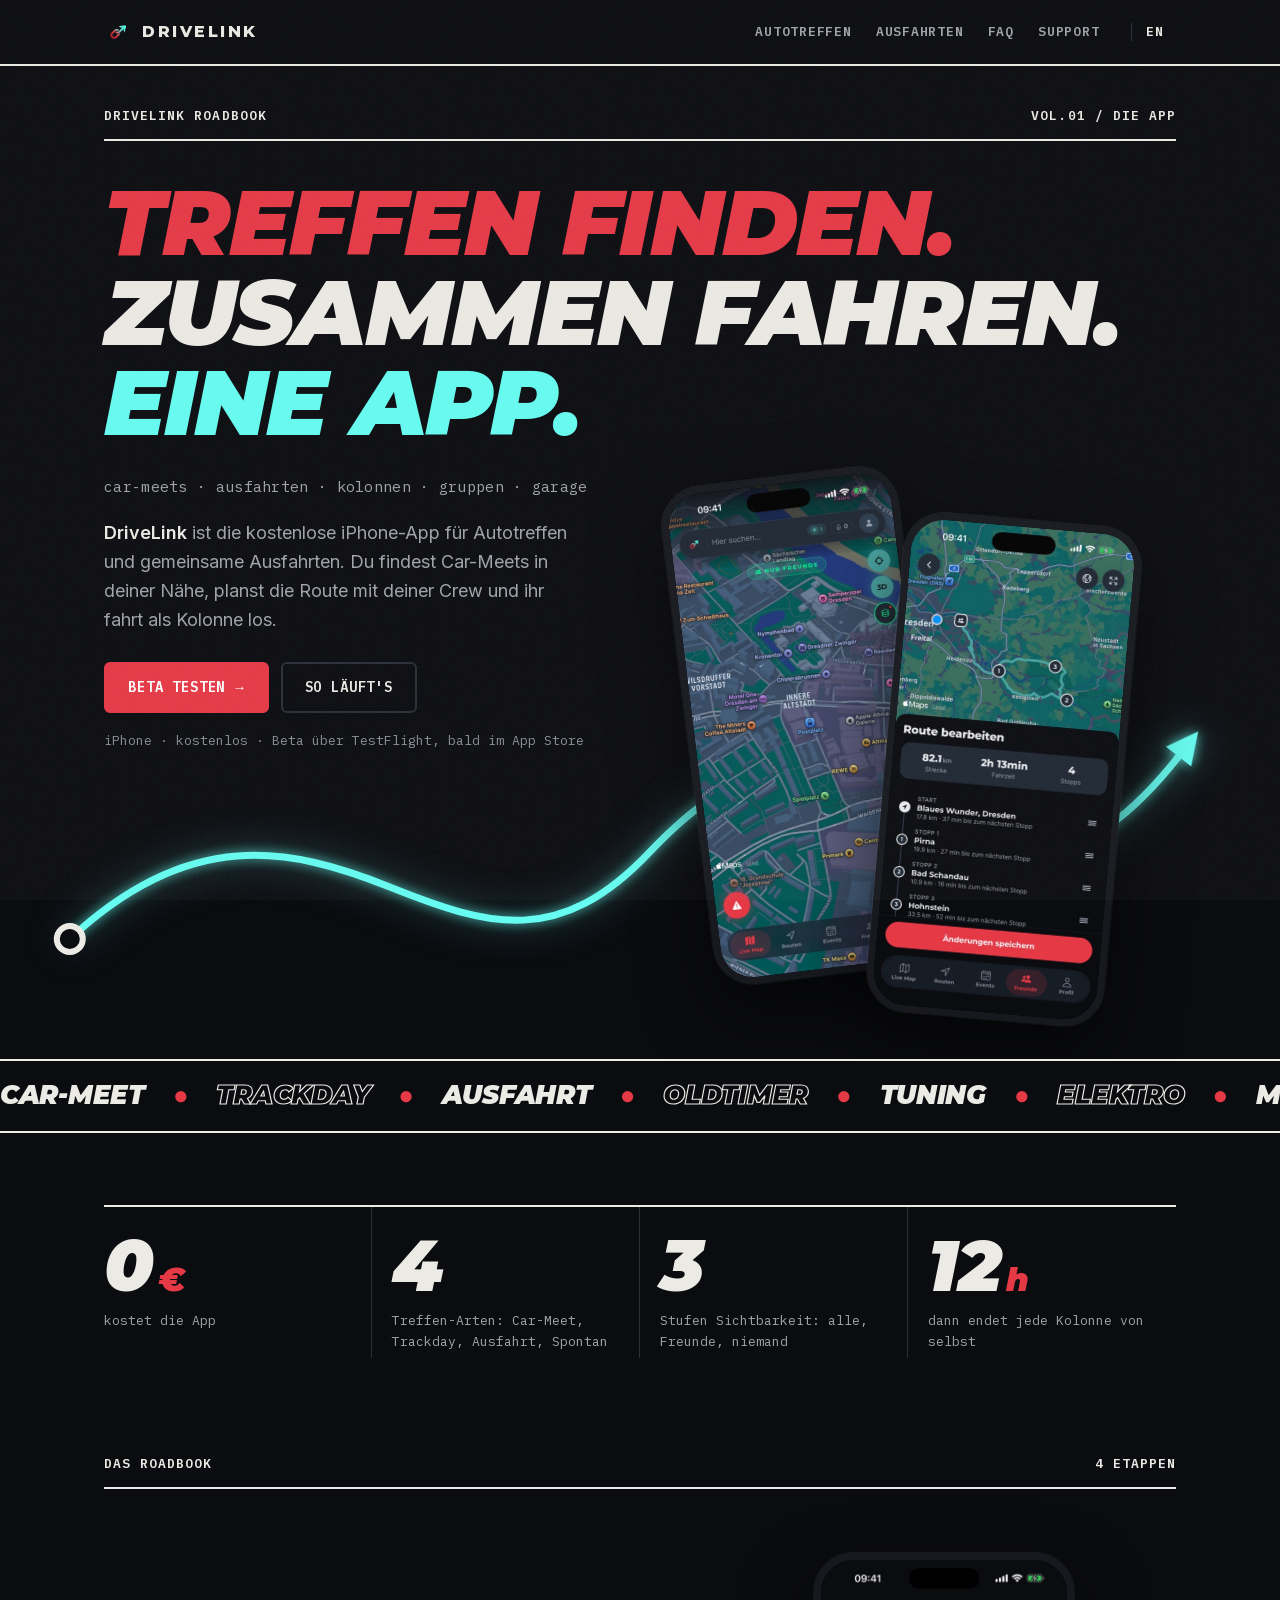
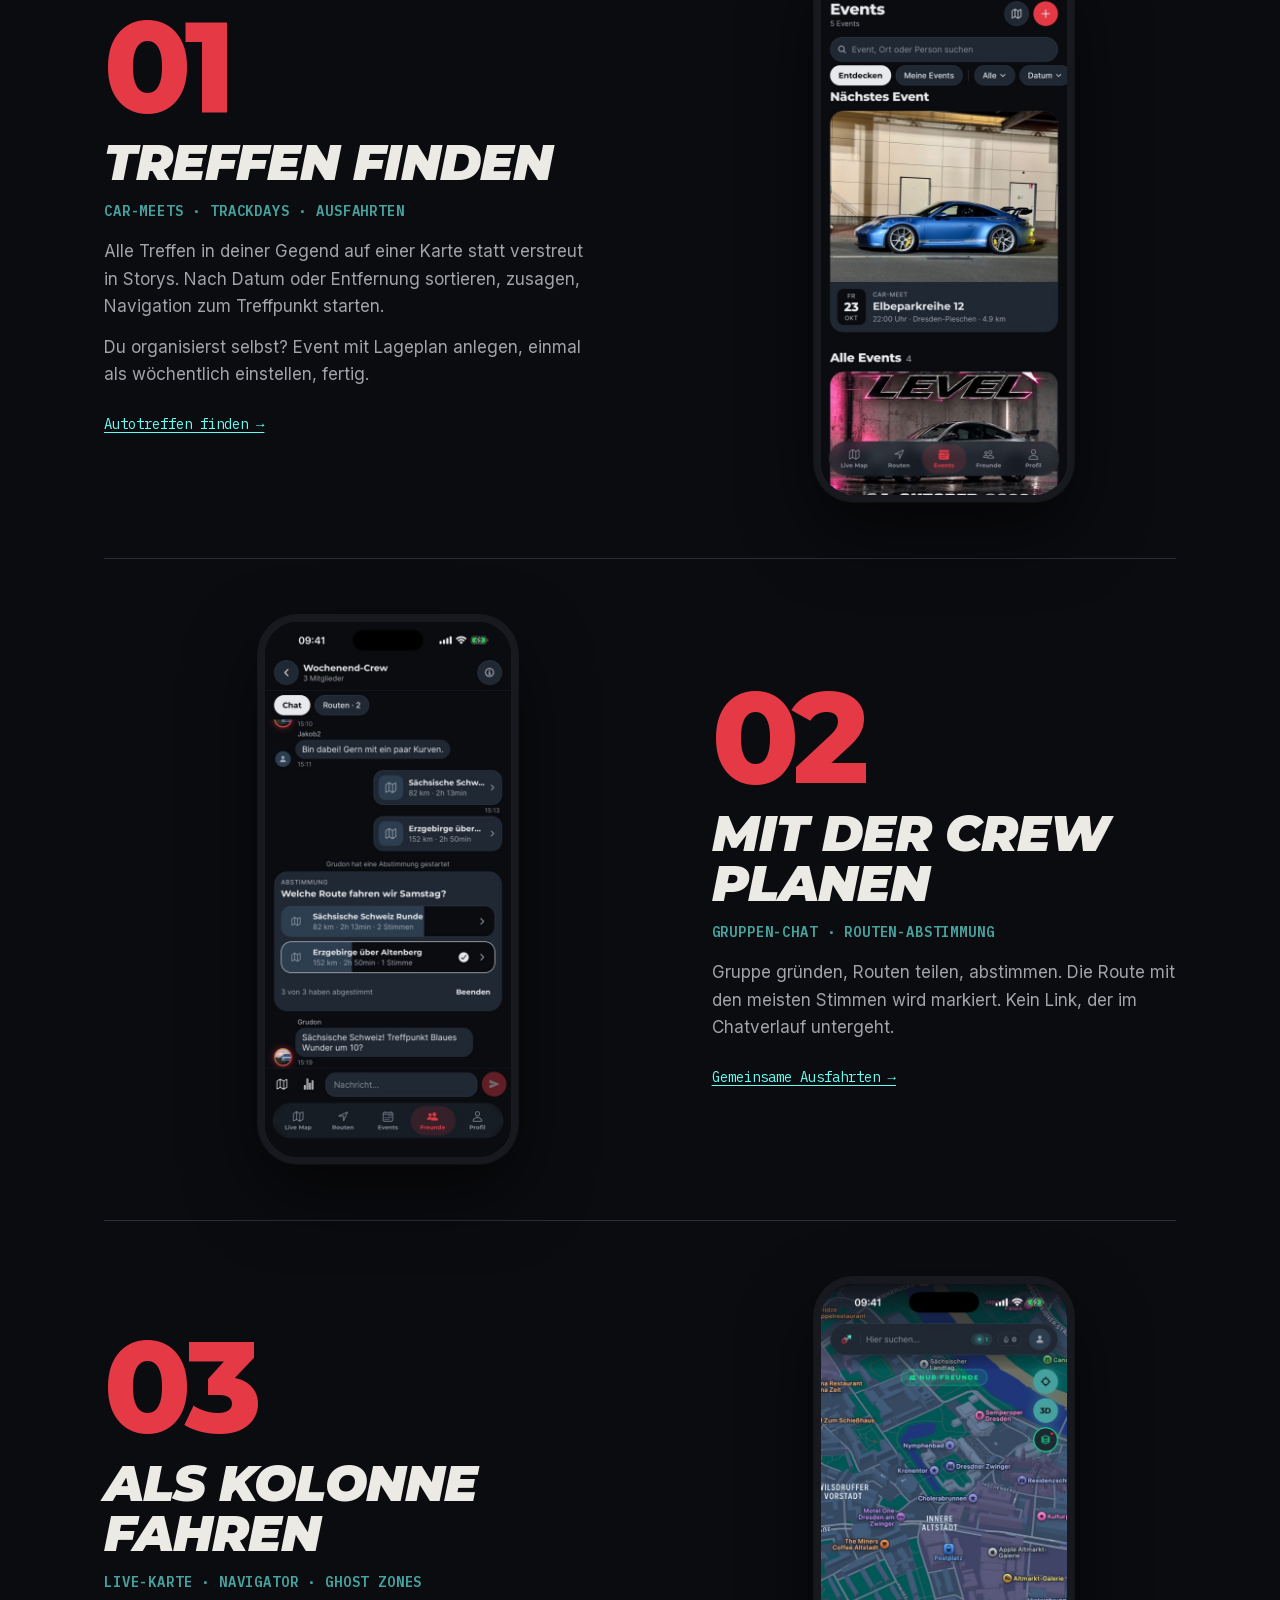
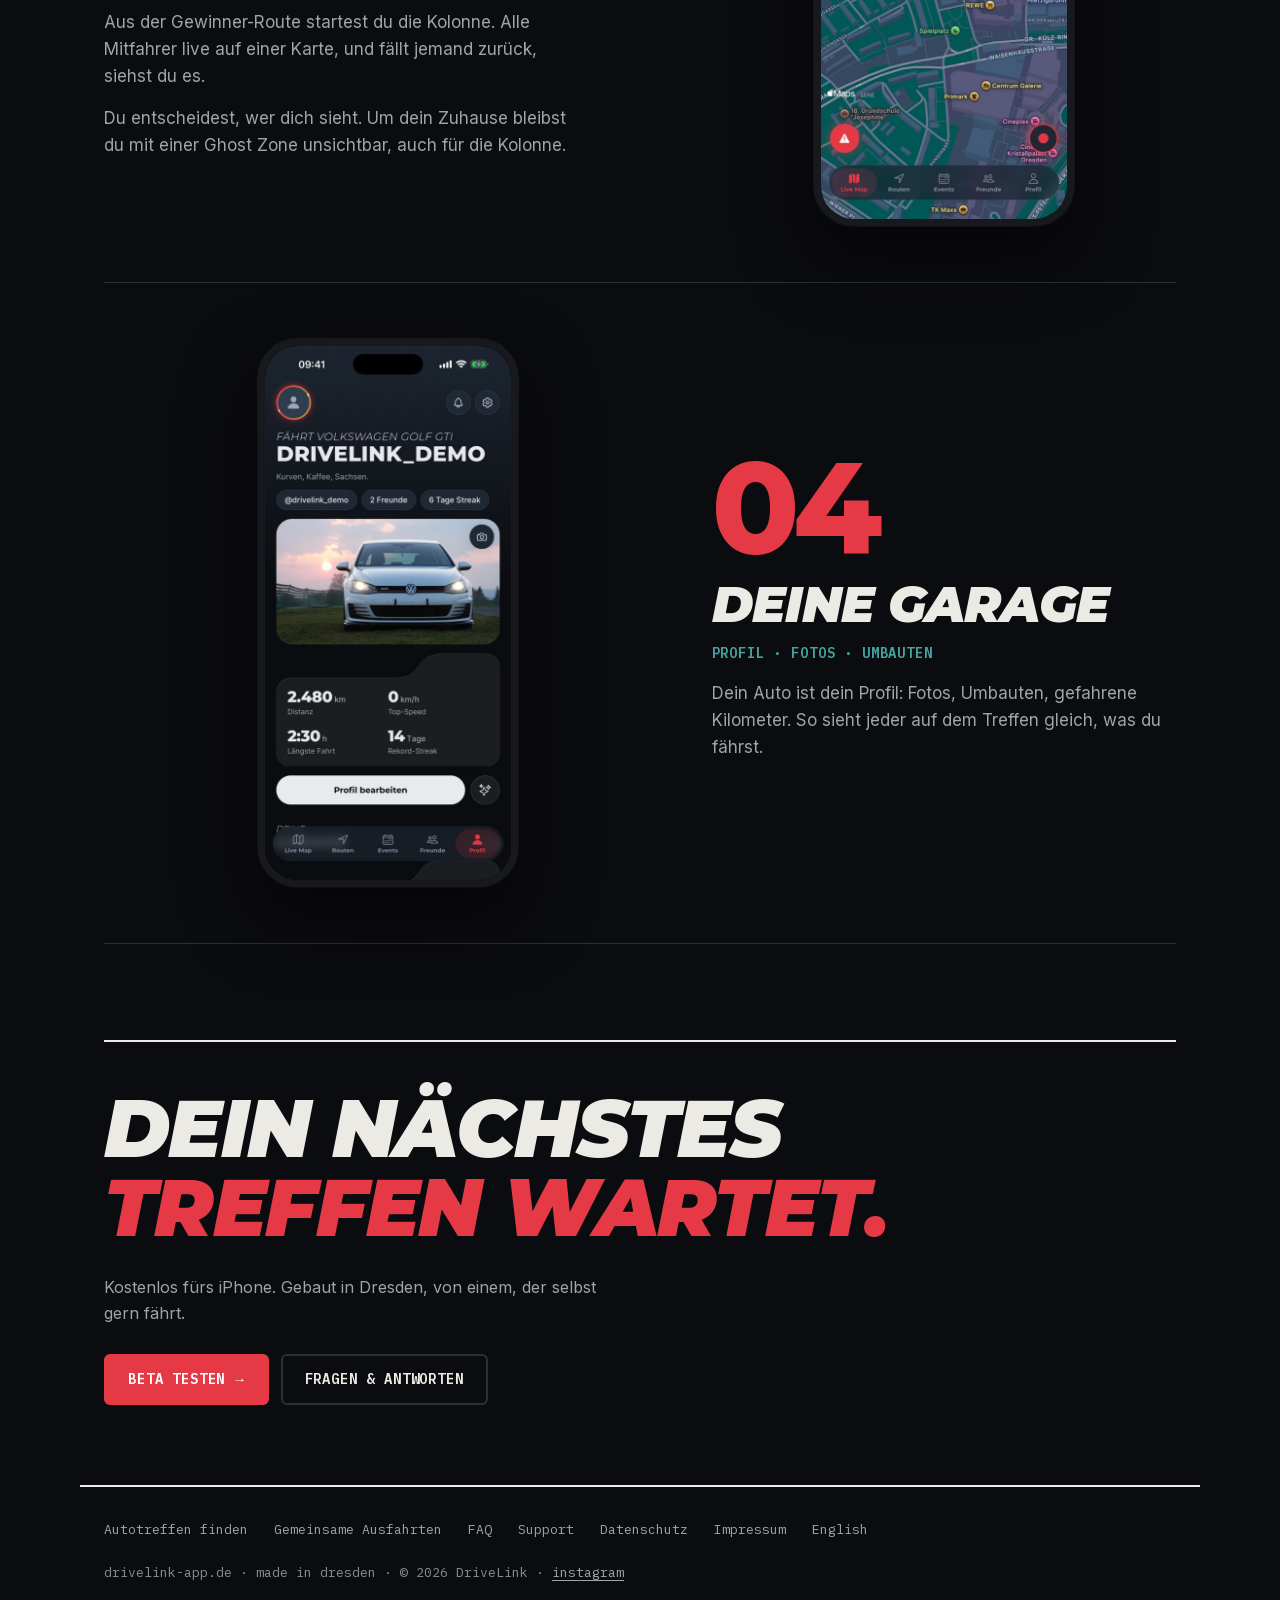
<file: index.html>
<!DOCTYPE html>
<html lang="de">
<head>
  <meta charset="UTF-8">
  <meta name="viewport" content="width=device-width, initial-scale=1.0">
  <title>DriveLink – App für Autotreffen &amp; gemeinsame Ausfahrten (iPhone)</title>
  <meta name="description" content="Kostenlose iPhone-App für Autotreffen und gemeinsame Ausfahrten: Car-Meets in deiner Nähe finden, Routen planen und als Kolonne fahren.">
  <link rel="canonical" href="https://drivelink-app.de/">
  <link rel="alternate" hreflang="de" href="https://drivelink-app.de/">
  <link rel="alternate" hreflang="en" href="https://drivelink-app.de/en/">
  <link rel="alternate" hreflang="x-default" href="https://drivelink-app.de/en/">
  <!-- Nach App-Store-Freigabe wieder rein: <meta name="apple-itunes-app" content="app-id=6761045574"> -->
  <meta name="theme-color" content="#0B0C10">
  <meta property="og:type" content="website">
  <meta property="og:site_name" content="DriveLink">
  <meta property="og:title" content="DriveLink – App für Autotreffen &amp; gemeinsame Ausfahrten">
  <meta property="og:description" content="Car-Meets finden, Routen planen, als Kolonne fahren. Kostenlos fürs iPhone.">
  <meta property="og:url" content="https://drivelink-app.de/">
  <meta property="og:image" content="https://drivelink-app.de/assets/screens/planer.jpg">
  <meta property="og:locale" content="de_DE">
  <link rel="icon" type="image/png" href="assets/drivelink-logo-180.png">
  <link rel="apple-touch-icon" href="assets/drivelink-logo-180.png">
  <link rel="preload" href="assets/fonts/montserrat-900i.woff2" as="font" type="font/woff2" crossorigin>
  <link rel="stylesheet" href="styles.css">
  <script>document.documentElement.classList.add('js');</script>
  <script type="application/ld+json">
  {
    "@context": "https://schema.org",
    "@graph": [
      {
        "@type": "MobileApplication",
        "@id": "https://drivelink-app.de/#app",
        "name": "DriveLink",
        "alternateName": "DriveLink – Auto-Community",
        "description": "Kostenlose iPhone-App für Autotreffen und gemeinsame Ausfahrten: Car-Meets, Tuning- und Oldtimer-Treffen in der Nähe finden, Events anlegen, Routen planen und aufzeichnen, in Gruppen abstimmen und als Kolonne mit Live-Karte fahren.",
        "url": "https://drivelink-app.de/",
        "downloadUrl": "https://testflight.apple.com/join/Xghwh1vr",
        "operatingSystem": "iOS",
        "applicationCategory": "SocialNetworkingApplication",
        "inLanguage": ["de", "en"],
        "image": "https://drivelink-app.de/assets/drivelink-logo.png",
        "screenshot": [
          "https://drivelink-app.de/assets/screens/planer.jpg",
          "https://drivelink-app.de/assets/screens/events.jpg",
          "https://drivelink-app.de/assets/screens/gruppe.jpg",
          "https://drivelink-app.de/assets/screens/karte-3d.jpg",
          "https://drivelink-app.de/assets/screens/garage.jpg"
        ],
        "featureList": [
          "Autotreffen und Car-Meets in der Nähe finden",
          "Events anlegen, auch wiederkehrend und mit Lageplan",
          "Routen planen und aufzeichnen",
          "Gruppen mit Chat und Routen-Abstimmung",
          "Kolonnen mit Live-Karte aller Mitfahrer",
          "Ghost Zones und einstellbare Sichtbarkeit"
        ],
        "offers": { "@type": "Offer", "price": "0", "priceCurrency": "EUR" },
        "publisher": { "@id": "https://drivelink-app.de/#org" }
      },
      {
        "@type": "Organization",
        "@id": "https://drivelink-app.de/#org",
        "name": "DriveLink",
        "url": "https://drivelink-app.de/",
        "logo": "https://drivelink-app.de/assets/drivelink-logo.png",
        "email": "support.drivelink.app@gmail.com",
        "sameAs": [
          "https://www.instagram.com/drivelink.app/"
        ]
      },
      {
        "@type": "WebSite",
        "@id": "https://drivelink-app.de/#website",
        "name": "DriveLink",
        "url": "https://drivelink-app.de/",
        "inLanguage": "de",
        "publisher": { "@id": "https://drivelink-app.de/#org" }
      }
    ]
  }
  </script>
</head>
<body>


  <header class="site">
    <div class="wrap">
      <a href="./" class="brand">
        <img src="assets/drivelink-logo-180.png" alt="" width="28" height="28">
        DriveLink
      </a>
      <nav class="site" aria-label="Hauptmenü">
        <a href="autotreffen-finden.html">Autotreffen</a>
        <a href="gemeinsame-ausfahrten.html">Ausfahrten</a>
        <a href="faq.html">FAQ</a>
        <a href="support.html">Support</a>
        <a class="lang" href="en/" hreflang="en" lang="en" title="English version">EN</a>
      </nav>
    </div>
  </header>

  <main>
    <section class="hero">
      <div class="wrap">
        <svg class="route-svg" data-draw viewBox="0 0 1200 300" preserveAspectRatio="xMidYMax meet" aria-hidden="true">
          <path class="glow draw" pathLength="1" d="M30 262 C 150 150, 250 170, 350 210 S 520 270, 610 175 S 770 70, 870 130 S 1040 205, 1140 78"
                fill="none" stroke="#66FCF1" stroke-width="7" stroke-linecap="round"/>
          <circle cx="30" cy="262" r="13" fill="#0B0C10" stroke="#ECEAE4" stroke-width="6"/>
          <g transform="translate(1140 78) rotate(-52)">
            <polygon class="glow draw-end" points="-2,-16 30,0 -2,16" fill="#66FCF1"/>
          </g>
        </svg>

        <div class="rb-bar"><span>DriveLink Roadbook</span><span>Vol.01 / Die App</span></div>

        <h1 class="mega anim">
          <span class="l c-red">Treffen finden.</span>
          <span class="l c-line">Zusammen fahren.</span>
          <span class="l c-teal">Eine App.</span>
        </h1>

        <div class="hero-grid">
          <div>
            <p class="kicker-line">car-meets · ausfahrten · kolonnen · gruppen · garage</p>
            <p class="lead"><strong>DriveLink</strong> ist die kostenlose iPhone-App für Autotreffen und gemeinsame Ausfahrten. Du findest Car-Meets in deiner Nähe, planst die Route mit deiner Crew und ihr fahrt als Kolonne los.</p>
            <div class="cta-row">
              <a class="btn btn-primary" href="https://testflight.apple.com/join/Xghwh1vr">Beta testen <span class="arr" aria-hidden="true">→</span></a>
              <a class="btn btn-secondary" href="#roadbook">So läuft's</a>
            </div>
            <p class="fine">iPhone · kostenlos · Beta über TestFlight, bald im App Store</p>
          </div>

          <div class="hero-visual">
            <div class="phone phone-a float-a">
              <img src="assets/screens/karte-3d.jpg" alt="DriveLink Live-Karte von Dresden mit Spots und Sichtbarkeit „Nur Freunde“" width="506" height="1100">
            </div>
            <div class="phone phone-b float-b">
              <img src="assets/screens/planer.jpg" alt="DriveLink Routenplaner: Tour von Dresden durch die Sächsische Schweiz, 82 km mit 4 Stopps" width="506" height="1100" fetchpriority="high">
            </div>
          </div>
        </div>
      </div>
    </section>

    <div class="ticker" role="img" aria-label="Car-Meet, Trackday, Ausfahrt, Oldtimer, Tuning, Elektro, Motorrad, Spontan, Kolonne">
      <div class="ticker-track" aria-hidden="true">
        <span>Car-Meet</span><span class="dot">●</span><span class="alt">Trackday</span><span class="dot">●</span><span>Ausfahrt</span><span class="dot">●</span><span class="alt">Oldtimer</span><span class="dot">●</span><span>Tuning</span><span class="dot">●</span><span class="alt">Elektro</span><span class="dot">●</span><span>Motorrad</span><span class="dot">●</span><span class="alt">Spontan</span><span class="dot">●</span><span>Kolonne</span><span class="dot">●</span>
        <span>Car-Meet</span><span class="dot">●</span><span class="alt">Trackday</span><span class="dot">●</span><span>Ausfahrt</span><span class="dot">●</span><span class="alt">Oldtimer</span><span class="dot">●</span><span>Tuning</span><span class="dot">●</span><span class="alt">Elektro</span><span class="dot">●</span><span>Motorrad</span><span class="dot">●</span><span class="alt">Spontan</span><span class="dot">●</span><span>Kolonne</span><span class="dot">●</span>
      </div>
    </div>

    <div class="wrap">
      <section class="specs reveal" aria-label="DriveLink in Zahlen">
        <div class="spec"><span class="num"><span data-count="0">0</span><small>€</small></span><span class="lbl">kostet die App</span></div>
        <div class="spec"><span class="num"><span data-count="4">4</span></span><span class="lbl">Treffen-Arten: Car-Meet, Trackday, Ausfahrt, Spontan</span></div>
        <div class="spec"><span class="num"><span data-count="3">3</span></span><span class="lbl">Stufen Sichtbarkeit: alle, Freunde, niemand</span></div>
        <div class="spec"><span class="num"><span data-count="12">12</span><small>h</small></span><span class="lbl">dann endet jede Kolonne von selbst</span></div>
      </section>

      <section class="stages" id="roadbook">
        <div class="rb-bar"><span>Das Roadbook</span><span>4 Etappen</span></div>

        <article class="stage">
          <div class="stage-copy reveal">
            <span class="stage-no">01</span>
            <h2>Treffen finden</h2>
            <p class="meta">Car-Meets · Trackdays · Ausfahrten</p>
            <p>Alle Treffen in deiner Gegend auf einer Karte statt verstreut in Storys. Nach Datum oder Entfernung sortieren, zusagen, Navigation zum Treffpunkt starten.</p>
            <p>Du organisierst selbst? Event mit Lageplan anlegen, einmal als wöchentlich einstellen, fertig.</p>
            <a class="more" href="autotreffen-finden.html">Autotreffen finden →</a>
          </div>
          <div class="stage-shot reveal d1">
            <div class="phone"><img src="assets/screens/events.jpg" alt="DriveLink Events: nächstes Car-Meet in Dresden mit Datum und Entfernung" width="506" height="1100" loading="lazy"></div>
          </div>
        </article>

        <article class="stage flip">
          <div class="stage-copy reveal">
            <span class="stage-no">02</span>
            <h2>Mit der Crew planen</h2>
            <p class="meta">Gruppen-Chat · Routen-Abstimmung</p>
            <p>Gruppe gründen, Routen teilen, abstimmen. Die Route mit den meisten Stimmen wird markiert. Kein Link, der im Chatverlauf untergeht.</p>
            <a class="more" href="gemeinsame-ausfahrten.html">Gemeinsame Ausfahrten →</a>
          </div>
          <div class="stage-shot reveal d1">
            <div class="phone"><img src="assets/screens/gruppe.jpg" alt="DriveLink Gruppen-Chat mit Abstimmung: Welche Route fahren wir Samstag?" width="506" height="1100" loading="lazy"></div>
          </div>
        </article>

        <article class="stage">
          <div class="stage-copy reveal">
            <span class="stage-no">03</span>
            <h2>Als Kolonne fahren</h2>
            <p class="meta">Live-Karte · Navigator · Ghost Zones</p>
            <p>Aus der Gewinner-Route startest du die Kolonne. Alle Mitfahrer live auf einer Karte, und fällt jemand zurück, siehst du es.</p>
            <p>Du entscheidest, wer dich sieht. Um dein Zuhause bleibst du mit einer Ghost Zone unsichtbar, auch für die Kolonne.</p>
          </div>
          <div class="stage-shot reveal d1">
            <div class="phone"><img src="assets/screens/karte-3d.jpg" alt="DriveLink Live-Karte in 3D mit Sichtbarkeit „Nur Freunde“" width="506" height="1100" loading="lazy"></div>
          </div>
        </article>

        <article class="stage flip">
          <div class="stage-copy reveal">
            <span class="stage-no">04</span>
            <h2>Deine Garage</h2>
            <p class="meta">Profil · Fotos · Umbauten</p>
            <p>Dein Auto ist dein Profil: Fotos, Umbauten, gefahrene Kilometer. So sieht jeder auf dem Treffen gleich, was du fährst.</p>
          </div>
          <div class="stage-shot reveal d1">
            <div class="phone"><img src="assets/screens/garage.jpg" alt="DriveLink Profil mit Garage: Volkswagen Golf GTI" width="506" height="1100" loading="lazy"></div>
          </div>
        </article>
      </section>

      <section class="finale reveal">
        <h2 class="mega"><span class="l c-line">Dein nächstes</span><span class="l c-red">Treffen wartet.</span></h2>
        <p>Kostenlos fürs iPhone. Gebaut in Dresden, von einem, der selbst gern fährt.</p>
        <div class="cta-row">
          <a class="btn btn-primary" href="https://testflight.apple.com/join/Xghwh1vr">Beta testen <span class="arr" aria-hidden="true">→</span></a>
          <a class="btn btn-secondary" href="faq.html">Fragen &amp; Antworten</a>
        </div>
      </section>
    </div>
  </main>

  <footer class="site">
    <div class="wrap">
      <div class="links">
        <a href="autotreffen-finden.html">Autotreffen finden</a>
        <a href="gemeinsame-ausfahrten.html">Gemeinsame Ausfahrten</a>
        <a href="faq.html">FAQ</a>
        <a href="support.html">Support</a>
        <a href="datenschutz.html">Datenschutz</a>
        <a href="impressum.html">Impressum</a>
        <a href="en/" hreflang="en" lang="en">English</a>
      </div>
      <p class="copy">drivelink-app.de · made in dresden · © 2026 DriveLink · <a href="https://www.instagram.com/drivelink.app/">instagram</a></p>
    </div>
  </footer>

  <script src="script.js"></script>
</body>
</html>
</file>
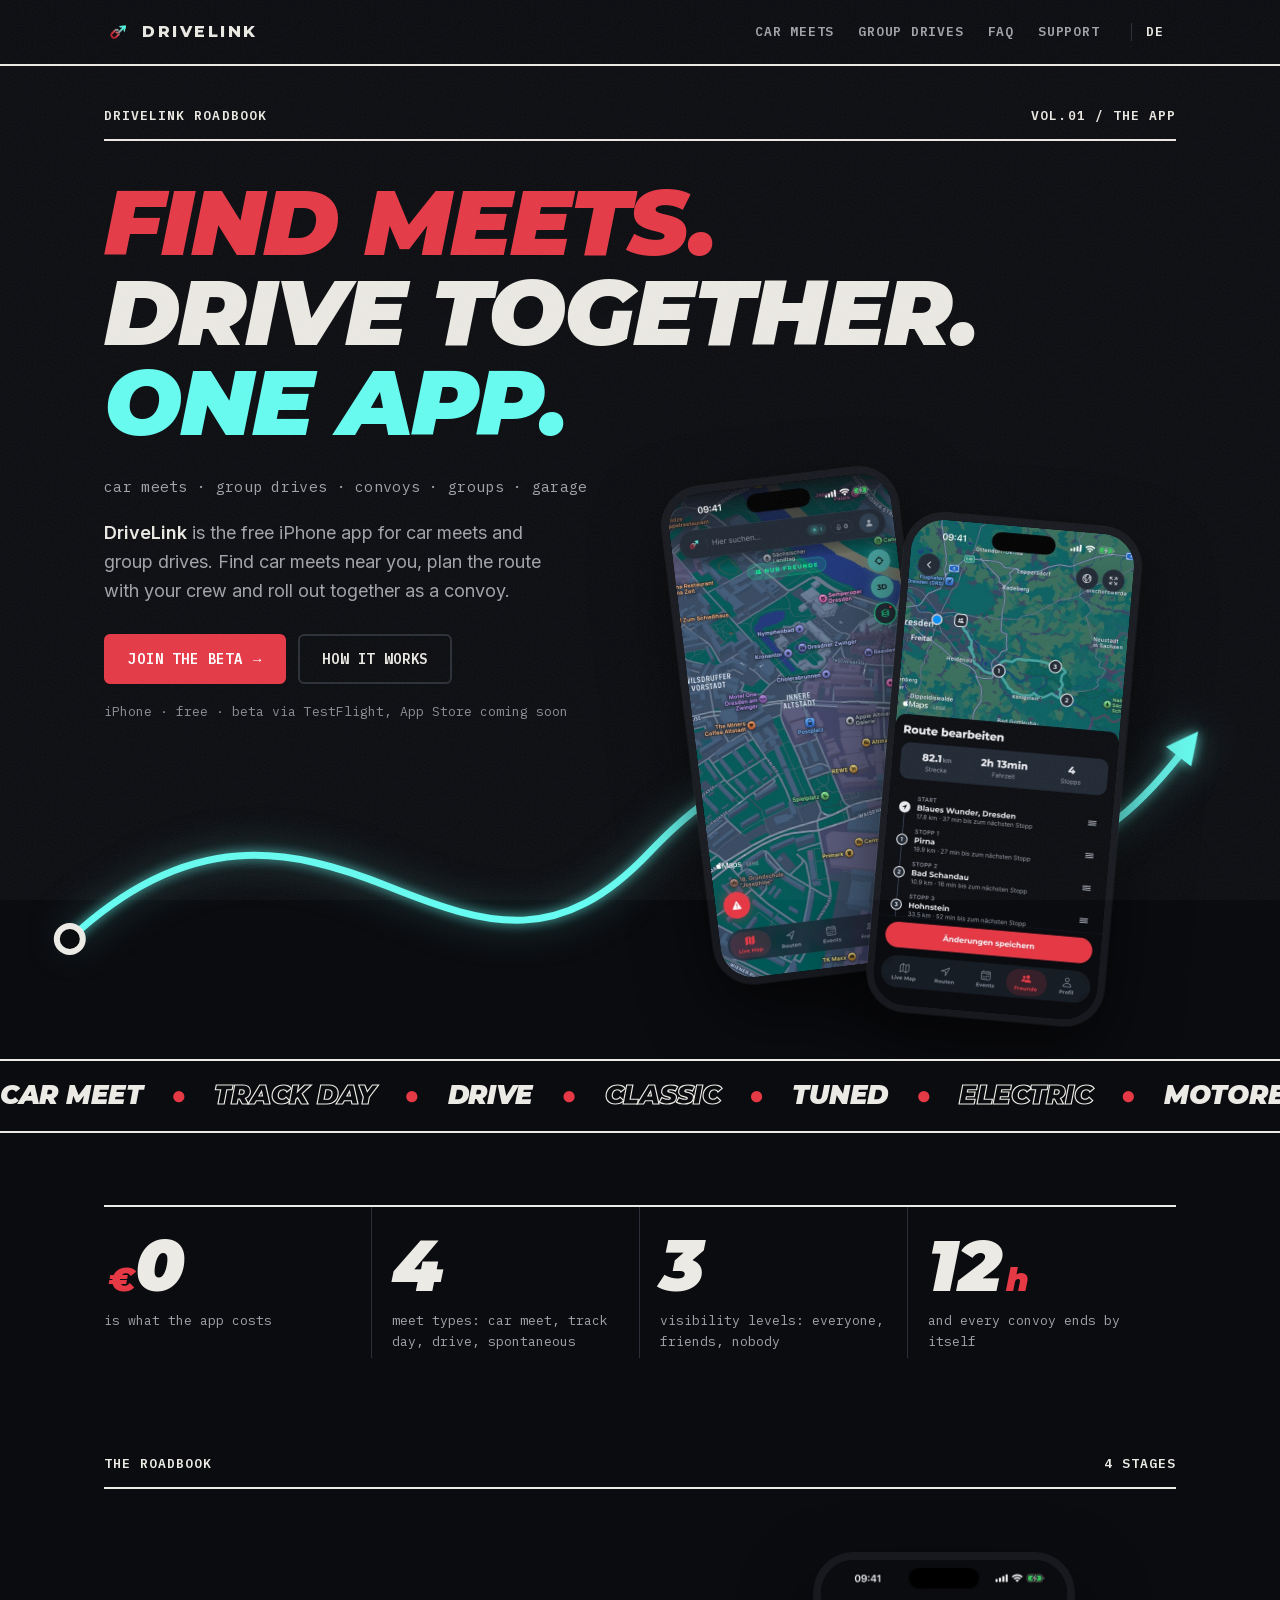
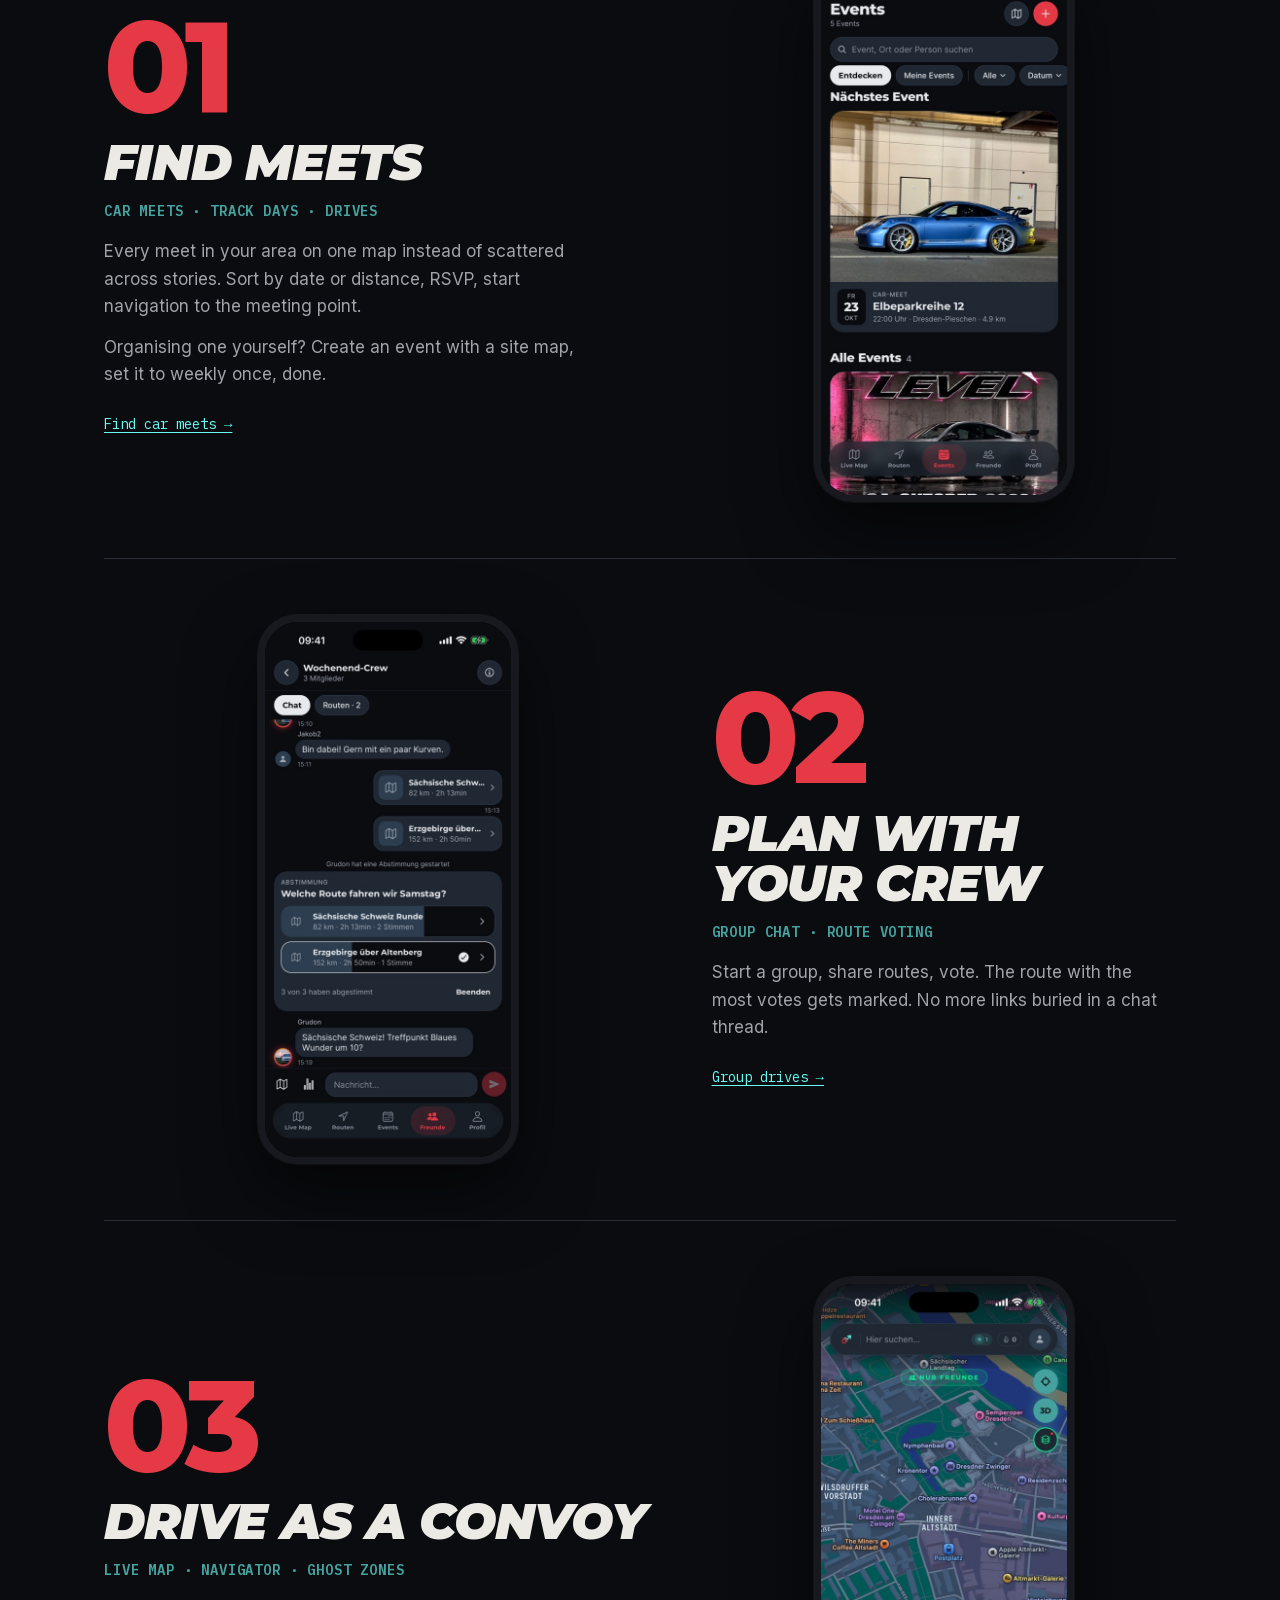
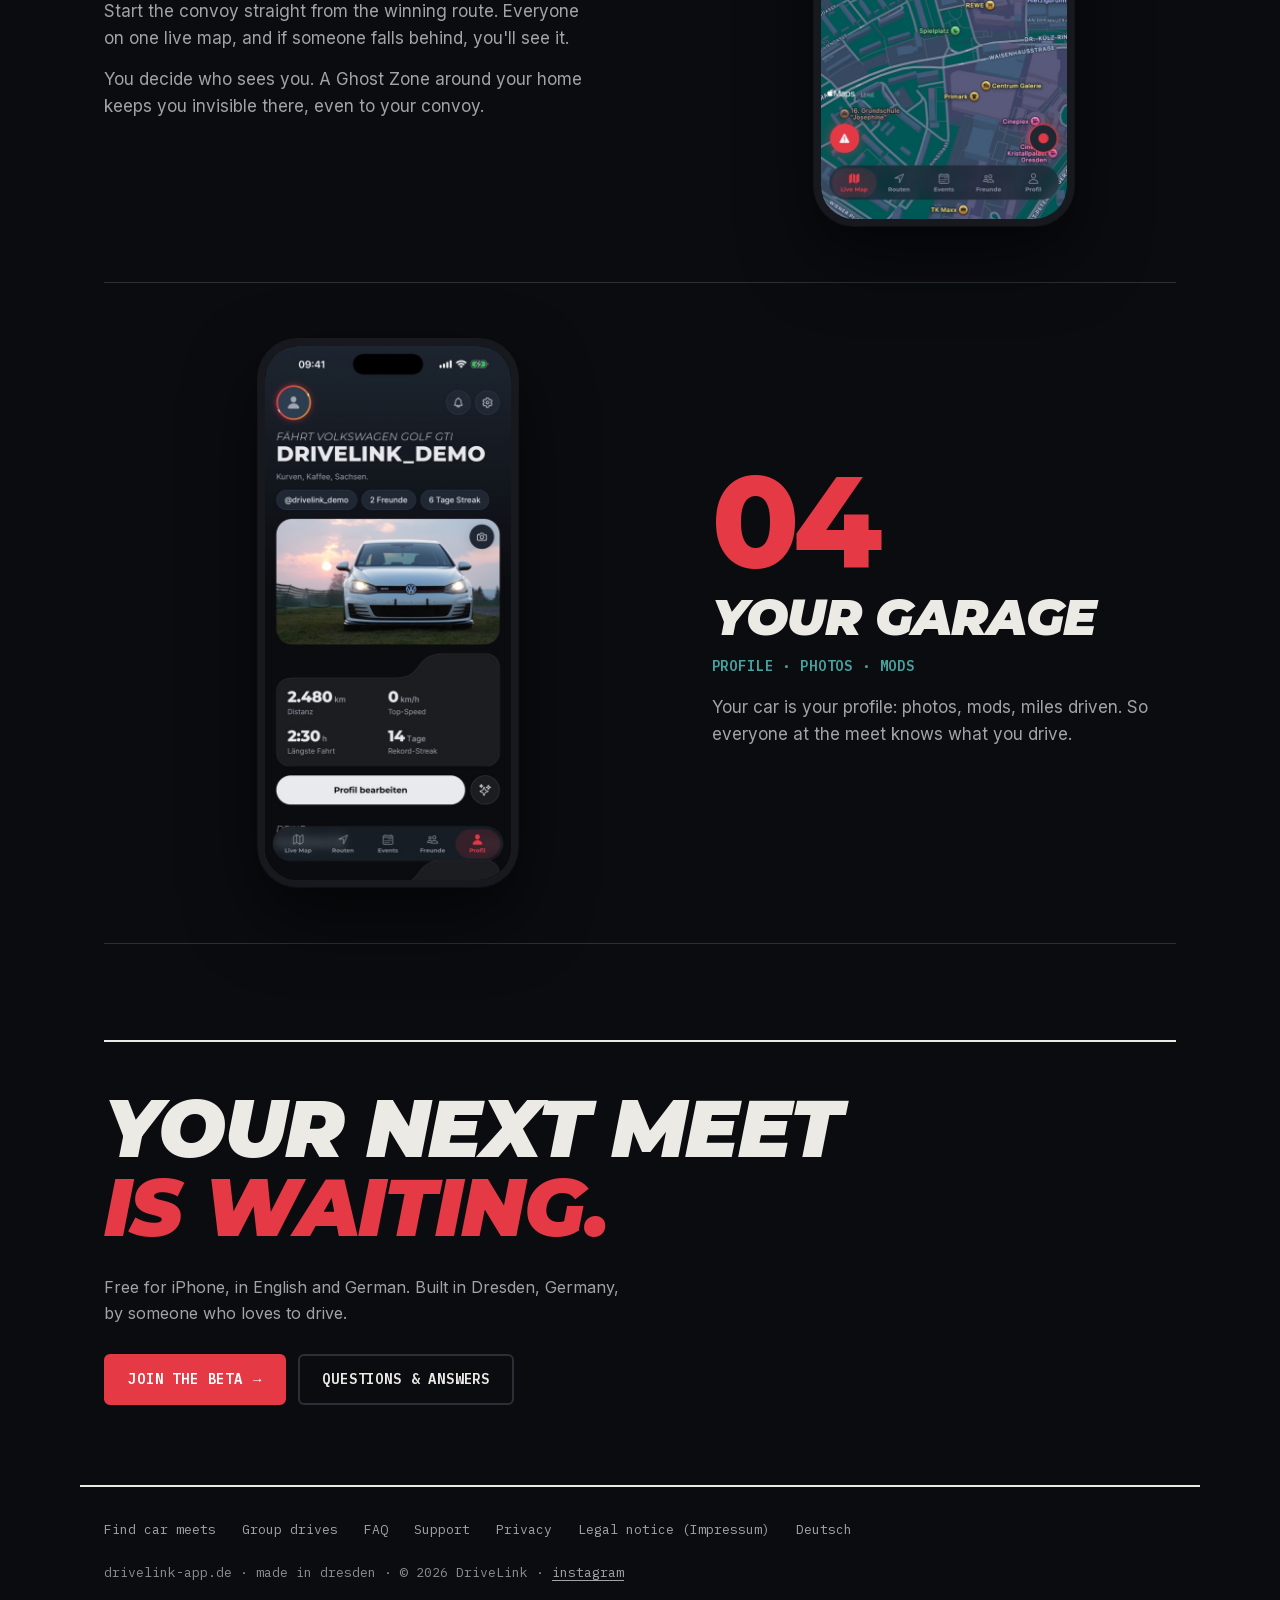
<file: en/index.html>
<!DOCTYPE html>
<html lang="en">
<head>
  <meta charset="UTF-8">
  <meta name="viewport" content="width=device-width, initial-scale=1.0">
  <title>DriveLink – App for Car Meets &amp; Group Drives (iPhone)</title>
  <meta name="description" content="Free iPhone app for car meets and group drives: find car meets near you, plan routes with your crew and drive together as a convoy.">
  <link rel="canonical" href="https://drivelink-app.de/en/">
  <link rel="alternate" hreflang="de" href="https://drivelink-app.de/">
  <link rel="alternate" hreflang="en" href="https://drivelink-app.de/en/">
  <link rel="alternate" hreflang="x-default" href="https://drivelink-app.de/en/">
  <meta name="theme-color" content="#0B0C10">
  <meta property="og:type" content="website">
  <meta property="og:site_name" content="DriveLink">
  <meta property="og:title" content="DriveLink – App for Car Meets &amp; Group Drives">
  <meta property="og:description" content="Find car meets, plan routes, drive as a convoy. Free for iPhone.">
  <meta property="og:url" content="https://drivelink-app.de/en/">
  <meta property="og:image" content="https://drivelink-app.de/assets/screens/planer.jpg">
  <meta property="og:locale" content="en_US">
  <meta property="og:locale:alternate" content="de_DE">
  <link rel="icon" type="image/png" href="../assets/drivelink-logo-180.png">
  <link rel="apple-touch-icon" href="../assets/drivelink-logo-180.png">
  <link rel="preload" href="../assets/fonts/montserrat-900i.woff2" as="font" type="font/woff2" crossorigin>
  <link rel="stylesheet" href="../styles.css">
  <script>document.documentElement.classList.add('js');</script>
  <script type="application/ld+json">
  {
    "@context": "https://schema.org",
    "@graph": [
      {
        "@type": "MobileApplication",
        "@id": "https://drivelink-app.de/#app",
        "name": "DriveLink",
        "alternateName": "DriveLink – Car Community",
        "description": "Free iPhone app for car meets and group drives: find car meets, tuner and classic car meets near you, create events, plan and record routes, vote on routes in groups and drive as a convoy on a live map.",
        "url": "https://drivelink-app.de/en/",
        "downloadUrl": "https://testflight.apple.com/join/Xghwh1vr",
        "operatingSystem": "iOS",
        "applicationCategory": "SocialNetworkingApplication",
        "inLanguage": ["en", "de"],
        "image": "https://drivelink-app.de/assets/drivelink-logo.png",
        "screenshot": [
          "https://drivelink-app.de/assets/screens/planer.jpg",
          "https://drivelink-app.de/assets/screens/events.jpg",
          "https://drivelink-app.de/assets/screens/gruppe.jpg",
          "https://drivelink-app.de/assets/screens/karte-3d.jpg",
          "https://drivelink-app.de/assets/screens/garage.jpg"
        ],
        "featureList": [
          "Find car meets near you",
          "Create events, including recurring ones with a site map",
          "Plan and record routes",
          "Groups with chat and route voting",
          "Convoys with all drivers on a live map",
          "Ghost Zones and adjustable map visibility"
        ],
        "offers": { "@type": "Offer", "price": "0", "priceCurrency": "EUR" },
        "publisher": { "@id": "https://drivelink-app.de/#org" }
      },
      {
        "@type": "Organization",
        "@id": "https://drivelink-app.de/#org",
        "name": "DriveLink",
        "url": "https://drivelink-app.de/",
        "logo": "https://drivelink-app.de/assets/drivelink-logo.png",
        "email": "support.drivelink.app@gmail.com",
        "sameAs": ["https://www.instagram.com/drivelink.app/"]
      }
    ]
  }
  </script>
</head>
<body>

  <header class="site">
    <div class="wrap">
      <a href="./" class="brand">
        <img src="../assets/drivelink-logo-180.png" alt="" width="28" height="28">
        DriveLink
      </a>
      <nav class="site" aria-label="Main menu">
        <a href="car-meets.html">Car meets</a>
        <a href="group-drives.html">Group drives</a>
        <a href="faq.html">FAQ</a>
        <a href="support.html">Support</a>
        <a class="lang" href="../" hreflang="de" lang="de" title="Deutsche Version">DE</a>
      </nav>
    </div>
  </header>

  <main>
    <section class="hero">
      <div class="wrap">
        <svg class="route-svg" data-draw viewBox="0 0 1200 300" preserveAspectRatio="xMidYMax meet" aria-hidden="true">
          <path class="glow draw" pathLength="1" d="M30 262 C 150 150, 250 170, 350 210 S 520 270, 610 175 S 770 70, 870 130 S 1040 205, 1140 78"
                fill="none" stroke="#66FCF1" stroke-width="7" stroke-linecap="round"/>
          <circle cx="30" cy="262" r="13" fill="#0B0C10" stroke="#ECEAE4" stroke-width="6"/>
          <g transform="translate(1140 78) rotate(-52)">
            <polygon class="glow draw-end" points="-2,-16 30,0 -2,16" fill="#66FCF1"/>
          </g>
        </svg>

        <div class="rb-bar"><span>DriveLink Roadbook</span><span>Vol.01 / The App</span></div>

        <h1 class="mega anim">
          <span class="l c-red">Find meets.</span>
          <span class="l c-line">Drive together.</span>
          <span class="l c-teal">One app.</span>
        </h1>

        <div class="hero-grid">
          <div>
            <p class="kicker-line">car meets · group drives · convoys · groups · garage</p>
            <p class="lead"><strong>DriveLink</strong> is the free iPhone app for car meets and group drives. Find car meets near you, plan the route with your crew and roll out together as a convoy.</p>
            <div class="cta-row">
              <a class="btn btn-primary" href="https://testflight.apple.com/join/Xghwh1vr">Join the beta <span class="arr" aria-hidden="true">→</span></a>
              <a class="btn btn-secondary" href="#roadbook">How it works</a>
            </div>
            <p class="fine">iPhone · free · beta via TestFlight, App Store coming soon</p>
          </div>

          <div class="hero-visual">
            <div class="phone phone-a float-a">
              <img src="../assets/screens/karte-3d.jpg" alt="DriveLink live map of Dresden with spots and visibility set to friends only" width="506" height="1100">
            </div>
            <div class="phone phone-b float-b">
              <img src="../assets/screens/planer.jpg" alt="DriveLink route planner: tour from Dresden through Saxon Switzerland, 82 km with 4 stops" width="506" height="1100" fetchpriority="high">
            </div>
          </div>
        </div>
      </div>
    </section>

    <div class="ticker" role="img" aria-label="Car meet, track day, drive, classic, tuned, electric, motorbike, spontaneous, convoy">
      <div class="ticker-track" aria-hidden="true">
        <span>Car meet</span><span class="dot">●</span><span class="alt">Track day</span><span class="dot">●</span><span>Drive</span><span class="dot">●</span><span class="alt">Classic</span><span class="dot">●</span><span>Tuned</span><span class="dot">●</span><span class="alt">Electric</span><span class="dot">●</span><span>Motorbike</span><span class="dot">●</span><span class="alt">Spontaneous</span><span class="dot">●</span><span>Convoy</span><span class="dot">●</span>
        <span>Car meet</span><span class="dot">●</span><span class="alt">Track day</span><span class="dot">●</span><span>Drive</span><span class="dot">●</span><span class="alt">Classic</span><span class="dot">●</span><span>Tuned</span><span class="dot">●</span><span class="alt">Electric</span><span class="dot">●</span><span>Motorbike</span><span class="dot">●</span><span class="alt">Spontaneous</span><span class="dot">●</span><span>Convoy</span><span class="dot">●</span>
      </div>
    </div>

    <div class="wrap">
      <section class="specs reveal" aria-label="DriveLink in numbers">
        <div class="spec"><span class="num"><small>€</small><span data-count="0">0</span></span><span class="lbl">is what the app costs</span></div>
        <div class="spec"><span class="num"><span data-count="4">4</span></span><span class="lbl">meet types: car meet, track day, drive, spontaneous</span></div>
        <div class="spec"><span class="num"><span data-count="3">3</span></span><span class="lbl">visibility levels: everyone, friends, nobody</span></div>
        <div class="spec"><span class="num"><span data-count="12">12</span><small>h</small></span><span class="lbl">and every convoy ends by itself</span></div>
      </section>

      <section class="stages" id="roadbook">
        <div class="rb-bar"><span>The Roadbook</span><span>4 stages</span></div>

        <article class="stage">
          <div class="stage-copy reveal">
            <span class="stage-no">01</span>
            <h2>Find meets</h2>
            <p class="meta">Car meets · Track days · Drives</p>
            <p>Every meet in your area on one map instead of scattered across stories. Sort by date or distance, RSVP, start navigation to the meeting point.</p>
            <p>Organising one yourself? Create an event with a site map, set it to weekly once, done.</p>
            <a class="more" href="car-meets.html">Find car meets →</a>
          </div>
          <div class="stage-shot reveal d1">
            <div class="phone"><img src="../assets/screens/events.jpg" alt="DriveLink events: next car meet in Dresden with date and distance" width="506" height="1100" loading="lazy"></div>
          </div>
        </article>

        <article class="stage flip">
          <div class="stage-copy reveal">
            <span class="stage-no">02</span>
            <h2>Plan with your crew</h2>
            <p class="meta">Group chat · Route voting</p>
            <p>Start a group, share routes, vote. The route with the most votes gets marked. No more links buried in a chat thread.</p>
            <a class="more" href="group-drives.html">Group drives →</a>
          </div>
          <div class="stage-shot reveal d1">
            <div class="phone"><img src="../assets/screens/gruppe.jpg" alt="DriveLink group chat with a vote: which route are we driving on Saturday?" width="506" height="1100" loading="lazy"></div>
          </div>
        </article>

        <article class="stage">
          <div class="stage-copy reveal">
            <span class="stage-no">03</span>
            <h2>Drive as a convoy</h2>
            <p class="meta">Live map · Navigator · Ghost Zones</p>
            <p>Start the convoy straight from the winning route. Everyone on one live map, and if someone falls behind, you'll see it.</p>
            <p>You decide who sees you. A Ghost Zone around your home keeps you invisible there, even to your convoy.</p>
          </div>
          <div class="stage-shot reveal d1">
            <div class="phone"><img src="../assets/screens/karte-3d.jpg" alt="DriveLink 3D live map with visibility set to friends only" width="506" height="1100" loading="lazy"></div>
          </div>
        </article>

        <article class="stage flip">
          <div class="stage-copy reveal">
            <span class="stage-no">04</span>
            <h2>Your garage</h2>
            <p class="meta">Profile · Photos · Mods</p>
            <p>Your car is your profile: photos, mods, miles driven. So everyone at the meet knows what you drive.</p>
          </div>
          <div class="stage-shot reveal d1">
            <div class="phone"><img src="../assets/screens/garage.jpg" alt="DriveLink profile with garage: Volkswagen Golf GTI" width="506" height="1100" loading="lazy"></div>
          </div>
        </article>
      </section>

      <section class="finale reveal">
        <h2 class="mega"><span class="l c-line">Your next meet</span><span class="l c-red">is waiting.</span></h2>
        <p>Free for iPhone, in English and German. Built in Dresden, Germany, by someone who loves to drive.</p>
        <div class="cta-row">
          <a class="btn btn-primary" href="https://testflight.apple.com/join/Xghwh1vr">Join the beta <span class="arr" aria-hidden="true">→</span></a>
          <a class="btn btn-secondary" href="faq.html">Questions &amp; answers</a>
        </div>
      </section>
    </div>
  </main>

  <footer class="site">
    <div class="wrap">
      <div class="links">
        <a href="car-meets.html">Find car meets</a>
        <a href="group-drives.html">Group drives</a>
        <a href="faq.html">FAQ</a>
        <a href="support.html">Support</a>
        <a href="privacy.html">Privacy</a>
        <a href="../impressum.html" hreflang="de">Legal notice (Impressum)</a>
        <a href="../" hreflang="de" lang="de">Deutsch</a>
      </div>
      <p class="copy">drivelink-app.de · made in dresden · © 2026 DriveLink · <a href="https://www.instagram.com/drivelink.app/">instagram</a></p>
    </div>
  </footer>

  <script src="../script.js"></script>
</body>
</html>
</file>
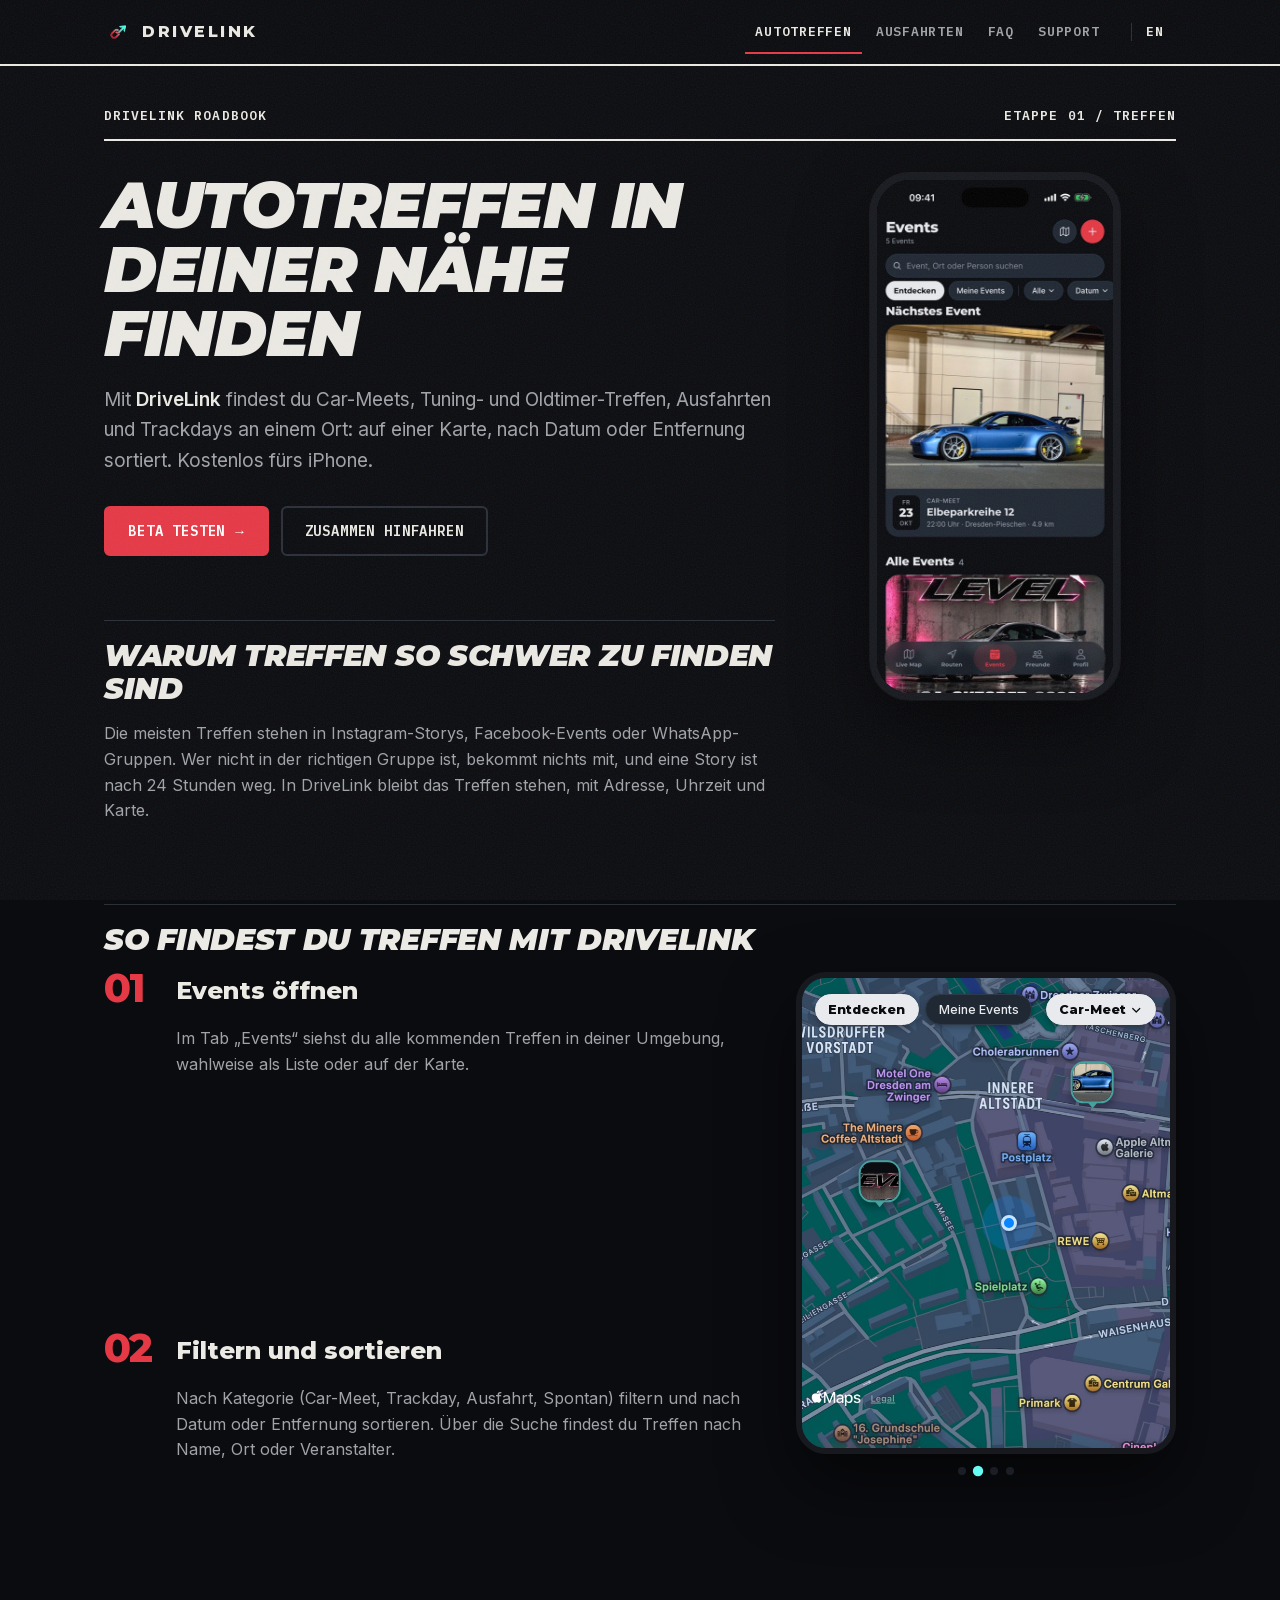
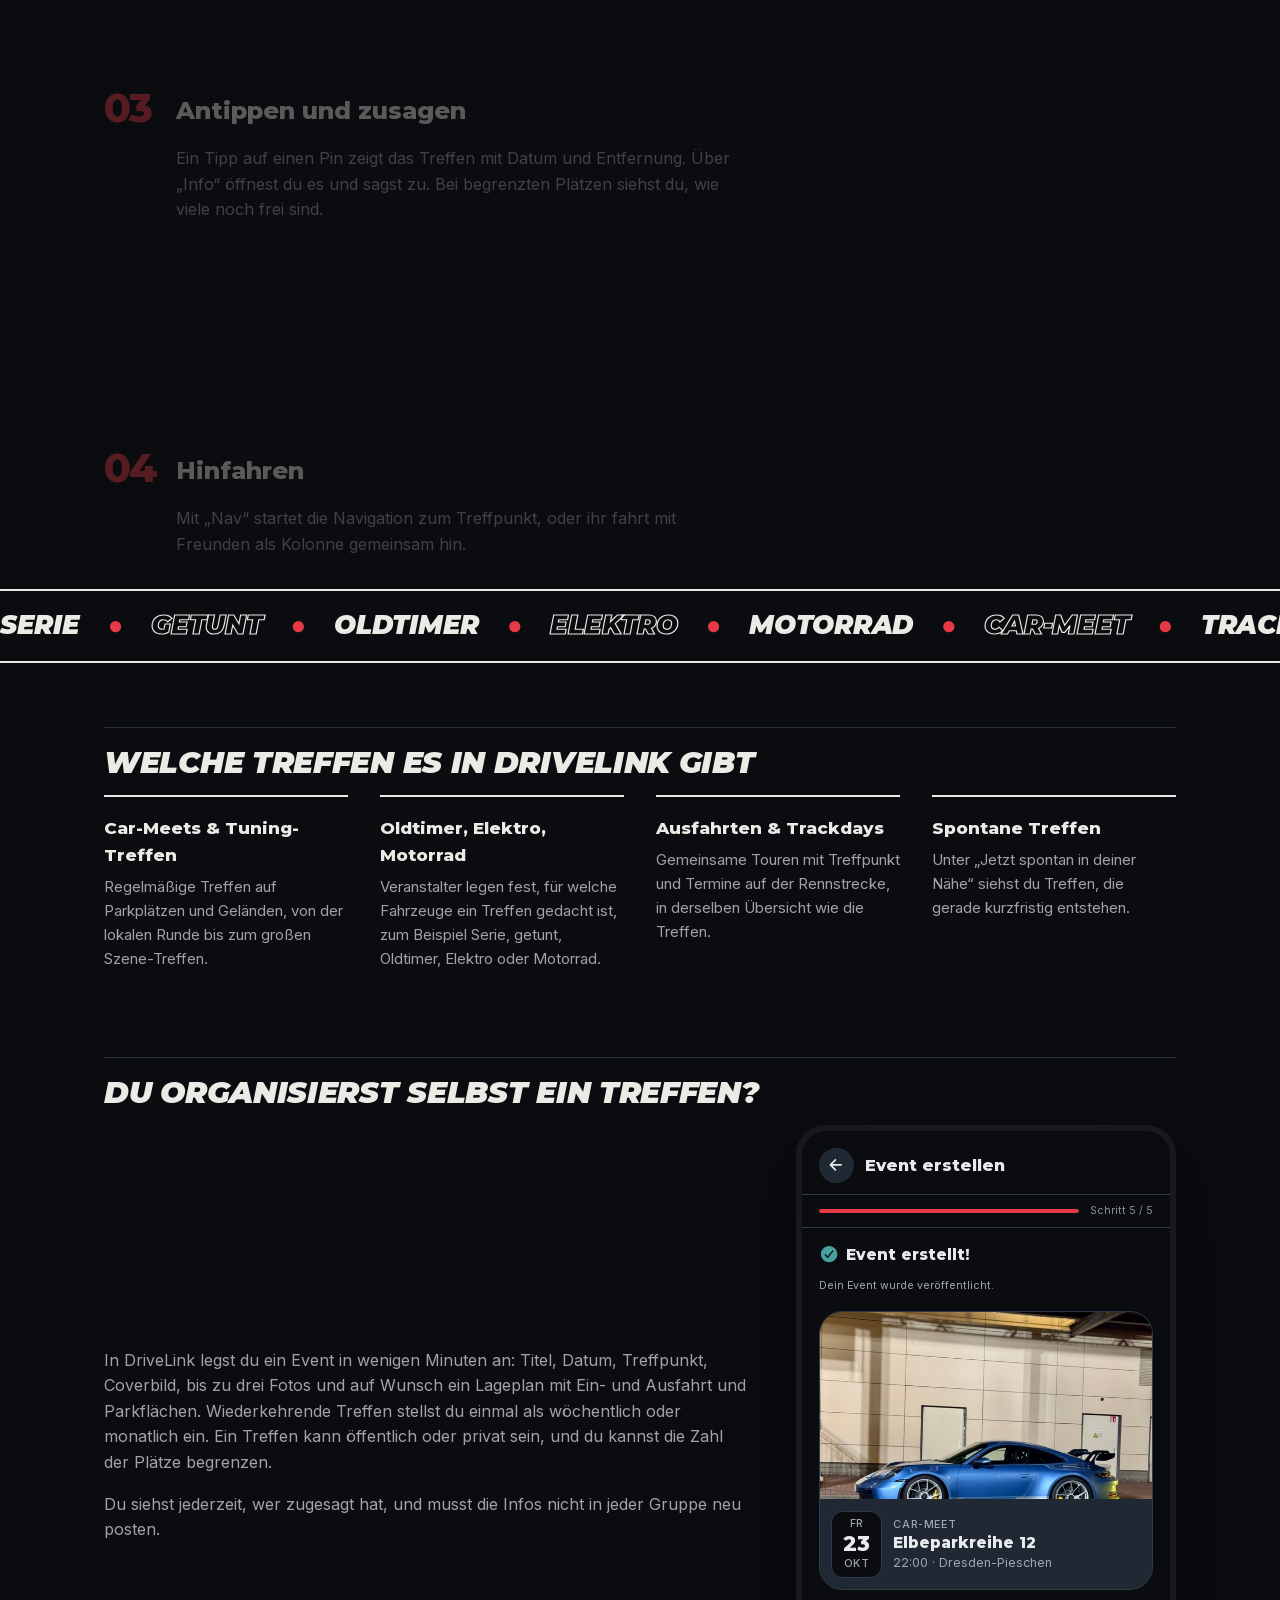
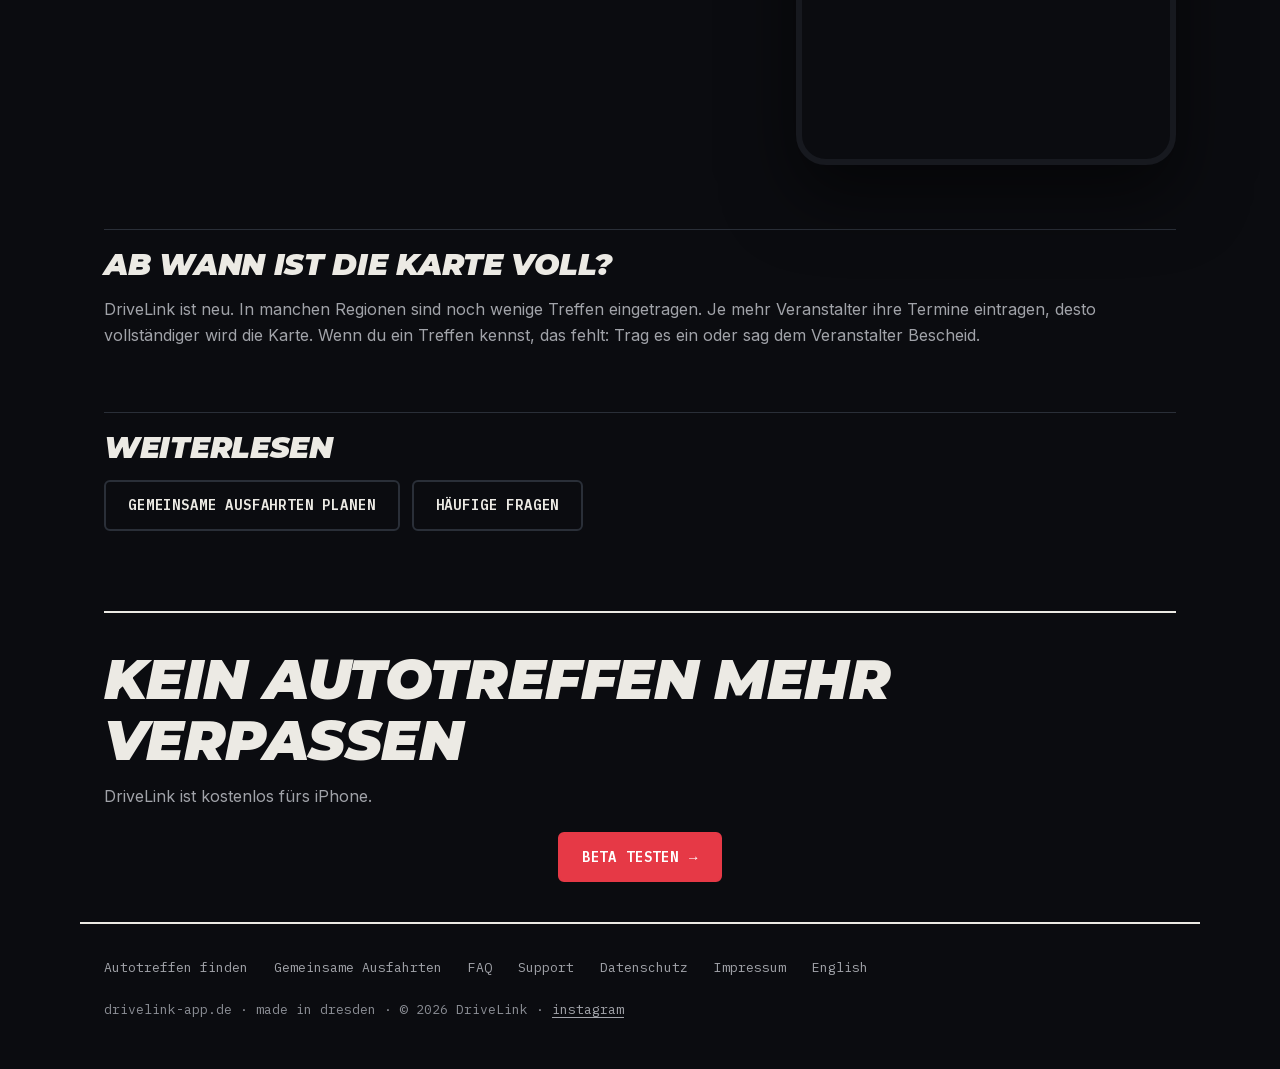
<file: autotreffen-finden.html>
<!DOCTYPE html>
<html lang="de">
<head>
  <meta charset="UTF-8">
  <meta name="viewport" content="width=device-width, initial-scale=1.0">
  <title>Autotreffen in deiner Nähe finden – mit der App DriveLink</title>
  <meta name="description" content="Car-Meets, Tuning- und Oldtimer-Treffen in deiner Nähe finden: Mit DriveLink siehst du alle Autotreffen auf einer Karte. Kostenlos fürs iPhone.">
  <link rel="canonical" href="https://drivelink-app.de/autotreffen-finden.html">
  <link rel="alternate" hreflang="de" href="https://drivelink-app.de/autotreffen-finden.html">
  <link rel="alternate" hreflang="en" href="https://drivelink-app.de/en/car-meets.html">
  <link rel="alternate" hreflang="x-default" href="https://drivelink-app.de/en/car-meets.html">
  <meta property="og:type" content="article">
  <meta property="og:site_name" content="DriveLink">
  <meta property="og:title" content="Autotreffen in deiner Nähe finden – mit DriveLink">
  <meta property="og:description" content="Alle Car-Meets und Treffen auf einer Karte, nach Datum oder Entfernung sortiert. Kostenlos fürs iPhone.">
  <meta property="og:url" content="https://drivelink-app.de/autotreffen-finden.html">
  <meta property="og:image" content="https://drivelink-app.de/assets/screenshot-events.jpg">
  <meta property="og:locale" content="de_DE">
  <link rel="icon" type="image/png" href="assets/drivelink-logo-180.png">
  <link rel="apple-touch-icon" href="assets/drivelink-logo-180.png">
  <link rel="stylesheet" href="styles.css">
  <script>document.documentElement.classList.add('js');</script>
</head>
<body>

  <header class="site">
    <div class="wrap">
      <a href="./" class="brand">
        <img src="assets/drivelink-logo-180.png" alt="" width="28" height="28">
        DriveLink
      </a>
      <nav class="site" aria-label="Hauptmenü">
        <a href="autotreffen-finden.html" aria-current="page">Autotreffen</a>
        <a href="gemeinsame-ausfahrten.html">Ausfahrten</a>
        <a href="faq.html">FAQ</a>
        <a href="support.html">Support</a>
        <a class="lang" href="en/car-meets.html" hreflang="en" lang="en" title="English version">EN</a>
      </nav>
    </div>
  </header>

  <main class="page wrap">
    <div class="page-eyebrow"><span>DriveLink Roadbook</span><span>Etappe 01 / Treffen</span></div>

    <div class="page-hero">
      <div>
        <h1>Autotreffen in deiner Nähe finden</h1>
        <p class="lead">Mit <strong>DriveLink</strong> findest du Car-Meets, Tuning- und Oldtimer-Treffen, Ausfahrten und Trackdays an einem Ort: auf einer Karte, nach Datum oder Entfernung sortiert. Kostenlos fürs iPhone.</p>
        <div class="cta-row">
          <a class="btn btn-primary" href="https://testflight.apple.com/join/Xghwh1vr">Beta testen <span class="arr" aria-hidden="true">→</span></a>
          <a class="btn btn-secondary" href="gemeinsame-ausfahrten.html">Zusammen hinfahren</a>
        </div>

        <h2>Warum Treffen so schwer zu finden sind</h2>
        <p>Die meisten Treffen stehen in Instagram-Storys, Facebook-Events oder WhatsApp-Gruppen. Wer nicht in der richtigen Gruppe ist, bekommt nichts mit, und eine Story ist nach 24 Stunden weg. In DriveLink bleibt das Treffen stehen, mit Adresse, Uhrzeit und Karte.</p>
      </div>
      <div class="phone reveal"><img src="assets/screens/events.jpg" alt="DriveLink Events: nächstes Car-Meet in Dresden mit Datum und Entfernung" width="506" height="1100"></div>
    </div>

    <h2>So findest du Treffen mit DriveLink</h2>
    <div class="meet-story">
      <ol class="ms-steps">
        <li data-step="1"><strong>Events öffnen</strong><p>Im Tab „Events“ siehst du alle kommenden Treffen in deiner Umgebung, wahlweise als Liste oder auf der Karte.</p></li>
        <li data-step="2"><strong>Filtern und sortieren</strong><p>Nach Kategorie (Car-Meet, Trackday, Ausfahrt, Spontan) filtern und nach Datum oder Entfernung sortieren. Über die Suche findest du Treffen nach Name, Ort oder Veranstalter.</p></li>
        <li data-step="3"><strong>Antippen und zusagen</strong><p>Ein Tipp auf einen Pin zeigt das Treffen mit Datum und Entfernung. Über „Info“ öffnest du es und sagst zu. Bei begrenzten Plätzen siehst du, wie viele noch frei sind.</p></li>
        <li data-step="4"><strong>Hinfahren</strong><p>Mit „Nav“ startet die Navigation zum Treffpunkt, oder ihr fahrt mit Freunden als Kolonne gemeinsam hin.</p></li>
      </ol>
      <div class="stick">
        <div class="mm" id="mm" role="img" aria-label="Animation nach der DriveLink-App: Events auf der Karte von Dresden, Filter Car-Meet, ein Treffen am Freitag, 23. Oktober wird angetippt, über Nav startet die Route dorthin.">
          <img class="mm-map" src="assets/screens/map-dresden.jpg" alt="" width="710" height="900" loading="lazy">
          <svg class="mm-route" viewBox="0 0 710 900" preserveAspectRatio="none" aria-hidden="true">
            <path pathLength="1" d="M400 470 L420 400 L470 330 L540 300 L560 262" fill="none" stroke="rgba(6,46,44,0.9)" stroke-width="16" stroke-linecap="round" stroke-linejoin="round"/>
            <path pathLength="1" d="M400 470 L420 400 L470 330 L540 300 L560 262" fill="none" stroke="#45A29E" stroke-width="10" stroke-linecap="round" stroke-linejoin="round"/>
          </svg>
          <div class="ev-pin hide" data-cat="meet" style="left:78.9%;top:27.8%"><div class="ev-bub" style="border-color:var(--cat-meet)"><img src="assets/screens/pin-meet.jpg" alt=""></div><div class="ev-tail" style="border-top-color:var(--cat-meet)"></div></div><div class="ev-pin hide" data-cat="meet" style="left:21.1%;top:48.9%"><div class="ev-bub" style="border-color:var(--cat-meet)"><img src="assets/screens/pin-level.jpg" alt=""></div><div class="ev-tail" style="border-top-color:var(--cat-meet)"></div></div><div class="ev-pin hide" data-cat="spontan" style="left:16.9%;top:72.2%"><div class="ev-bub" style="border-color:var(--cat-spontan);background:var(--cat-spontan)"><svg class="ic" aria-hidden="true"><use href="assets/icons.svg#i-flash"/></svg></div><div class="ev-tail" style="border-top-color:var(--cat-spontan)"></div></div><div class="ev-pin hide" data-cat="trackday" style="left:35.2%;top:82.2%"><div class="ev-bub" style="border-color:var(--cat-trackday);background:var(--cat-trackday)"><svg class="ic" aria-hidden="true"><use href="assets/icons.svg#i-speedometer"/></svg></div><div class="ev-tail" style="border-top-color:var(--cat-trackday)"></div></div><div class="ev-pin hide" data-cat="drive" style="left:84.5%;top:66.7%"><div class="ev-bub" style="border-color:var(--cat-drive);background:var(--cat-drive)"><svg class="ic" aria-hidden="true"><use href="assets/icons.svg#i-navigate"/></svg></div><div class="ev-tail" style="border-top-color:var(--cat-drive)"></div></div>
          <div class="me-dot" style="left:56.3%;top:52.2%" aria-hidden="true"></div>
          <div class="mm-chips" aria-hidden="true"><span class="app-chip on">Entdecken</span><span class="app-chip">Meine Events</span><span class="sep"></span><span class="app-chip" id="mmCat" data-all="Alle" data-meet="Car-Meet"><span>Alle</span><svg class="ic" aria-hidden="true"><use href="assets/icons.svg#i-chevron-down"/></svg></span><span class="app-chip">Datum<svg class="ic" aria-hidden="true"><use href="assets/icons.svg#i-chevron-down"/></svg></span></div>
          <div class="mm-panel" aria-hidden="true">
            <div class="pp-pin"><img src="assets/screens/pin-meet.jpg" alt=""></div>
            <div class="pp-txt"><b>Elbeparkreihe 12</b><span>Fr., 23. Okt. · 4,9 km</span></div>
            <div class="pp-btn red"><svg class="ic" aria-hidden="true"><use href="assets/icons.svg#i-information-circle"/></svg>Info</div>
            <div class="pp-btn teal" id="ppNav"><svg class="ic" aria-hidden="true"><use href="assets/icons.svg#i-navigate"/></svg>Nav</div>
            <span class="pp-x"><svg class="ic" aria-hidden="true"><use href="assets/icons.svg#i-close"/></svg></span>
          </div>
        </div>
        <div class="mm-dots" aria-hidden="true"><i class="on"></i><i></i><i></i><i></i></div>
      </div>
    </div>

    <div class="ticker bleed" aria-hidden="true" style="margin-top:8px;margin-bottom:8px"><div class="ticker-track"><span>Serie</span><span class="dot">●</span><span class="alt">Getunt</span><span class="dot">●</span><span>Oldtimer</span><span class="dot">●</span><span class="alt">Elektro</span><span class="dot">●</span><span>Motorrad</span><span class="dot">●</span><span class="alt">Car-Meet</span><span class="dot">●</span><span>Trackday</span><span class="dot">●</span><span>Serie</span><span class="dot">●</span><span class="alt">Getunt</span><span class="dot">●</span><span>Oldtimer</span><span class="dot">●</span><span class="alt">Elektro</span><span class="dot">●</span><span>Motorrad</span><span class="dot">●</span><span class="alt">Car-Meet</span><span class="dot">●</span><span>Trackday</span><span class="dot">●</span></div></div>

    <h2>Welche Treffen es in DriveLink gibt</h2>
    <div class="topic-grid">
      <div class="topic-card">
        <h3>Car-Meets &amp; Tuning-Treffen</h3>
        <p>Regelmäßige Treffen auf Parkplätzen und Geländen, von der lokalen Runde bis zum großen Szene-Treffen.</p>
      </div>
      <div class="topic-card">
        <h3>Oldtimer, Elektro, Motorrad</h3>
        <p>Veranstalter legen fest, für welche Fahrzeuge ein Treffen gedacht ist, zum Beispiel Serie, getunt, Oldtimer, Elektro oder Motorrad.</p>
      </div>
      <div class="topic-card">
        <h3>Ausfahrten &amp; Trackdays</h3>
        <p>Gemeinsame Touren mit Treffpunkt und Termine auf der Rennstrecke, in derselben Übersicht wie die Treffen.</p>
      </div>
      <div class="topic-card">
        <h3>Spontane Treffen</h3>
        <p>Unter „Jetzt spontan in deiner Nähe“ siehst du Treffen, die gerade kurzfristig entstehen.</p>
      </div>
    </div>

    <h2>Du organisierst selbst ein Treffen?</h2>
    <div class="maker">
      <div>
        <p>In DriveLink legst du ein Event in wenigen Minuten an: Titel, Datum, Treffpunkt, Coverbild, bis zu drei Fotos und auf Wunsch ein Lageplan mit Ein- und Ausfahrt und Parkflächen. Wiederkehrende Treffen stellst du einmal als wöchentlich oder monatlich ein. Ein Treffen kann öffentlich oder privat sein, und du kannst die Zahl der Plätze begrenzen.</p>
        <p>Du siehst jederzeit, wer zugesagt hat, und musst die Infos nicht in jeder Gruppe neu posten.</p>
      </div>
      <div class="ce" id="mk" aria-hidden="true" data-title="Elbeparkreihe 12" data-ph="z. B. Stuttgarter Oldtimer-Treffen" data-dph="Datum &amp; Uhrzeit wählen" data-date="Freitag, 23. Oktober, 22:00 Uhr" data-prog="Schritt {n} / 5" data-next="Weiter" data-pub="Event veröffentlichen">
        <div class="ce-head"><span class="ce-back"><svg class="ic" aria-hidden="true"><use href="assets/icons.svg#i-arrow-back"/></svg></span><b>Event erstellen</b></div>
        <div class="ce-prog"><div class="ce-track"><i></i></div><span>Schritt 1 / 5</span></div>
        <div class="ce-body">
          <div class="ce-step s1"><h4>Grundinfos</h4><p>Wie soll dein Event heißen?</p>
            <span class="ce-label">Titel<em> *</em></span><div class="ce-input" data-k="title"><span class="ph">z. B. Stuttgarter Oldtimer-Treffen</span></div>
            <span class="ce-label">Kategorie<em> *</em></span><div class="ce-cats"><div class="ce-cat" data-c="meet"><span class="ci" style="background:#45A29E26;color:#45A29E"><svg class="ic" aria-hidden="true"><use href="assets/icons.svg#i-people"/></svg></span><span>Car-Meet</span><span class="ck" style="color:#45A29E"><svg class="ic" aria-hidden="true"><use href="assets/icons.svg#i-checkmark-circle"/></svg></span></div><div class="ce-cat" data-c="trackday"><span class="ci" style="background:#E6394626;color:#E63946"><svg class="ic" aria-hidden="true"><use href="assets/icons.svg#i-speedometer"/></svg></span><span>Trackday</span><span class="ck" style="color:#E63946"><svg class="ic" aria-hidden="true"><use href="assets/icons.svg#i-checkmark-circle"/></svg></span></div><div class="ce-cat" data-c="drive"><span class="ci" style="background:#F4A26126;color:#F4A261"><svg class="ic" aria-hidden="true"><use href="assets/icons.svg#i-navigate"/></svg></span><span>Ausfahrt</span><span class="ck" style="color:#F4A261"><svg class="ic" aria-hidden="true"><use href="assets/icons.svg#i-checkmark-circle"/></svg></span></div><div class="ce-cat" data-c="spontan"><span class="ci" style="background:#FFD70026;color:#FFD700"><svg class="ic" aria-hidden="true"><use href="assets/icons.svg#i-flash"/></svg></span><span>Spontan</span><span class="ck" style="color:#FFD700"><svg class="ic" aria-hidden="true"><use href="assets/icons.svg#i-checkmark-circle"/></svg></span></div></div></div>
          <div class="ce-step s2 off-r"><h4>Datum &amp; Zeit</h4><p>Wann findet dein Event statt?</p>
            <span class="ce-label">Startdatum &amp; Uhrzeit<em> *</em></span><div class="ce-input"><svg class="ic" aria-hidden="true"><use href="assets/icons.svg#i-calendar-outline"/></svg><span data-k="date"><span class="ph">Datum &amp; Uhrzeit wählen</span></span><svg class="ic chev" aria-hidden="true"><use href="assets/icons.svg#i-chevron-forward"/></svg></div>
            <span class="ce-label">Wiederholung</span><div class="ce-rep"><div data-r="once" class="on"><svg class="ic" aria-hidden="true"><use href="assets/icons.svg#i-calendar"/></svg>Einmalig</div><div data-r="weekly"><svg class="ic" aria-hidden="true"><use href="assets/icons.svg#i-repeat"/></svg>Wöchentlich</div><div data-r="monthly"><svg class="ic" aria-hidden="true"><use href="assets/icons.svg#i-calendar-number"/></svg>Monatlich</div></div><div class="ce-hint">Das Event erscheint jede Woche am gleichen Wochentag zur gleichen Uhrzeit wieder.</div></div>
          <div class="ce-step s3 ce-done off-r"><div class="ok"><svg class="ic" aria-hidden="true"><use href="assets/icons.svg#i-checkmark-circle"/></svg>Event erstellt!</div><p class="ce-hint on" style="margin-top:0">Dein Event wurde veröffentlicht.</p>
            <div class="ev-card"><img src="assets/screens/event-cover.jpg" alt="" loading="lazy"><div class="bd"><div class="dtile">Fr<b>23</b>Okt</div><div><div class="cat">Car-Meet</div><div class="ti">Elbeparkreihe 12</div><div class="me">22:00 · Dresden-Pieschen</div></div></div></div></div>
        </div>
        <div class="ce-foot"><div class="ce-next"><span>Weiter</span><svg class="ic" aria-hidden="true"><use href="assets/icons.svg#i-arrow-forward"/></svg></div></div>
      </div>
    </div>

    <h2>Ab wann ist die Karte voll?</h2>
    <p>DriveLink ist neu. In manchen Regionen sind noch wenige Treffen eingetragen. Je mehr Veranstalter ihre Termine eintragen, desto vollständiger wird die Karte. Wenn du ein Treffen kennst, das fehlt: Trag es ein oder sag dem Veranstalter Bescheid.</p>

    <h2>Weiterlesen</h2>
    <div class="related">
      <a class="btn btn-secondary" href="gemeinsame-ausfahrten.html">Gemeinsame Ausfahrten planen</a>
      <a class="btn btn-secondary" href="faq.html">Häufige Fragen</a>
    </div>

    <div class="cta-band">
      <h2>Kein Autotreffen mehr verpassen</h2>
      <p>DriveLink ist kostenlos fürs iPhone.</p>
      <div class="cta-row" style="justify-content:center;">
        <a class="btn btn-primary" href="https://testflight.apple.com/join/Xghwh1vr">Beta testen <span class="arr" aria-hidden="true">→</span></a>
      </div>
    </div>
  </main>

  <footer class="site">
    <div class="wrap">
      <div class="links">
        <a href="autotreffen-finden.html">Autotreffen finden</a>
        <a href="gemeinsame-ausfahrten.html">Gemeinsame Ausfahrten</a>
        <a href="faq.html">FAQ</a>
        <a href="support.html">Support</a>
        <a href="datenschutz.html">Datenschutz</a>
        <a href="impressum.html">Impressum</a>
        <a href="en/car-meets.html" hreflang="en" lang="en">English</a>
      </div>
      <p class="copy">drivelink-app.de · made in dresden · © 2026 DriveLink · <a href="https://www.instagram.com/drivelink.app/">instagram</a></p>
    </div>
  </footer>

  <script src="script.js"></script>
</body>
</html>
</file>
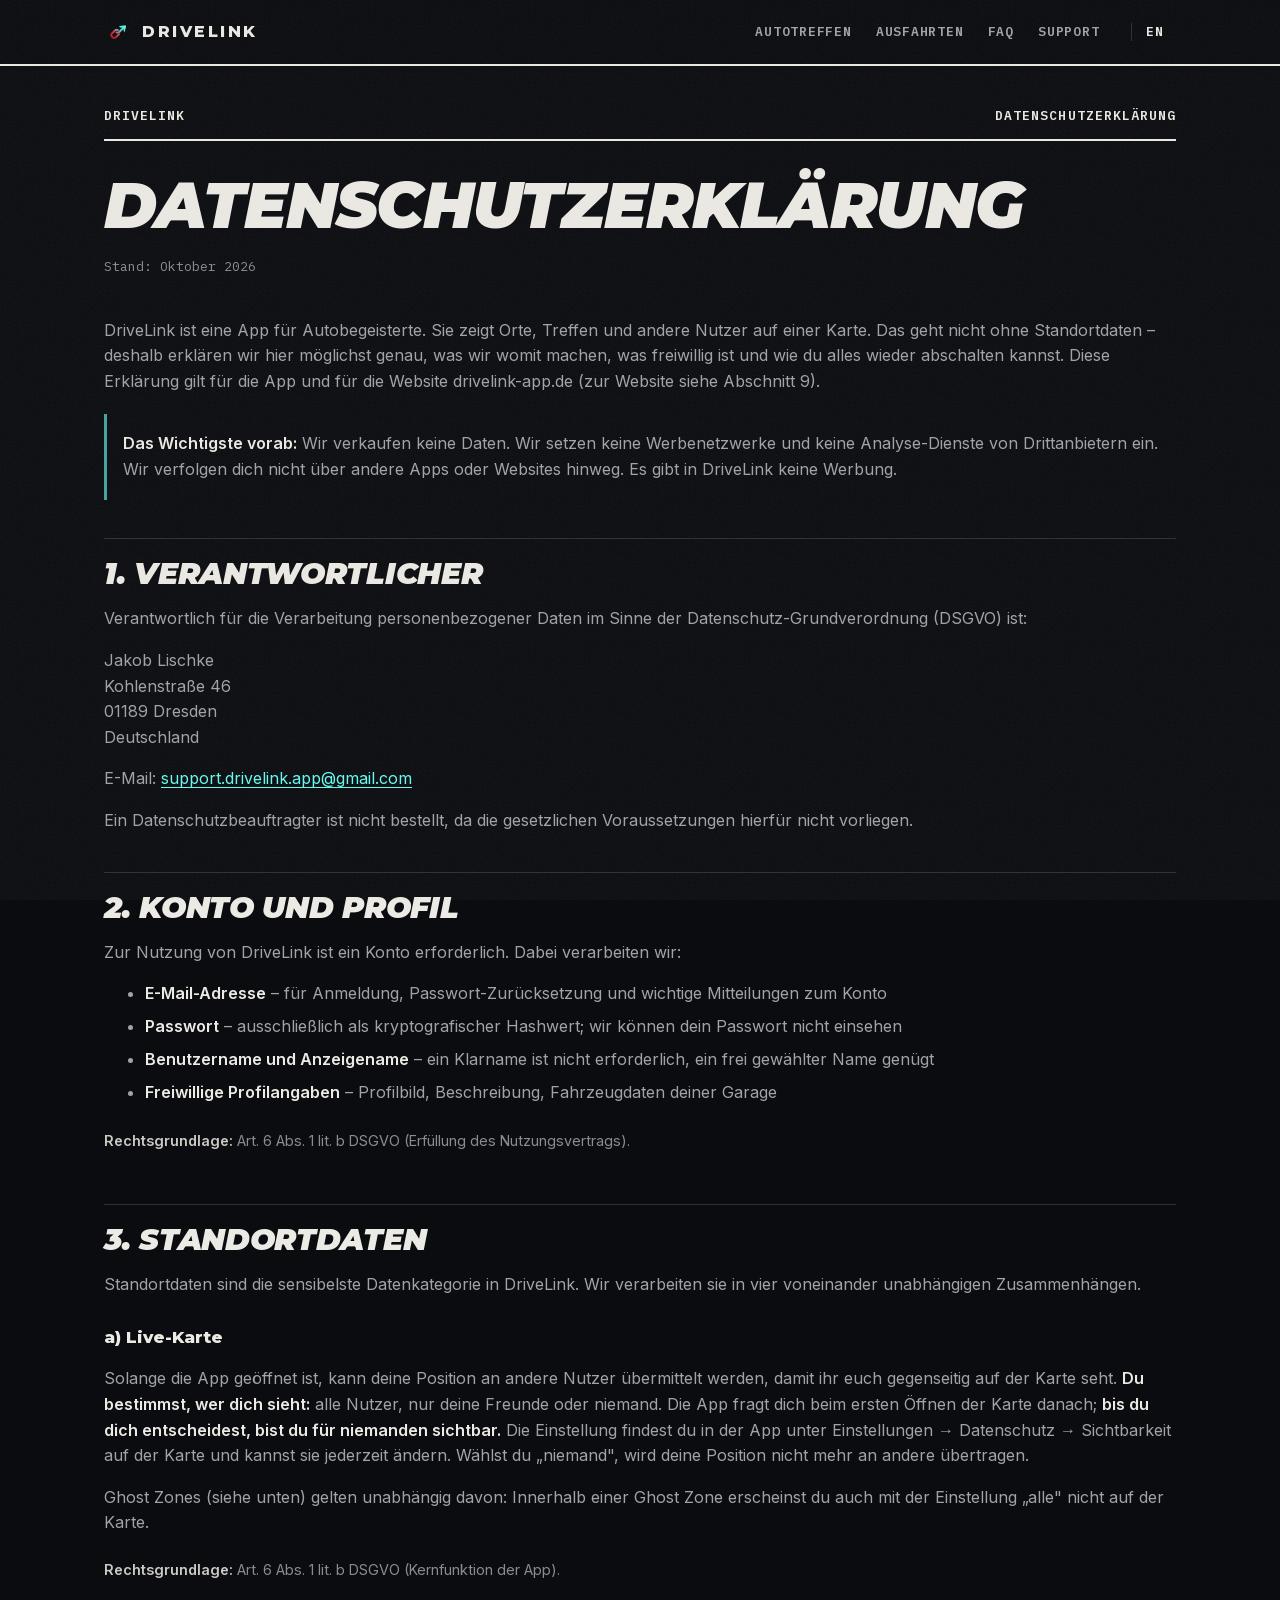
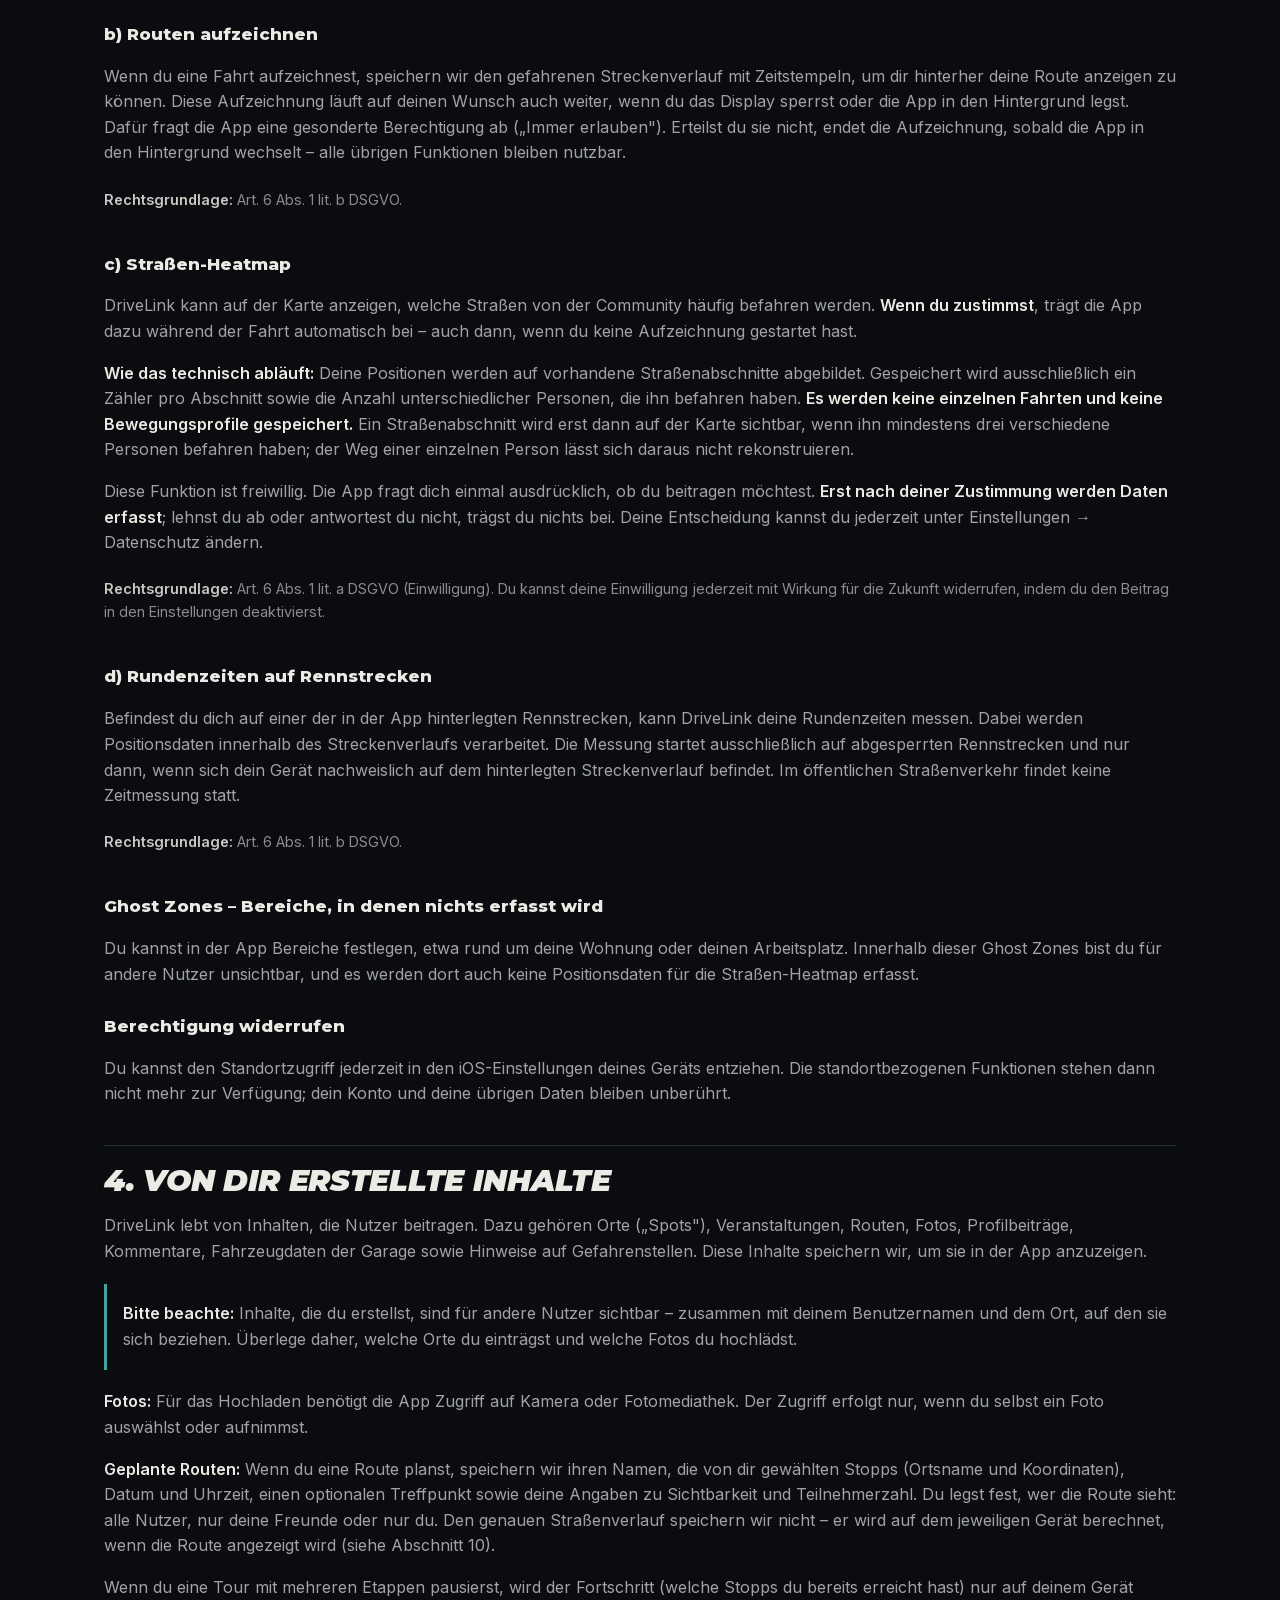
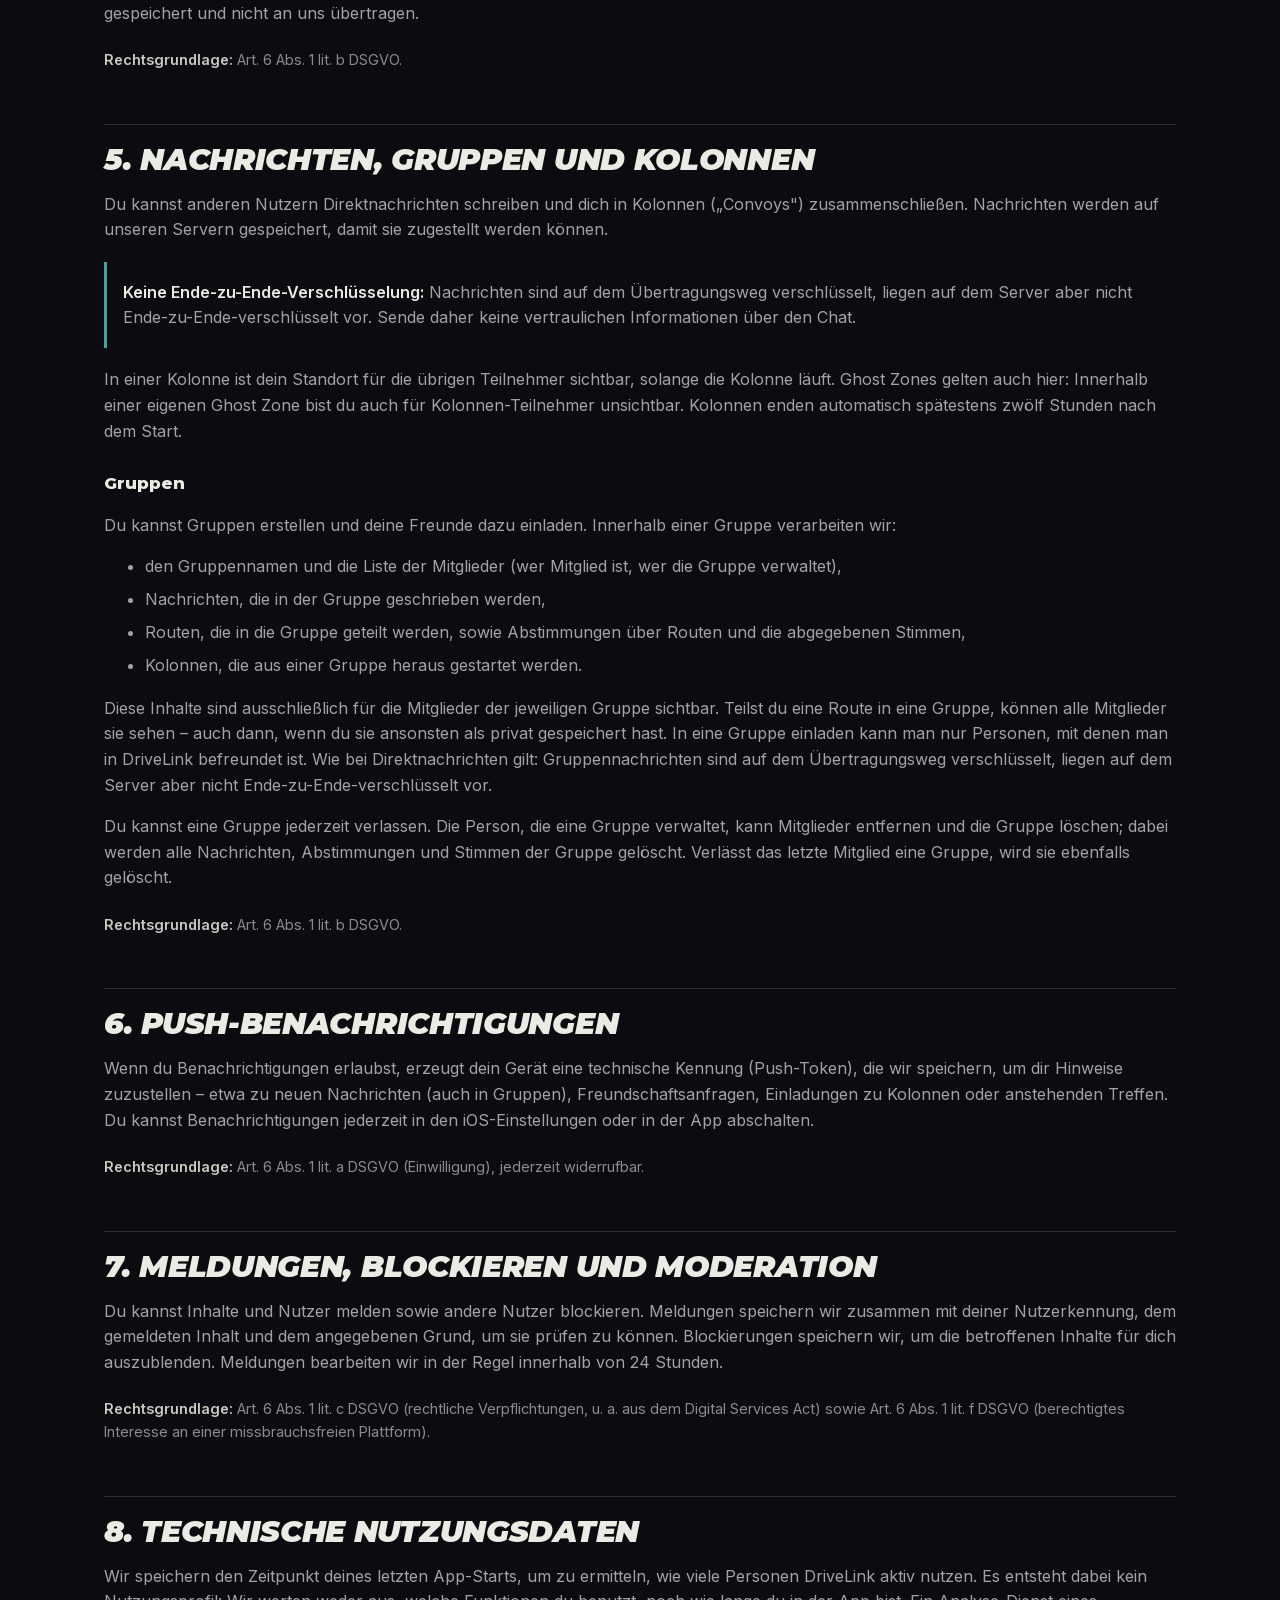
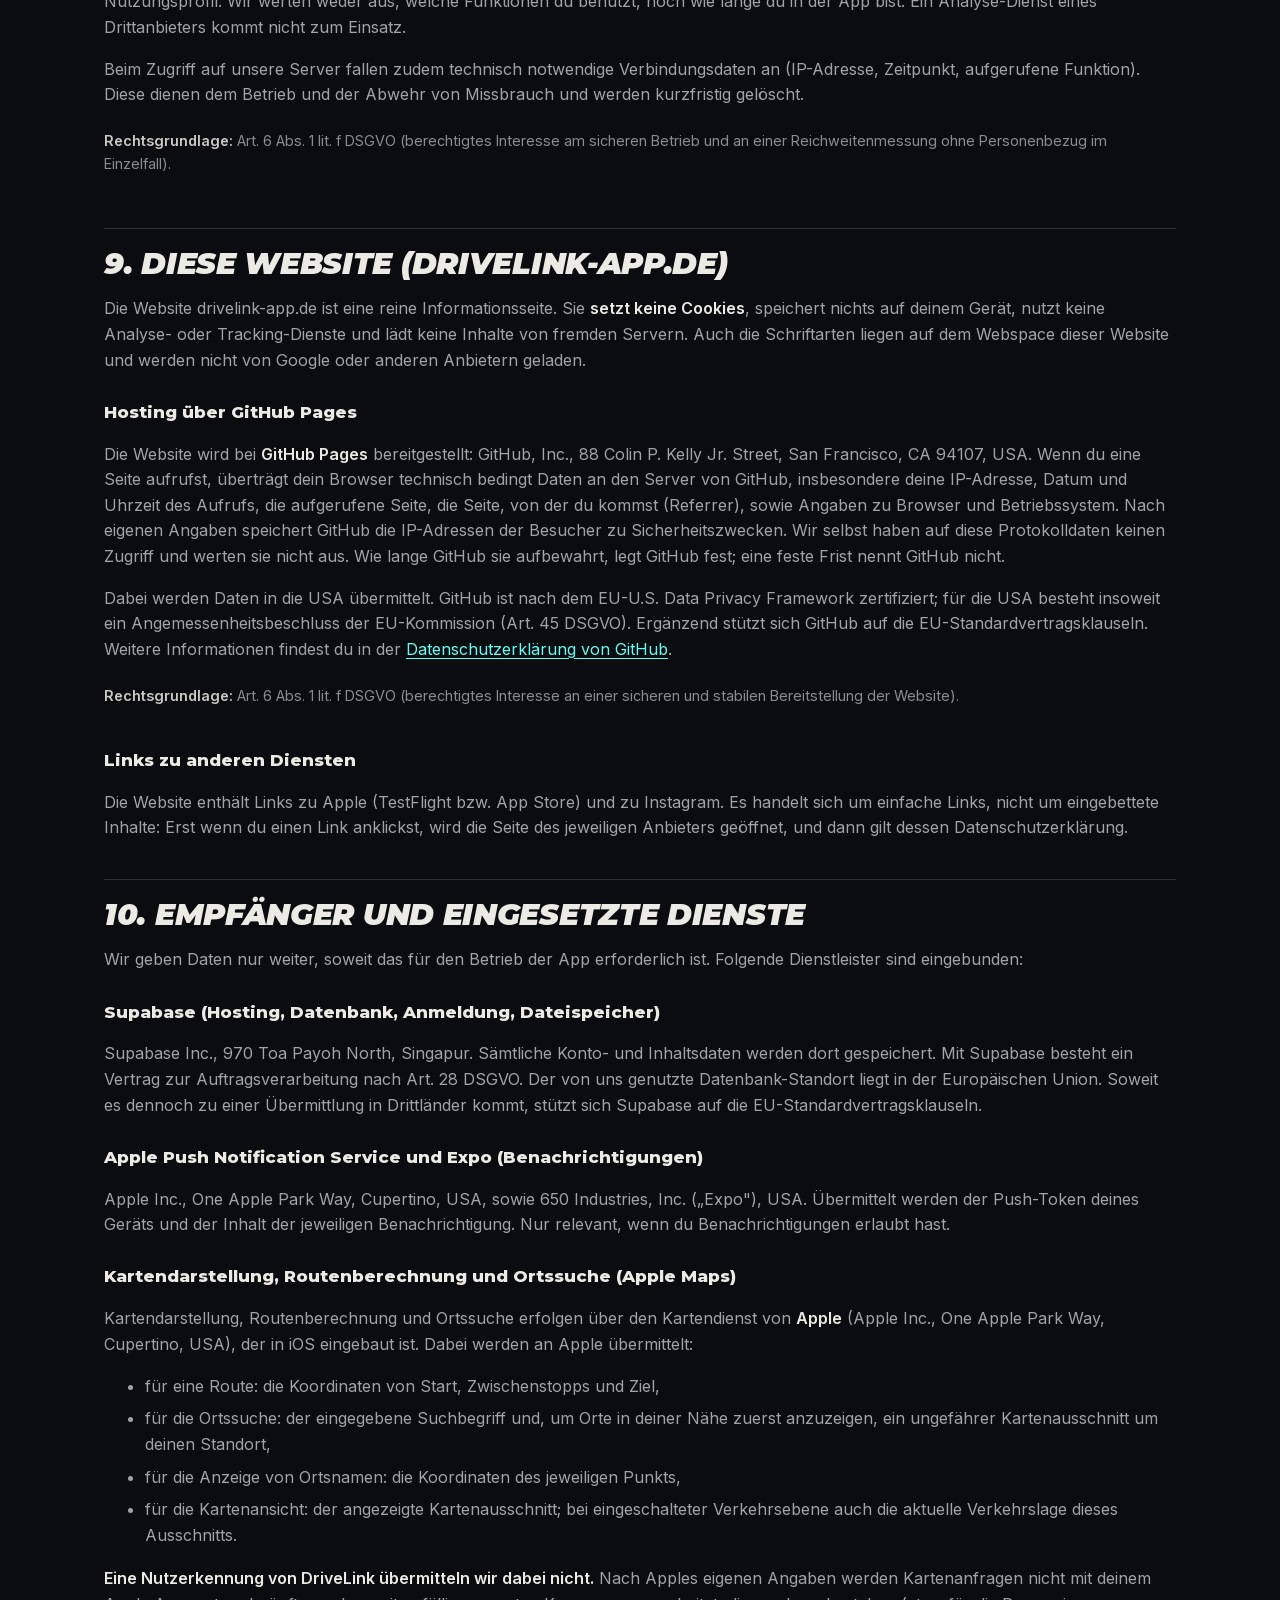
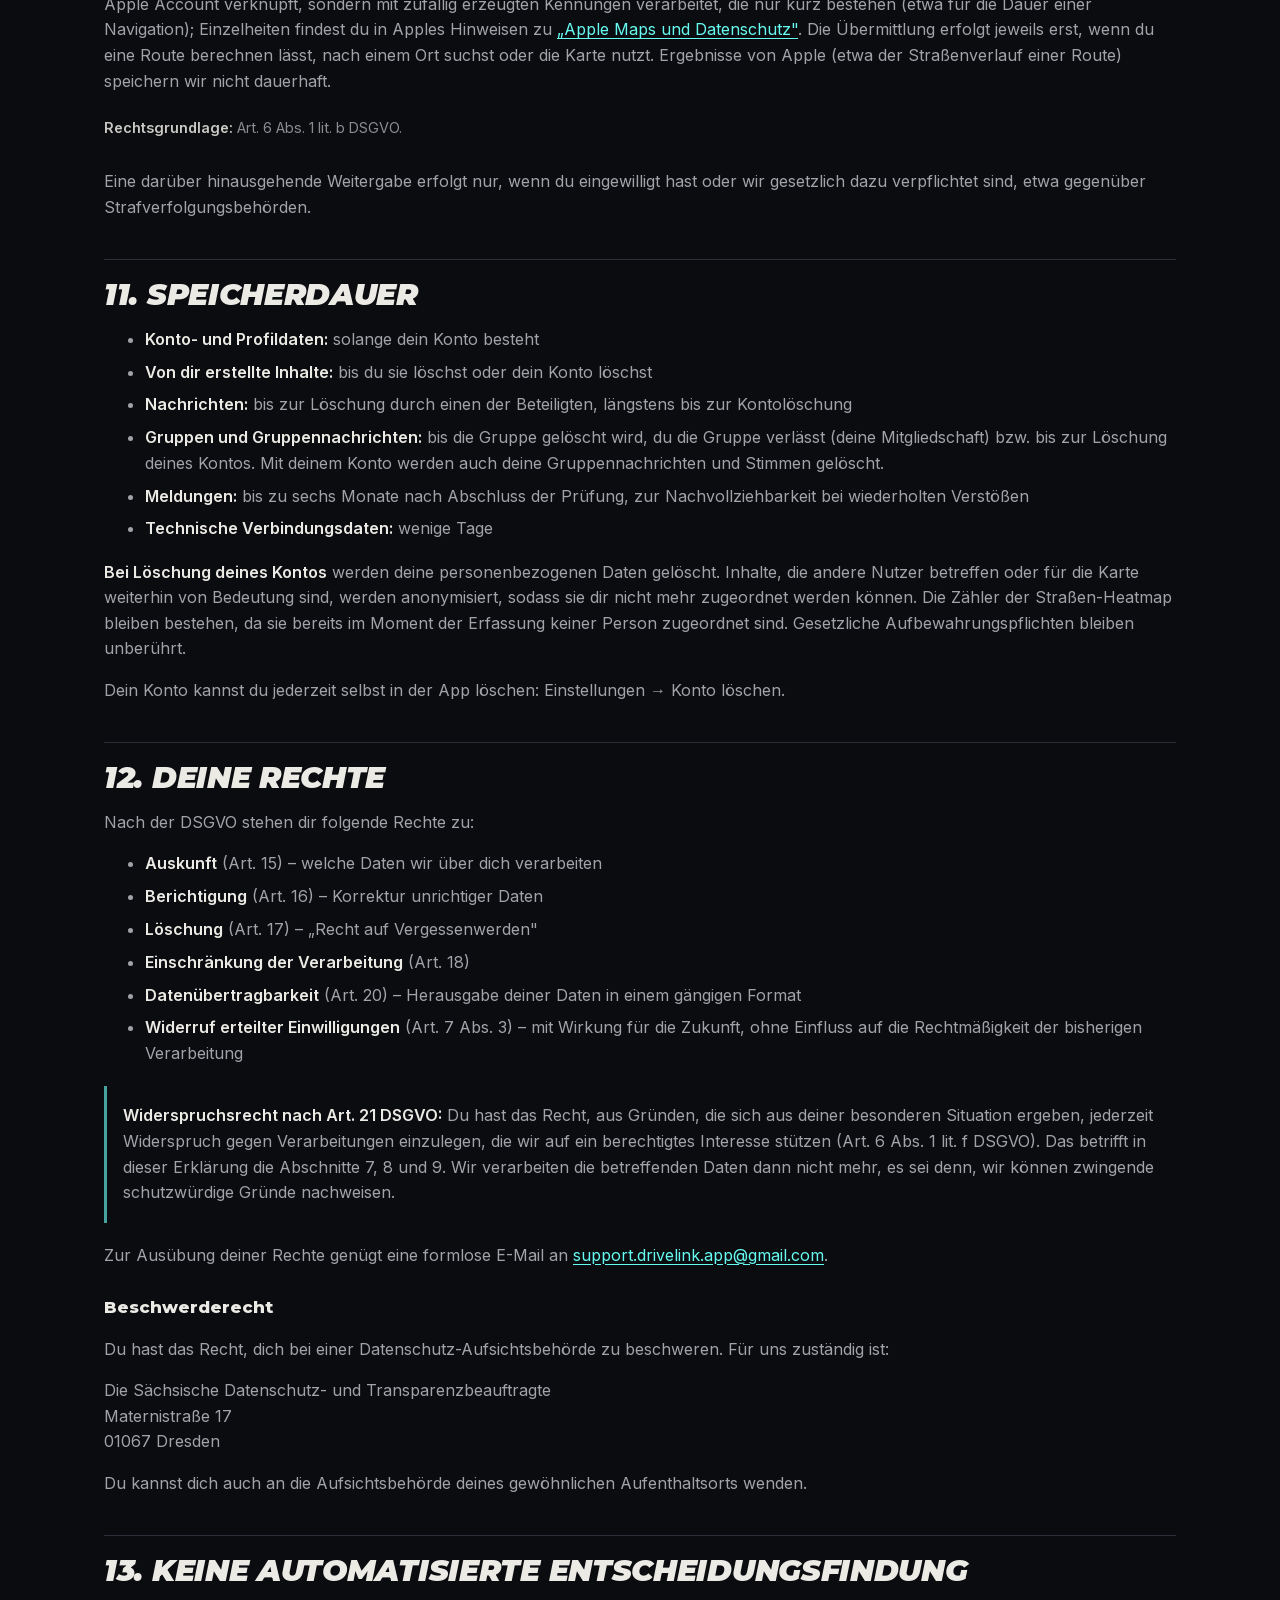
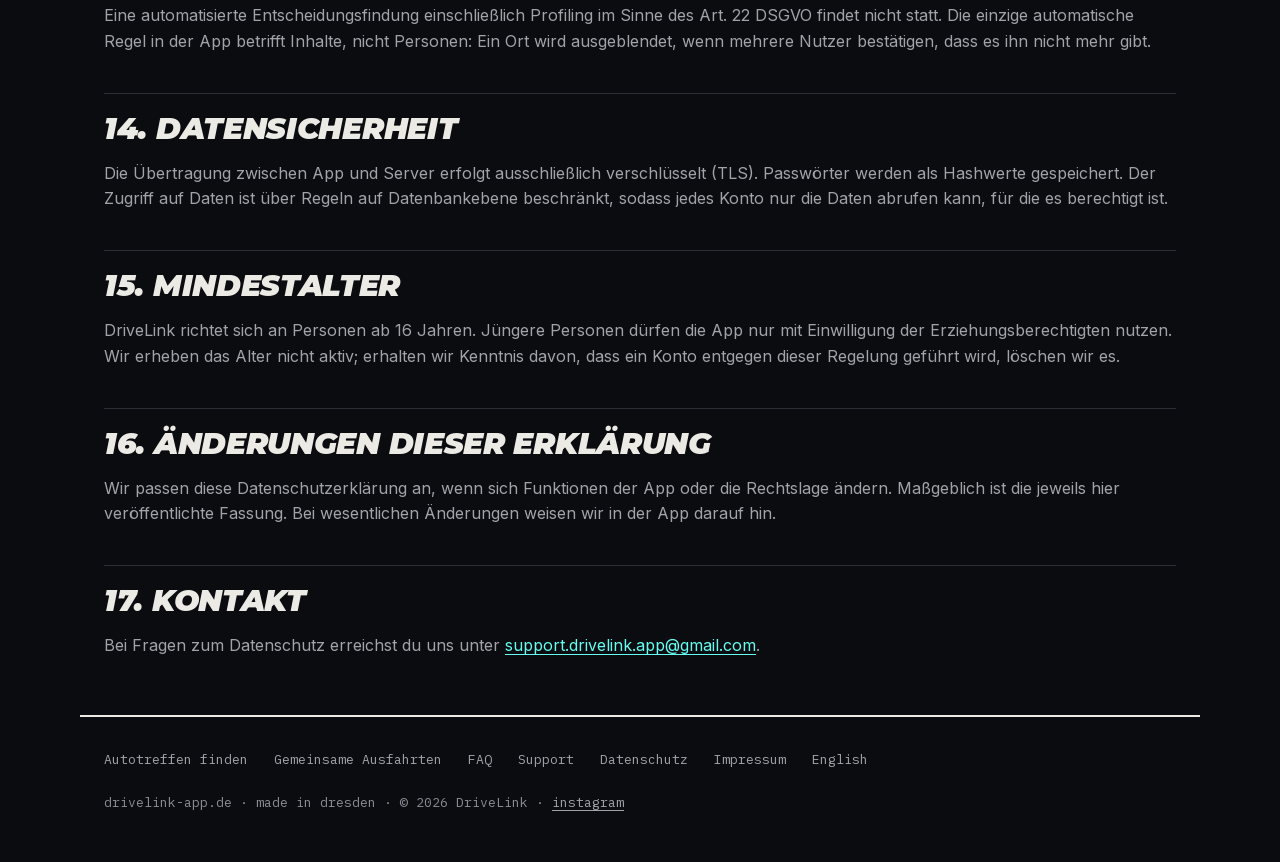
<file: datenschutz.html>
<!DOCTYPE html>
<html lang="de">
<head>
  <meta charset="UTF-8">
  <meta name="viewport" content="width=device-width, initial-scale=1.0">
  <title>Datenschutzerklärung – DriveLink</title>
  <meta name="description" content="Datenschutzerklärung der App DriveLink und der Website drivelink-app.de.">
  <link rel="canonical" href="https://drivelink-app.de/datenschutz.html">
  <link rel="alternate" hreflang="de" href="https://drivelink-app.de/datenschutz.html">
  <link rel="alternate" hreflang="en" href="https://drivelink-app.de/en/privacy.html">
  <link rel="alternate" hreflang="x-default" href="https://drivelink-app.de/en/privacy.html">
  <link rel="apple-touch-icon" href="assets/drivelink-logo-180.png">
  <link rel="icon" type="image/png" href="assets/drivelink-logo-180.png">
  <link rel="stylesheet" href="styles.css">
  <script>document.documentElement.classList.add('js');</script>
  <style>
    /* Nur für die Rechtstext-Seiten: Listen und Hervorhebungen lesbar machen. */
    main.page ul { margin: 0 0 1.1rem 1.3rem; }
    main.page li { margin-bottom: .45rem; }
    main.page h2 { margin-top: 2.4rem; }
    main.page h3 { margin-top: 1.6rem; font-size: 1.05rem; }
    main.page .legal-basis {
      display: inline-block;
      margin-top: .35rem;
      font-size: .9rem;
      opacity: .85;
    }
    main.page .callout {
      border-left: 3px solid var(--teal);
      padding: .1rem 0 .1rem 1rem;
      margin: 1.2rem 0;
    }
  </style>
</head>
<body>

  <header class="site">
    <div class="wrap">
      <a href="./" class="brand">
        <img src="assets/drivelink-logo-180.png" alt="" width="28" height="28">
        DriveLink
      </a>
      <nav class="site" aria-label="Hauptmenü">
        <a href="autotreffen-finden.html">Autotreffen</a>
        <a href="gemeinsame-ausfahrten.html">Ausfahrten</a>
        <a href="faq.html">FAQ</a>
        <a href="support.html">Support</a>
        <a class="lang" href="en/privacy.html" hreflang="en" lang="en" title="English version">EN</a>
      </nav>
    </div>
  </header>

  <main class="page wrap">
    <div class="page-eyebrow"><span>DriveLink</span><span>Datenschutzerklärung</span></div>
    <h1>Datenschutzerklärung</h1>
    <p class="updated">Stand: Oktober 2026</p>

    <p>DriveLink ist eine App für Autobegeisterte. Sie zeigt Orte, Treffen und andere Nutzer auf
    einer Karte. Das geht nicht ohne Standortdaten – deshalb erklären wir hier möglichst genau,
    was wir womit machen, was freiwillig ist und wie du alles wieder abschalten kannst. Diese
    Erklärung gilt für die App und für die Website drivelink-app.de (zur Website siehe Abschnitt 9).</p>

    <div class="callout">
      <p><strong>Das Wichtigste vorab:</strong> Wir verkaufen keine Daten. Wir setzen keine
      Werbenetzwerke und keine Analyse-Dienste von Drittanbietern ein. Wir verfolgen dich nicht
      über andere Apps oder Websites hinweg. Es gibt in DriveLink keine Werbung.</p>
    </div>

    <h2>1. Verantwortlicher</h2>
    <p>Verantwortlich für die Verarbeitung personenbezogener Daten im Sinne der
    Datenschutz-Grundverordnung (DSGVO) ist:</p>
    <p>
      Jakob Lischke<br>
      Kohlenstraße 46<br>
      01189 Dresden<br>
      Deutschland
    </p>
    <p>E-Mail: <a href="mailto:support.drivelink.app@gmail.com">support.drivelink.app@gmail.com</a></p>
    <p>Ein Datenschutzbeauftragter ist nicht bestellt, da die gesetzlichen Voraussetzungen
    hierfür nicht vorliegen.</p>

    <h2>2. Konto und Profil</h2>
    <p>Zur Nutzung von DriveLink ist ein Konto erforderlich. Dabei verarbeiten wir:</p>
    <ul>
      <li><strong>E-Mail-Adresse</strong> – für Anmeldung, Passwort-Zurücksetzung und wichtige
      Mitteilungen zum Konto</li>
      <li><strong>Passwort</strong> – ausschließlich als kryptografischer Hashwert; wir können
      dein Passwort nicht einsehen</li>
      <li><strong>Benutzername und Anzeigename</strong> – ein Klarname ist nicht erforderlich,
      ein frei gewählter Name genügt</li>
      <li><strong>Freiwillige Profilangaben</strong> – Profilbild, Beschreibung, Fahrzeugdaten
      deiner Garage</li>
    </ul>
    <p class="legal-basis"><strong>Rechtsgrundlage:</strong> Art. 6 Abs. 1 lit. b DSGVO
    (Erfüllung des Nutzungsvertrags).</p>

    <h2>3. Standortdaten</h2>
    <p>Standortdaten sind die sensibelste Datenkategorie in DriveLink. Wir verarbeiten sie in
    vier voneinander unabhängigen Zusammenhängen.</p>

    <h3>a) Live-Karte</h3>
    <p>Solange die App geöffnet ist, kann deine Position an andere Nutzer übermittelt werden,
    damit ihr euch gegenseitig auf der Karte seht. <strong>Du bestimmst, wer dich sieht:</strong>
    alle Nutzer, nur deine Freunde oder niemand. Die App fragt dich beim ersten Öffnen der Karte
    danach; <strong>bis du dich entscheidest, bist du für niemanden sichtbar.</strong> Die
    Einstellung findest du in der App unter Einstellungen → Datenschutz → Sichtbarkeit auf der
    Karte und kannst sie jederzeit ändern. Wählst du „niemand", wird deine Position nicht mehr an
    andere übertragen.</p>
    <p>Ghost Zones (siehe unten) gelten unabhängig davon: Innerhalb einer Ghost Zone erscheinst du
    auch mit der Einstellung „alle" nicht auf der Karte.</p>
    <p class="legal-basis"><strong>Rechtsgrundlage:</strong> Art. 6 Abs. 1 lit. b DSGVO
    (Kernfunktion der App).</p>

    <h3>b) Routen aufzeichnen</h3>
    <p>Wenn du eine Fahrt aufzeichnest, speichern wir den gefahrenen Streckenverlauf mit
    Zeitstempeln, um dir hinterher deine Route anzeigen zu können. Diese Aufzeichnung läuft auf
    deinen Wunsch auch weiter, wenn du das Display sperrst oder die App in den Hintergrund
    legst. Dafür fragt die App eine gesonderte Berechtigung ab („Immer erlauben"). Erteilst du
    sie nicht, endet die Aufzeichnung, sobald die App in den Hintergrund wechselt – alle übrigen
    Funktionen bleiben nutzbar.</p>
    <p class="legal-basis"><strong>Rechtsgrundlage:</strong> Art. 6 Abs. 1 lit. b DSGVO.</p>

    <h3>c) Straßen-Heatmap</h3>
    <p>DriveLink kann auf der Karte anzeigen, welche Straßen von der Community häufig befahren
    werden. <strong>Wenn du zustimmst</strong>, trägt die App dazu während der Fahrt automatisch
    bei – auch dann, wenn du keine Aufzeichnung gestartet hast.</p>
    <p><strong>Wie das technisch abläuft:</strong> Deine Positionen werden auf vorhandene
    Straßenabschnitte abgebildet. Gespeichert wird ausschließlich ein Zähler pro Abschnitt sowie
    die Anzahl unterschiedlicher Personen, die ihn befahren haben. <strong>Es werden keine
    einzelnen Fahrten und keine Bewegungsprofile gespeichert.</strong> Ein Straßenabschnitt wird
    erst dann auf der Karte sichtbar, wenn ihn mindestens drei verschiedene Personen befahren
    haben; der Weg einer einzelnen Person lässt sich daraus nicht rekonstruieren.</p>
    <p>Diese Funktion ist freiwillig. Die App fragt dich einmal ausdrücklich, ob du beitragen
    möchtest. <strong>Erst nach deiner Zustimmung werden Daten erfasst</strong>; lehnst du ab
    oder antwortest du nicht, trägst du nichts bei. Deine Entscheidung kannst du jederzeit unter
    Einstellungen → Datenschutz ändern.</p>
    <p class="legal-basis"><strong>Rechtsgrundlage:</strong> Art. 6 Abs. 1 lit. a DSGVO
    (Einwilligung). Du kannst deine Einwilligung jederzeit mit Wirkung für die Zukunft
    widerrufen, indem du den Beitrag in den Einstellungen deaktivierst.</p>

    <h3>d) Rundenzeiten auf Rennstrecken</h3>
    <p>Befindest du dich auf einer der in der App hinterlegten Rennstrecken, kann DriveLink deine
    Rundenzeiten messen. Dabei werden Positionsdaten innerhalb des Streckenverlaufs verarbeitet.
    Die Messung startet ausschließlich auf abgesperrten Rennstrecken und nur dann, wenn sich dein
    Gerät nachweislich auf dem hinterlegten Streckenverlauf befindet. Im öffentlichen
    Straßenverkehr findet keine Zeitmessung statt.</p>
    <p class="legal-basis"><strong>Rechtsgrundlage:</strong> Art. 6 Abs. 1 lit. b DSGVO.</p>

    <h3>Ghost Zones – Bereiche, in denen nichts erfasst wird</h3>
    <p>Du kannst in der App Bereiche festlegen, etwa rund um deine Wohnung oder deinen
    Arbeitsplatz. Innerhalb dieser Ghost Zones bist du für andere Nutzer unsichtbar, und es
    werden dort auch keine Positionsdaten für die Straßen-Heatmap erfasst.</p>

    <h3>Berechtigung widerrufen</h3>
    <p>Du kannst den Standortzugriff jederzeit in den iOS-Einstellungen deines Geräts entziehen.
    Die standortbezogenen Funktionen stehen dann nicht mehr zur Verfügung; dein Konto und deine
    übrigen Daten bleiben unberührt.</p>

    <h2>4. Von dir erstellte Inhalte</h2>
    <p>DriveLink lebt von Inhalten, die Nutzer beitragen. Dazu gehören Orte („Spots"),
    Veranstaltungen, Routen, Fotos, Profilbeiträge, Kommentare, Fahrzeugdaten der Garage sowie
    Hinweise auf Gefahrenstellen. Diese Inhalte speichern wir, um sie in der App anzuzeigen.</p>
    <div class="callout">
      <p><strong>Bitte beachte:</strong> Inhalte, die du erstellst, sind für andere Nutzer
      sichtbar – zusammen mit deinem Benutzernamen und dem Ort, auf den sie sich beziehen.
      Überlege daher, welche Orte du einträgst und welche Fotos du hochlädst.</p>
    </div>
    <p><strong>Fotos:</strong> Für das Hochladen benötigt die App Zugriff auf Kamera oder
    Fotomediathek. Der Zugriff erfolgt nur, wenn du selbst ein Foto auswählst oder aufnimmst.</p>
    <p><strong>Geplante Routen:</strong> Wenn du eine Route planst, speichern wir ihren Namen, die
    von dir gewählten Stopps (Ortsname und Koordinaten), Datum und Uhrzeit, einen optionalen
    Treffpunkt sowie deine Angaben zu Sichtbarkeit und Teilnehmerzahl. Du legst fest, wer die
    Route sieht: alle Nutzer, nur deine Freunde oder nur du. Den genauen Straßenverlauf speichern
    wir nicht – er wird auf dem jeweiligen Gerät berechnet, wenn die Route angezeigt wird (siehe
    Abschnitt 10).</p>
    <p>Wenn du eine Tour mit mehreren Etappen pausierst, wird der Fortschritt (welche Stopps du
    bereits erreicht hast) nur auf deinem Gerät gespeichert und nicht an uns übertragen.</p>
    <p class="legal-basis"><strong>Rechtsgrundlage:</strong> Art. 6 Abs. 1 lit. b DSGVO.</p>

    <h2>5. Nachrichten, Gruppen und Kolonnen</h2>
    <p>Du kannst anderen Nutzern Direktnachrichten schreiben und dich in Kolonnen („Convoys")
    zusammenschließen. Nachrichten werden auf unseren Servern gespeichert, damit sie zugestellt
    werden können.</p>
    <div class="callout">
      <p><strong>Keine Ende-zu-Ende-Verschlüsselung:</strong> Nachrichten sind auf dem
      Übertragungsweg verschlüsselt, liegen auf dem Server aber nicht Ende-zu-Ende-verschlüsselt
      vor. Sende daher keine vertraulichen Informationen über den Chat.</p>
    </div>
    <p>In einer Kolonne ist dein Standort für die übrigen Teilnehmer sichtbar, solange die
    Kolonne läuft. Ghost Zones gelten auch hier: Innerhalb einer eigenen Ghost Zone bist du auch
    für Kolonnen-Teilnehmer unsichtbar. Kolonnen enden automatisch spätestens zwölf Stunden nach
    dem Start.</p>

    <h3>Gruppen</h3>
    <p>Du kannst Gruppen erstellen und deine Freunde dazu einladen. Innerhalb einer Gruppe
    verarbeiten wir:</p>
    <ul>
      <li>den Gruppennamen und die Liste der Mitglieder (wer Mitglied ist, wer die Gruppe
      verwaltet),</li>
      <li>Nachrichten, die in der Gruppe geschrieben werden,</li>
      <li>Routen, die in die Gruppe geteilt werden, sowie Abstimmungen über Routen und die
      abgegebenen Stimmen,</li>
      <li>Kolonnen, die aus einer Gruppe heraus gestartet werden.</li>
    </ul>
    <p>Diese Inhalte sind ausschließlich für die Mitglieder der jeweiligen Gruppe sichtbar. Teilst
    du eine Route in eine Gruppe, können alle Mitglieder sie sehen – auch dann, wenn du sie
    ansonsten als privat gespeichert hast. In eine Gruppe einladen kann man nur Personen, mit
    denen man in DriveLink befreundet ist. Wie bei Direktnachrichten gilt: Gruppennachrichten
    sind auf dem Übertragungsweg verschlüsselt, liegen auf dem Server aber nicht
    Ende-zu-Ende-verschlüsselt vor.</p>
    <p>Du kannst eine Gruppe jederzeit verlassen. Die Person, die eine Gruppe verwaltet, kann
    Mitglieder entfernen und die Gruppe löschen; dabei werden alle Nachrichten, Abstimmungen und
    Stimmen der Gruppe gelöscht. Verlässt das letzte Mitglied eine Gruppe, wird sie ebenfalls
    gelöscht.</p>
    <p class="legal-basis"><strong>Rechtsgrundlage:</strong> Art. 6 Abs. 1 lit. b DSGVO.</p>

    <h2>6. Push-Benachrichtigungen</h2>
    <p>Wenn du Benachrichtigungen erlaubst, erzeugt dein Gerät eine technische Kennung
    (Push-Token), die wir speichern, um dir Hinweise zuzustellen – etwa zu neuen Nachrichten
    (auch in Gruppen), Freundschaftsanfragen, Einladungen zu Kolonnen oder anstehenden Treffen. Du kannst Benachrichtigungen jederzeit in den
    iOS-Einstellungen oder in der App abschalten.</p>
    <p class="legal-basis"><strong>Rechtsgrundlage:</strong> Art. 6 Abs. 1 lit. a DSGVO
    (Einwilligung), jederzeit widerrufbar.</p>

    <h2>7. Meldungen, Blockieren und Moderation</h2>
    <p>Du kannst Inhalte und Nutzer melden sowie andere Nutzer blockieren. Meldungen speichern
    wir zusammen mit deiner Nutzerkennung, dem gemeldeten Inhalt und dem angegebenen Grund, um
    sie prüfen zu können. Blockierungen speichern wir, um die betroffenen Inhalte für dich
    auszublenden. Meldungen bearbeiten wir in der Regel innerhalb von 24 Stunden.</p>
    <p class="legal-basis"><strong>Rechtsgrundlage:</strong> Art. 6 Abs. 1 lit. c DSGVO
    (rechtliche Verpflichtungen, u. a. aus dem Digital Services Act) sowie Art. 6 Abs. 1 lit. f
    DSGVO (berechtigtes Interesse an einer missbrauchsfreien Plattform).</p>

    <h2>8. Technische Nutzungsdaten</h2>
    <p>Wir speichern den Zeitpunkt deines letzten App-Starts, um zu ermitteln, wie viele Personen
    DriveLink aktiv nutzen. Es entsteht dabei kein Nutzungsprofil: Wir werten weder aus, welche
    Funktionen du benutzt, noch wie lange du in der App bist. Ein Analyse-Dienst eines
    Drittanbieters kommt nicht zum Einsatz.</p>
    <p>Beim Zugriff auf unsere Server fallen zudem technisch notwendige Verbindungsdaten an
    (IP-Adresse, Zeitpunkt, aufgerufene Funktion). Diese dienen dem Betrieb und der Abwehr von
    Missbrauch und werden kurzfristig gelöscht.</p>
    <p class="legal-basis"><strong>Rechtsgrundlage:</strong> Art. 6 Abs. 1 lit. f DSGVO
    (berechtigtes Interesse am sicheren Betrieb und an einer Reichweitenmessung ohne
    Personenbezug im Einzelfall).</p>

    <h2>9. Diese Website (drivelink-app.de)</h2>
    <p>Die Website drivelink-app.de ist eine reine Informationsseite. Sie <strong>setzt keine
    Cookies</strong>, speichert nichts auf deinem Gerät, nutzt keine Analyse- oder Tracking-Dienste
    und lädt keine Inhalte von fremden Servern. Auch die Schriftarten liegen auf dem Webspace
    dieser Website und werden nicht von Google oder anderen Anbietern geladen.</p>

    <h3>Hosting über GitHub Pages</h3>
    <p>Die Website wird bei <strong>GitHub Pages</strong> bereitgestellt: GitHub, Inc.,
    88 Colin P. Kelly Jr. Street, San Francisco, CA 94107, USA. Wenn du eine Seite aufrufst,
    überträgt dein Browser technisch bedingt Daten an den Server von GitHub, insbesondere deine
    IP-Adresse, Datum und Uhrzeit des Aufrufs, die aufgerufene Seite, die Seite, von der du kommst
    (Referrer), sowie Angaben zu Browser und Betriebssystem. Nach eigenen Angaben speichert GitHub
    die IP-Adressen der Besucher zu Sicherheitszwecken. Wir selbst haben auf diese
    Protokolldaten keinen Zugriff und werten sie nicht aus. Wie lange GitHub sie aufbewahrt,
    legt GitHub fest; eine feste Frist nennt GitHub nicht.</p>
    <p>Dabei werden Daten in die USA übermittelt. GitHub ist nach dem
    EU-U.S. Data Privacy Framework zertifiziert; für die USA besteht insoweit ein
    Angemessenheitsbeschluss der EU-Kommission (Art. 45 DSGVO). Ergänzend stützt sich GitHub auf
    die EU-Standardvertragsklauseln. Weitere Informationen findest du in der
    <a href="https://docs.github.com/de/site-policy/privacy-policies/github-general-privacy-statement">Datenschutzerklärung von GitHub</a>.</p>
    <p class="legal-basis"><strong>Rechtsgrundlage:</strong> Art. 6 Abs. 1 lit. f DSGVO
    (berechtigtes Interesse an einer sicheren und stabilen Bereitstellung der Website).</p>

    <h3>Links zu anderen Diensten</h3>
    <p>Die Website enthält Links zu Apple (TestFlight bzw. App Store) und zu Instagram. Es
    handelt sich um einfache Links, nicht um eingebettete Inhalte: Erst wenn du einen Link
    anklickst, wird die Seite des jeweiligen Anbieters geöffnet, und dann gilt dessen
    Datenschutzerklärung.</p>

    <h2>10. Empfänger und eingesetzte Dienste</h2>
    <p>Wir geben Daten nur weiter, soweit das für den Betrieb der App erforderlich ist. Folgende
    Dienstleister sind eingebunden:</p>

    <h3>Supabase (Hosting, Datenbank, Anmeldung, Dateispeicher)</h3>
    <p>Supabase Inc., 970 Toa Payoh North, Singapur. Sämtliche Konto- und Inhaltsdaten werden
    dort gespeichert. Mit Supabase besteht ein Vertrag zur Auftragsverarbeitung nach Art. 28
    DSGVO. Der von uns genutzte Datenbank-Standort liegt in der Europäischen Union. Soweit es
    dennoch zu einer Übermittlung in Drittländer kommt, stützt sich Supabase auf die
    EU-Standardvertragsklauseln.</p>

    <h3>Apple Push Notification Service und Expo (Benachrichtigungen)</h3>
    <p>Apple Inc., One Apple Park Way, Cupertino, USA, sowie 650 Industries, Inc. („Expo"), USA.
    Übermittelt werden der Push-Token deines Geräts und der Inhalt der jeweiligen
    Benachrichtigung. Nur relevant, wenn du Benachrichtigungen erlaubt hast.</p>

    <h3>Kartendarstellung, Routenberechnung und Ortssuche (Apple Maps)</h3>
    <p>Kartendarstellung, Routenberechnung und Ortssuche erfolgen über den Kartendienst von
    <strong>Apple</strong> (Apple Inc., One Apple Park Way, Cupertino, USA), der in iOS eingebaut
    ist. Dabei werden an Apple übermittelt:</p>
    <ul>
      <li>für eine Route: die Koordinaten von Start, Zwischenstopps und Ziel,</li>
      <li>für die Ortssuche: der eingegebene Suchbegriff und, um Orte in deiner Nähe zuerst
      anzuzeigen, ein ungefährer Kartenausschnitt um deinen Standort,</li>
      <li>für die Anzeige von Ortsnamen: die Koordinaten des jeweiligen Punkts,</li>
      <li>für die Kartenansicht: der angezeigte Kartenausschnitt; bei eingeschalteter
      Verkehrsebene auch die aktuelle Verkehrslage dieses Ausschnitts.</li>
    </ul>
    <p><strong>Eine Nutzerkennung von DriveLink übermitteln wir dabei nicht.</strong> Nach Apples
    eigenen Angaben werden Kartenanfragen nicht mit deinem Apple Account verknüpft, sondern mit
    zufällig erzeugten Kennungen verarbeitet, die nur kurz bestehen (etwa für die Dauer einer
    Navigation); Einzelheiten findest du in Apples Hinweisen zu
    <a href="https://www.apple.com/legal/privacy/data/de/apple-maps/" target="_blank" rel="noopener">„Apple Maps und Datenschutz"</a>.
    Die Übermittlung erfolgt jeweils erst, wenn du eine Route berechnen lässt, nach einem Ort
    suchst oder die Karte nutzt. Ergebnisse von Apple (etwa der Straßenverlauf einer Route)
    speichern wir nicht dauerhaft.</p>
    <p class="legal-basis"><strong>Rechtsgrundlage:</strong> Art. 6 Abs. 1 lit. b DSGVO.</p>

    <p>Eine darüber hinausgehende Weitergabe erfolgt nur, wenn du eingewilligt hast oder wir
    gesetzlich dazu verpflichtet sind, etwa gegenüber Strafverfolgungsbehörden.</p>

    <h2>11. Speicherdauer</h2>
    <ul>
      <li><strong>Konto- und Profildaten:</strong> solange dein Konto besteht</li>
      <li><strong>Von dir erstellte Inhalte:</strong> bis du sie löschst oder dein Konto löschst</li>
      <li><strong>Nachrichten:</strong> bis zur Löschung durch einen der Beteiligten, längstens
      bis zur Kontolöschung</li>
      <li><strong>Gruppen und Gruppennachrichten:</strong> bis die Gruppe gelöscht wird, du die
      Gruppe verlässt (deine Mitgliedschaft) bzw. bis zur Löschung deines Kontos. Mit deinem
      Konto werden auch deine Gruppennachrichten und Stimmen gelöscht.</li>
      <li><strong>Meldungen:</strong> bis zu sechs Monate nach Abschluss der Prüfung, zur
      Nachvollziehbarkeit bei wiederholten Verstößen</li>
      <li><strong>Technische Verbindungsdaten:</strong> wenige Tage</li>
    </ul>
    <p><strong>Bei Löschung deines Kontos</strong> werden deine personenbezogenen Daten gelöscht.
    Inhalte, die andere Nutzer betreffen oder für die Karte weiterhin von Bedeutung sind, werden
    anonymisiert, sodass sie dir nicht mehr zugeordnet werden können. Die Zähler der
    Straßen-Heatmap bleiben bestehen, da sie bereits im Moment der Erfassung keiner Person
    zugeordnet sind. Gesetzliche Aufbewahrungspflichten bleiben unberührt.</p>
    <p>Dein Konto kannst du jederzeit selbst in der App löschen: Einstellungen → Konto löschen.</p>

    <h2>12. Deine Rechte</h2>
    <p>Nach der DSGVO stehen dir folgende Rechte zu:</p>
    <ul>
      <li><strong>Auskunft</strong> (Art. 15) – welche Daten wir über dich verarbeiten</li>
      <li><strong>Berichtigung</strong> (Art. 16) – Korrektur unrichtiger Daten</li>
      <li><strong>Löschung</strong> (Art. 17) – „Recht auf Vergessenwerden"</li>
      <li><strong>Einschränkung der Verarbeitung</strong> (Art. 18)</li>
      <li><strong>Datenübertragbarkeit</strong> (Art. 20) – Herausgabe deiner Daten in einem
      gängigen Format</li>
      <li><strong>Widerruf erteilter Einwilligungen</strong> (Art. 7 Abs. 3) – mit Wirkung für
      die Zukunft, ohne Einfluss auf die Rechtmäßigkeit der bisherigen Verarbeitung</li>
    </ul>

    <div class="callout">
      <p><strong>Widerspruchsrecht nach Art. 21 DSGVO:</strong> Du hast das Recht, aus Gründen,
      die sich aus deiner besonderen Situation ergeben, jederzeit Widerspruch gegen Verarbeitungen
      einzulegen, die wir auf ein berechtigtes Interesse stützen (Art. 6 Abs. 1 lit. f DSGVO).
      Das betrifft in dieser Erklärung die Abschnitte 7, 8 und 9. Wir verarbeiten die betreffenden
      Daten dann nicht mehr, es sei denn, wir können zwingende schutzwürdige Gründe nachweisen.</p>
    </div>

    <p>Zur Ausübung deiner Rechte genügt eine formlose E-Mail an
    <a href="mailto:support.drivelink.app@gmail.com">support.drivelink.app@gmail.com</a>.</p>

    <h3>Beschwerderecht</h3>
    <p>Du hast das Recht, dich bei einer Datenschutz-Aufsichtsbehörde zu beschweren. Für uns
    zuständig ist:</p>
    <p>
      Die Sächsische Datenschutz- und Transparenzbeauftragte<br>
      Maternistraße 17<br>
      01067 Dresden
    </p>
    <p>Du kannst dich auch an die Aufsichtsbehörde deines gewöhnlichen Aufenthaltsorts wenden.</p>

    <h2>13. Keine automatisierte Entscheidungsfindung</h2>
    <p>Eine automatisierte Entscheidungsfindung einschließlich Profiling im Sinne des Art. 22
    DSGVO findet nicht statt. Die einzige automatische Regel in der App betrifft Inhalte, nicht
    Personen: Ein Ort wird ausgeblendet, wenn mehrere Nutzer bestätigen, dass es ihn nicht mehr
    gibt.</p>

    <h2>14. Datensicherheit</h2>
    <p>Die Übertragung zwischen App und Server erfolgt ausschließlich verschlüsselt (TLS).
    Passwörter werden als Hashwerte gespeichert. Der Zugriff auf Daten ist über Regeln auf
    Datenbankebene beschränkt, sodass jedes Konto nur die Daten abrufen kann, für die es
    berechtigt ist.</p>

    <h2>15. Mindestalter</h2>
    <p>DriveLink richtet sich an Personen ab 16 Jahren. Jüngere Personen dürfen die App nur mit
    Einwilligung der Erziehungsberechtigten nutzen. Wir erheben das Alter nicht aktiv; erhalten
    wir Kenntnis davon, dass ein Konto entgegen dieser Regelung geführt wird, löschen wir es.</p>

    <h2>16. Änderungen dieser Erklärung</h2>
    <p>Wir passen diese Datenschutzerklärung an, wenn sich Funktionen der App oder die
    Rechtslage ändern. Maßgeblich ist die jeweils hier veröffentlichte Fassung. Bei wesentlichen
    Änderungen weisen wir in der App darauf hin.</p>

    <h2>17. Kontakt</h2>
    <p>Bei Fragen zum Datenschutz erreichst du uns unter
    <a href="mailto:support.drivelink.app@gmail.com">support.drivelink.app@gmail.com</a>.</p>
  </main>

  <footer class="site">
    <div class="wrap">
      <div class="links">
        <a href="autotreffen-finden.html">Autotreffen finden</a>
        <a href="gemeinsame-ausfahrten.html">Gemeinsame Ausfahrten</a>
        <a href="faq.html">FAQ</a>
        <a href="support.html">Support</a>
        <a href="datenschutz.html">Datenschutz</a>
        <a href="impressum.html">Impressum</a>
        <a href="en/privacy.html" hreflang="en" lang="en">English</a>
      </div>
      <p class="copy">drivelink-app.de · made in dresden · © 2026 DriveLink · <a href="https://www.instagram.com/drivelink.app/">instagram</a></p>
    </div>
  </footer>

  <script src="script.js"></script>
</body>
</html>
</file>
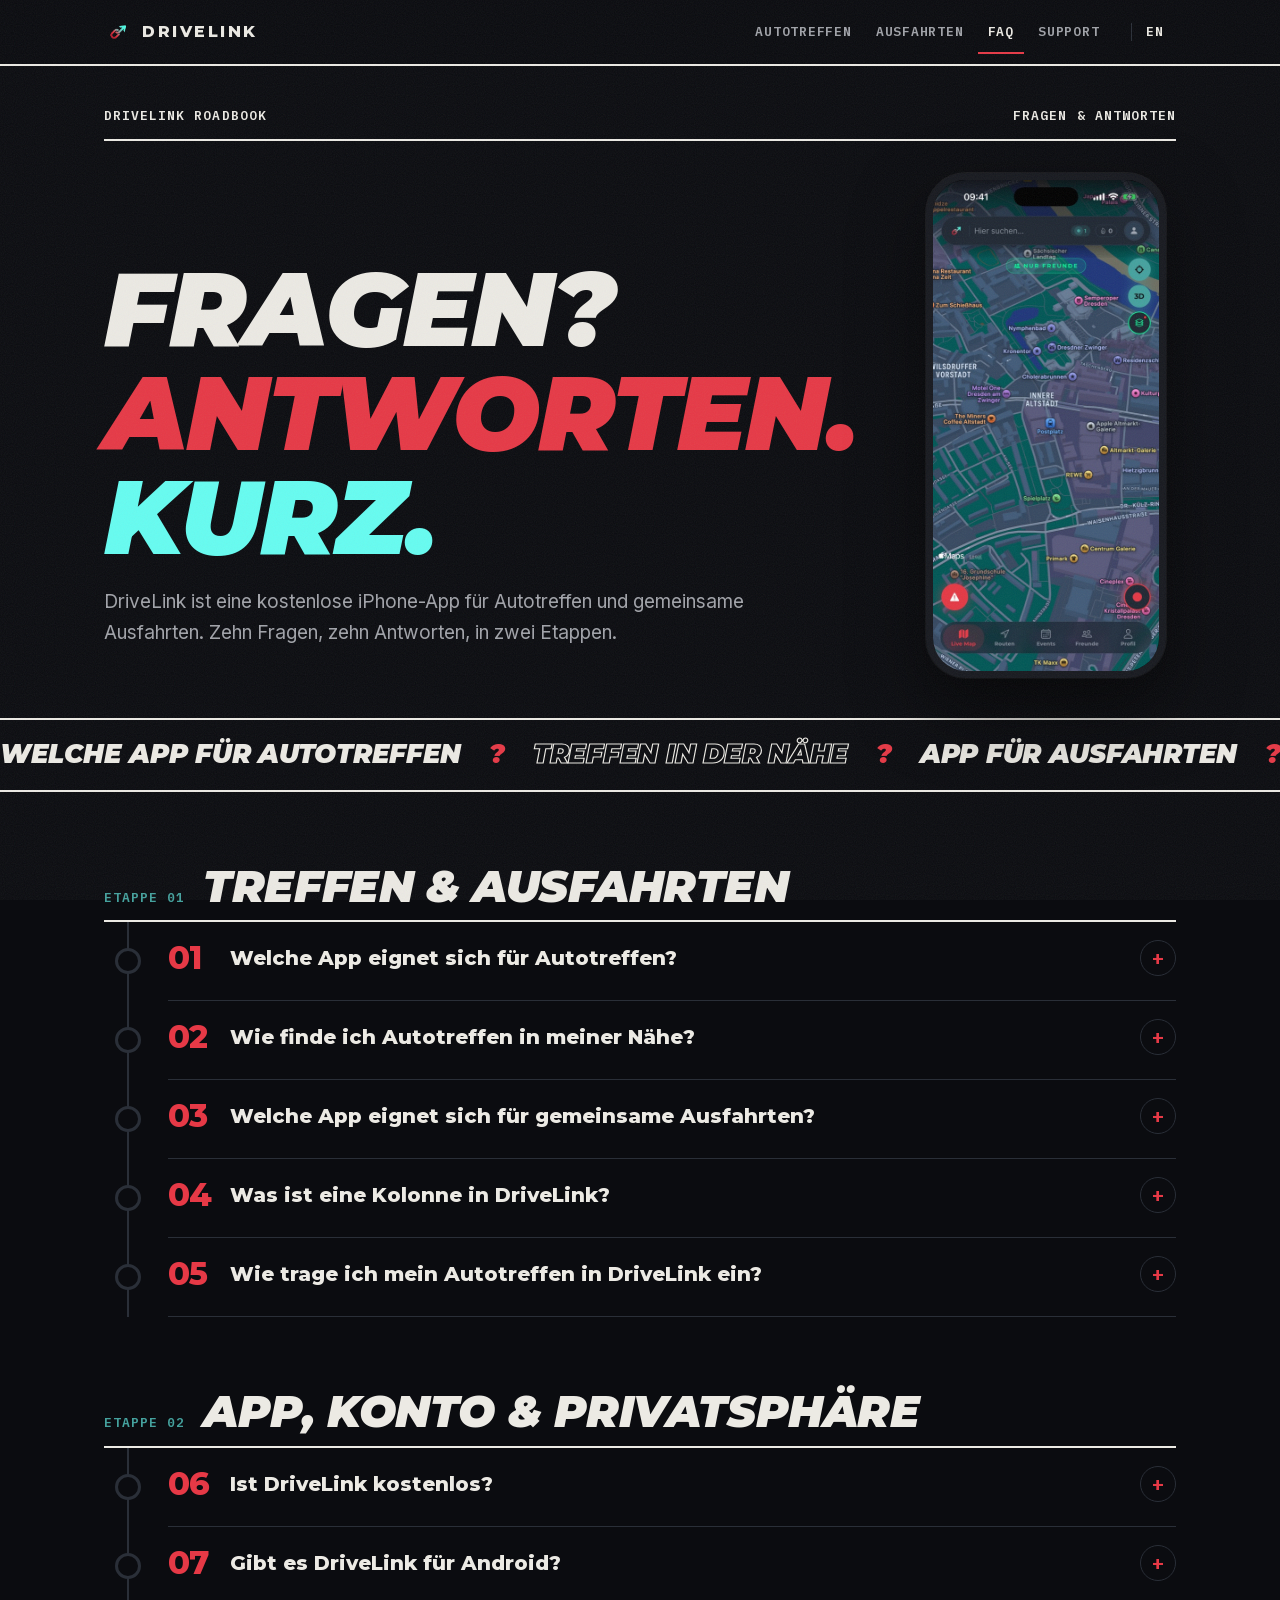
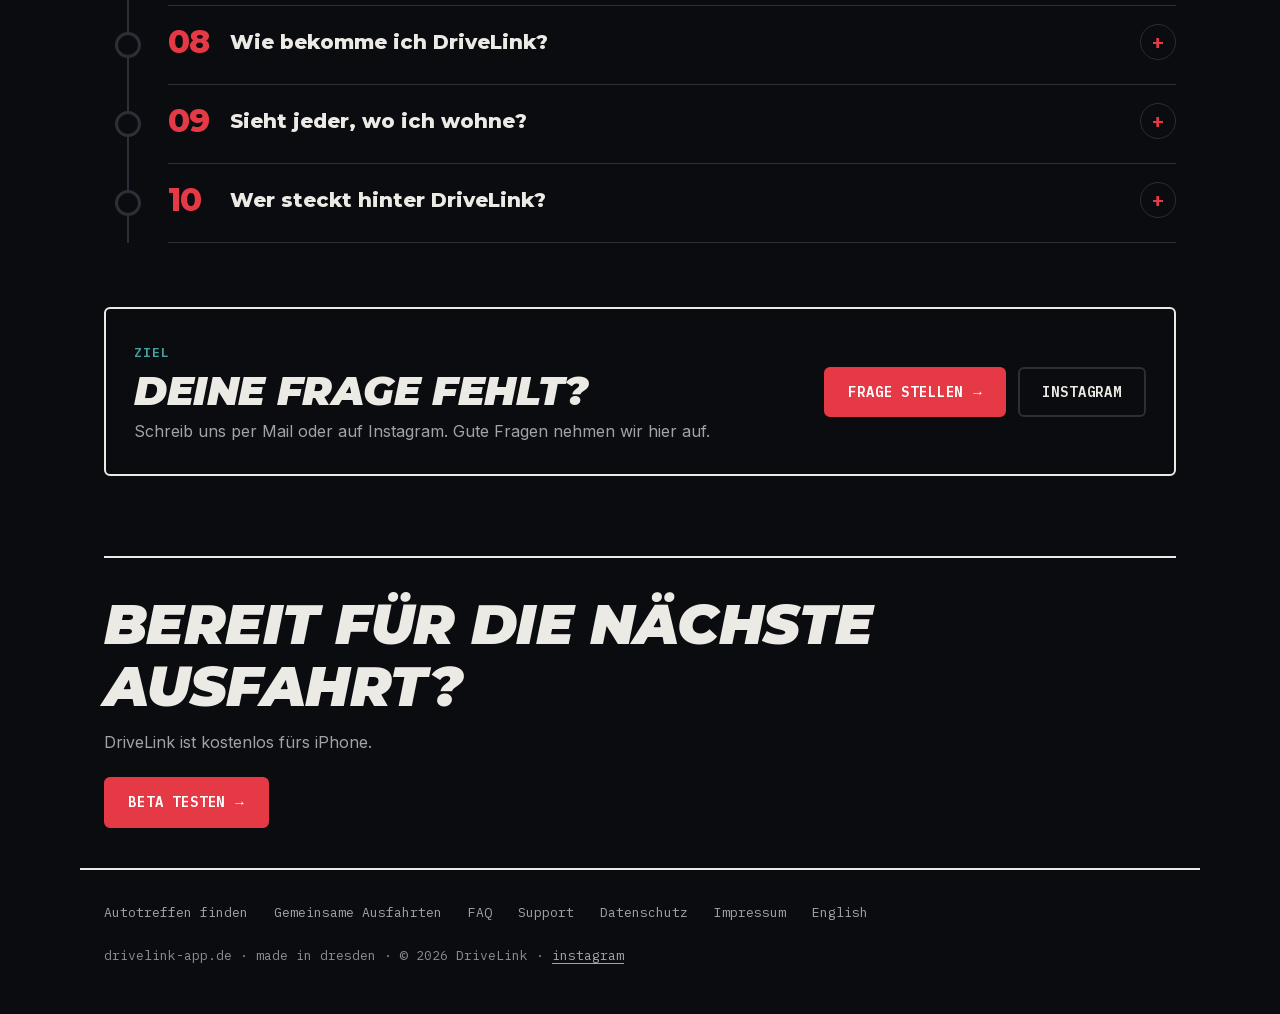
<file: faq.html>
<!DOCTYPE html>
<html lang="de">
<head>
  <meta charset="UTF-8">
  <meta name="viewport" content="width=device-width, initial-scale=1.0">
  <title>FAQ – Welche App für Autotreffen und Ausfahrten? | DriveLink</title>
  <meta name="description" content="Welche App eignet sich für Autotreffen und gemeinsame Ausfahrten? Antworten zu DriveLink: Funktionen, Kosten, Android und Privatsphäre.">
  <link rel="canonical" href="https://drivelink-app.de/faq.html">
  <link rel="alternate" hreflang="de" href="https://drivelink-app.de/faq.html">
  <link rel="alternate" hreflang="en" href="https://drivelink-app.de/en/faq.html">
  <link rel="alternate" hreflang="x-default" href="https://drivelink-app.de/en/faq.html">
  <meta property="og:type" content="website">
  <meta property="og:site_name" content="DriveLink">
  <meta property="og:title" content="Häufige Fragen zu DriveLink">
  <meta property="og:description" content="Welche App für Autotreffen und gemeinsame Ausfahrten? Die wichtigsten Fragen und Antworten.">
  <meta property="og:url" content="https://drivelink-app.de/faq.html">
  <meta property="og:image" content="https://drivelink-app.de/assets/screenshot-map.jpg">
  <meta property="og:locale" content="de_DE">
  <link rel="icon" type="image/png" href="assets/drivelink-logo-180.png">
  <link rel="apple-touch-icon" href="assets/drivelink-logo-180.png">
  <link rel="stylesheet" href="styles.css">
  <script>document.documentElement.classList.add('js');</script>
  <script type="application/ld+json">
  {
    "@context": "https://schema.org",
    "@type": "FAQPage",
    "mainEntity": [
      {
        "@type": "Question",
        "name": "Welche App eignet sich für Autotreffen?",
        "acceptedAnswer": { "@type": "Answer", "text": "DriveLink ist eine kostenlose iPhone-App speziell für Autotreffen und gemeinsame Ausfahrten. Du siehst Car-Meets, Tuning- und Oldtimer-Treffen, Ausfahrten und Trackdays auf einer Karte, kannst nach Datum oder Entfernung sortieren, zusagen und die Navigation zum Treffpunkt starten. Veranstalter legen ihre Treffen selbst an, auch wiederkehrend und mit Lageplan." }
      },
      {
        "@type": "Question",
        "name": "Wie finde ich Autotreffen in meiner Nähe?",
        "acceptedAnswer": { "@type": "Answer", "text": "Öffne in DriveLink den Tab „Events“ und sortiere nach Entfernung oder wechsle in die Kartenansicht. Du kannst nach Kategorie filtern (Car-Meet, Trackday, Ausfahrt, Spontan) und nach Ort oder Veranstalter suchen. Unter „Jetzt spontan in deiner Nähe“ erscheinen kurzfristige Treffen." }
      },
      {
        "@type": "Question",
        "name": "Welche App eignet sich für gemeinsame Ausfahrten?",
        "acceptedAnswer": { "@type": "Answer", "text": "Mit DriveLink planst du gemeinsame Ausfahrten in einer Gruppe: Route planen oder teilen, über mehrere Routen abstimmen und die Gewinner-Route direkt als Kolonne starten. Unterwegs sehen sich alle Mitfahrer live auf einer Karte, und die App zeigt an, wenn jemand zurückfällt." }
      },
      {
        "@type": "Question",
        "name": "Was ist eine Kolonne in DriveLink?",
        "acceptedAnswer": { "@type": "Answer", "text": "Eine Kolonne (Convoy) ist eine gemeinsame Fahrt mehrerer Autos. Alle Mitfahrer erscheinen live auf der Karte, eine Person führt als Navigator, es gibt einen Kolonnen-Chat und ein gemeinsames Ziel. Eine Kolonne endet automatisch spätestens nach 12 Stunden." }
      },
      {
        "@type": "Question",
        "name": "Ist DriveLink kostenlos?",
        "acceptedAnswer": { "@type": "Answer", "text": "Ja, DriveLink kannst du kostenlos laden und nutzen. Treffen finden, Events anlegen, Gruppen und Kolonnen kosten nichts." }
      },
      {
        "@type": "Question",
        "name": "Gibt es DriveLink für Android?",
        "acceptedAnswer": { "@type": "Answer", "text": "Nein, DriveLink gibt es aktuell nur für das iPhone." }
      },
      {
        "@type": "Question",
        "name": "Wie bekomme ich DriveLink?",
        "acceptedAnswer": { "@type": "Answer", "text": "DriveLink läuft gerade als offene Beta über Apples TestFlight. Öffne den Beta-Link auf drivelink-app.de, installiere die kostenlose TestFlight-App und lade darüber DriveLink. Bald gibt es DriveLink auch direkt im App Store." }
      },
      {
        "@type": "Question",
        "name": "Sieht jeder, wo ich wohne?",
        "acceptedAnswer": { "@type": "Answer", "text": "Nein. Du legst selbst fest, wer dich auf der Karte sieht: alle, nur Freunde oder niemand. Bis du dich entscheidest, bist du unsichtbar. Mit einer Ghost Zone um dein Zuhause bist du dort für alle unsichtbar, auch für Freunde und deine Kolonne." }
      },
      {
        "@type": "Question",
        "name": "Wie trage ich mein Autotreffen in DriveLink ein?",
        "acceptedAnswer": { "@type": "Answer", "text": "Lade die App, lege ein kostenloses Konto an und erstelle unter „Events“ ein neues Event mit Titel, Datum, Treffpunkt und Kategorie. Optional fügst du ein Coverbild, Fotos und einen Lageplan hinzu und stellst das Treffen als wöchentlich oder monatlich wiederkehrend ein." }
      },
      {
        "@type": "Question",
        "name": "Wer steckt hinter DriveLink?",
        "acceptedAnswer": { "@type": "Answer", "text": "DriveLink wird von Jakob Lischke in Dresden entwickelt, als unabhängige App von Autofans für Autofans." }
      }
    ]
  }
  </script>
</head>
<body>

  <header class="site">
    <div class="wrap">
      <a href="./" class="brand">
        <img src="assets/drivelink-logo-180.png" alt="" width="28" height="28">
        DriveLink
      </a>
      <nav class="site" aria-label="Hauptmenü">
        <a href="autotreffen-finden.html">Autotreffen</a>
        <a href="gemeinsame-ausfahrten.html">Ausfahrten</a>
        <a href="faq.html" aria-current="page">FAQ</a>
        <a href="support.html">Support</a>
        <a class="lang" href="en/faq.html" hreflang="en" lang="en" title="English version">EN</a>
      </nav>
    </div>
  </header>

  <main class="page wrap faq">
    <div class="page-eyebrow"><span>DriveLink Roadbook</span><span>Fragen &amp; Antworten</span></div>
    <div class="faq-hero">
      <div>
        <h1 class="mega anim"><span class="l c-line">Fragen?</span><span class="l c-red">Antworten.</span><span class="l c-teal">Kurz.</span></h1>
        <p class="lead">DriveLink ist eine kostenlose iPhone-App für Autotreffen und gemeinsame Ausfahrten. Zehn Fragen, zehn Antworten, in zwei Etappen.</p>
      </div>
      <div class="phone reveal"><img src="assets/screens/karte-3d.jpg" alt="DriveLink Live-Karte" width="506" height="1100"></div>
    </div>

    <div class="ticker bleed" aria-hidden="true"><div class="ticker-track"><span>Welche App für Autotreffen</span><span class="dot">?</span><span class="alt">Treffen in der Nähe</span><span class="dot">?</span><span>App für Ausfahrten</span><span class="dot">?</span><span class="alt">Kostenlos</span><span class="dot">?</span><span>Android</span><span class="dot">?</span><span class="alt">Wer sieht mich</span><span class="dot">?</span><span>Welche App für Autotreffen</span><span class="dot">?</span><span class="alt">Treffen in der Nähe</span><span class="dot">?</span><span>App für Ausfahrten</span><span class="dot">?</span><span class="alt">Kostenlos</span><span class="dot">?</span><span>Android</span><span class="dot">?</span><span class="alt">Wer sieht mich</span><span class="dot">?</span></div></div>

    <section class="leg">
      <div class="leg-head"><span class="n">Etappe 01</span><h2>Treffen &amp; Ausfahrten</h2></div>
      <div class="qroute">
        <div class="line" aria-hidden="true"><div class="base"></div><div class="fill"></div></div>
        <div class="qs"><h3><button aria-expanded="false"><span class="no">01</span><span class="q">Welche App eignet sich für Autotreffen?</span><span class="pl" aria-hidden="true">+</span></button></h3>
          <div class="body"><div class="inner"><div class="row"><div><p>DriveLink ist eine kostenlose iPhone-App speziell für Autotreffen und gemeinsame Ausfahrten. Du siehst Car-Meets, Tuning- und Oldtimer-Treffen, Ausfahrten und Trackdays auf einer Karte, kannst nach Datum oder Entfernung sortieren, zusagen und die Navigation zum Treffpunkt starten. Veranstalter legen ihre Treffen selbst an, auch wiederkehrend und mit Lageplan.</p><p><a href="autotreffen-finden.html">Mehr: Autotreffen finden →</a></p></div><div class="vis"><div class="phone"><img src="assets/screens/events.jpg" alt="DriveLink Events-Liste" width="506" height="1100" loading="lazy"></div></div></div></div></div></div>
        <div class="qs"><h3><button aria-expanded="false"><span class="no">02</span><span class="q">Wie finde ich Autotreffen in meiner Nähe?</span><span class="pl" aria-hidden="true">+</span></button></h3>
          <div class="body"><div class="inner"><div class="row solo"><div><p>Öffne in DriveLink den Tab „Events“ und sortiere nach Entfernung oder wechsle in die Kartenansicht. Du kannst nach Kategorie filtern (Car-Meet, Trackday, Ausfahrt, Spontan) und nach Ort oder Veranstalter suchen. Unter „Jetzt spontan in deiner Nähe“ erscheinen kurzfristige Treffen.</p></div></div></div></div></div>
        <div class="qs"><h3><button aria-expanded="false"><span class="no">03</span><span class="q">Welche App eignet sich für gemeinsame Ausfahrten?</span><span class="pl" aria-hidden="true">+</span></button></h3>
          <div class="body"><div class="inner"><div class="row"><div><p>Mit DriveLink planst du gemeinsame Ausfahrten in einer Gruppe: Route planen oder teilen, über mehrere Routen abstimmen und die Gewinner-Route direkt als Kolonne starten. Unterwegs sehen sich alle Mitfahrer live auf einer Karte, und die App zeigt an, wenn jemand zurückfällt.</p><p><a href="gemeinsame-ausfahrten.html">Mehr: Gemeinsame Ausfahrten →</a></p></div><div class="vis"><div class="phone"><img src="assets/screens/gruppe.jpg" alt="DriveLink Gruppen-Chat mit Abstimmung" width="506" height="1100" loading="lazy"></div></div></div></div></div></div>
        <div class="qs"><h3><button aria-expanded="false"><span class="no">04</span><span class="q">Was ist eine Kolonne in DriveLink?</span><span class="pl" aria-hidden="true">+</span></button></h3>
          <div class="body"><div class="inner"><div class="row"><div><p>Eine Kolonne (Convoy) ist eine gemeinsame Fahrt mehrerer Autos. Alle Mitfahrer erscheinen live auf der Karte, eine Person führt als Navigator, es gibt einen Kolonnen-Chat und ein gemeinsames Ziel. Eine Kolonne endet automatisch spätestens nach 12 Stunden.</p></div><div class="vis"><div class="gcc" data-cycle data-k-run="KOLONNE LÄUFT" data-k-end="KOLONNE BEENDET" data-m-run="gestartet von max_gti · 4 fahren mit" data-m-end="Diese Kolonne ist vorbei." aria-hidden="true"><div class="gcc-k"><i></i><span>KOLONNE LÄUFT</span></div><div class="gcc-n">Sonntagsrunde</div><div class="gcc-m">gestartet von max_gti · 4 fahren mit</div><div class="gcc-b"><svg class="ic" aria-hidden="true"><use href="assets/icons.svg#i-car-sport"/></svg>Mitfahren</div></div></div></div></div></div></div>
        <div class="qs"><h3><button aria-expanded="false"><span class="no">05</span><span class="q">Wie trage ich mein Autotreffen in DriveLink ein?</span><span class="pl" aria-hidden="true">+</span></button></h3>
          <div class="body"><div class="inner"><div class="row solo"><div><p>Lade die App, lege ein kostenloses Konto an und erstelle unter „Events“ ein neues Event mit Titel, Datum, Treffpunkt und Kategorie. Optional fügst du ein Coverbild, Fotos und einen Lageplan hinzu und stellst das Treffen als wöchentlich oder monatlich wiederkehrend ein.</p></div></div></div></div></div>
      </div>
    </section>
    <section class="leg">
      <div class="leg-head"><span class="n">Etappe 02</span><h2>App, Konto &amp; Privatsphäre</h2></div>
      <div class="qroute">
        <div class="line" aria-hidden="true"><div class="base"></div><div class="fill"></div></div>
        <div class="qs"><h3><button aria-expanded="false"><span class="no">06</span><span class="q">Ist DriveLink kostenlos?</span><span class="pl" aria-hidden="true">+</span></button></h3>
          <div class="body"><div class="inner"><div class="row"><div><p>Ja, DriveLink kannst du kostenlos laden und nutzen. Treffen finden, Events anlegen, Gruppen und Kolonnen kosten nichts.</p></div><div class="vis" aria-hidden="true"><div class="big-num"><span class="cnt">0</span><small>€</small></div></div></div></div></div></div>
        <div class="qs"><h3><button aria-expanded="false"><span class="no">07</span><span class="q">Gibt es DriveLink für Android?</span><span class="pl" aria-hidden="true">+</span></button></h3>
          <div class="body"><div class="inner"><div class="row solo"><div><p>Nein, DriveLink gibt es aktuell nur für das iPhone.</p></div></div></div></div></div>
        <div class="qs"><h3><button aria-expanded="false"><span class="no">08</span><span class="q">Wie bekomme ich DriveLink?</span><span class="pl" aria-hidden="true">+</span></button></h3>
          <div class="body"><div class="inner"><div class="row solo"><div><p>DriveLink läuft gerade als offene Beta über Apples TestFlight. Öffne den <a href="https://testflight.apple.com/join/Xghwh1vr">Beta-Link</a>, installiere die kostenlose TestFlight-App und lade darüber DriveLink. Bald gibt es DriveLink auch direkt im App Store.</p><div class="cta-row" style="margin-top:14px"><a class="btn btn-primary" href="https://testflight.apple.com/join/Xghwh1vr">Beta testen <span class="arr" aria-hidden="true">→</span></a></div></div></div></div></div></div>
        <div class="qs"><h3><button aria-expanded="false"><span class="no">09</span><span class="q">Sieht jeder, wo ich wohne?</span><span class="pl" aria-hidden="true">+</span></button></h3>
          <div class="body"><div class="inner"><div class="row"><div><p>Nein. Du legst selbst fest, wer dich auf der Karte sieht: alle, nur Freunde oder niemand. Bis du dich entscheidest, bist du unsichtbar. Mit einer Ghost Zone um dein Zuhause bist du dort für alle unsichtbar, auch für Freunde und deine Kolonne.</p></div><div class="vis"><div class="app-stage gz-stage" role="img" aria-label="Animation nach der DriveLink-App: Dein Standort fährt in deine Ghost Zone, oben erscheint GHOST MODE, danach verlässt du die Zone wieder." style="max-width:210px;margin:0">
      <img class="mm-map" src="assets/screens/map-dresden.jpg" alt="" width="710" height="900" loading="lazy">
      <svg class="lay" viewBox="0 0 710 900" preserveAspectRatio="none" aria-hidden="true"><path class="gz-path" d="M60 820 C 200 700, 260 560, 330 500 S 520 300, 660 180" fill="none" stroke="none"/></svg>
      <div class="gz-zone" data-x="330" data-y="500" data-r="120" style="left:46.5%;top:55.6%;width:33.8%;height:26.7%"></div>
      <div class="me-dot" aria-hidden="true"></div>
      <div class="gz-badge" aria-hidden="true"><svg class="ic" aria-hidden="true"><use href="assets/icons.svg#i-eye-off"/></svg>GHOST MODE</div>
    </div></div></div></div></div></div>
        <div class="qs"><h3><button aria-expanded="false"><span class="no">10</span><span class="q">Wer steckt hinter DriveLink?</span><span class="pl" aria-hidden="true">+</span></button></h3>
          <div class="body"><div class="inner"><div class="row solo"><div><p>DriveLink wird von Jakob Lischke in Dresden entwickelt, als unabhängige App von Autofans für Autofans. Kontakt: <a href="support.html">Support</a>.</p></div></div></div></div></div>
      </div>
    </section>

    <div class="finish reveal">
      <div><span class="tag">ZIEL</span><h2>Deine Frage fehlt?</h2><p>Schreib uns per Mail oder auf Instagram. Gute Fragen nehmen wir hier auf.</p></div>
      <div class="cta-row"><a class="btn btn-primary" href="mailto:support.drivelink.app@gmail.com">Frage stellen <span class="arr" aria-hidden="true">→</span></a><a class="btn btn-secondary" href="https://www.instagram.com/drivelink.app/">Instagram</a></div>
    </div>

    <div class="cta-band">
      <h2>Bereit für die nächste Ausfahrt?</h2>
      <p>DriveLink ist kostenlos fürs iPhone.</p>
      <div class="cta-row">
        <a class="btn btn-primary" href="https://testflight.apple.com/join/Xghwh1vr">Beta testen <span class="arr" aria-hidden="true">→</span></a>
      </div>
    </div>
  </main>

  <footer class="site">
    <div class="wrap">
      <div class="links">
        <a href="autotreffen-finden.html">Autotreffen finden</a>
        <a href="gemeinsame-ausfahrten.html">Gemeinsame Ausfahrten</a>
        <a href="faq.html">FAQ</a>
        <a href="support.html">Support</a>
        <a href="datenschutz.html">Datenschutz</a>
        <a href="impressum.html">Impressum</a>
        <a href="en/faq.html" hreflang="en" lang="en">English</a>
      </div>
      <p class="copy">drivelink-app.de · made in dresden · © 2026 DriveLink · <a href="https://www.instagram.com/drivelink.app/">instagram</a></p>
    </div>
  </footer>

  <script src="script.js"></script>
</body>
</html>
</file>
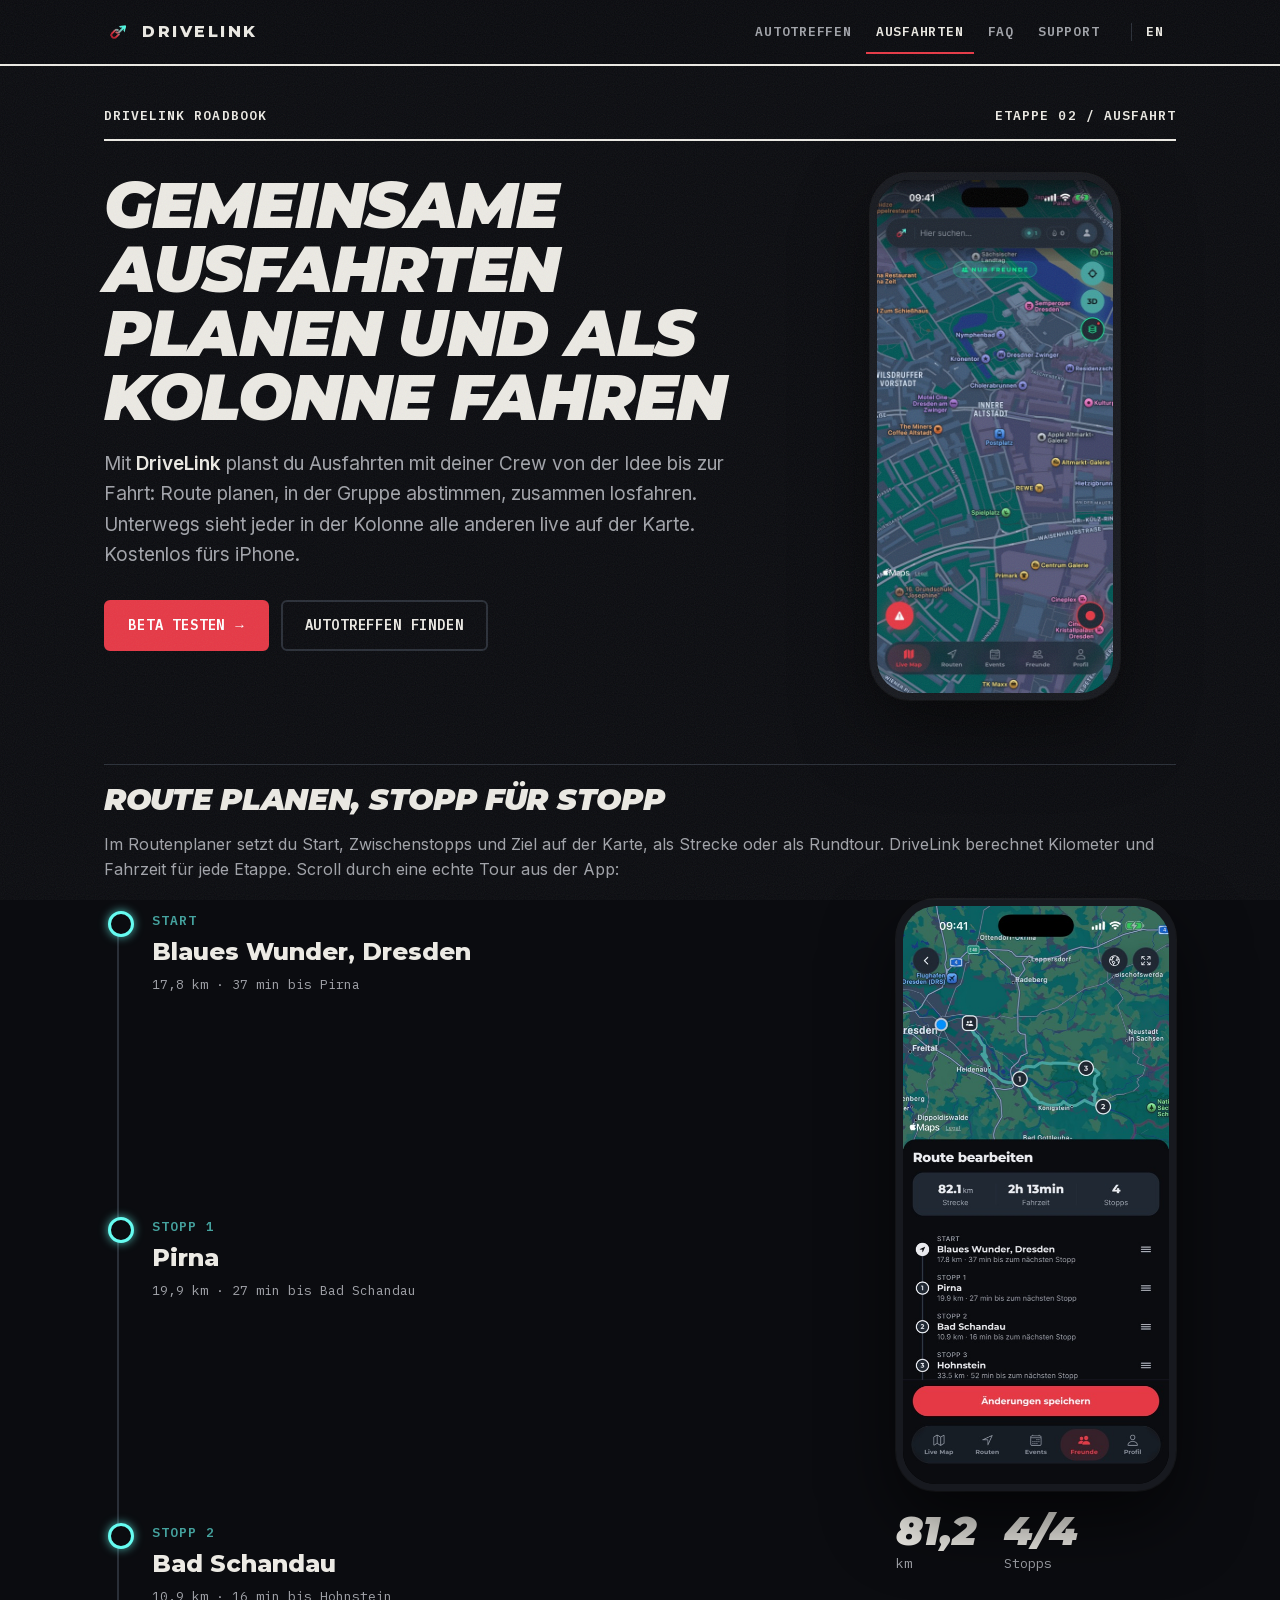
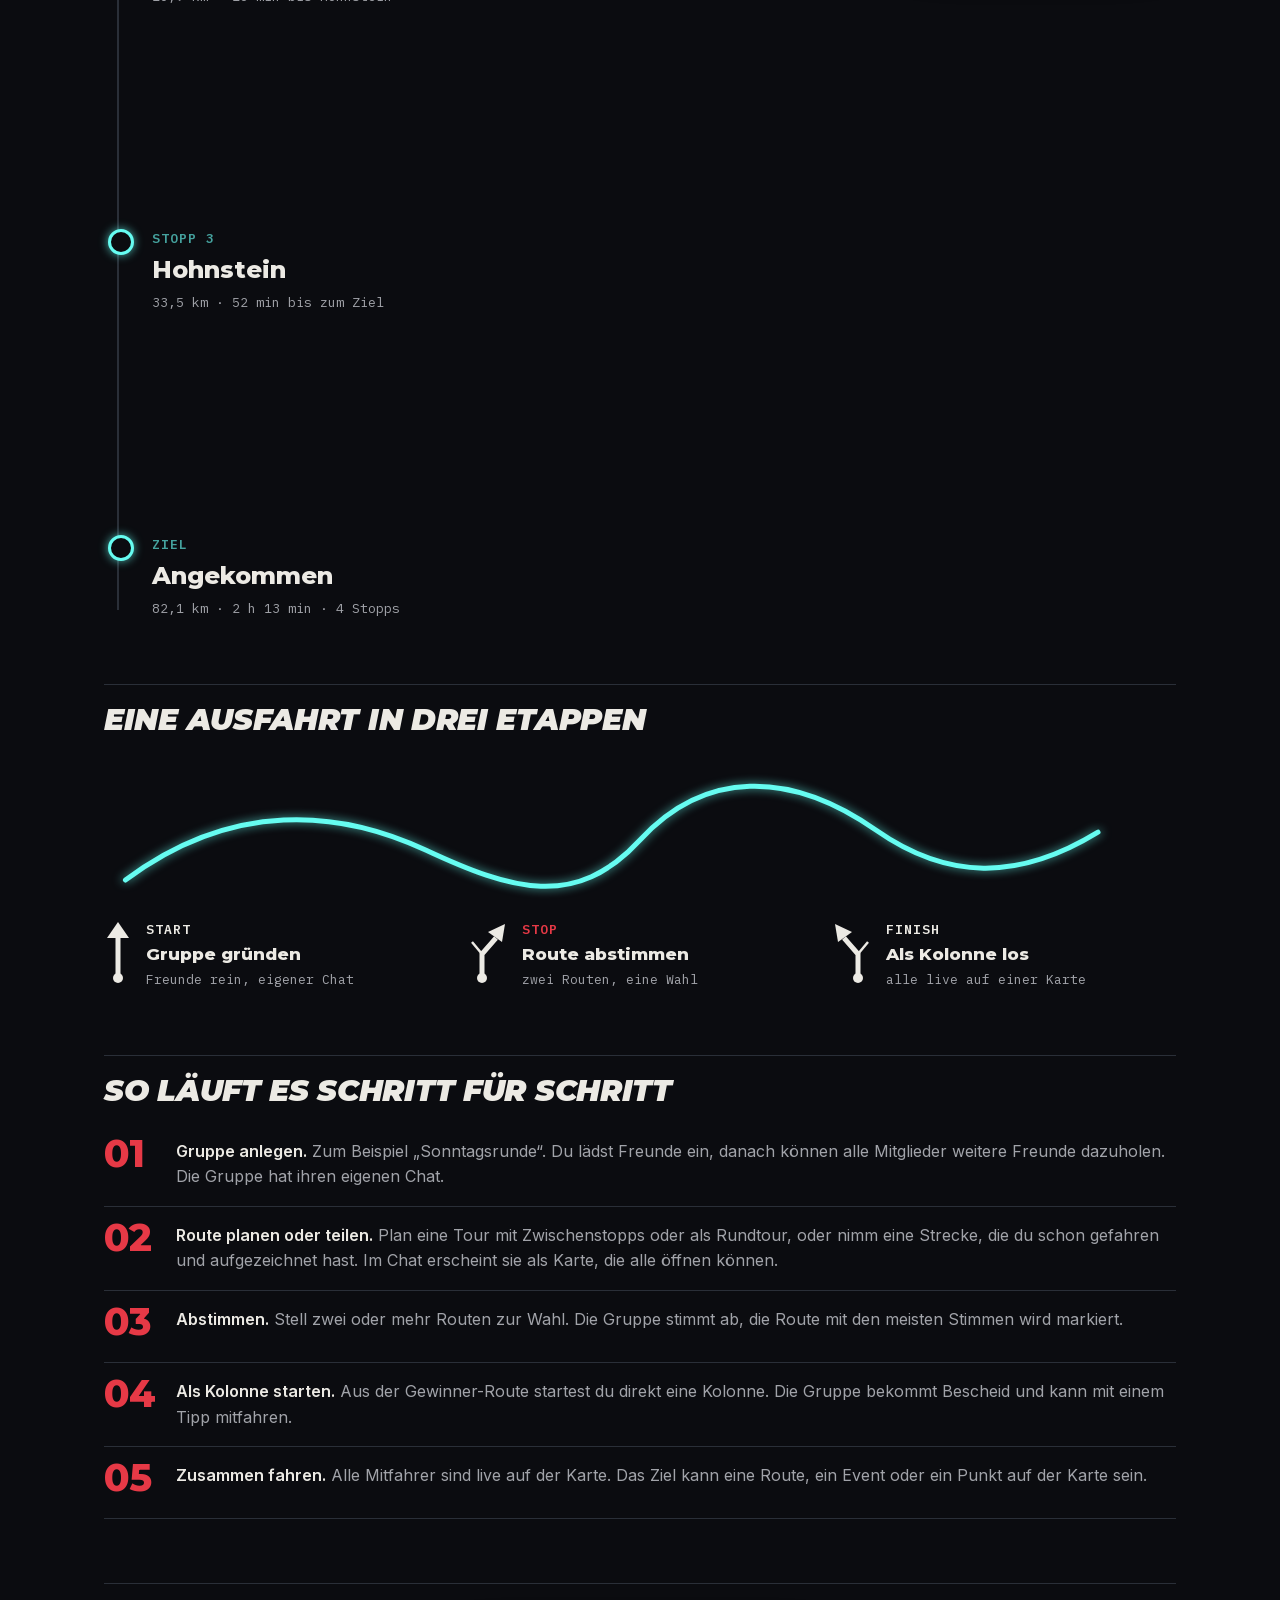
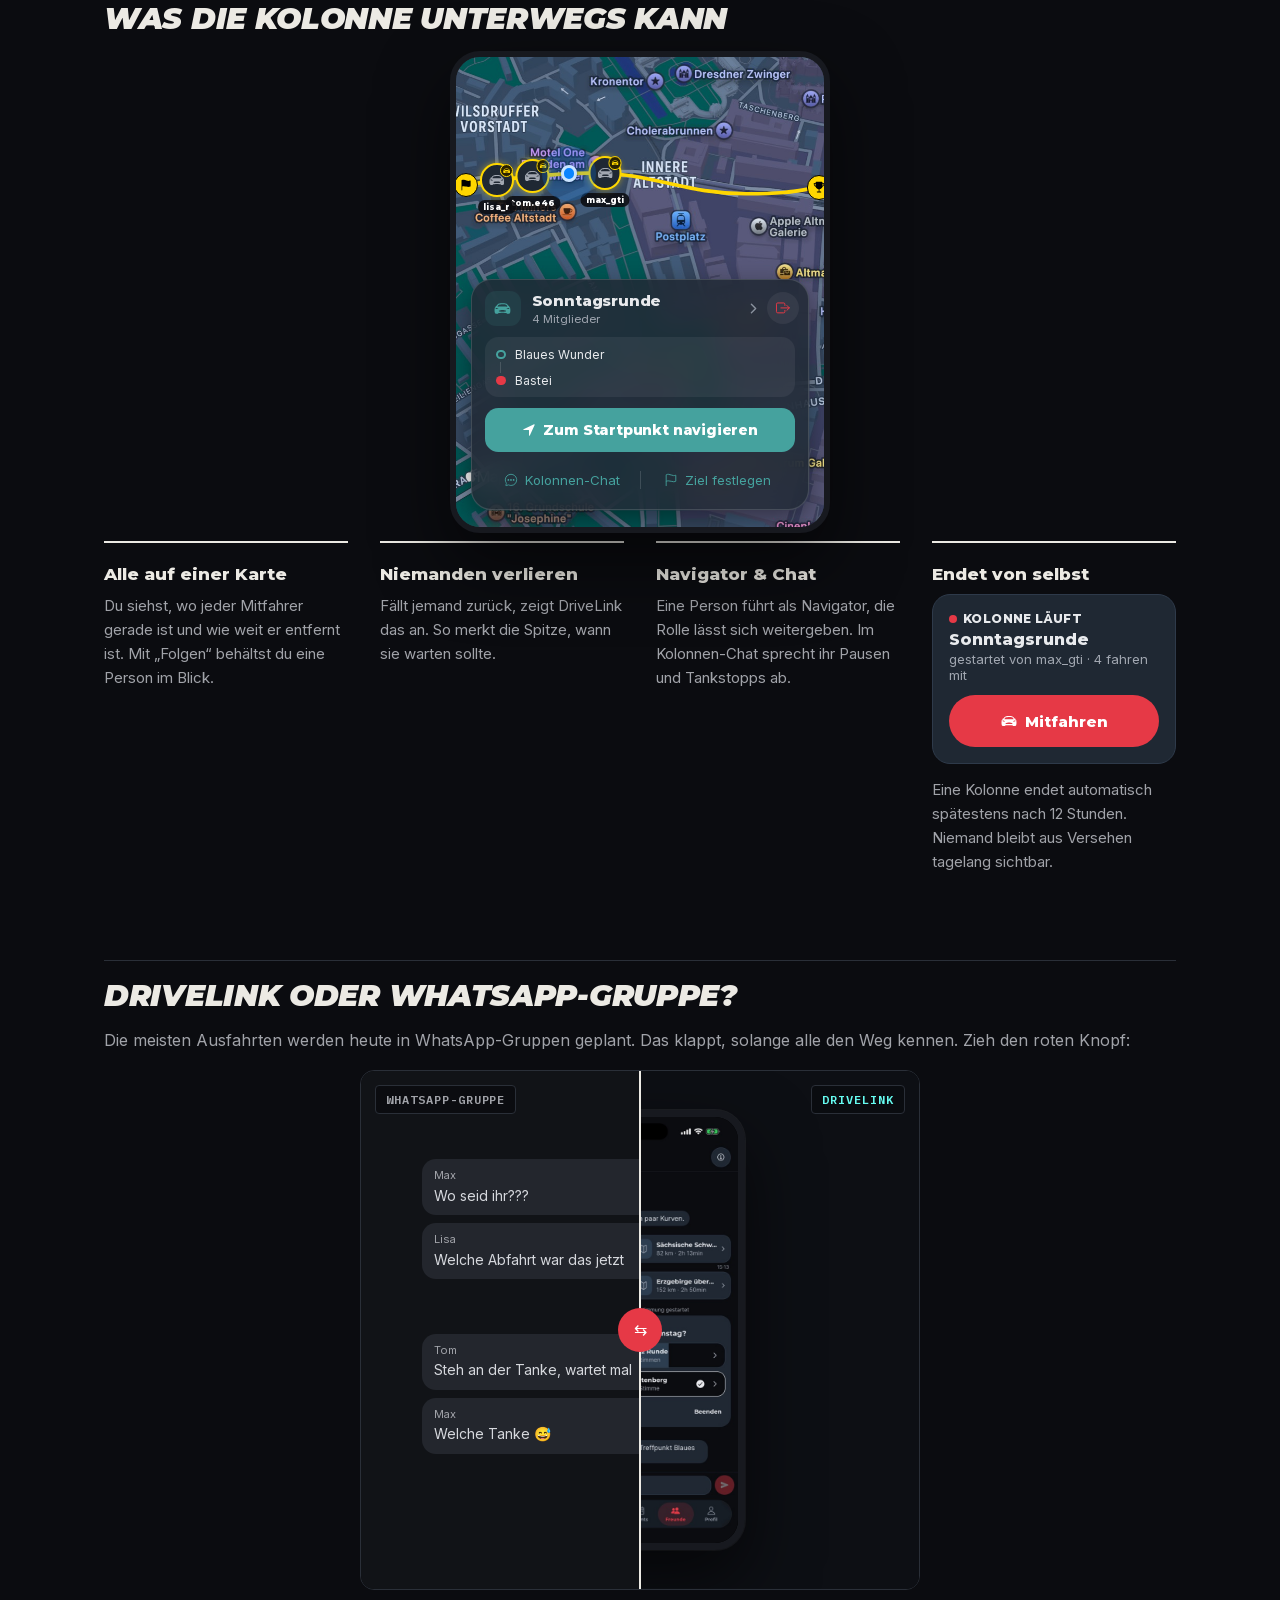
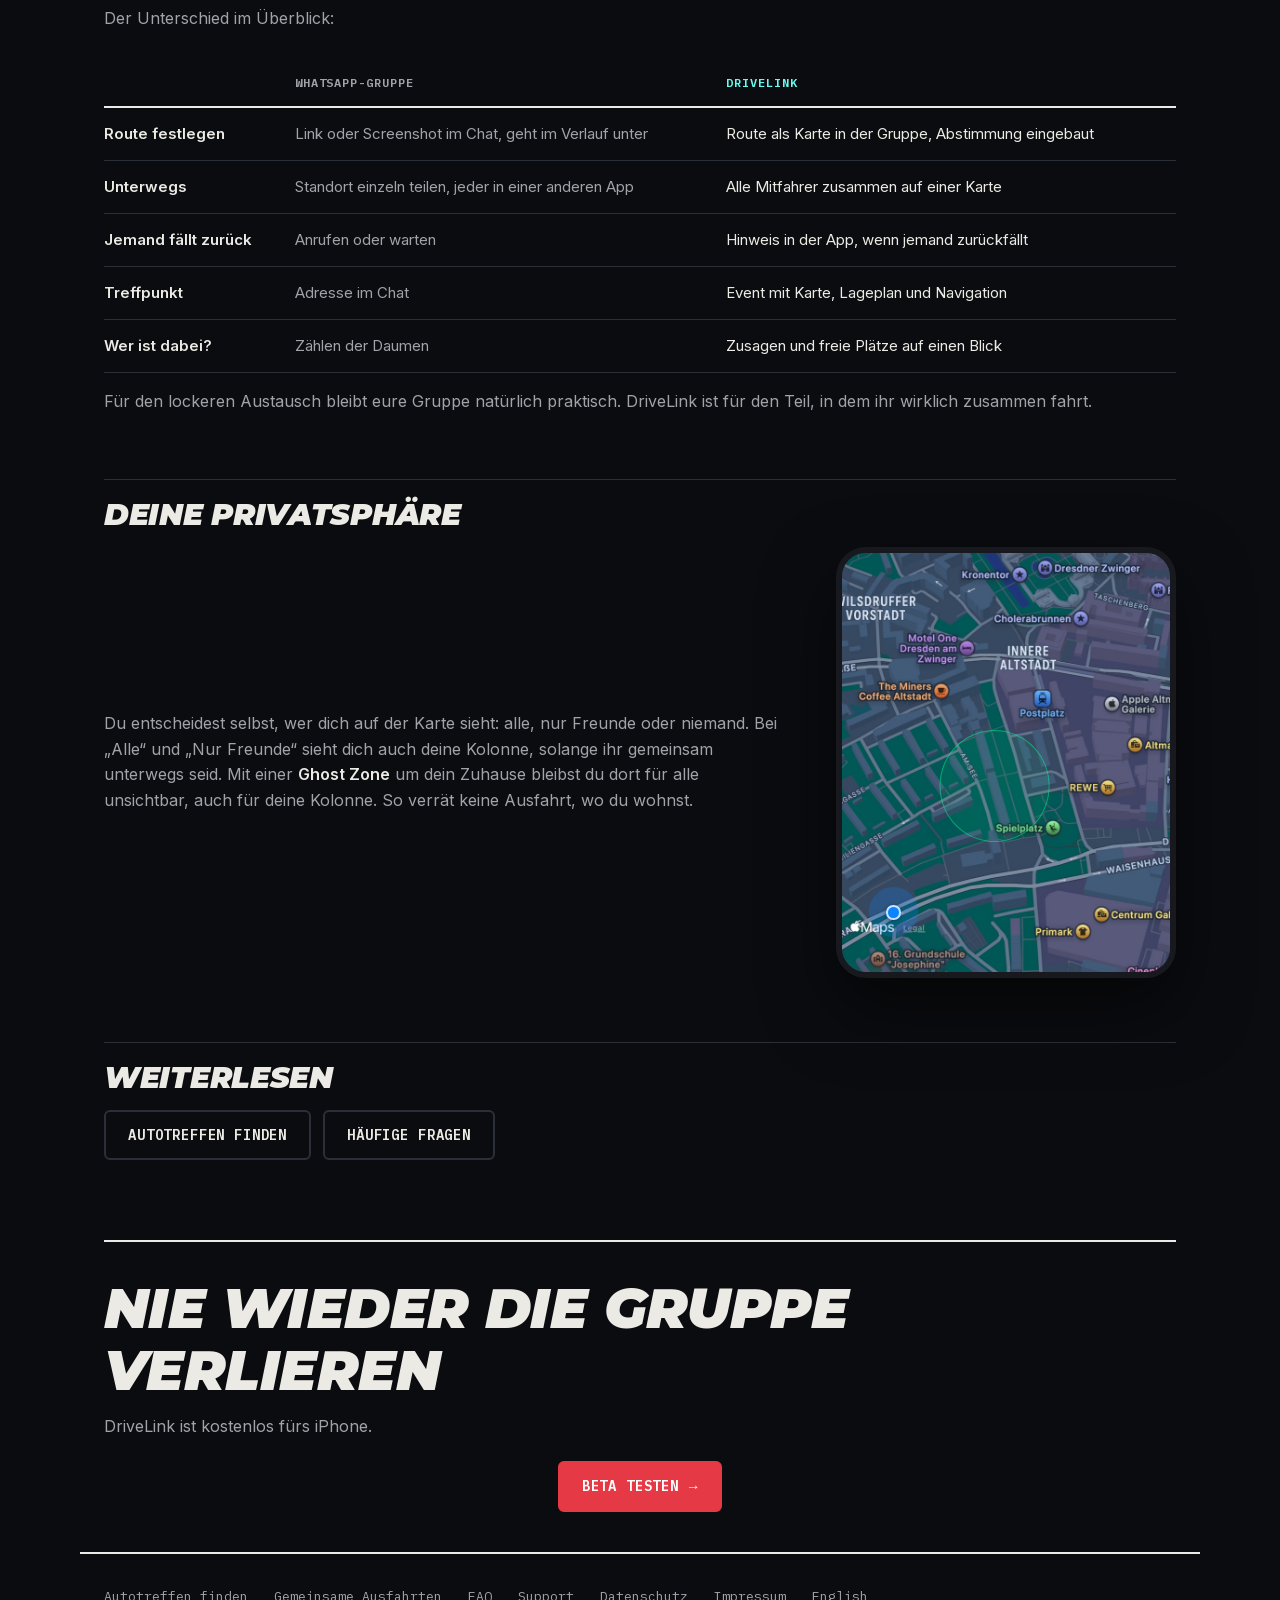
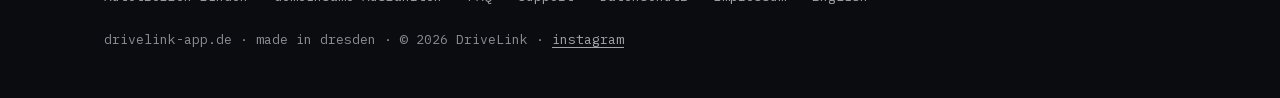
<file: gemeinsame-ausfahrten.html>
<!DOCTYPE html>
<html lang="de">
<head>
  <meta charset="UTF-8">
  <meta name="viewport" content="width=device-width, initial-scale=1.0">
  <title>Gemeinsame Ausfahrten planen &amp; als Kolonne fahren – App DriveLink</title>
  <meta name="description" content="Ausfahrt planen, in der Gruppe über die Route abstimmen und als Kolonne fahren – alle Mitfahrer live auf der Karte. Kostenlos fürs iPhone.">
  <link rel="canonical" href="https://drivelink-app.de/gemeinsame-ausfahrten.html">
  <link rel="alternate" hreflang="de" href="https://drivelink-app.de/gemeinsame-ausfahrten.html">
  <link rel="alternate" hreflang="en" href="https://drivelink-app.de/en/group-drives.html">
  <link rel="alternate" hreflang="x-default" href="https://drivelink-app.de/en/group-drives.html">
  <meta property="og:type" content="article">
  <meta property="og:site_name" content="DriveLink">
  <meta property="og:title" content="Gemeinsame Ausfahrten planen &amp; als Kolonne fahren – DriveLink">
  <meta property="og:description" content="Route planen, in der Gruppe abstimmen, zusammen losfahren. Alle Mitfahrer live auf einer Karte.">
  <meta property="og:url" content="https://drivelink-app.de/gemeinsame-ausfahrten.html">
  <meta property="og:image" content="https://drivelink-app.de/assets/screenshot-map.jpg">
  <meta property="og:locale" content="de_DE">
  <link rel="icon" type="image/png" href="assets/drivelink-logo-180.png">
  <link rel="apple-touch-icon" href="assets/drivelink-logo-180.png">
  <link rel="stylesheet" href="styles.css">
  <script>document.documentElement.classList.add('js');</script>
</head>
<body>

  <header class="site">
    <div class="wrap">
      <a href="./" class="brand">
        <img src="assets/drivelink-logo-180.png" alt="" width="28" height="28">
        DriveLink
      </a>
      <nav class="site" aria-label="Hauptmenü">
        <a href="autotreffen-finden.html">Autotreffen</a>
        <a href="gemeinsame-ausfahrten.html" aria-current="page">Ausfahrten</a>
        <a href="faq.html">FAQ</a>
        <a href="support.html">Support</a>
        <a class="lang" href="en/group-drives.html" hreflang="en" lang="en" title="English version">EN</a>
      </nav>
    </div>
  </header>

  <main class="page wrap">
    <div class="page-eyebrow"><span>DriveLink Roadbook</span><span>Etappe 02 / Ausfahrt</span></div>

    <div class="page-hero">
      <div>
        <h1>Gemeinsame Ausfahrten planen und als Kolonne fahren</h1>
        <p class="lead">Mit <strong>DriveLink</strong> planst du Ausfahrten mit deiner Crew von der Idee bis zur Fahrt: Route planen, in der Gruppe abstimmen, zusammen losfahren. Unterwegs sieht jeder in der Kolonne alle anderen live auf der Karte. Kostenlos fürs iPhone.</p>
        <div class="cta-row">
          <a class="btn btn-primary" href="https://testflight.apple.com/join/Xghwh1vr">Beta testen <span class="arr" aria-hidden="true">→</span></a>
          <a class="btn btn-secondary" href="autotreffen-finden.html">Autotreffen finden</a>
        </div>
      </div>
      <div class="phone reveal"><img src="assets/screens/karte-3d.jpg" alt="DriveLink Live-Karte in 3D mit Sichtbarkeit „Nur Freunde“" width="506" height="1100"></div>
    </div>

    <h2>Route planen, Stopp für Stopp</h2>
    <p>Im Routenplaner setzt du Start, Zwischenstopps und Ziel auf der Karte, als Strecke oder als Rundtour. DriveLink berechnet Kilometer und Fahrzeit für jede Etappe. Scroll durch eine echte Tour aus der App:</p>
    <div class="route-tour">
      <ol class="stops" id="stops">
        <li data-km="0" data-x="14.2" data-y="20.5"><span class="tg">START</span><strong>Blaues Wunder, Dresden</strong><p>17,8 km · 37 min bis Pirna</p></li>
        <li data-km="17.8" data-x="43.9" data-y="29.9"><span class="tg">STOPP 1</span><strong>Pirna</strong><p>19,9 km · 27 min bis Bad Schandau</p></li>
        <li data-km="37.7" data-x="75.1" data-y="34.5"><span class="tg">STOPP 2</span><strong>Bad Schandau</strong><p>10,9 km · 16 min bis Hohnstein</p></li>
        <li data-km="48.6" data-x="68.6" data-y="28"><span class="tg">STOPP 3</span><strong>Hohnstein</strong><p>33,5 km · 52 min bis zum Ziel</p></li>
        <li data-km="82.1"><span class="tg">ZIEL</span><strong>Angekommen</strong><p>82,1 km · 2 h 13 min · 4 Stopps</p></li>
      </ol>
      <div class="stick">
        <div class="phone"><img src="assets/screens/planer.jpg" alt="DriveLink Routenplaner: Tour von Dresden durch die Sächsische Schweiz, 82,1 km, 2 h 13 min, 4 Stopps" width="506" height="1100" loading="lazy"><div class="ping" id="ping" aria-hidden="true" style="left:14.2%;top:20.5%"></div></div>
        <div class="odo" aria-hidden="true"><div><span id="km">0,0</span><small>km</small></div><div><span id="stp">0</span>/4<small>Stopps</small></div></div>
      </div>
    </div>

    <h2>Eine Ausfahrt in drei Etappen</h2>
    <div class="roadbook" aria-hidden="true">
      <svg class="rb-line" data-draw viewBox="0 0 1000 150" preserveAspectRatio="none">
        <path class="glow draw" pathLength="1" d="M20 120 C 120 40, 220 50, 300 90 S 440 150, 500 80 S 640 10, 720 70 S 880 120, 975 35"
              fill="none" stroke="#66FCF1" stroke-width="5" stroke-linecap="round" vector-effect="non-scaling-stroke"/>
      </svg>
    </div>
    <div class="rb-points">
      <div class="rb-point reveal">
        <svg width="28" height="64" viewBox="0 0 28 64" aria-hidden="true"><path d="M14 58V14" stroke="currentColor" stroke-width="5"/><path d="M3 18L14 2l11 16z" fill="currentColor"/><circle cx="14" cy="58" r="5" fill="currentColor"/></svg>
        <div><span class="tag">START</span><strong>Gruppe gründen</strong><small>Freunde rein, eigener Chat</small></div>
      </div>
      <div class="rb-point reveal d1">
        <svg width="40" height="64" viewBox="0 0 40 64" aria-hidden="true"><path d="M14 58V34l14-16" stroke="currentColor" stroke-width="5" fill="none"/><path d="M14 34L4 22" stroke="currentColor" stroke-width="2.5"/><path d="M20 12l17-8-3 18z" fill="currentColor"/><circle cx="14" cy="58" r="5" fill="currentColor"/></svg>
        <div><span class="tag stop">STOP</span><strong>Route abstimmen</strong><small>zwei Routen, eine Wahl</small></div>
      </div>
      <div class="rb-point reveal d2">
        <svg width="40" height="64" viewBox="0 0 40 64" aria-hidden="true"><path d="M26 58V34L12 18" stroke="currentColor" stroke-width="5" fill="none"/><path d="M26 34l10-12" stroke="currentColor" stroke-width="2.5"/><path d="M20 12L3 4l3 18z" fill="currentColor"/><circle cx="26" cy="58" r="5" fill="currentColor"/></svg>
        <div><span class="tag">FINISH</span><strong>Als Kolonne los</strong><small>alle live auf einer Karte</small></div>
      </div>
    </div>

    <h2>So läuft es Schritt für Schritt</h2>
    <ol class="steps">
      <li><strong>Gruppe anlegen.</strong> Zum Beispiel „Sonntagsrunde“. Du lädst Freunde ein, danach können alle Mitglieder weitere Freunde dazuholen. Die Gruppe hat ihren eigenen Chat.</li>
      <li><strong>Route planen oder teilen.</strong> Plan eine Tour mit Zwischenstopps oder als Rundtour, oder nimm eine Strecke, die du schon gefahren und aufgezeichnet hast. Im Chat erscheint sie als Karte, die alle öffnen können.</li>
      <li><strong>Abstimmen.</strong> Stell zwei oder mehr Routen zur Wahl. Die Gruppe stimmt ab, die Route mit den meisten Stimmen wird markiert.</li>
      <li><strong>Als Kolonne starten.</strong> Aus der Gewinner-Route startest du direkt eine Kolonne. Die Gruppe bekommt Bescheid und kann mit einem Tipp mitfahren.</li>
      <li><strong>Zusammen fahren.</strong> Alle Mitfahrer sind live auf der Karte. Das Ziel kann eine Route, ein Event oder ein Punkt auf der Karte sein.</li>
    </ol>

    <h2>Was die Kolonne unterwegs kann</h2>
    <div class="app-stage cv-stage" role="img" aria-label="Animation nach der DriveLink-App: eine Kolonne fährt auf der goldenen Route durch Dresden, ein Mitglied fällt zurück, in der Kolonnen-Leiste erscheint der Hinweis.">
      <img class="mm-map" src="assets/screens/map-dresden.jpg" alt="" width="710" height="900" loading="lazy">
      <svg class="lay" viewBox="0 0 710 900" preserveAspectRatio="none" aria-hidden="true"><path class="cv-path" d="M20 245 C 150 225, 260 215, 340 228 S 470 262, 560 262 S 660 255, 700 250" fill="none" stroke="#FFD700" stroke-width="7" stroke-linecap="round"/></svg>
      <div class="cv-wp" style="left:2.8%;top:27.2%"><svg class="ic" aria-hidden="true"><use href="assets/icons.svg#i-flag"/></svg></div><div class="cv-wp" style="left:98.6%;top:27.8%"><svg class="ic" aria-hidden="true"><use href="assets/icons.svg#i-trophy"/></svg></div>
      <div class="cv-user"><div class="cv-bub"><svg class="ic" aria-hidden="true"><use href="assets/icons.svg#i-car-sport"/></svg><span class="cv-badge"><svg class="ic" aria-hidden="true"><use href="assets/icons.svg#i-car-sport"/></svg></span></div><div class="cv-lbl">max_gti</div></div><div class="cv-user"><div class="cv-bub"><svg class="ic" aria-hidden="true"><use href="assets/icons.svg#i-car-sport"/></svg><span class="cv-badge"><svg class="ic" aria-hidden="true"><use href="assets/icons.svg#i-car-sport"/></svg></span></div><div class="cv-lbl">tom.e46</div></div><div class="cv-user"><div class="cv-bub"><svg class="ic" aria-hidden="true"><use href="assets/icons.svg#i-car-sport"/></svg><span class="cv-badge"><svg class="ic" aria-hidden="true"><use href="assets/icons.svg#i-car-sport"/></svg></span></div><div class="cv-lbl">lisa_r</div></div><div class="me-dot" aria-hidden="true"></div>
      <div class="cv-hud" aria-hidden="true">
        <div class="cv-head"><span class="cv-ico"><svg class="ic" aria-hidden="true"><use href="assets/icons.svg#i-car-sport"/></svg></span><span class="cv-name"><b>Sonntagsrunde</b><span>4 Mitglieder</span></span><span class="cv-chev"><svg class="ic" aria-hidden="true"><use href="assets/icons.svg#i-chevron-forward"/></svg></span><span class="cv-leave"><svg class="ic" aria-hidden="true"><use href="assets/icons.svg#i-exit-outline"/></svg></span></div>
        <div class="cv-route"><div><i></i>Blaues Wunder</div><div class="con"></div><div><i class="end"></i>Bastei</div></div>
        <div class="cv-strag"><div><p><svg class="ic" aria-hidden="true"><use href="assets/icons.svg#i-warning"/></svg><span>lisa_r ist <span class="cv-dist">1,2 km</span> zurückgefallen</span></p></div></div>
        <div class="cv-nav"><svg class="ic" aria-hidden="true"><use href="assets/icons.svg#i-navigate"/></svg>Zum Startpunkt navigieren</div>
        <div class="cv-acts"><span><svg class="ic" aria-hidden="true"><use href="assets/icons.svg#i-chatbubble-ellipses-outline"/></svg>Kolonnen-Chat</span><i></i><span><svg class="ic" aria-hidden="true"><use href="assets/icons.svg#i-flag-outline"/></svg>Ziel festlegen</span></div>
      </div>
    </div>
    <div class="topic-grid">
      <div class="topic-card">
        <h3>Alle auf einer Karte</h3>
        <p>Du siehst, wo jeder Mitfahrer gerade ist und wie weit er entfernt ist. Mit „Folgen“ behältst du eine Person im Blick.</p>
      </div>
      <div class="topic-card">
        <h3>Niemanden verlieren</h3>
        <p>Fällt jemand zurück, zeigt DriveLink das an. So merkt die Spitze, wann sie warten sollte.</p>
      </div>
      <div class="topic-card">
        <h3>Navigator &amp; Chat</h3>
        <p>Eine Person führt als Navigator, die Rolle lässt sich weitergeben. Im Kolonnen-Chat sprecht ihr Pausen und Tankstopps ab.</p>
      </div>
      <div class="topic-card">
        <h3>Endet von selbst</h3>
        <div class="gcc" data-cycle data-k-run="KOLONNE LÄUFT" data-k-end="KOLONNE BEENDET" data-m-run="gestartet von max_gti · 4 fahren mit" data-m-end="Diese Kolonne ist vorbei." aria-hidden="true"><div class="gcc-k"><i></i><span>KOLONNE LÄUFT</span></div><div class="gcc-n">Sonntagsrunde</div><div class="gcc-m">gestartet von max_gti · 4 fahren mit</div><div class="gcc-b"><svg class="ic" aria-hidden="true"><use href="assets/icons.svg#i-car-sport"/></svg>Mitfahren</div></div>
        <p>Eine Kolonne endet automatisch spätestens nach 12 Stunden. Niemand bleibt aus Versehen tagelang sichtbar.</p>
      </div>
    </div>

    <h2>DriveLink oder WhatsApp-Gruppe?</h2>
    <p>Die meisten Ausfahrten werden heute in WhatsApp-Gruppen geplant. Das klappt, solange alle den Weg kennen. Zieh den roten Knopf:</p>
    <div class="ba" id="ba">
      <div class="pane left">
        <span class="lbl">WhatsApp-Gruppe</span>
        <div class="chat" aria-hidden="true">
          <div class="bub"><small>Max</small>Wo seid ihr???</div>
          <div class="bub"><small>Lisa</small>Welche Abfahrt war das jetzt</div>
          <div class="bub me">Schick nochmal den Link</div>
          <div class="bub"><small>Tom</small>Steh an der Tanke, wartet mal</div>
          <div class="bub"><small>Max</small>Welche Tanke 😅</div>
          <div class="bub me">Hab euch verloren</div>
        </div>
      </div>
      <div class="pane right" id="baRight">
        <span class="lbl">DriveLink</span>
        <div class="phone"><img src="assets/screens/gruppe.jpg" alt="DriveLink Gruppen-Chat mit Abstimmung: Welche Route fahren wir Samstag?" width="506" height="1100" loading="lazy"></div>
      </div>
      <div class="ba-handle" id="baHandle" role="slider" tabindex="0" aria-label="Vergleich WhatsApp-Gruppe und DriveLink verschieben" aria-valuemin="0" aria-valuemax="100" aria-valuenow="50"><span aria-hidden="true">⇆</span></div>
    </div>
    <p>Der Unterschied im Überblick:</p>
    <div class="compare-scroll">
      <table class="compare">
        <thead>
          <tr><th></th><th>WhatsApp-Gruppe</th><th>DriveLink</th></tr>
        </thead>
        <tbody>
          <tr><td>Route festlegen</td><td>Link oder Screenshot im Chat, geht im Verlauf unter</td><td>Route als Karte in der Gruppe, Abstimmung eingebaut</td></tr>
          <tr><td>Unterwegs</td><td>Standort einzeln teilen, jeder in einer anderen App</td><td>Alle Mitfahrer zusammen auf einer Karte</td></tr>
          <tr><td>Jemand fällt zurück</td><td>Anrufen oder warten</td><td>Hinweis in der App, wenn jemand zurückfällt</td></tr>
          <tr><td>Treffpunkt</td><td>Adresse im Chat</td><td>Event mit Karte, Lageplan und Navigation</td></tr>
          <tr><td>Wer ist dabei?</td><td>Zählen der Daumen</td><td>Zusagen und freie Plätze auf einen Blick</td></tr>
        </tbody>
      </table>
    </div>
    <p>Für den lockeren Austausch bleibt eure Gruppe natürlich praktisch. DriveLink ist für den Teil, in dem ihr wirklich zusammen fahrt.</p>

    <h2>Deine Privatsphäre</h2>
    <div class="privacy-row">
      <p>Du entscheidest selbst, wer dich auf der Karte sieht: alle, nur Freunde oder niemand. Bei „Alle“ und „Nur Freunde“ sieht dich auch deine Kolonne, solange ihr gemeinsam unterwegs seid. Mit einer <strong>Ghost Zone</strong> um dein Zuhause bleibst du dort für alle unsichtbar, auch für deine Kolonne. So verrät keine Ausfahrt, wo du wohnst.</p>
    <div class="app-stage gz-stage" role="img" aria-label="Animation nach der DriveLink-App: Dein Standort fährt in deine Ghost Zone, oben erscheint GHOST MODE, danach verlässt du die Zone wieder.">
      <img class="mm-map" src="assets/screens/map-dresden.jpg" alt="" width="710" height="900" loading="lazy">
      <svg class="lay" viewBox="0 0 710 900" preserveAspectRatio="none" aria-hidden="true"><path class="gz-path" d="M60 820 C 200 700, 260 560, 330 500 S 520 300, 660 180" fill="none" stroke="none"/></svg>
      <div class="gz-zone" data-x="330" data-y="500" data-r="120" style="left:46.5%;top:55.6%;width:33.8%;height:26.7%"></div>
      <div class="me-dot" aria-hidden="true"></div>
      <div class="gz-badge" aria-hidden="true"><svg class="ic" aria-hidden="true"><use href="assets/icons.svg#i-eye-off"/></svg>GHOST MODE</div>
    </div>
    </div>

    <h2>Weiterlesen</h2>
    <div class="related">
      <a class="btn btn-secondary" href="autotreffen-finden.html">Autotreffen finden</a>
      <a class="btn btn-secondary" href="faq.html">Häufige Fragen</a>
    </div>

    <div class="cta-band">
      <h2>Nie wieder die Gruppe verlieren</h2>
      <p>DriveLink ist kostenlos fürs iPhone.</p>
      <div class="cta-row" style="justify-content:center;">
        <a class="btn btn-primary" href="https://testflight.apple.com/join/Xghwh1vr">Beta testen <span class="arr" aria-hidden="true">→</span></a>
      </div>
    </div>
  </main>

  <footer class="site">
    <div class="wrap">
      <div class="links">
        <a href="autotreffen-finden.html">Autotreffen finden</a>
        <a href="gemeinsame-ausfahrten.html">Gemeinsame Ausfahrten</a>
        <a href="faq.html">FAQ</a>
        <a href="support.html">Support</a>
        <a href="datenschutz.html">Datenschutz</a>
        <a href="impressum.html">Impressum</a>
        <a href="en/group-drives.html" hreflang="en" lang="en">English</a>
      </div>
      <p class="copy">drivelink-app.de · made in dresden · © 2026 DriveLink · <a href="https://www.instagram.com/drivelink.app/">instagram</a></p>
    </div>
  </footer>

  <script src="script.js"></script>
</body>
</html>
</file>
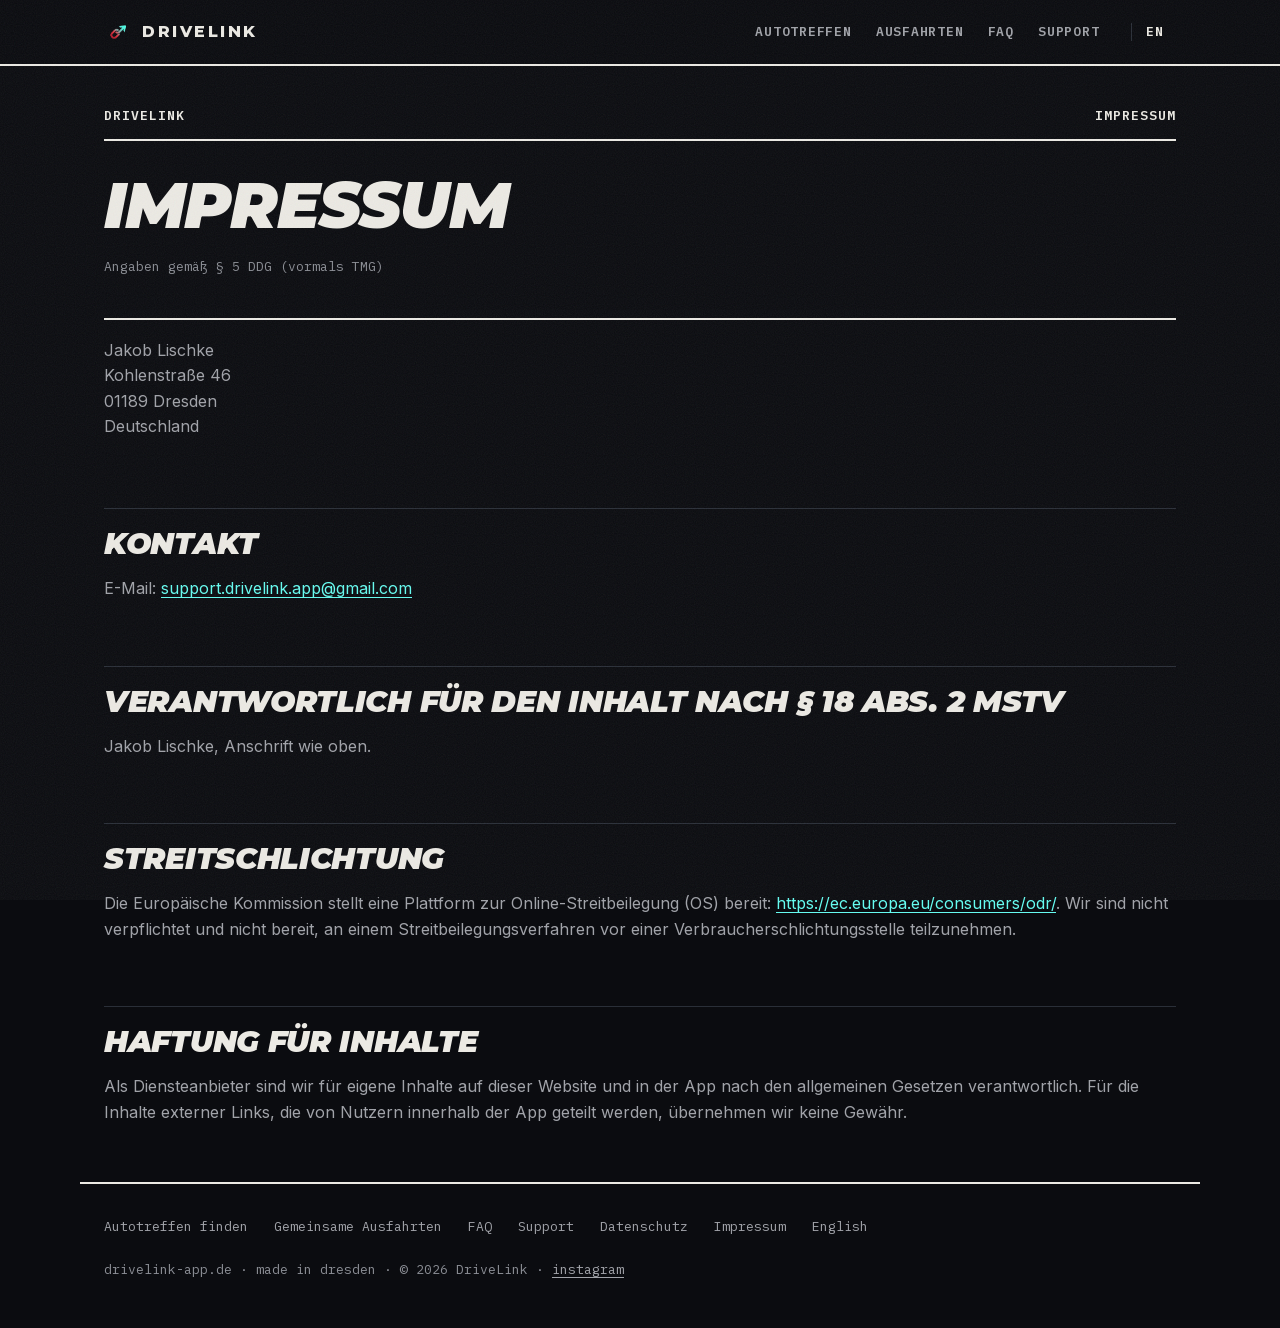
<file: impressum.html>
<!DOCTYPE html>
<html lang="de">
<head>
  <meta charset="UTF-8">
  <meta name="viewport" content="width=device-width, initial-scale=1.0">
  <title>Impressum – DriveLink</title>
  <meta name="description" content="Impressum von DriveLink, der App für Autotreffen und gemeinsame Ausfahrten.">
  <link rel="canonical" href="https://drivelink-app.de/impressum.html">
  <link rel="apple-touch-icon" href="assets/drivelink-logo-180.png">
  <link rel="icon" type="image/png" href="assets/drivelink-logo-180.png">
  <link rel="stylesheet" href="styles.css">
  <script>document.documentElement.classList.add('js');</script>
</head>
<body>

  <header class="site">
    <div class="wrap">
      <a href="./" class="brand">
        <img src="assets/drivelink-logo-180.png" alt="" width="28" height="28">
        DriveLink
      </a>
      <nav class="site" aria-label="Hauptmenü">
        <a href="autotreffen-finden.html">Autotreffen</a>
        <a href="gemeinsame-ausfahrten.html">Ausfahrten</a>
        <a href="faq.html">FAQ</a>
        <a href="support.html">Support</a>
        <a class="lang" href="en/" hreflang="en" lang="en" title="English version">EN</a>
      </nav>
    </div>
  </header>

  <main class="page wrap">
    <div class="page-eyebrow"><span>DriveLink</span><span>Impressum</span></div>
    <h1>Impressum</h1>
    <p class="updated">Angaben gemäß § 5 DDG (vormals TMG)</p>

    <div class="contact-box">
      <p style="margin:0;">
        Jakob Lischke<br>
        Kohlenstraße 46<br>
        01189 Dresden<br>
        Deutschland
      </p>
    </div>

    <h2>Kontakt</h2>
    <p>
      E-Mail: <a href="mailto:support.drivelink.app@gmail.com">support.drivelink.app@gmail.com</a>
    </p>

    <h2>Verantwortlich für den Inhalt nach § 18 Abs. 2 MStV</h2>
    <p>Jakob Lischke, Anschrift wie oben.</p>

    <h2>Streitschlichtung</h2>
    <p>Die Europäische Kommission stellt eine Plattform zur Online-Streitbeilegung (OS) bereit: <a href="https://ec.europa.eu/consumers/odr/" target="_blank" rel="noopener">https://ec.europa.eu/consumers/odr/</a>. Wir sind nicht verpflichtet und nicht bereit, an einem Streitbeilegungsverfahren vor einer Verbraucherschlichtungsstelle teilzunehmen.</p>

    <h2>Haftung für Inhalte</h2>
    <p>Als Diensteanbieter sind wir für eigene Inhalte auf dieser Website und in der App nach den allgemeinen Gesetzen verantwortlich. Für die Inhalte externer Links, die von Nutzern innerhalb der App geteilt werden, übernehmen wir keine Gewähr.</p>
  </main>

  <footer class="site">
    <div class="wrap">
      <div class="links">
        <a href="autotreffen-finden.html">Autotreffen finden</a>
        <a href="gemeinsame-ausfahrten.html">Gemeinsame Ausfahrten</a>
        <a href="faq.html">FAQ</a>
        <a href="support.html">Support</a>
        <a href="datenschutz.html">Datenschutz</a>
        <a href="impressum.html">Impressum</a>
        <a href="en/" hreflang="en" lang="en">English</a>
      </div>
      <p class="copy">drivelink-app.de · made in dresden · © 2026 DriveLink · <a href="https://www.instagram.com/drivelink.app/">instagram</a></p>
    </div>
  </footer>

  <script src="script.js"></script>
</body>
</html>
</file>
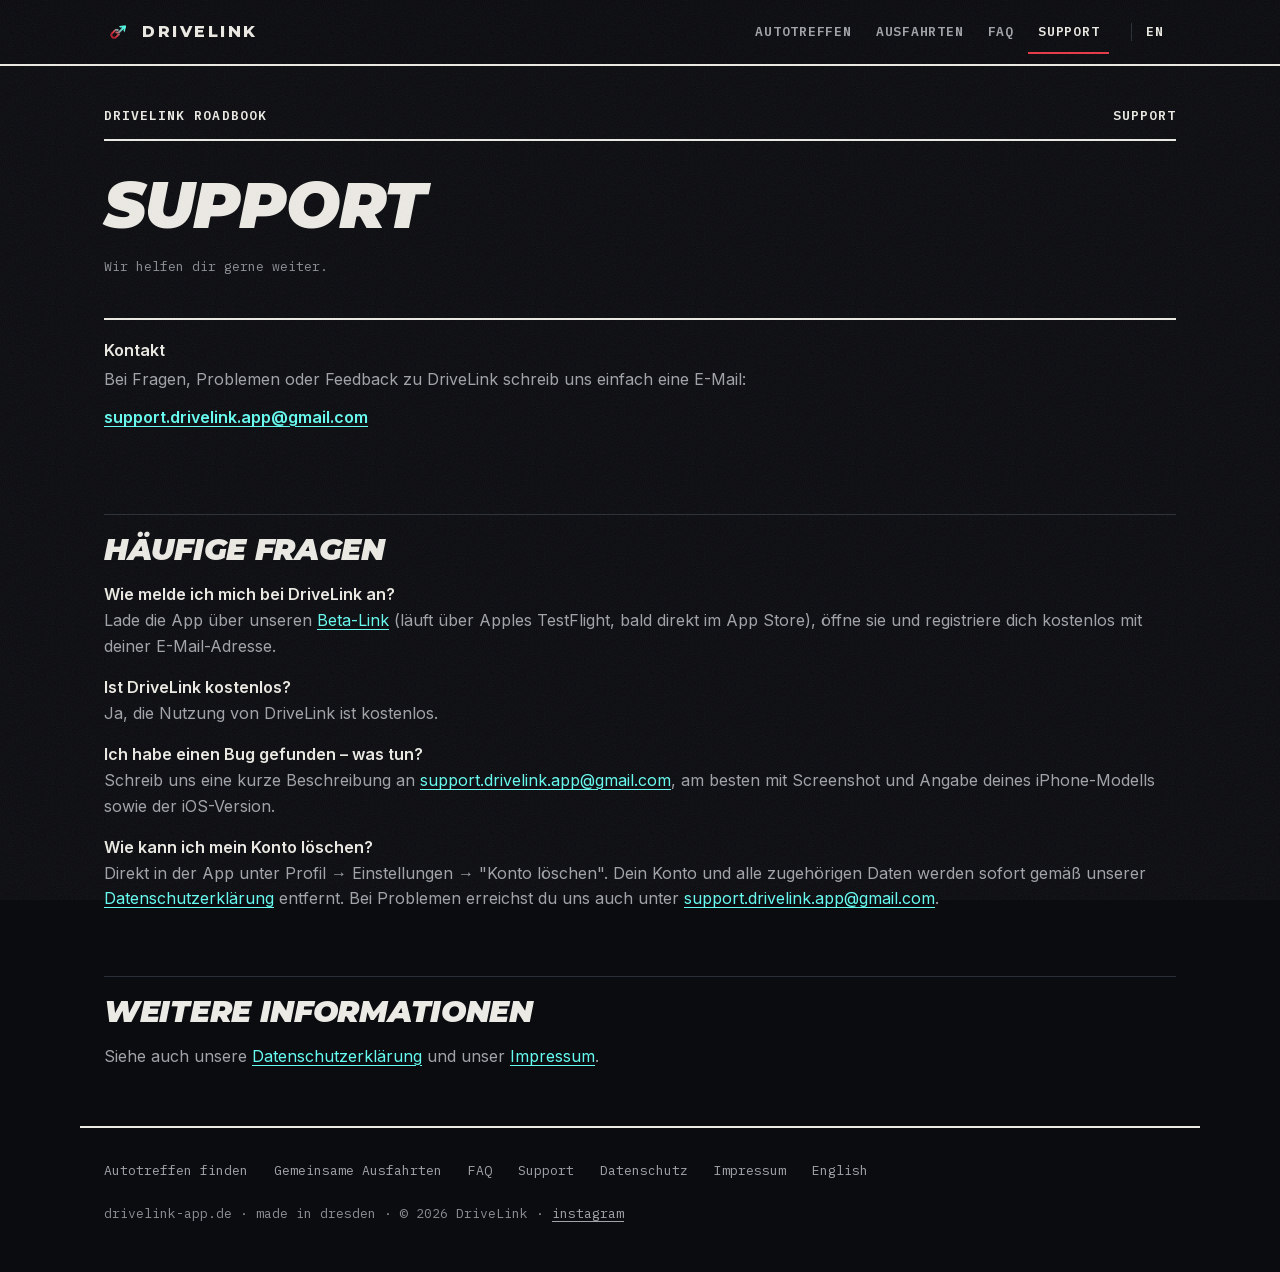
<file: support.html>
<!DOCTYPE html>
<html lang="de">
<head>
  <meta charset="UTF-8">
  <meta name="viewport" content="width=device-width, initial-scale=1.0">
  <title>Support – DriveLink</title>
  <meta name="description" content="Hilfe und Kontakt zu DriveLink, der App für Autotreffen und gemeinsame Ausfahrten: Anmeldung, Kosten, Fehler melden, Konto löschen.">
  <link rel="canonical" href="https://drivelink-app.de/support.html">
  <link rel="alternate" hreflang="de" href="https://drivelink-app.de/support.html">
  <link rel="alternate" hreflang="en" href="https://drivelink-app.de/en/support.html">
  <link rel="alternate" hreflang="x-default" href="https://drivelink-app.de/en/support.html">
  <link rel="apple-touch-icon" href="assets/drivelink-logo-180.png">
  <link rel="icon" type="image/png" href="assets/drivelink-logo-180.png">
  <link rel="stylesheet" href="styles.css">
  <script>document.documentElement.classList.add('js');</script>
</head>
<body>

  <header class="site">
    <div class="wrap">
      <a href="./" class="brand">
        <img src="assets/drivelink-logo-180.png" alt="" width="28" height="28">
        DriveLink
      </a>
      <nav class="site" aria-label="Hauptmenü">
        <a href="autotreffen-finden.html">Autotreffen</a>
        <a href="gemeinsame-ausfahrten.html">Ausfahrten</a>
        <a href="faq.html">FAQ</a>
        <a href="support.html" aria-current="page">Support</a>
        <a class="lang" href="en/support.html" hreflang="en" lang="en" title="English version">EN</a>
      </nav>
    </div>
  </header>

  <main class="page wrap">
    <div class="page-eyebrow"><span>DriveLink Roadbook</span><span>Support</span></div>
    <h1>Support</h1>
    <p class="updated">Wir helfen dir gerne weiter.</p>

    <div class="contact-box">
      <p style="margin:0 0 4px; color: var(--line); font-weight:600;">Kontakt</p>
      <p style="margin:0;">Bei Fragen, Problemen oder Feedback zu DriveLink schreib uns einfach eine E-Mail:</p>
      <p style="margin-top:12px;"><a href="mailto:support.drivelink.app@gmail.com">support.drivelink.app@gmail.com</a></p>
    </div>

    <h2>Häufige Fragen</h2>

    <p><strong>Wie melde ich mich bei DriveLink an?</strong><br>
    Lade die App über unseren <a href="https://testflight.apple.com/join/Xghwh1vr">Beta-Link</a> (läuft über Apples TestFlight, bald direkt im App Store), öffne sie und registriere dich kostenlos mit deiner E-Mail-Adresse.</p>

    <p><strong>Ist DriveLink kostenlos?</strong><br>
    Ja, die Nutzung von DriveLink ist kostenlos.</p>

    <p><strong>Ich habe einen Bug gefunden – was tun?</strong><br>
    Schreib uns eine kurze Beschreibung an <a href="mailto:support.drivelink.app@gmail.com">support.drivelink.app@gmail.com</a>, am besten mit Screenshot und Angabe deines iPhone-Modells sowie der iOS-Version.</p>

    <p><strong>Wie kann ich mein Konto löschen?</strong><br>
    Direkt in der App unter Profil → Einstellungen → "Konto löschen". Dein Konto und alle zugehörigen Daten werden sofort gemäß unserer <a href="datenschutz.html">Datenschutzerklärung</a> entfernt. Bei Problemen erreichst du uns auch unter <a href="mailto:support.drivelink.app@gmail.com">support.drivelink.app@gmail.com</a>.</p>

    <h2>Weitere Informationen</h2>
    <p>Siehe auch unsere <a href="datenschutz.html">Datenschutzerklärung</a> und unser <a href="impressum.html">Impressum</a>.</p>
  </main>

  <footer class="site">
    <div class="wrap">
      <div class="links">
        <a href="autotreffen-finden.html">Autotreffen finden</a>
        <a href="gemeinsame-ausfahrten.html">Gemeinsame Ausfahrten</a>
        <a href="faq.html">FAQ</a>
        <a href="support.html">Support</a>
        <a href="datenschutz.html">Datenschutz</a>
        <a href="impressum.html">Impressum</a>
        <a href="en/support.html" hreflang="en" lang="en">English</a>
      </div>
      <p class="copy">drivelink-app.de · made in dresden · © 2026 DriveLink · <a href="https://www.instagram.com/drivelink.app/">instagram</a></p>
    </div>
  </footer>

  <script src="script.js"></script>
</body>
</html>
</file>
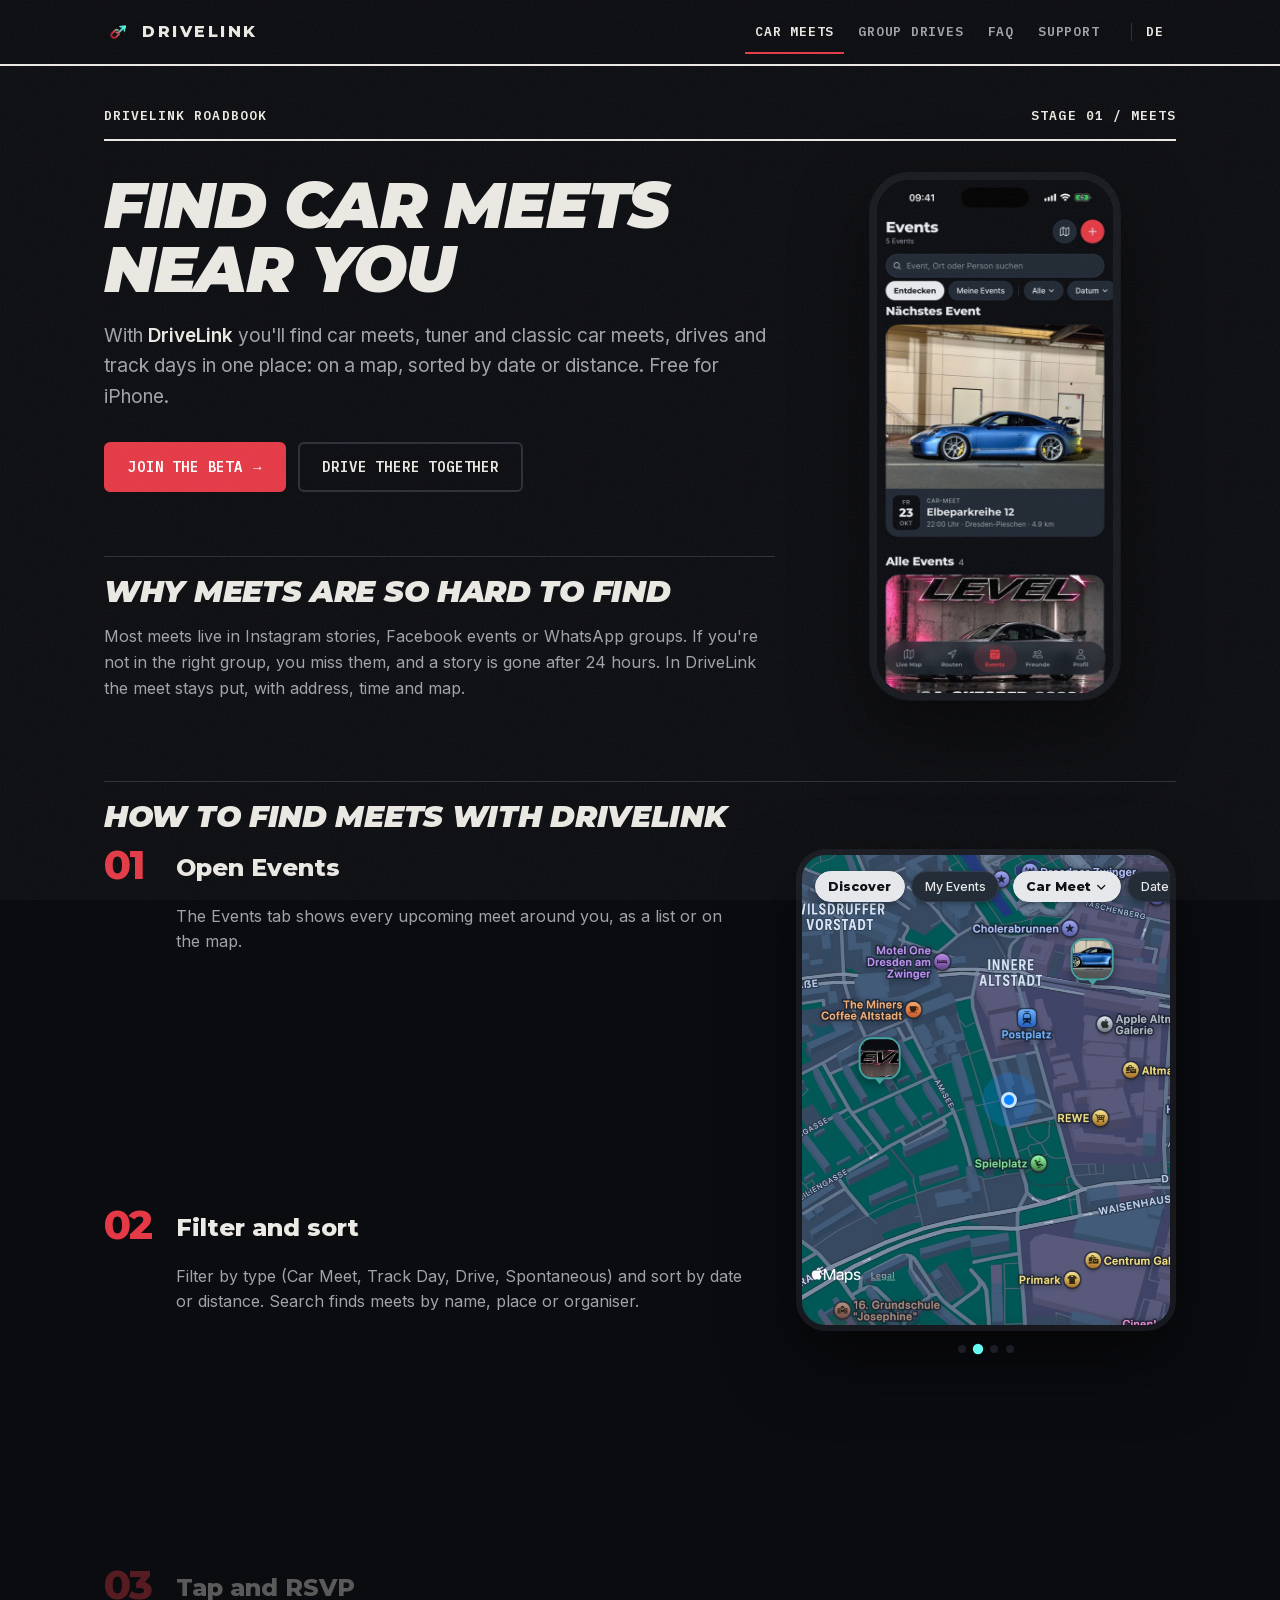
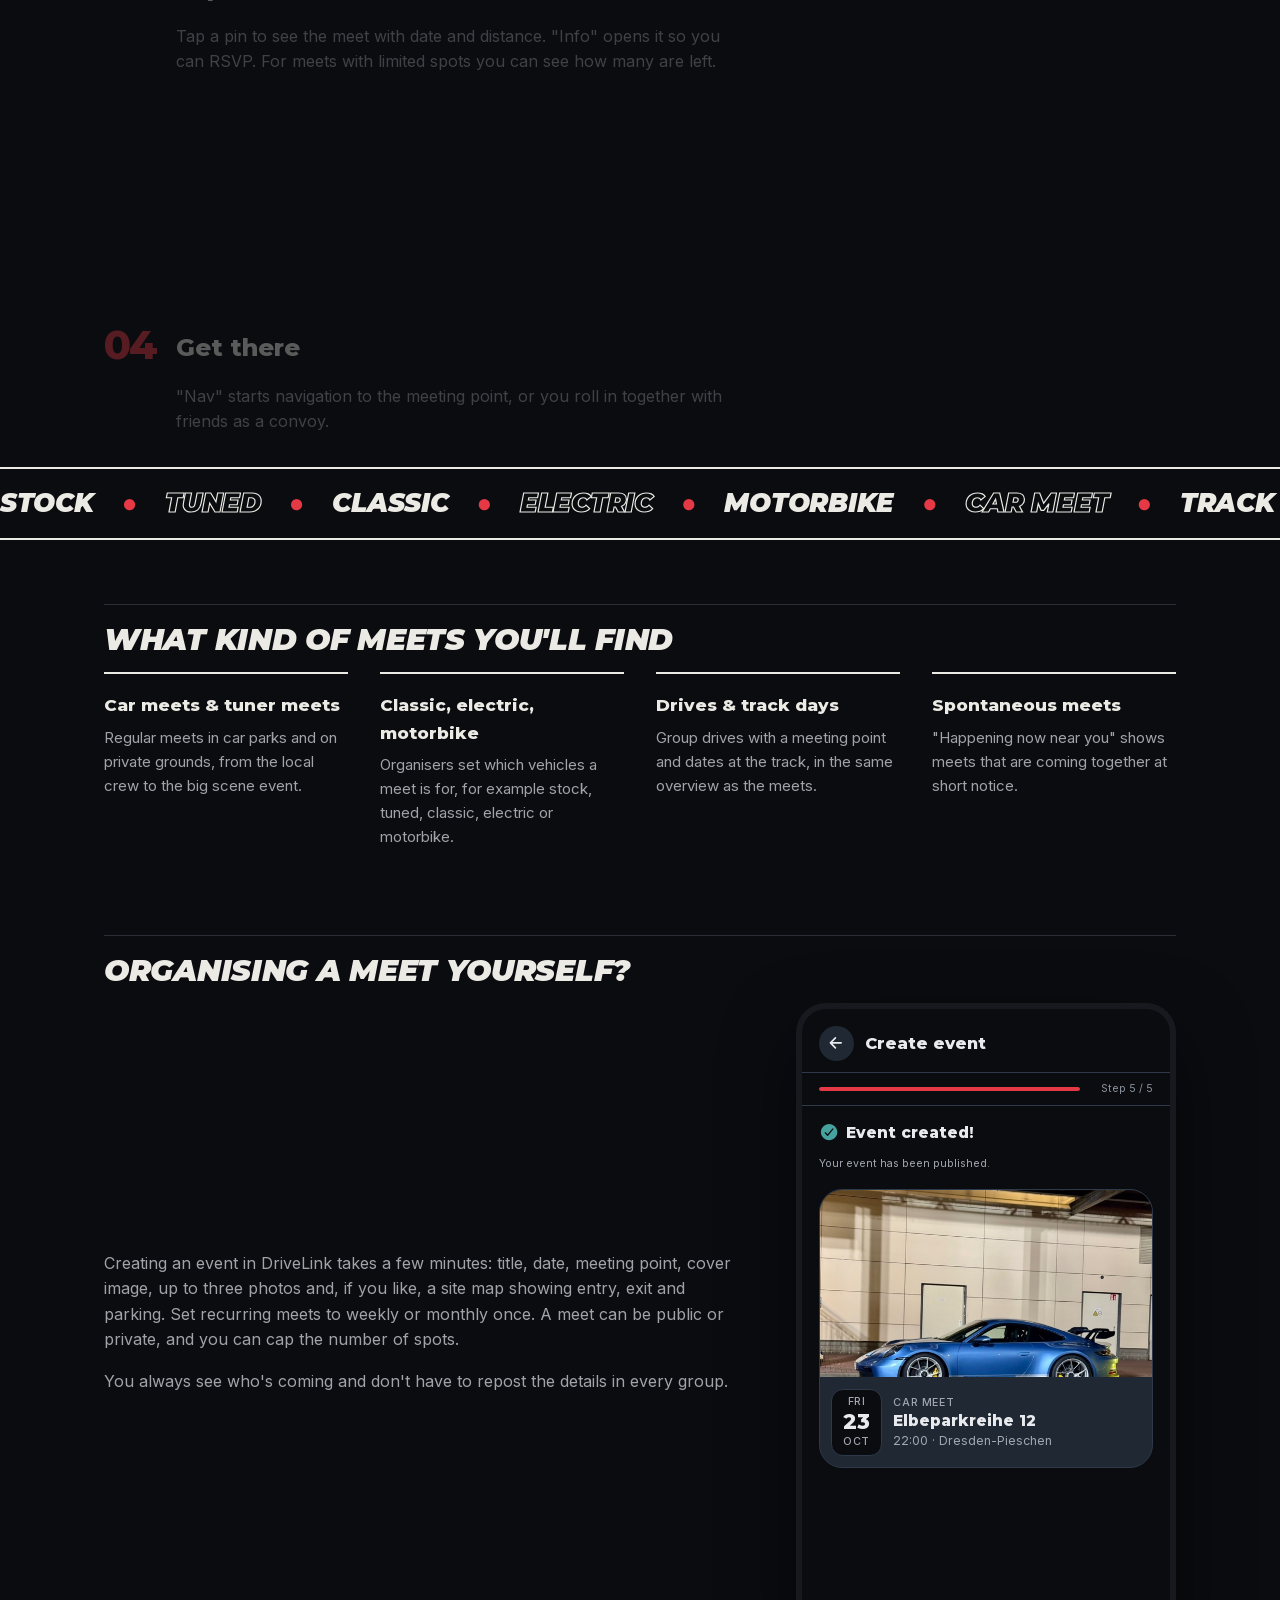
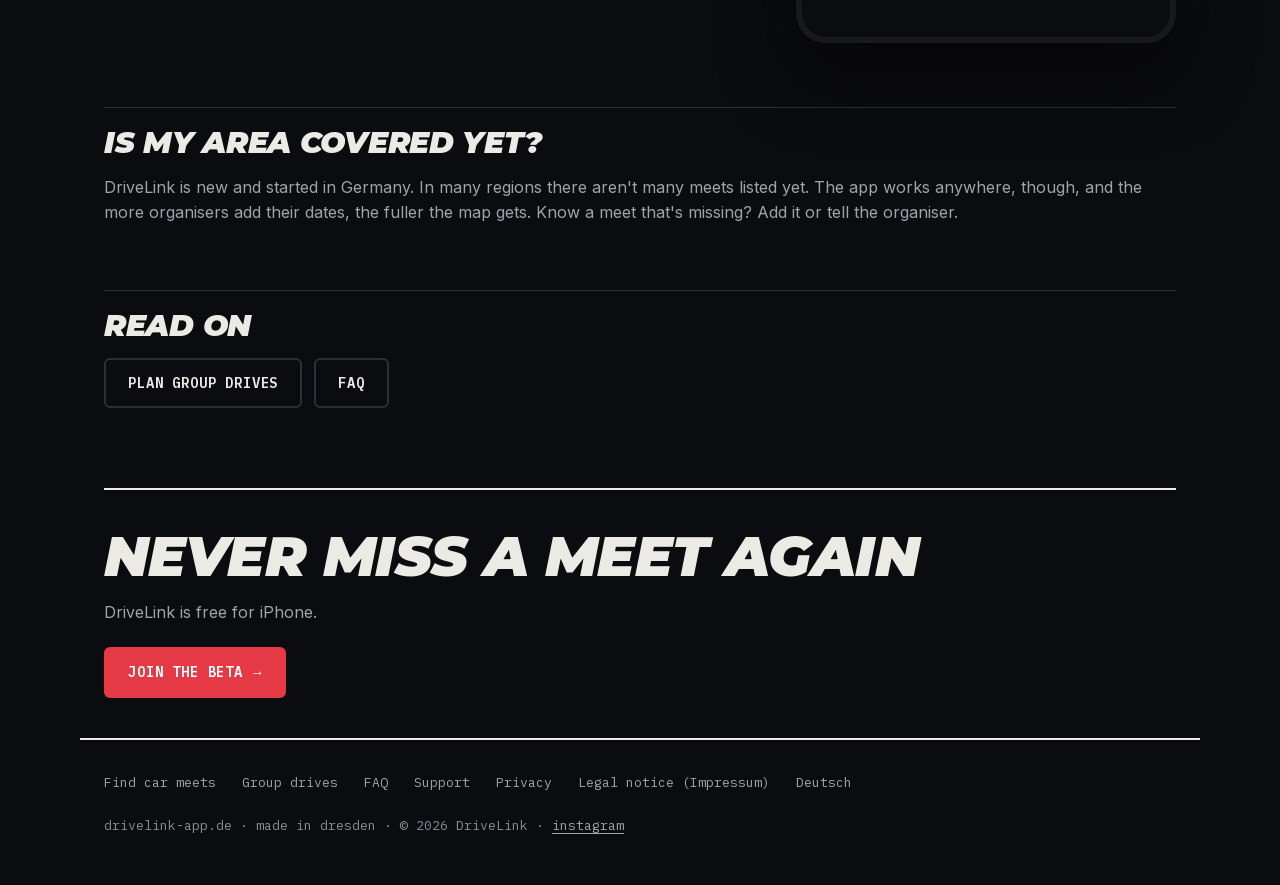
<file: en/car-meets.html>
<!DOCTYPE html>
<html lang="en">
<head>
  <meta charset="UTF-8">
  <meta name="viewport" content="width=device-width, initial-scale=1.0">
  <title>Find Car Meets Near You – with the DriveLink App</title>
  <meta name="description" content="Find car meets, tuner meets, classic car meets and track days near you: DriveLink shows every meet on one map. Free for iPhone.">
  <link rel="canonical" href="https://drivelink-app.de/en/car-meets.html">
  <link rel="alternate" hreflang="de" href="https://drivelink-app.de/autotreffen-finden.html">
  <link rel="alternate" hreflang="en" href="https://drivelink-app.de/en/car-meets.html">
  <link rel="alternate" hreflang="x-default" href="https://drivelink-app.de/en/car-meets.html">
  <meta property="og:type" content="article">
  <meta property="og:site_name" content="DriveLink">
  <meta property="og:title" content="Find car meets near you – with DriveLink">
  <meta property="og:description" content="Every car meet on one map, sorted by date or distance. Free for iPhone.">
  <meta property="og:url" content="https://drivelink-app.de/en/car-meets.html">
  <meta property="og:image" content="https://drivelink-app.de/assets/screens/events.jpg">
  <meta property="og:locale" content="en_US">
  <link rel="icon" type="image/png" href="../assets/drivelink-logo-180.png">
  <link rel="apple-touch-icon" href="../assets/drivelink-logo-180.png">
  <link rel="stylesheet" href="../styles.css">
  <script>document.documentElement.classList.add('js');</script>
</head>
<body>

  <header class="site">
    <div class="wrap">
      <a href="./" class="brand">
        <img src="../assets/drivelink-logo-180.png" alt="" width="28" height="28">
        DriveLink
      </a>
      <nav class="site" aria-label="Main menu">
        <a href="car-meets.html" aria-current="page">Car meets</a>
        <a href="group-drives.html">Group drives</a>
        <a href="faq.html">FAQ</a>
        <a href="support.html">Support</a>
        <a class="lang" href="../autotreffen-finden.html" hreflang="de" lang="de" title="Deutsche Version">DE</a>
      </nav>
    </div>
  </header>

  <main class="page wrap">
    <div class="page-eyebrow"><span>DriveLink Roadbook</span><span>Stage 01 / Meets</span></div>

    <div class="page-hero">
      <div>
        <h1>Find car meets near you</h1>
        <p class="lead">With <strong>DriveLink</strong> you'll find car meets, tuner and classic car meets, drives and track days in one place: on a map, sorted by date or distance. Free for iPhone.</p>
        <div class="cta-row">
          <a class="btn btn-primary" href="https://testflight.apple.com/join/Xghwh1vr">Join the beta <span class="arr" aria-hidden="true">→</span></a>
          <a class="btn btn-secondary" href="group-drives.html">Drive there together</a>
        </div>

        <h2>Why meets are so hard to find</h2>
        <p>Most meets live in Instagram stories, Facebook events or WhatsApp groups. If you're not in the right group, you miss them, and a story is gone after 24 hours. In DriveLink the meet stays put, with address, time and map.</p>
      </div>
      <div class="phone reveal"><img src="../assets/screens/events.jpg" alt="DriveLink events: next car meet in Dresden with date and distance" width="506" height="1100"></div>
    </div>

    <h2>How to find meets with DriveLink</h2>
    <div class="meet-story">
      <ol class="ms-steps">
        <li data-step="1"><strong>Open Events</strong><p>The Events tab shows every upcoming meet around you, as a list or on the map.</p></li>
        <li data-step="2"><strong>Filter and sort</strong><p>Filter by type (Car Meet, Track Day, Drive, Spontaneous) and sort by date or distance. Search finds meets by name, place or organiser.</p></li>
        <li data-step="3"><strong>Tap and RSVP</strong><p>Tap a pin to see the meet with date and distance. "Info" opens it so you can RSVP. For meets with limited spots you can see how many are left.</p></li>
        <li data-step="4"><strong>Get there</strong><p>"Nav" starts navigation to the meeting point, or you roll in together with friends as a convoy.</p></li>
      </ol>
      <div class="stick">
        <div class="mm" id="mm" role="img" aria-label="Animation based on the DriveLink app: events on the map of Dresden, Car Meet filter, a meet on Friday 23 October is tapped and Nav starts the route there.">
          <img class="mm-map" src="../assets/screens/map-dresden.jpg" alt="" width="710" height="900" loading="lazy">
          <svg class="mm-route" viewBox="0 0 710 900" preserveAspectRatio="none" aria-hidden="true">
            <path pathLength="1" d="M400 470 L420 400 L470 330 L540 300 L560 262" fill="none" stroke="rgba(6,46,44,0.9)" stroke-width="16" stroke-linecap="round" stroke-linejoin="round"/>
            <path pathLength="1" d="M400 470 L420 400 L470 330 L540 300 L560 262" fill="none" stroke="#45A29E" stroke-width="10" stroke-linecap="round" stroke-linejoin="round"/>
          </svg>
          <div class="ev-pin hide" data-cat="meet" style="left:78.9%;top:27.8%"><div class="ev-bub" style="border-color:var(--cat-meet)"><img src="../assets/screens/pin-meet.jpg" alt=""></div><div class="ev-tail" style="border-top-color:var(--cat-meet)"></div></div><div class="ev-pin hide" data-cat="meet" style="left:21.1%;top:48.9%"><div class="ev-bub" style="border-color:var(--cat-meet)"><img src="../assets/screens/pin-level.jpg" alt=""></div><div class="ev-tail" style="border-top-color:var(--cat-meet)"></div></div><div class="ev-pin hide" data-cat="spontan" style="left:16.9%;top:72.2%"><div class="ev-bub" style="border-color:var(--cat-spontan);background:var(--cat-spontan)"><svg class="ic" aria-hidden="true"><use href="../assets/icons.svg#i-flash"/></svg></div><div class="ev-tail" style="border-top-color:var(--cat-spontan)"></div></div><div class="ev-pin hide" data-cat="trackday" style="left:35.2%;top:82.2%"><div class="ev-bub" style="border-color:var(--cat-trackday);background:var(--cat-trackday)"><svg class="ic" aria-hidden="true"><use href="../assets/icons.svg#i-speedometer"/></svg></div><div class="ev-tail" style="border-top-color:var(--cat-trackday)"></div></div><div class="ev-pin hide" data-cat="drive" style="left:84.5%;top:66.7%"><div class="ev-bub" style="border-color:var(--cat-drive);background:var(--cat-drive)"><svg class="ic" aria-hidden="true"><use href="../assets/icons.svg#i-navigate"/></svg></div><div class="ev-tail" style="border-top-color:var(--cat-drive)"></div></div>
          <div class="me-dot" style="left:56.3%;top:52.2%" aria-hidden="true"></div>
          <div class="mm-chips" aria-hidden="true"><span class="app-chip on">Discover</span><span class="app-chip">My Events</span><span class="sep"></span><span class="app-chip" id="mmCat" data-all="All" data-meet="Car Meet"><span>All</span><svg class="ic" aria-hidden="true"><use href="../assets/icons.svg#i-chevron-down"/></svg></span><span class="app-chip">Date<svg class="ic" aria-hidden="true"><use href="../assets/icons.svg#i-chevron-down"/></svg></span></div>
          <div class="mm-panel" aria-hidden="true">
            <div class="pp-pin"><img src="../assets/screens/pin-meet.jpg" alt=""></div>
            <div class="pp-txt"><b>Elbeparkreihe 12</b><span>Fri 23 Oct · 4.9 km</span></div>
            <div class="pp-btn red"><svg class="ic" aria-hidden="true"><use href="../assets/icons.svg#i-information-circle"/></svg>Info</div>
            <div class="pp-btn teal" id="ppNav"><svg class="ic" aria-hidden="true"><use href="../assets/icons.svg#i-navigate"/></svg>Nav</div>
            <span class="pp-x"><svg class="ic" aria-hidden="true"><use href="../assets/icons.svg#i-close"/></svg></span>
          </div>
        </div>
        <div class="mm-dots" aria-hidden="true"><i class="on"></i><i></i><i></i><i></i></div>
      </div>
    </div>

    <div class="ticker bleed" aria-hidden="true" style="margin-top:8px;margin-bottom:8px"><div class="ticker-track"><span>Stock</span><span class="dot">●</span><span class="alt">Tuned</span><span class="dot">●</span><span>Classic</span><span class="dot">●</span><span class="alt">Electric</span><span class="dot">●</span><span>Motorbike</span><span class="dot">●</span><span class="alt">Car meet</span><span class="dot">●</span><span>Track day</span><span class="dot">●</span><span>Stock</span><span class="dot">●</span><span class="alt">Tuned</span><span class="dot">●</span><span>Classic</span><span class="dot">●</span><span class="alt">Electric</span><span class="dot">●</span><span>Motorbike</span><span class="dot">●</span><span class="alt">Car meet</span><span class="dot">●</span><span>Track day</span><span class="dot">●</span></div></div>

    <h2>What kind of meets you'll find</h2>
    <div class="topic-grid">
      <div class="topic-card">
        <h3>Car meets &amp; tuner meets</h3>
        <p>Regular meets in car parks and on private grounds, from the local crew to the big scene event.</p>
      </div>
      <div class="topic-card">
        <h3>Classic, electric, motorbike</h3>
        <p>Organisers set which vehicles a meet is for, for example stock, tuned, classic, electric or motorbike.</p>
      </div>
      <div class="topic-card">
        <h3>Drives &amp; track days</h3>
        <p>Group drives with a meeting point and dates at the track, in the same overview as the meets.</p>
      </div>
      <div class="topic-card">
        <h3>Spontaneous meets</h3>
        <p>"Happening now near you" shows meets that are coming together at short notice.</p>
      </div>
    </div>

    <h2>Organising a meet yourself?</h2>
    <div class="maker">
      <div>
        <p>Creating an event in DriveLink takes a few minutes: title, date, meeting point, cover image, up to three photos and, if you like, a site map showing entry, exit and parking. Set recurring meets to weekly or monthly once. A meet can be public or private, and you can cap the number of spots.</p>
        <p>You always see who's coming and don't have to repost the details in every group.</p>
      </div>
      <div class="ce" id="mk" aria-hidden="true" data-title="Elbeparkreihe 12" data-ph="e.g. Stuttgart Classic Car Meet" data-dph="Choose date &amp; time" data-date="Friday 23 October, 22:00" data-prog="Step {n} / 5" data-next="Next" data-pub="Publish event">
        <div class="ce-head"><span class="ce-back"><svg class="ic" aria-hidden="true"><use href="../assets/icons.svg#i-arrow-back"/></svg></span><b>Create event</b></div>
        <div class="ce-prog"><div class="ce-track"><i></i></div><span>Step 1 / 5</span></div>
        <div class="ce-body">
          <div class="ce-step s1"><h4>Basics</h4><p>What should your event be called?</p>
            <span class="ce-label">Title<em> *</em></span><div class="ce-input" data-k="title"><span class="ph">e.g. Stuttgart Classic Car Meet</span></div>
            <span class="ce-label">Category<em> *</em></span><div class="ce-cats"><div class="ce-cat" data-c="meet"><span class="ci" style="background:#45A29E26;color:#45A29E"><svg class="ic" aria-hidden="true"><use href="../assets/icons.svg#i-people"/></svg></span><span>Car meet</span><span class="ck" style="color:#45A29E"><svg class="ic" aria-hidden="true"><use href="../assets/icons.svg#i-checkmark-circle"/></svg></span></div><div class="ce-cat" data-c="trackday"><span class="ci" style="background:#E6394626;color:#E63946"><svg class="ic" aria-hidden="true"><use href="../assets/icons.svg#i-speedometer"/></svg></span><span>Track day</span><span class="ck" style="color:#E63946"><svg class="ic" aria-hidden="true"><use href="../assets/icons.svg#i-checkmark-circle"/></svg></span></div><div class="ce-cat" data-c="drive"><span class="ci" style="background:#F4A26126;color:#F4A261"><svg class="ic" aria-hidden="true"><use href="../assets/icons.svg#i-navigate"/></svg></span><span>Group drive</span><span class="ck" style="color:#F4A261"><svg class="ic" aria-hidden="true"><use href="../assets/icons.svg#i-checkmark-circle"/></svg></span></div><div class="ce-cat" data-c="spontan"><span class="ci" style="background:#FFD70026;color:#FFD700"><svg class="ic" aria-hidden="true"><use href="../assets/icons.svg#i-flash"/></svg></span><span>Spontaneous</span><span class="ck" style="color:#FFD700"><svg class="ic" aria-hidden="true"><use href="../assets/icons.svg#i-checkmark-circle"/></svg></span></div></div></div>
          <div class="ce-step s2 off-r"><h4>Date &amp; time</h4><p>When does your event take place?</p>
            <span class="ce-label">Start date &amp; time<em> *</em></span><div class="ce-input"><svg class="ic" aria-hidden="true"><use href="../assets/icons.svg#i-calendar-outline"/></svg><span data-k="date"><span class="ph">Choose date &amp; time</span></span><svg class="ic chev" aria-hidden="true"><use href="../assets/icons.svg#i-chevron-forward"/></svg></div>
            <span class="ce-label">Repeat</span><div class="ce-rep"><div data-r="once" class="on"><svg class="ic" aria-hidden="true"><use href="../assets/icons.svg#i-calendar"/></svg>One-off</div><div data-r="weekly"><svg class="ic" aria-hidden="true"><use href="../assets/icons.svg#i-repeat"/></svg>Weekly</div><div data-r="monthly"><svg class="ic" aria-hidden="true"><use href="../assets/icons.svg#i-calendar-number"/></svg>Monthly</div></div><div class="ce-hint">The event comes back every week on the same weekday at the same time.</div></div>
          <div class="ce-step s3 ce-done off-r"><div class="ok"><svg class="ic" aria-hidden="true"><use href="../assets/icons.svg#i-checkmark-circle"/></svg>Event created!</div><p class="ce-hint on" style="margin-top:0">Your event has been published.</p>
            <div class="ev-card"><img src="../assets/screens/event-cover.jpg" alt="" loading="lazy"><div class="bd"><div class="dtile">Fri<b>23</b>Oct</div><div><div class="cat">Car meet</div><div class="ti">Elbeparkreihe 12</div><div class="me">22:00 · Dresden-Pieschen</div></div></div></div></div>
        </div>
        <div class="ce-foot"><div class="ce-next"><span>Next</span><svg class="ic" aria-hidden="true"><use href="../assets/icons.svg#i-arrow-forward"/></svg></div></div>
      </div>
    </div>

    <h2>Is my area covered yet?</h2>
    <p>DriveLink is new and started in Germany. In many regions there aren't many meets listed yet. The app works anywhere, though, and the more organisers add their dates, the fuller the map gets. Know a meet that's missing? Add it or tell the organiser.</p>

    <h2>Read on</h2>
    <div class="related">
      <a class="btn btn-secondary" href="group-drives.html">Plan group drives</a>
      <a class="btn btn-secondary" href="faq.html">FAQ</a>
    </div>

    <div class="cta-band">
      <h2>Never miss a meet again</h2>
      <p>DriveLink is free for iPhone.</p>
      <div class="cta-row">
        <a class="btn btn-primary" href="https://testflight.apple.com/join/Xghwh1vr">Join the beta <span class="arr" aria-hidden="true">→</span></a>
      </div>
    </div>
  </main>

  <footer class="site">
    <div class="wrap">
      <div class="links">
        <a href="car-meets.html">Find car meets</a>
        <a href="group-drives.html">Group drives</a>
        <a href="faq.html">FAQ</a>
        <a href="support.html">Support</a>
        <a href="privacy.html">Privacy</a>
        <a href="../impressum.html" hreflang="de">Legal notice (Impressum)</a>
        <a href="../autotreffen-finden.html" hreflang="de" lang="de">Deutsch</a>
      </div>
      <p class="copy">drivelink-app.de · made in dresden · © 2026 DriveLink · <a href="https://www.instagram.com/drivelink.app/">instagram</a></p>
    </div>
  </footer>

  <script src="../script.js"></script>
</body>
</html>
</file>
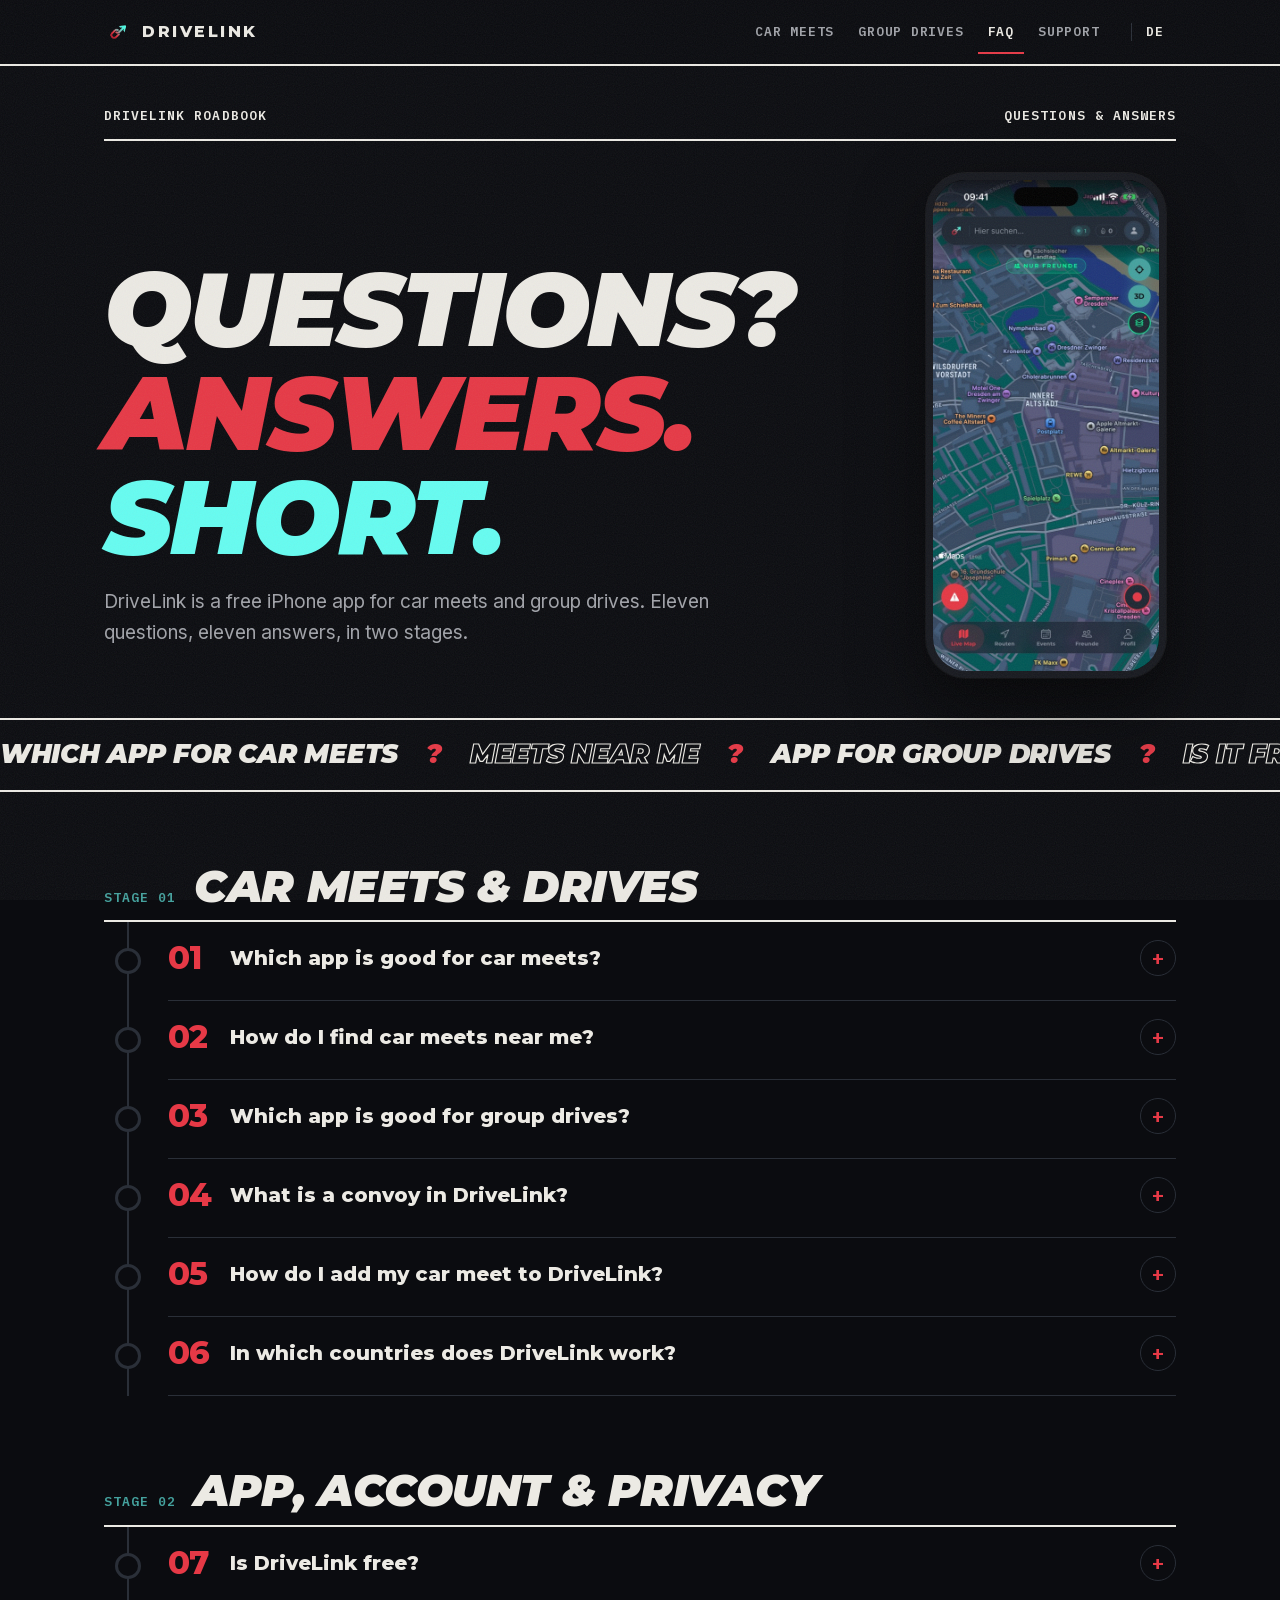
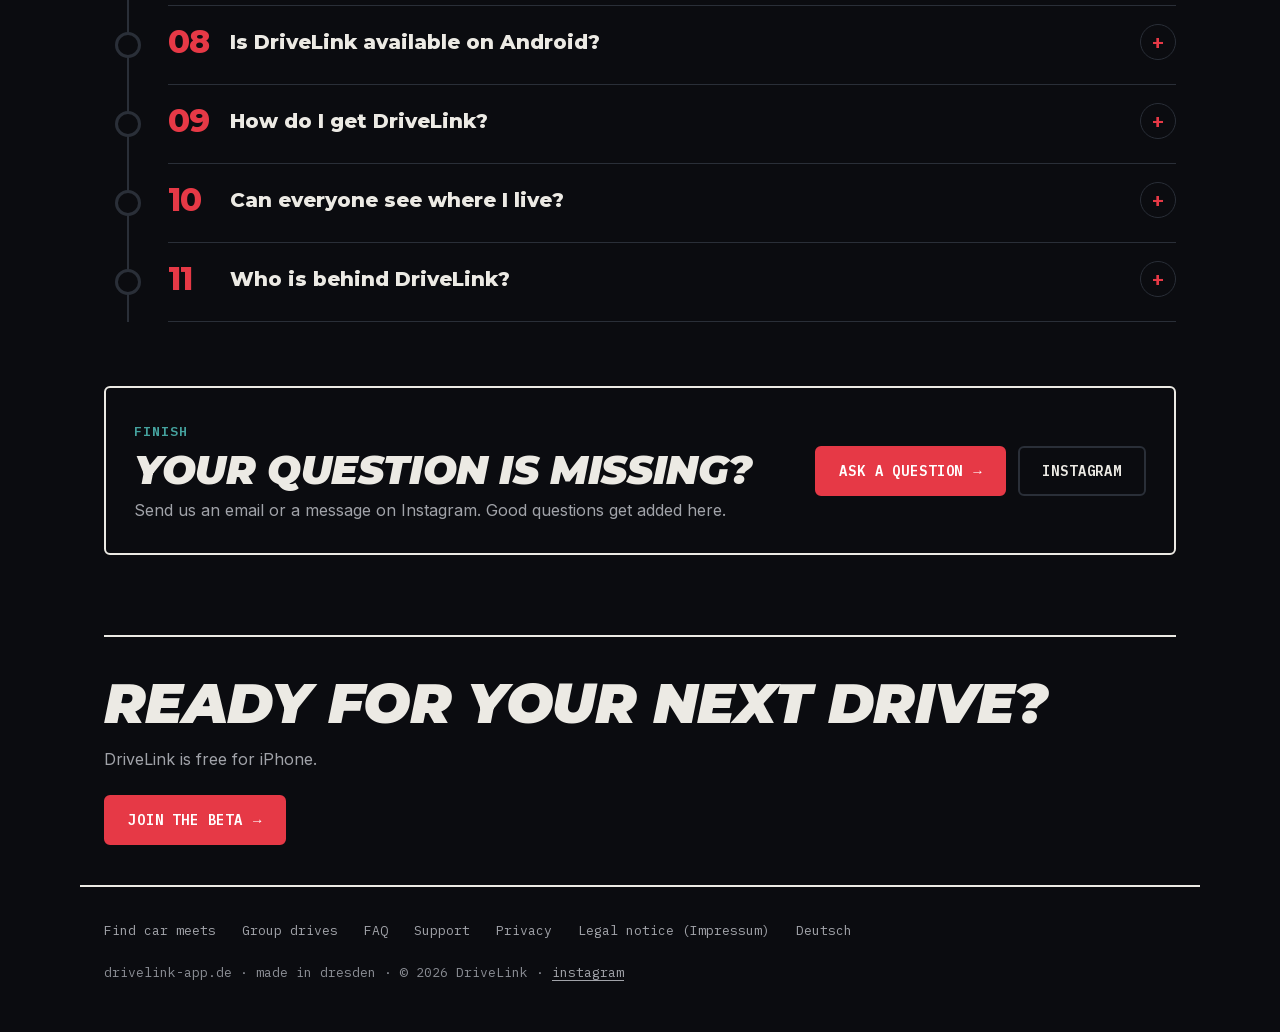
<file: en/faq.html>
<!DOCTYPE html>
<html lang="en">
<head>
  <meta charset="UTF-8">
  <meta name="viewport" content="width=device-width, initial-scale=1.0">
  <title>FAQ – Which App for Car Meets and Group Drives? | DriveLink</title>
  <meta name="description" content="Which app is good for car meets and group drives? Answers about DriveLink: features, cost, Android, countries and privacy.">
  <link rel="canonical" href="https://drivelink-app.de/en/faq.html">
  <link rel="alternate" hreflang="de" href="https://drivelink-app.de/faq.html">
  <link rel="alternate" hreflang="en" href="https://drivelink-app.de/en/faq.html">
  <link rel="alternate" hreflang="x-default" href="https://drivelink-app.de/en/faq.html">
  <meta property="og:type" content="website">
  <meta property="og:site_name" content="DriveLink">
  <meta property="og:title" content="DriveLink FAQ">
  <meta property="og:description" content="Which app for car meets and group drives? The key questions and answers.">
  <meta property="og:url" content="https://drivelink-app.de/en/faq.html">
  <meta property="og:image" content="https://drivelink-app.de/assets/screens/karte-3d.jpg">
  <meta property="og:locale" content="en_US">
  <link rel="icon" type="image/png" href="../assets/drivelink-logo-180.png">
  <link rel="apple-touch-icon" href="../assets/drivelink-logo-180.png">
  <link rel="stylesheet" href="../styles.css">
  <script>document.documentElement.classList.add('js');</script>
  <script type="application/ld+json">
  {
    "@context": "https://schema.org",
    "@type": "FAQPage",
    "inLanguage": "en",
    "mainEntity": [
      {
        "@type": "Question",
        "name": "Which app is good for car meets?",
        "acceptedAnswer": { "@type": "Answer", "text": "DriveLink is a free iPhone app made for car meets and group drives. You see car meets, tuner and classic car meets, drives and track days on a map, can sort by date or distance, RSVP and start navigation to the meeting point. Organisers add their meets themselves, including recurring ones with a site map." }
      },
      {
        "@type": "Question",
        "name": "How do I find car meets near me?",
        "acceptedAnswer": { "@type": "Answer", "text": "Open the Events tab in DriveLink and sort by distance or switch to the map view. You can filter by type (Car Meet, Track Day, Drive, Spontaneous) and search by place or organiser. Short-notice meets show up under \"Happening now near you\"." }
      },
      {
        "@type": "Question",
        "name": "Which app is good for group drives?",
        "acceptedAnswer": { "@type": "Answer", "text": "DriveLink lets you plan group drives in a group: plan or share a route, vote between several routes and start the winning route straight away as a convoy. On the road, all drivers see each other live on one map, and the app shows when someone falls behind." }
      },
      {
        "@type": "Question",
        "name": "What is a convoy in DriveLink?",
        "acceptedAnswer": { "@type": "Answer", "text": "A convoy is a drive with several cars together. All drivers appear live on the map, one person leads as navigator, there is a convoy chat and a shared destination. A convoy ends automatically after 12 hours at the latest." }
      },
      {
        "@type": "Question",
        "name": "How do I add my car meet to DriveLink?",
        "acceptedAnswer": { "@type": "Answer", "text": "Get the app, create a free account and add a new event under Events with title, date, meeting point and type. Optionally add a cover image, photos and a site map, and set the meet to repeat weekly or monthly." }
      },
      {
        "@type": "Question",
        "name": "In which countries does DriveLink work?",
        "acceptedAnswer": { "@type": "Answer", "text": "DriveLink works anywhere and is available in English and German. It started in Germany, so that is where most meets are listed so far. Elsewhere the map fills up as drivers and organisers add their meets." }
      },
      {
        "@type": "Question",
        "name": "Is DriveLink free?",
        "acceptedAnswer": { "@type": "Answer", "text": "Yes, DriveLink is free to download and use. Finding meets, creating events, groups and convoys cost nothing." }
      },
      {
        "@type": "Question",
        "name": "Is DriveLink available on Android?",
        "acceptedAnswer": { "@type": "Answer", "text": "No, DriveLink is currently available for iPhone only." }
      },
      {
        "@type": "Question",
        "name": "How do I get DriveLink?",
        "acceptedAnswer": { "@type": "Answer", "text": "DriveLink is currently in open beta via Apple's TestFlight. Open the beta link on drivelink-app.de, install the free TestFlight app and download DriveLink through it. DriveLink will be available directly on the App Store soon." }
      },
      {
        "@type": "Question",
        "name": "Can everyone see where I live?",
        "acceptedAnswer": { "@type": "Answer", "text": "No. You decide who sees you on the map: everyone, friends only or nobody. Until you choose, you are invisible. With a Ghost Zone around your home you are invisible there to everyone, including friends and your convoy." }
      },
      {
        "@type": "Question",
        "name": "Who is behind DriveLink?",
        "acceptedAnswer": { "@type": "Answer", "text": "DriveLink is developed by Jakob Lischke in Dresden, Germany, as an independent app made by car people for car people." }
      }
    ]
  }
  </script>
</head>
<body>

  <header class="site">
    <div class="wrap">
      <a href="./" class="brand">
        <img src="../assets/drivelink-logo-180.png" alt="" width="28" height="28">
        DriveLink
      </a>
      <nav class="site" aria-label="Main menu">
        <a href="car-meets.html">Car meets</a>
        <a href="group-drives.html">Group drives</a>
        <a href="faq.html" aria-current="page">FAQ</a>
        <a href="support.html">Support</a>
        <a class="lang" href="../faq.html" hreflang="de" lang="de" title="Deutsche Version">DE</a>
      </nav>
    </div>
  </header>

  <main class="page wrap faq">
    <div class="page-eyebrow"><span>DriveLink Roadbook</span><span>Questions &amp; answers</span></div>
    <div class="faq-hero">
      <div>
        <h1 class="mega anim"><span class="l c-line">Questions?</span><span class="l c-red">Answers.</span><span class="l c-teal">Short.</span></h1>
        <p class="lead">DriveLink is a free iPhone app for car meets and group drives. Eleven questions, eleven answers, in two stages.</p>
      </div>
      <div class="phone reveal"><img src="../assets/screens/karte-3d.jpg" alt="DriveLink live map" width="506" height="1100"></div>
    </div>

    <div class="ticker bleed" aria-hidden="true"><div class="ticker-track"><span>Which app for car meets</span><span class="dot">?</span><span class="alt">Meets near me</span><span class="dot">?</span><span>App for group drives</span><span class="dot">?</span><span class="alt">Is it free</span><span class="dot">?</span><span>Android</span><span class="dot">?</span><span class="alt">Who can see me</span><span class="dot">?</span><span>Which app for car meets</span><span class="dot">?</span><span class="alt">Meets near me</span><span class="dot">?</span><span>App for group drives</span><span class="dot">?</span><span class="alt">Is it free</span><span class="dot">?</span><span>Android</span><span class="dot">?</span><span class="alt">Who can see me</span><span class="dot">?</span></div></div>

    <section class="leg">
      <div class="leg-head"><span class="n">Stage 01</span><h2>Car meets &amp; drives</h2></div>
      <div class="qroute">
        <div class="line" aria-hidden="true"><div class="base"></div><div class="fill"></div></div>
        <div class="qs"><h3><button aria-expanded="false"><span class="no">01</span><span class="q">Which app is good for car meets?</span><span class="pl" aria-hidden="true">+</span></button></h3>
          <div class="body"><div class="inner"><div class="row"><div><p>DriveLink is a free iPhone app made for car meets and group drives. You see car meets, tuner and classic car meets, drives and track days on a map, can sort by date or distance, RSVP and start navigation to the meeting point. Organisers add their meets themselves, including recurring ones with a site map.</p><p><a href="car-meets.html">More: finding car meets →</a></p></div><div class="vis"><div class="phone"><img src="../assets/screens/events.jpg" alt="DriveLink events list" width="506" height="1100" loading="lazy"></div></div></div></div></div></div>
        <div class="qs"><h3><button aria-expanded="false"><span class="no">02</span><span class="q">How do I find car meets near me?</span><span class="pl" aria-hidden="true">+</span></button></h3>
          <div class="body"><div class="inner"><div class="row solo"><div><p>Open the Events tab in DriveLink and sort by distance or switch to the map view. You can filter by type (Car Meet, Track Day, Drive, Spontaneous) and search by place or organiser. Short-notice meets show up under "Happening now near you".</p></div></div></div></div></div>
        <div class="qs"><h3><button aria-expanded="false"><span class="no">03</span><span class="q">Which app is good for group drives?</span><span class="pl" aria-hidden="true">+</span></button></h3>
          <div class="body"><div class="inner"><div class="row"><div><p>DriveLink lets you plan group drives in a group: plan or share a route, vote between several routes and start the winning route straight away as a convoy. On the road, all drivers see each other live on one map, and the app shows when someone falls behind.</p><p><a href="group-drives.html">More: group drives →</a></p></div><div class="vis"><div class="phone"><img src="../assets/screens/gruppe.jpg" alt="DriveLink group chat with a vote" width="506" height="1100" loading="lazy"></div></div></div></div></div></div>
        <div class="qs"><h3><button aria-expanded="false"><span class="no">04</span><span class="q">What is a convoy in DriveLink?</span><span class="pl" aria-hidden="true">+</span></button></h3>
          <div class="body"><div class="inner"><div class="row"><div><p>A convoy is a drive with several cars together. All drivers appear live on the map, one person leads as navigator, there is a convoy chat and a shared destination. A convoy ends automatically after 12 hours at the latest.</p></div><div class="vis"><div class="gcc" data-cycle data-k-run="CONVOY LIVE" data-k-end="CONVOY ENDED" data-m-run="started by max_gti · 4 riding along" data-m-end="This convoy is over." aria-hidden="true"><div class="gcc-k"><i></i><span>CONVOY LIVE</span></div><div class="gcc-n">Sunday Run</div><div class="gcc-m">started by max_gti · 4 riding along</div><div class="gcc-b"><svg class="ic" aria-hidden="true"><use href="../assets/icons.svg#i-car-sport"/></svg>Ride along</div></div></div></div></div></div></div>
        <div class="qs"><h3><button aria-expanded="false"><span class="no">05</span><span class="q">How do I add my car meet to DriveLink?</span><span class="pl" aria-hidden="true">+</span></button></h3>
          <div class="body"><div class="inner"><div class="row solo"><div><p>Get the app, create a free account and add a new event under Events with title, date, meeting point and type. Optionally add a cover image, photos and a site map, and set the meet to repeat weekly or monthly.</p></div></div></div></div></div>
        <div class="qs"><h3><button aria-expanded="false"><span class="no">06</span><span class="q">In which countries does DriveLink work?</span><span class="pl" aria-hidden="true">+</span></button></h3>
          <div class="body"><div class="inner"><div class="row solo"><div><p>DriveLink works anywhere and is available in English and German. It started in Germany, so that is where most meets are listed so far. Elsewhere the map fills up as drivers and organisers add their meets.</p></div></div></div></div></div>
      </div>
    </section>
    <section class="leg">
      <div class="leg-head"><span class="n">Stage 02</span><h2>App, account &amp; privacy</h2></div>
      <div class="qroute">
        <div class="line" aria-hidden="true"><div class="base"></div><div class="fill"></div></div>
        <div class="qs"><h3><button aria-expanded="false"><span class="no">07</span><span class="q">Is DriveLink free?</span><span class="pl" aria-hidden="true">+</span></button></h3>
          <div class="body"><div class="inner"><div class="row"><div><p>Yes, DriveLink is free to download and use. Finding meets, creating events, groups and convoys cost nothing.</p></div><div class="vis" aria-hidden="true"><div class="big-num"><span class="cnt">0</span><small>€</small></div></div></div></div></div></div>
        <div class="qs"><h3><button aria-expanded="false"><span class="no">08</span><span class="q">Is DriveLink available on Android?</span><span class="pl" aria-hidden="true">+</span></button></h3>
          <div class="body"><div class="inner"><div class="row solo"><div><p>No, DriveLink is currently available for iPhone only.</p></div></div></div></div></div>
        <div class="qs"><h3><button aria-expanded="false"><span class="no">09</span><span class="q">How do I get DriveLink?</span><span class="pl" aria-hidden="true">+</span></button></h3>
          <div class="body"><div class="inner"><div class="row solo"><div><p>DriveLink is currently in open beta via Apple's TestFlight. Open the <a href="https://testflight.apple.com/join/Xghwh1vr">beta link</a>, install the free TestFlight app and download DriveLink through it. DriveLink will be available directly on the App Store soon.</p><div class="cta-row" style="margin-top:14px"><a class="btn btn-primary" href="https://testflight.apple.com/join/Xghwh1vr">Join the beta <span class="arr" aria-hidden="true">→</span></a></div></div></div></div></div></div>
        <div class="qs"><h3><button aria-expanded="false"><span class="no">10</span><span class="q">Can everyone see where I live?</span><span class="pl" aria-hidden="true">+</span></button></h3>
          <div class="body"><div class="inner"><div class="row"><div><p>No. You decide who sees you on the map: everyone, friends only or nobody. Until you choose, you are invisible. With a Ghost Zone around your home you are invisible there to everyone, including friends and your convoy.</p></div><div class="vis"><div class="app-stage gz-stage" role="img" aria-label="Animation based on the DriveLink app: your location drives into your Ghost Zone, GHOST MODE appears at the top, then you leave the zone again." style="max-width:210px;margin:0">
      <img class="mm-map" src="../assets/screens/map-dresden.jpg" alt="" width="710" height="900" loading="lazy">
      <svg class="lay" viewBox="0 0 710 900" preserveAspectRatio="none" aria-hidden="true"><path class="gz-path" d="M60 820 C 200 700, 260 560, 330 500 S 520 300, 660 180" fill="none" stroke="none"/></svg>
      <div class="gz-zone" data-x="330" data-y="500" data-r="120" style="left:46.5%;top:55.6%;width:33.8%;height:26.7%"></div>
      <div class="me-dot" aria-hidden="true"></div>
      <div class="gz-badge" aria-hidden="true"><svg class="ic" aria-hidden="true"><use href="../assets/icons.svg#i-eye-off"/></svg>GHOST MODE</div>
    </div></div></div></div></div></div>
        <div class="qs"><h3><button aria-expanded="false"><span class="no">11</span><span class="q">Who is behind DriveLink?</span><span class="pl" aria-hidden="true">+</span></button></h3>
          <div class="body"><div class="inner"><div class="row solo"><div><p>DriveLink is developed by Jakob Lischke in Dresden, Germany, as an independent app made by car people for car people. Contact: <a href="support.html">Support</a>.</p></div></div></div></div></div>
      </div>
    </section>

    <div class="finish reveal">
      <div><span class="tag">FINISH</span><h2>Your question is missing?</h2><p>Send us an email or a message on Instagram. Good questions get added here.</p></div>
      <div class="cta-row"><a class="btn btn-primary" href="mailto:support.drivelink.app@gmail.com">Ask a question <span class="arr" aria-hidden="true">→</span></a><a class="btn btn-secondary" href="https://www.instagram.com/drivelink.app/">Instagram</a></div>
    </div>

    <div class="cta-band">
      <h2>Ready for your next drive?</h2>
      <p>DriveLink is free for iPhone.</p>
      <div class="cta-row">
        <a class="btn btn-primary" href="https://testflight.apple.com/join/Xghwh1vr">Join the beta <span class="arr" aria-hidden="true">→</span></a>
      </div>
    </div>
  </main>

  <footer class="site">
    <div class="wrap">
      <div class="links">
        <a href="car-meets.html">Find car meets</a>
        <a href="group-drives.html">Group drives</a>
        <a href="faq.html">FAQ</a>
        <a href="support.html">Support</a>
        <a href="privacy.html">Privacy</a>
        <a href="../impressum.html" hreflang="de">Legal notice (Impressum)</a>
        <a href="../faq.html" hreflang="de" lang="de">Deutsch</a>
      </div>
      <p class="copy">drivelink-app.de · made in dresden · © 2026 DriveLink · <a href="https://www.instagram.com/drivelink.app/">instagram</a></p>
    </div>
  </footer>

  <script src="../script.js"></script>
</body>
</html>
</file>
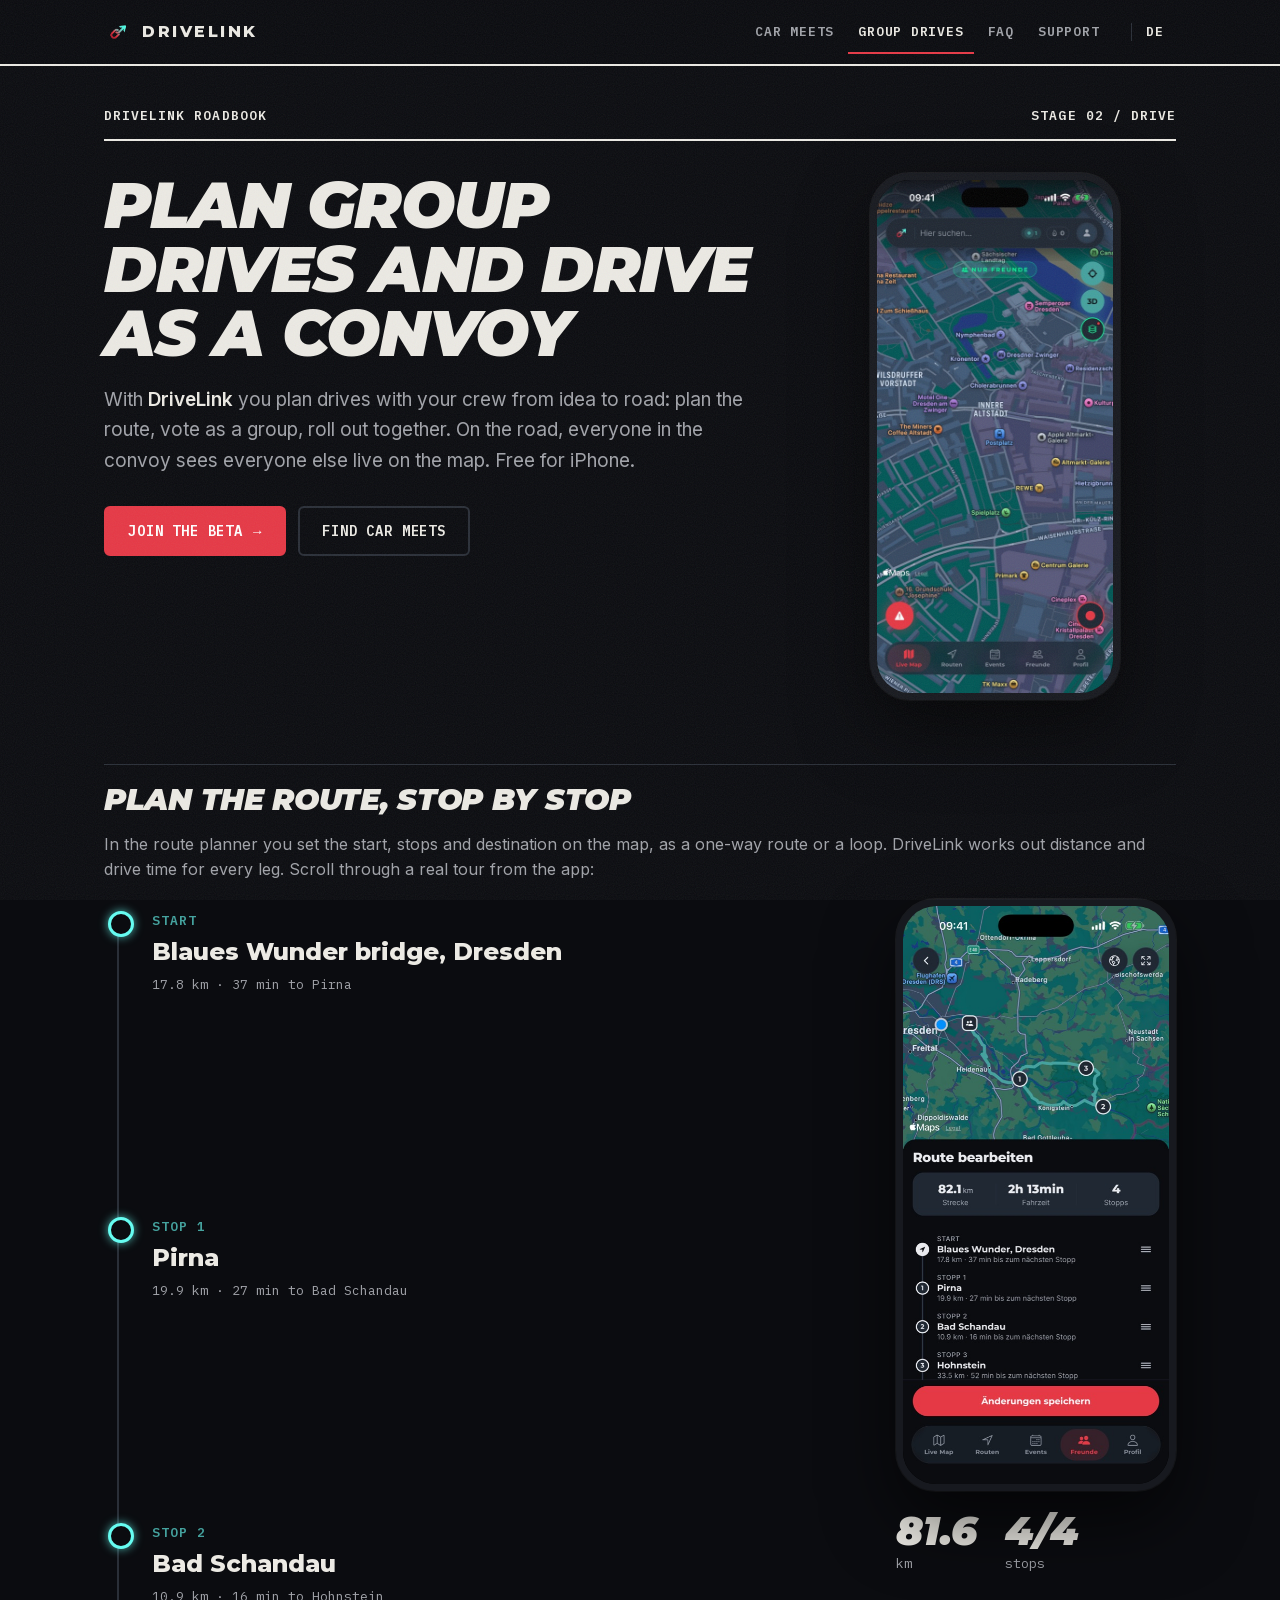
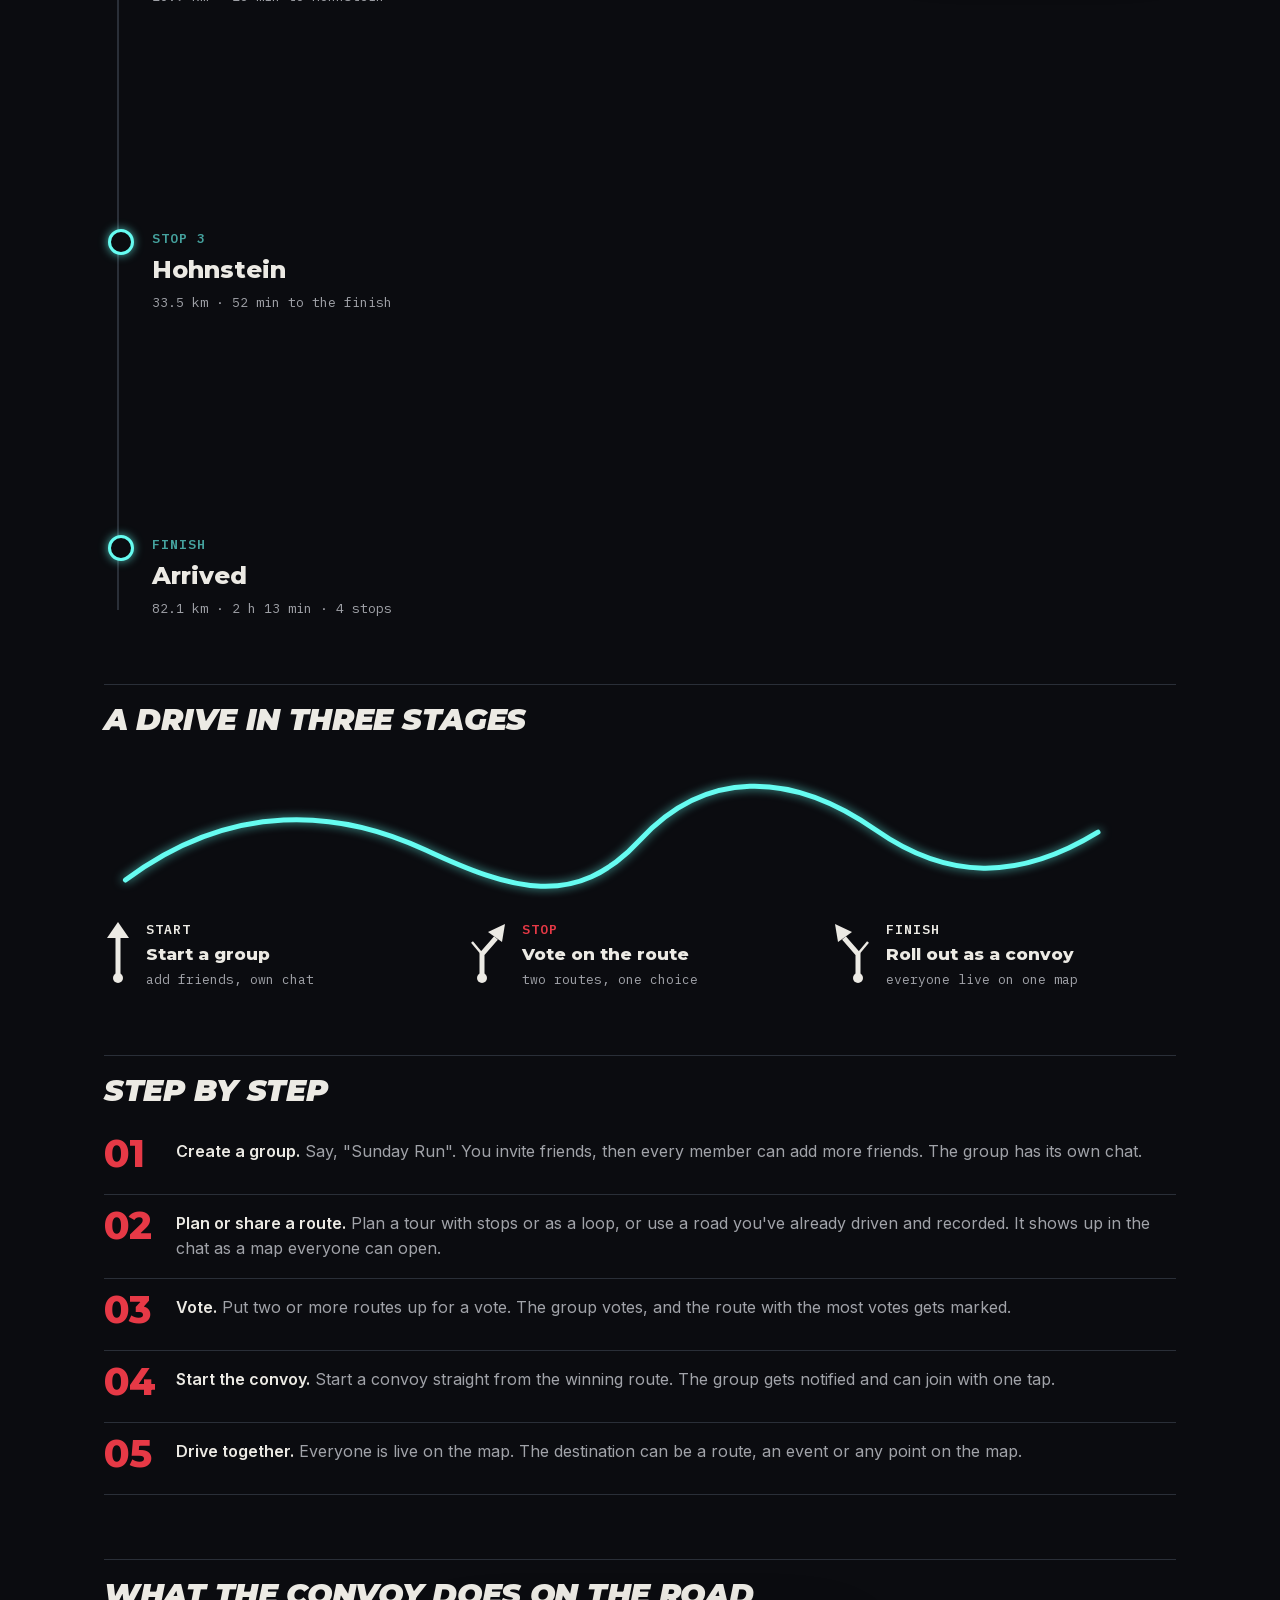
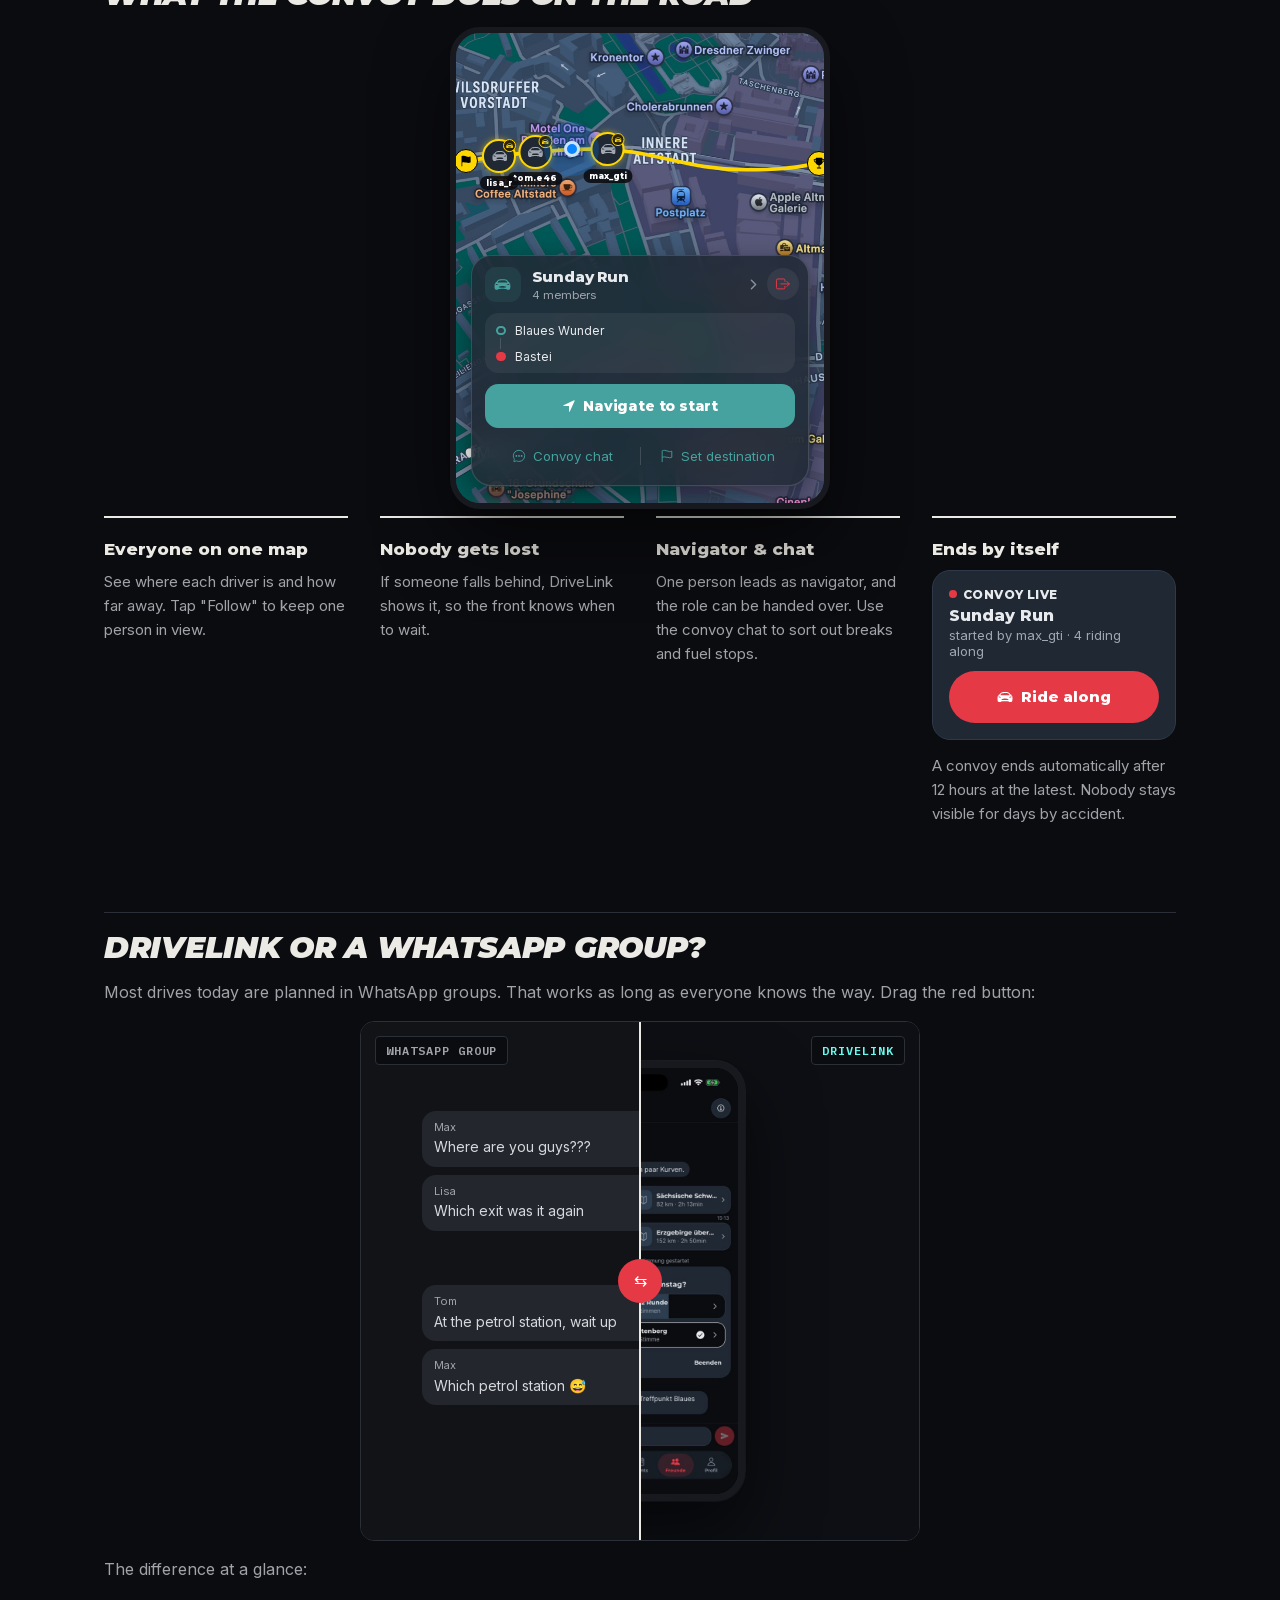
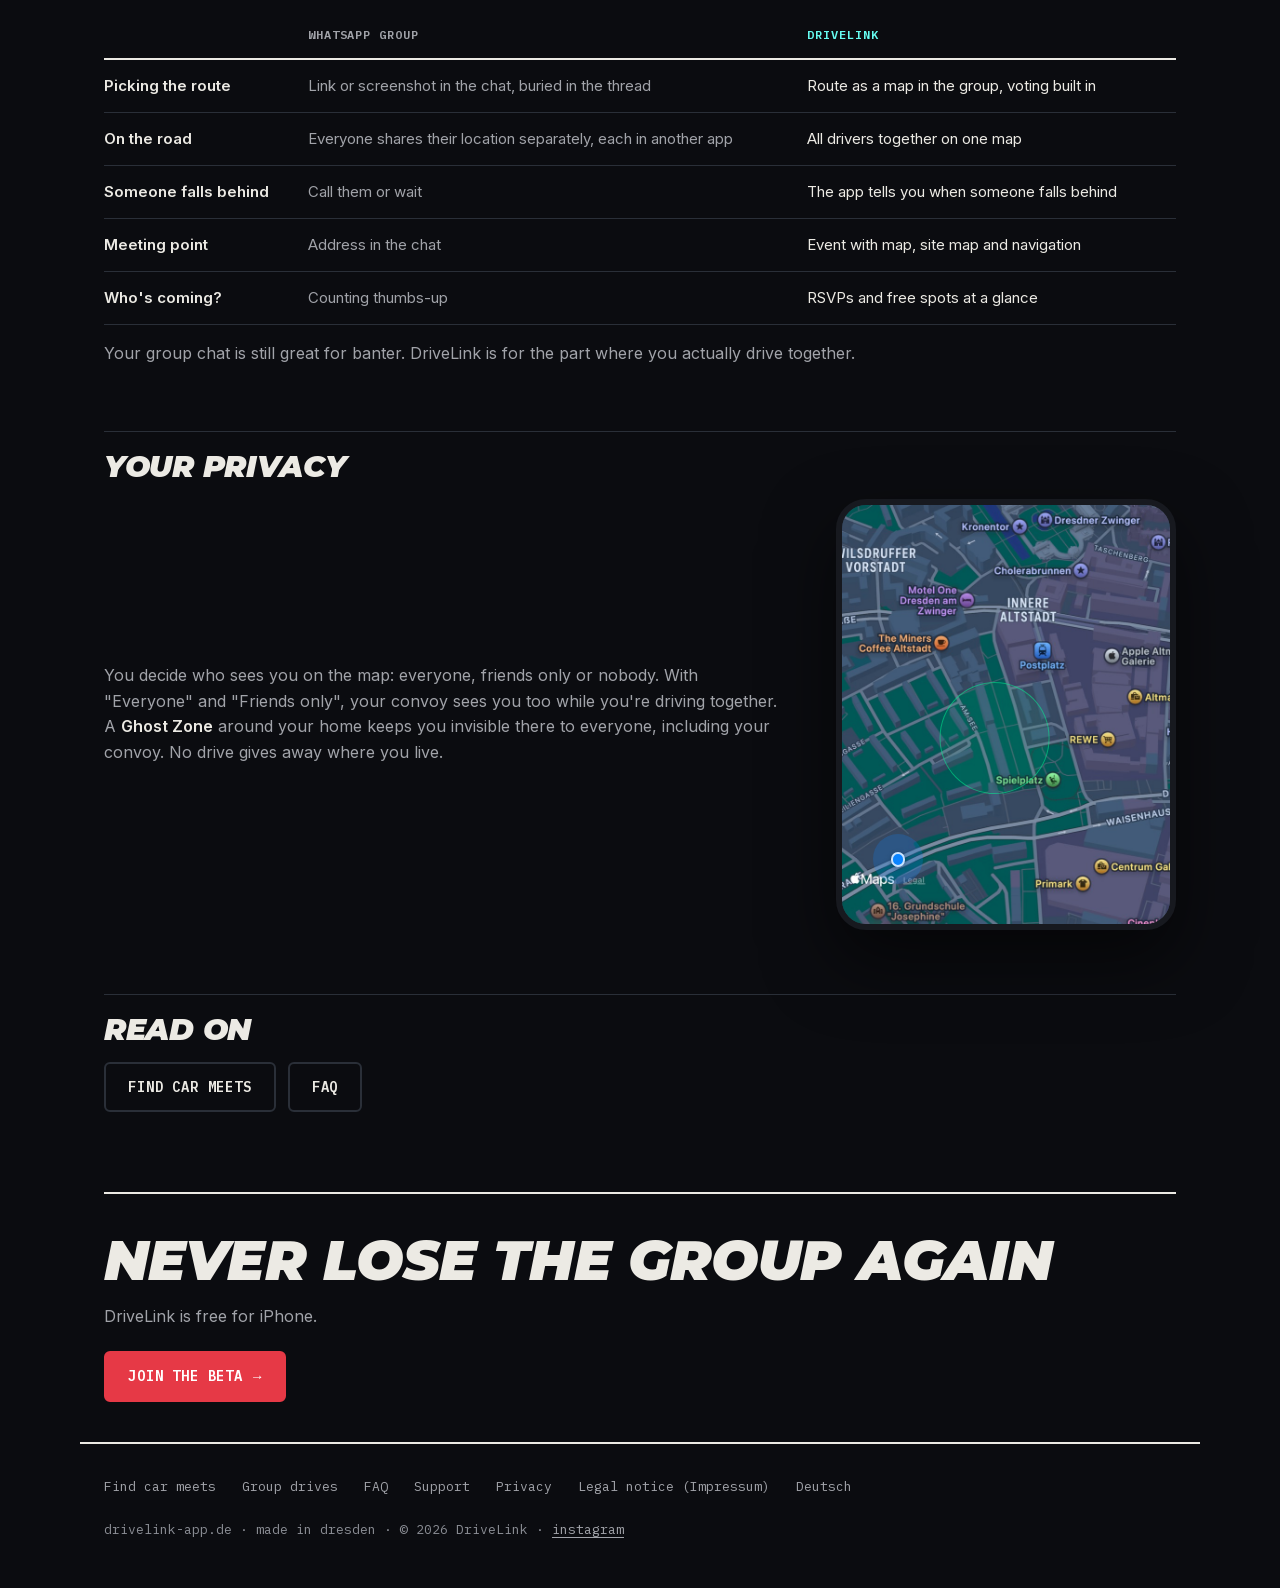
<file: en/group-drives.html>
<!DOCTYPE html>
<html lang="en">
<head>
  <meta charset="UTF-8">
  <meta name="viewport" content="width=device-width, initial-scale=1.0">
  <title>Plan Group Drives &amp; Drive as a Convoy – DriveLink App</title>
  <meta name="description" content="Plan a drive, vote on the route as a group and drive as a convoy – everyone live on one map. Free for iPhone.">
  <link rel="canonical" href="https://drivelink-app.de/en/group-drives.html">
  <link rel="alternate" hreflang="de" href="https://drivelink-app.de/gemeinsame-ausfahrten.html">
  <link rel="alternate" hreflang="en" href="https://drivelink-app.de/en/group-drives.html">
  <link rel="alternate" hreflang="x-default" href="https://drivelink-app.de/en/group-drives.html">
  <meta property="og:type" content="article">
  <meta property="og:site_name" content="DriveLink">
  <meta property="og:title" content="Plan group drives &amp; drive as a convoy – DriveLink">
  <meta property="og:description" content="Plan the route, vote as a group, roll out together. Everyone live on one map.">
  <meta property="og:url" content="https://drivelink-app.de/en/group-drives.html">
  <meta property="og:image" content="https://drivelink-app.de/assets/screens/gruppe.jpg">
  <meta property="og:locale" content="en_US">
  <link rel="icon" type="image/png" href="../assets/drivelink-logo-180.png">
  <link rel="apple-touch-icon" href="../assets/drivelink-logo-180.png">
  <link rel="stylesheet" href="../styles.css">
  <script>document.documentElement.classList.add('js');</script>
</head>
<body>

  <header class="site">
    <div class="wrap">
      <a href="./" class="brand">
        <img src="../assets/drivelink-logo-180.png" alt="" width="28" height="28">
        DriveLink
      </a>
      <nav class="site" aria-label="Main menu">
        <a href="car-meets.html">Car meets</a>
        <a href="group-drives.html" aria-current="page">Group drives</a>
        <a href="faq.html">FAQ</a>
        <a href="support.html">Support</a>
        <a class="lang" href="../gemeinsame-ausfahrten.html" hreflang="de" lang="de" title="Deutsche Version">DE</a>
      </nav>
    </div>
  </header>

  <main class="page wrap">
    <div class="page-eyebrow"><span>DriveLink Roadbook</span><span>Stage 02 / Drive</span></div>

    <div class="page-hero">
      <div>
        <h1>Plan group drives and drive as a convoy</h1>
        <p class="lead">With <strong>DriveLink</strong> you plan drives with your crew from idea to road: plan the route, vote as a group, roll out together. On the road, everyone in the convoy sees everyone else live on the map. Free for iPhone.</p>
        <div class="cta-row">
          <a class="btn btn-primary" href="https://testflight.apple.com/join/Xghwh1vr">Join the beta <span class="arr" aria-hidden="true">→</span></a>
          <a class="btn btn-secondary" href="car-meets.html">Find car meets</a>
        </div>
      </div>
      <div class="phone reveal"><img src="../assets/screens/karte-3d.jpg" alt="DriveLink 3D live map with visibility set to friends only" width="506" height="1100"></div>
    </div>

    <h2>Plan the route, stop by stop</h2>
    <p>In the route planner you set the start, stops and destination on the map, as a one-way route or a loop. DriveLink works out distance and drive time for every leg. Scroll through a real tour from the app:</p>
    <div class="route-tour">
      <ol class="stops" id="stops">
        <li data-km="0" data-x="14.2" data-y="20.5"><span class="tg">START</span><strong>Blaues Wunder bridge, Dresden</strong><p>17.8 km · 37 min to Pirna</p></li>
        <li data-km="17.8" data-x="43.9" data-y="29.9"><span class="tg">STOP 1</span><strong>Pirna</strong><p>19.9 km · 27 min to Bad Schandau</p></li>
        <li data-km="37.7" data-x="75.1" data-y="34.5"><span class="tg">STOP 2</span><strong>Bad Schandau</strong><p>10.9 km · 16 min to Hohnstein</p></li>
        <li data-km="48.6" data-x="68.6" data-y="28"><span class="tg">STOP 3</span><strong>Hohnstein</strong><p>33.5 km · 52 min to the finish</p></li>
        <li data-km="82.1"><span class="tg">FINISH</span><strong>Arrived</strong><p>82.1 km · 2 h 13 min · 4 stops</p></li>
      </ol>
      <div class="stick">
        <div class="phone"><img src="../assets/screens/planer.jpg" alt="DriveLink route planner: tour from Dresden through Saxon Switzerland, 82.1 km, 2 h 13 min, 4 stops" width="506" height="1100" loading="lazy"><div class="ping" id="ping" aria-hidden="true" style="left:14.2%;top:20.5%"></div></div>
        <div class="odo" aria-hidden="true"><div><span id="km">0.0</span><small>km</small></div><div><span id="stp">0</span>/4<small>stops</small></div></div>
      </div>
    </div>

    <h2>A drive in three stages</h2>
    <div class="roadbook" aria-hidden="true">
      <svg class="rb-line" data-draw viewBox="0 0 1000 150" preserveAspectRatio="none">
        <path class="glow draw" pathLength="1" d="M20 120 C 120 40, 220 50, 300 90 S 440 150, 500 80 S 640 10, 720 70 S 880 120, 975 35"
              fill="none" stroke="#66FCF1" stroke-width="5" stroke-linecap="round" vector-effect="non-scaling-stroke"/>
      </svg>
    </div>
    <div class="rb-points">
      <div class="rb-point reveal">
        <svg width="28" height="64" viewBox="0 0 28 64" aria-hidden="true"><path d="M14 58V14" stroke="currentColor" stroke-width="5"/><path d="M3 18L14 2l11 16z" fill="currentColor"/><circle cx="14" cy="58" r="5" fill="currentColor"/></svg>
        <div><span class="tag">START</span><strong>Start a group</strong><small>add friends, own chat</small></div>
      </div>
      <div class="rb-point reveal d1">
        <svg width="40" height="64" viewBox="0 0 40 64" aria-hidden="true"><path d="M14 58V34l14-16" stroke="currentColor" stroke-width="5" fill="none"/><path d="M14 34L4 22" stroke="currentColor" stroke-width="2.5"/><path d="M20 12l17-8-3 18z" fill="currentColor"/><circle cx="14" cy="58" r="5" fill="currentColor"/></svg>
        <div><span class="tag stop">STOP</span><strong>Vote on the route</strong><small>two routes, one choice</small></div>
      </div>
      <div class="rb-point reveal d2">
        <svg width="40" height="64" viewBox="0 0 40 64" aria-hidden="true"><path d="M26 58V34L12 18" stroke="currentColor" stroke-width="5" fill="none"/><path d="M26 34l10-12" stroke="currentColor" stroke-width="2.5"/><path d="M20 12L3 4l3 18z" fill="currentColor"/><circle cx="26" cy="58" r="5" fill="currentColor"/></svg>
        <div><span class="tag">FINISH</span><strong>Roll out as a convoy</strong><small>everyone live on one map</small></div>
      </div>
    </div>

    <h2>Step by step</h2>
    <ol class="steps">
      <li><strong>Create a group.</strong> Say, "Sunday Run". You invite friends, then every member can add more friends. The group has its own chat.</li>
      <li><strong>Plan or share a route.</strong> Plan a tour with stops or as a loop, or use a road you've already driven and recorded. It shows up in the chat as a map everyone can open.</li>
      <li><strong>Vote.</strong> Put two or more routes up for a vote. The group votes, and the route with the most votes gets marked.</li>
      <li><strong>Start the convoy.</strong> Start a convoy straight from the winning route. The group gets notified and can join with one tap.</li>
      <li><strong>Drive together.</strong> Everyone is live on the map. The destination can be a route, an event or any point on the map.</li>
    </ol>

    <h2>What the convoy does on the road</h2>
    <div class="app-stage cv-stage" role="img" aria-label="Animation based on the DriveLink app: a convoy drives the gold route through Dresden, one member falls behind and the convoy panel shows a notice.">
      <img class="mm-map" src="../assets/screens/map-dresden.jpg" alt="" width="710" height="900" loading="lazy">
      <svg class="lay" viewBox="0 0 710 900" preserveAspectRatio="none" aria-hidden="true"><path class="cv-path" d="M20 245 C 150 225, 260 215, 340 228 S 470 262, 560 262 S 660 255, 700 250" fill="none" stroke="#FFD700" stroke-width="7" stroke-linecap="round"/></svg>
      <div class="cv-wp" style="left:2.8%;top:27.2%"><svg class="ic" aria-hidden="true"><use href="../assets/icons.svg#i-flag"/></svg></div><div class="cv-wp" style="left:98.6%;top:27.8%"><svg class="ic" aria-hidden="true"><use href="../assets/icons.svg#i-trophy"/></svg></div>
      <div class="cv-user"><div class="cv-bub"><svg class="ic" aria-hidden="true"><use href="../assets/icons.svg#i-car-sport"/></svg><span class="cv-badge"><svg class="ic" aria-hidden="true"><use href="../assets/icons.svg#i-car-sport"/></svg></span></div><div class="cv-lbl">max_gti</div></div><div class="cv-user"><div class="cv-bub"><svg class="ic" aria-hidden="true"><use href="../assets/icons.svg#i-car-sport"/></svg><span class="cv-badge"><svg class="ic" aria-hidden="true"><use href="../assets/icons.svg#i-car-sport"/></svg></span></div><div class="cv-lbl">tom.e46</div></div><div class="cv-user"><div class="cv-bub"><svg class="ic" aria-hidden="true"><use href="../assets/icons.svg#i-car-sport"/></svg><span class="cv-badge"><svg class="ic" aria-hidden="true"><use href="../assets/icons.svg#i-car-sport"/></svg></span></div><div class="cv-lbl">lisa_r</div></div><div class="me-dot" aria-hidden="true"></div>
      <div class="cv-hud" aria-hidden="true">
        <div class="cv-head"><span class="cv-ico"><svg class="ic" aria-hidden="true"><use href="../assets/icons.svg#i-car-sport"/></svg></span><span class="cv-name"><b>Sunday Run</b><span>4 members</span></span><span class="cv-chev"><svg class="ic" aria-hidden="true"><use href="../assets/icons.svg#i-chevron-forward"/></svg></span><span class="cv-leave"><svg class="ic" aria-hidden="true"><use href="../assets/icons.svg#i-exit-outline"/></svg></span></div>
        <div class="cv-route"><div><i></i>Blaues Wunder</div><div class="con"></div><div><i class="end"></i>Bastei</div></div>
        <div class="cv-strag"><div><p><svg class="ic" aria-hidden="true"><use href="../assets/icons.svg#i-warning"/></svg><span>lisa_r has fallen <span class="cv-dist">1.2 km</span> behind</span></p></div></div>
        <div class="cv-nav"><svg class="ic" aria-hidden="true"><use href="../assets/icons.svg#i-navigate"/></svg>Navigate to start</div>
        <div class="cv-acts"><span><svg class="ic" aria-hidden="true"><use href="../assets/icons.svg#i-chatbubble-ellipses-outline"/></svg>Convoy chat</span><i></i><span><svg class="ic" aria-hidden="true"><use href="../assets/icons.svg#i-flag-outline"/></svg>Set destination</span></div>
      </div>
    </div>
    <div class="topic-grid">
      <div class="topic-card">
        <h3>Everyone on one map</h3>
        <p>See where each driver is and how far away. Tap "Follow" to keep one person in view.</p>
      </div>
      <div class="topic-card">
        <h3>Nobody gets lost</h3>
        <p>If someone falls behind, DriveLink shows it, so the front knows when to wait.</p>
      </div>
      <div class="topic-card">
        <h3>Navigator &amp; chat</h3>
        <p>One person leads as navigator, and the role can be handed over. Use the convoy chat to sort out breaks and fuel stops.</p>
      </div>
      <div class="topic-card">
        <h3>Ends by itself</h3>
        <div class="gcc" data-cycle data-k-run="CONVOY LIVE" data-k-end="CONVOY ENDED" data-m-run="started by max_gti · 4 riding along" data-m-end="This convoy is over." aria-hidden="true"><div class="gcc-k"><i></i><span>CONVOY LIVE</span></div><div class="gcc-n">Sunday Run</div><div class="gcc-m">started by max_gti · 4 riding along</div><div class="gcc-b"><svg class="ic" aria-hidden="true"><use href="../assets/icons.svg#i-car-sport"/></svg>Ride along</div></div>
        <p>A convoy ends automatically after 12 hours at the latest. Nobody stays visible for days by accident.</p>
      </div>
    </div>

    <h2>DriveLink or a WhatsApp group?</h2>
    <p>Most drives today are planned in WhatsApp groups. That works as long as everyone knows the way. Drag the red button:</p>
    <div class="ba" id="ba">
      <div class="pane left">
        <span class="lbl">WhatsApp group</span>
        <div class="chat" aria-hidden="true">
          <div class="bub"><small>Max</small>Where are you guys???</div>
          <div class="bub"><small>Lisa</small>Which exit was it again</div>
          <div class="bub me">Send the link again</div>
          <div class="bub"><small>Tom</small>At the petrol station, wait up</div>
          <div class="bub"><small>Max</small>Which petrol station 😅</div>
          <div class="bub me">Lost you all</div>
        </div>
      </div>
      <div class="pane right" id="baRight">
        <span class="lbl">DriveLink</span>
        <div class="phone"><img src="../assets/screens/gruppe.jpg" alt="DriveLink group chat with a vote: which route are we driving on Saturday?" width="506" height="1100" loading="lazy"></div>
      </div>
      <div class="ba-handle" id="baHandle" role="slider" tabindex="0" aria-label="Move the comparison between WhatsApp group and DriveLink" aria-valuemin="0" aria-valuemax="100" aria-valuenow="50"><span aria-hidden="true">⇆</span></div>
    </div>
    <p>The difference at a glance:</p>
    <div class="compare-scroll">
      <table class="compare">
        <thead>
          <tr><th></th><th>WhatsApp group</th><th>DriveLink</th></tr>
        </thead>
        <tbody>
          <tr><td>Picking the route</td><td>Link or screenshot in the chat, buried in the thread</td><td>Route as a map in the group, voting built in</td></tr>
          <tr><td>On the road</td><td>Everyone shares their location separately, each in another app</td><td>All drivers together on one map</td></tr>
          <tr><td>Someone falls behind</td><td>Call them or wait</td><td>The app tells you when someone falls behind</td></tr>
          <tr><td>Meeting point</td><td>Address in the chat</td><td>Event with map, site map and navigation</td></tr>
          <tr><td>Who's coming?</td><td>Counting thumbs-up</td><td>RSVPs and free spots at a glance</td></tr>
        </tbody>
      </table>
    </div>
    <p>Your group chat is still great for banter. DriveLink is for the part where you actually drive together.</p>

    <h2>Your privacy</h2>
    <div class="privacy-row">
      <p>You decide who sees you on the map: everyone, friends only or nobody. With "Everyone" and "Friends only", your convoy sees you too while you're driving together. A <strong>Ghost Zone</strong> around your home keeps you invisible there to everyone, including your convoy. No drive gives away where you live.</p>
    <div class="app-stage gz-stage" role="img" aria-label="Animation based on the DriveLink app: your location drives into your Ghost Zone, GHOST MODE appears at the top, then you leave the zone again.">
      <img class="mm-map" src="../assets/screens/map-dresden.jpg" alt="" width="710" height="900" loading="lazy">
      <svg class="lay" viewBox="0 0 710 900" preserveAspectRatio="none" aria-hidden="true"><path class="gz-path" d="M60 820 C 200 700, 260 560, 330 500 S 520 300, 660 180" fill="none" stroke="none"/></svg>
      <div class="gz-zone" data-x="330" data-y="500" data-r="120" style="left:46.5%;top:55.6%;width:33.8%;height:26.7%"></div>
      <div class="me-dot" aria-hidden="true"></div>
      <div class="gz-badge" aria-hidden="true"><svg class="ic" aria-hidden="true"><use href="../assets/icons.svg#i-eye-off"/></svg>GHOST MODE</div>
    </div>
    </div>

    <h2>Read on</h2>
    <div class="related">
      <a class="btn btn-secondary" href="car-meets.html">Find car meets</a>
      <a class="btn btn-secondary" href="faq.html">FAQ</a>
    </div>

    <div class="cta-band">
      <h2>Never lose the group again</h2>
      <p>DriveLink is free for iPhone.</p>
      <div class="cta-row">
        <a class="btn btn-primary" href="https://testflight.apple.com/join/Xghwh1vr">Join the beta <span class="arr" aria-hidden="true">→</span></a>
      </div>
    </div>
  </main>

  <footer class="site">
    <div class="wrap">
      <div class="links">
        <a href="car-meets.html">Find car meets</a>
        <a href="group-drives.html">Group drives</a>
        <a href="faq.html">FAQ</a>
        <a href="support.html">Support</a>
        <a href="privacy.html">Privacy</a>
        <a href="../impressum.html" hreflang="de">Legal notice (Impressum)</a>
        <a href="../gemeinsame-ausfahrten.html" hreflang="de" lang="de">Deutsch</a>
      </div>
      <p class="copy">drivelink-app.de · made in dresden · © 2026 DriveLink · <a href="https://www.instagram.com/drivelink.app/">instagram</a></p>
    </div>
  </footer>

  <script src="../script.js"></script>
</body>
</html>
</file>
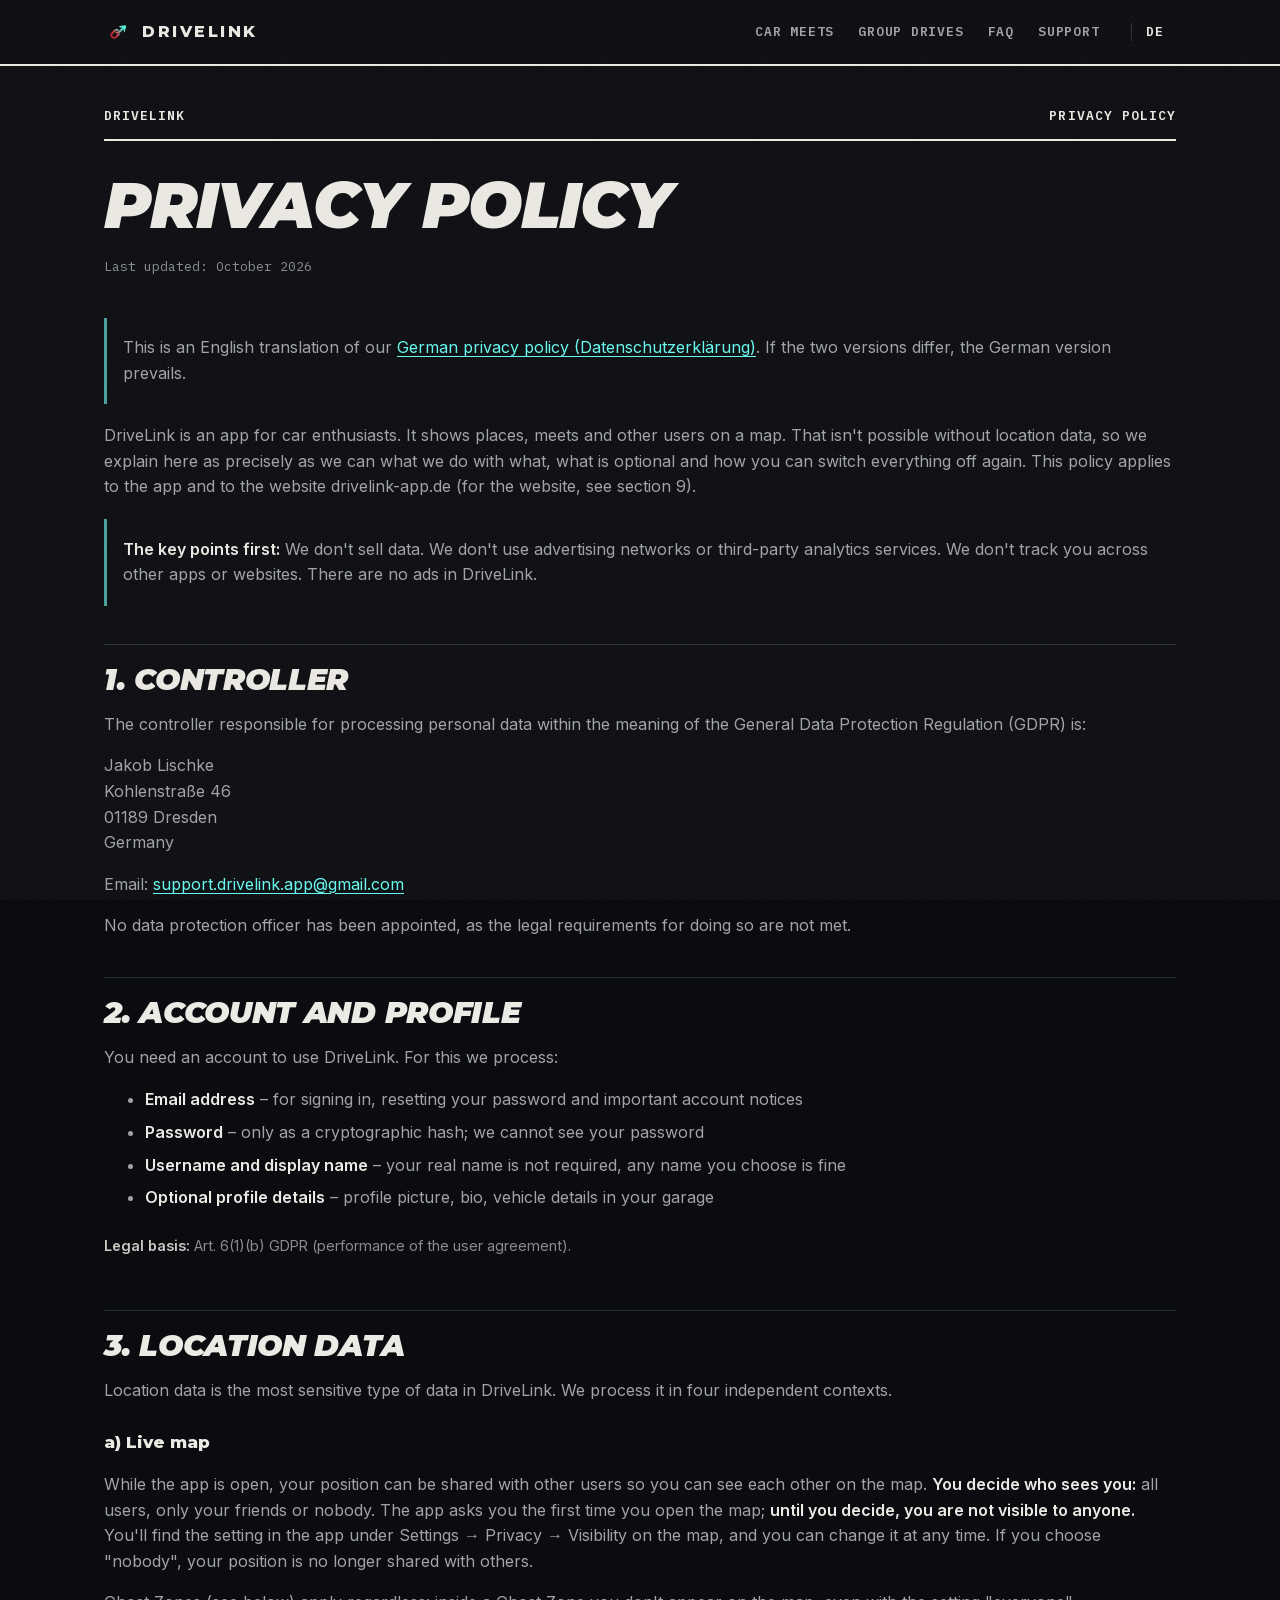
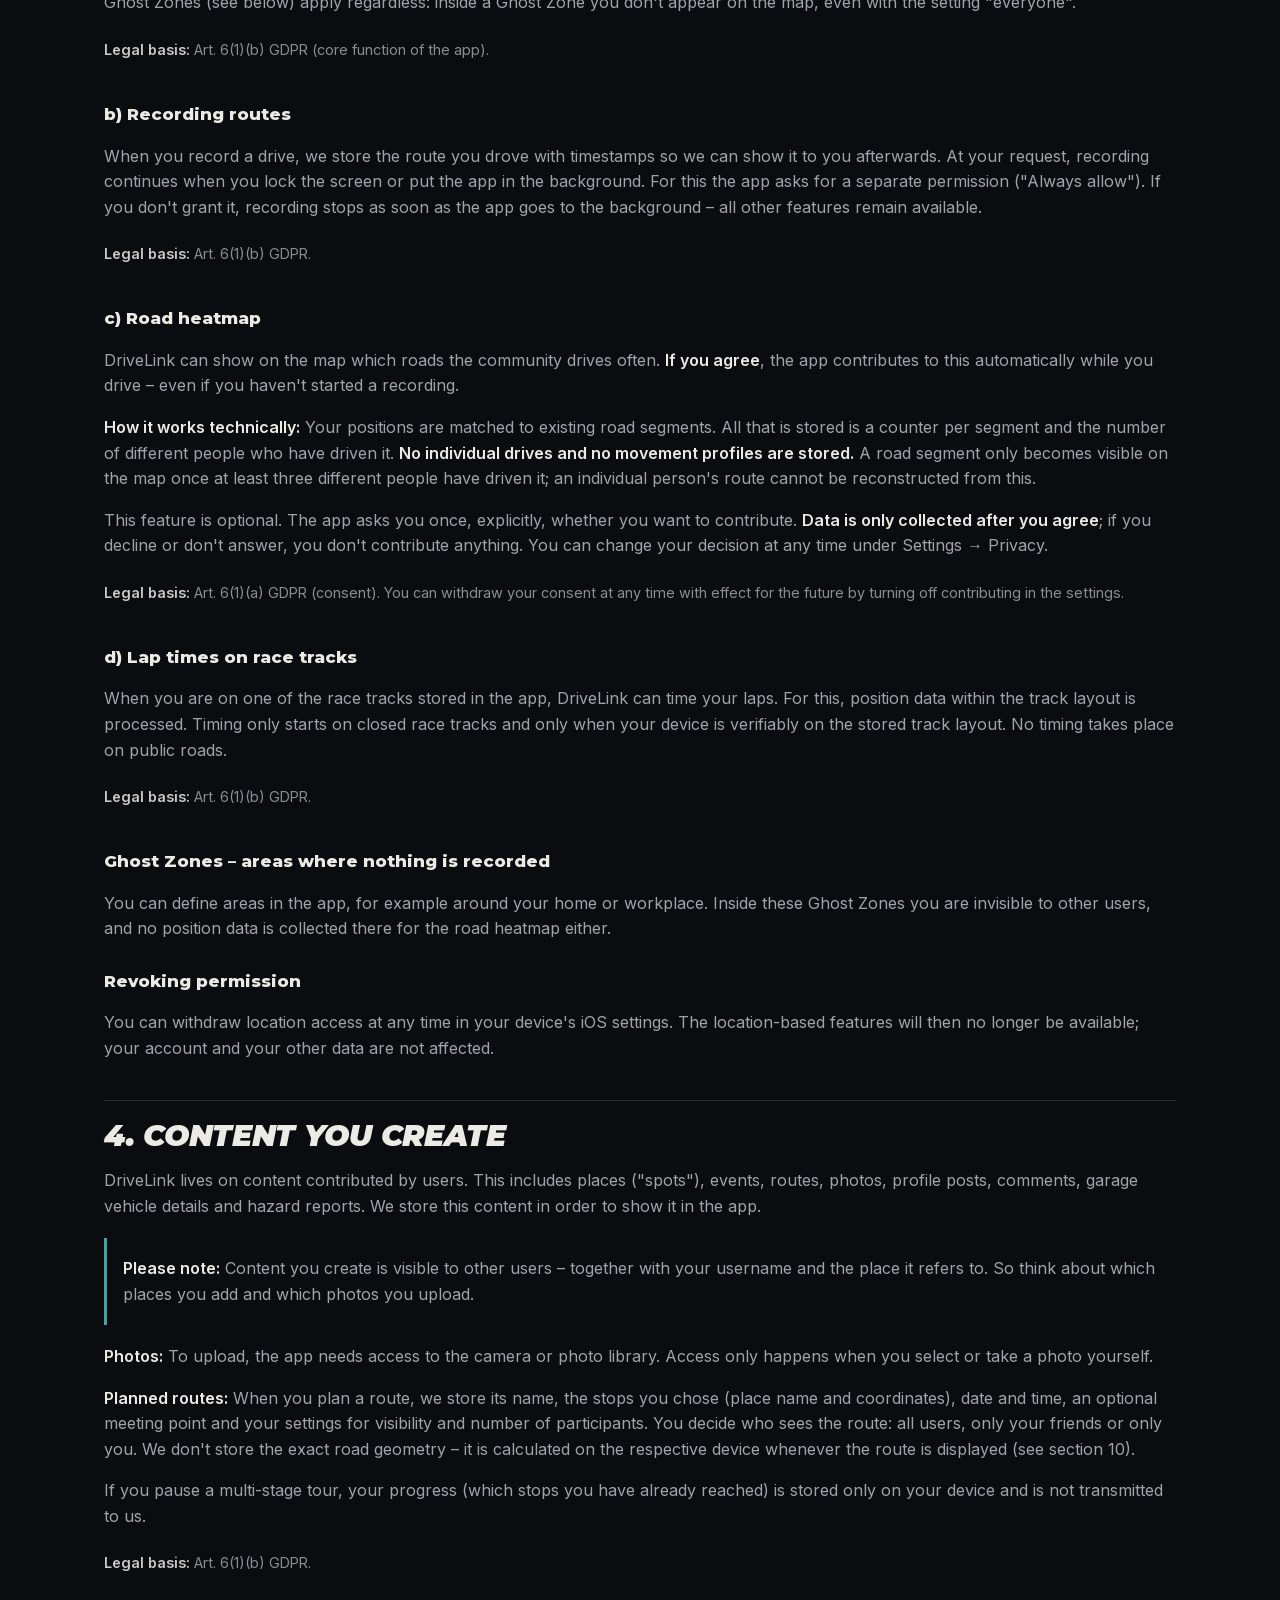
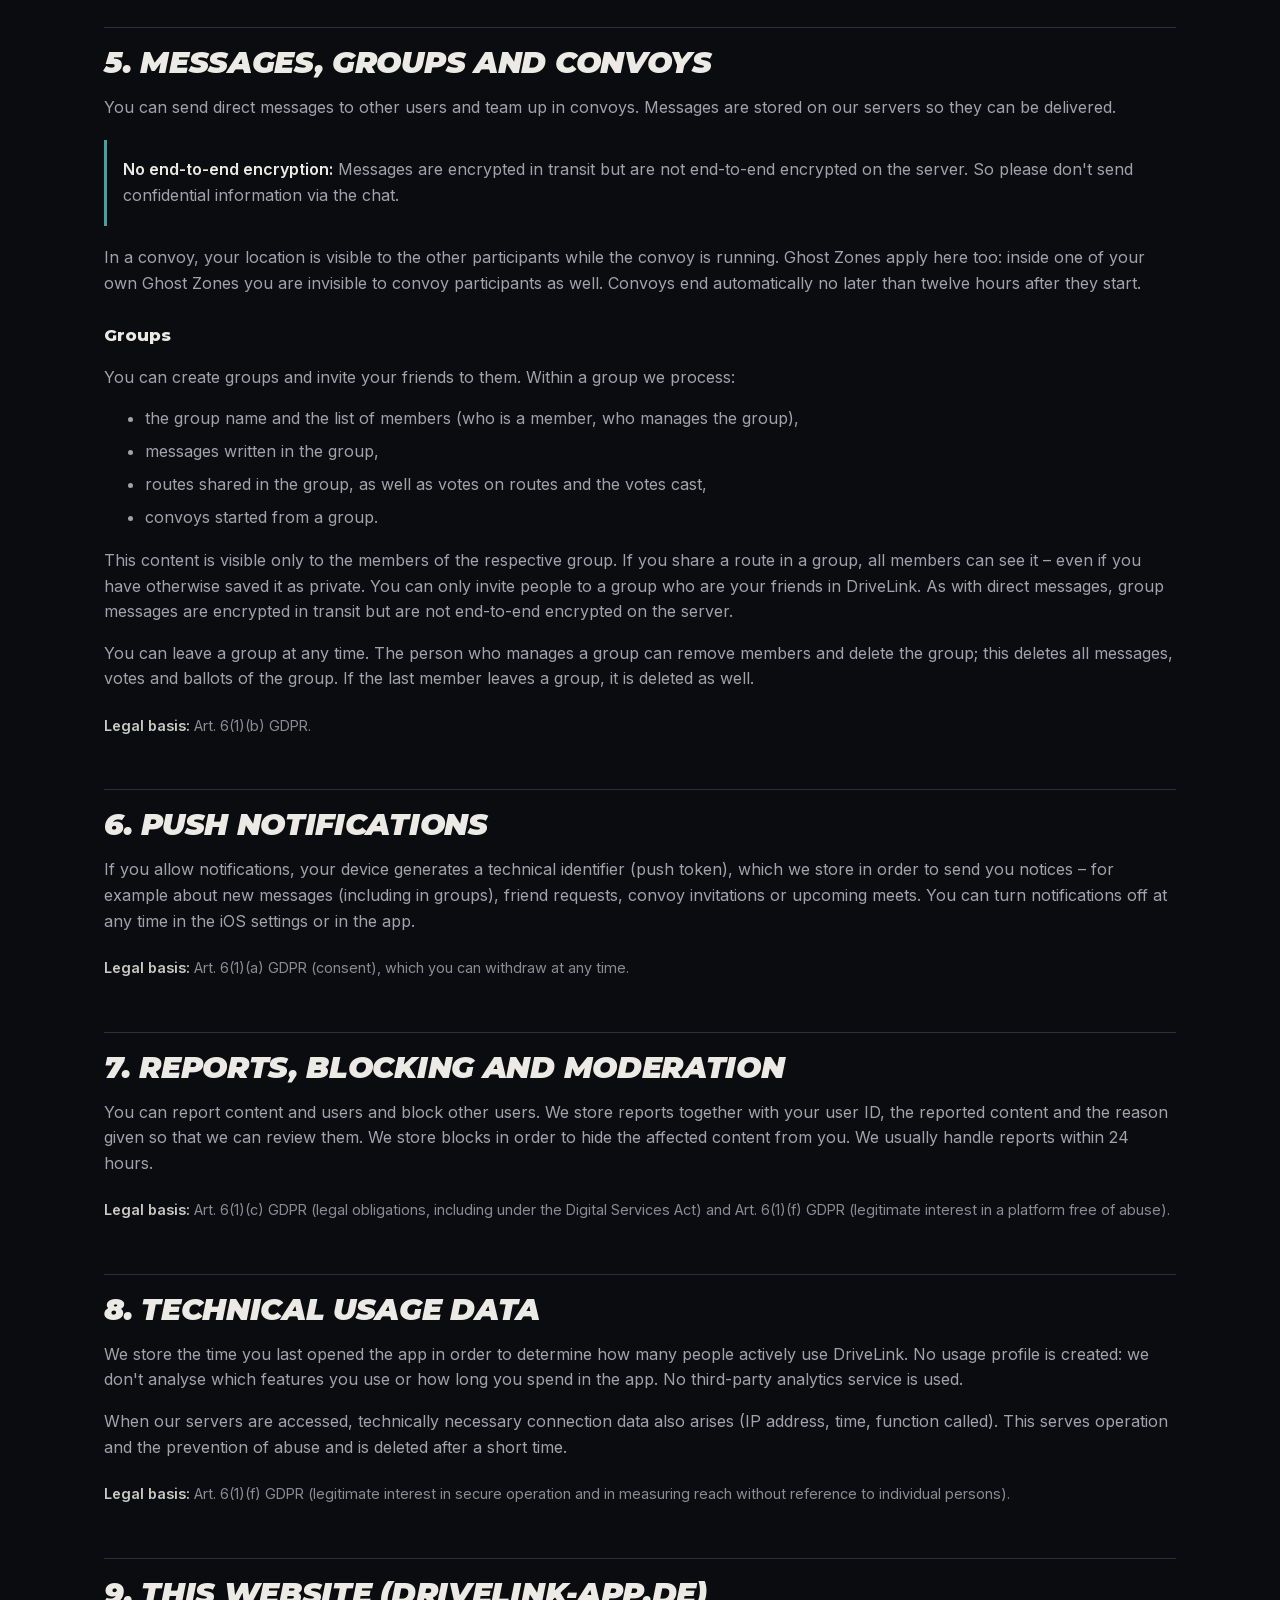
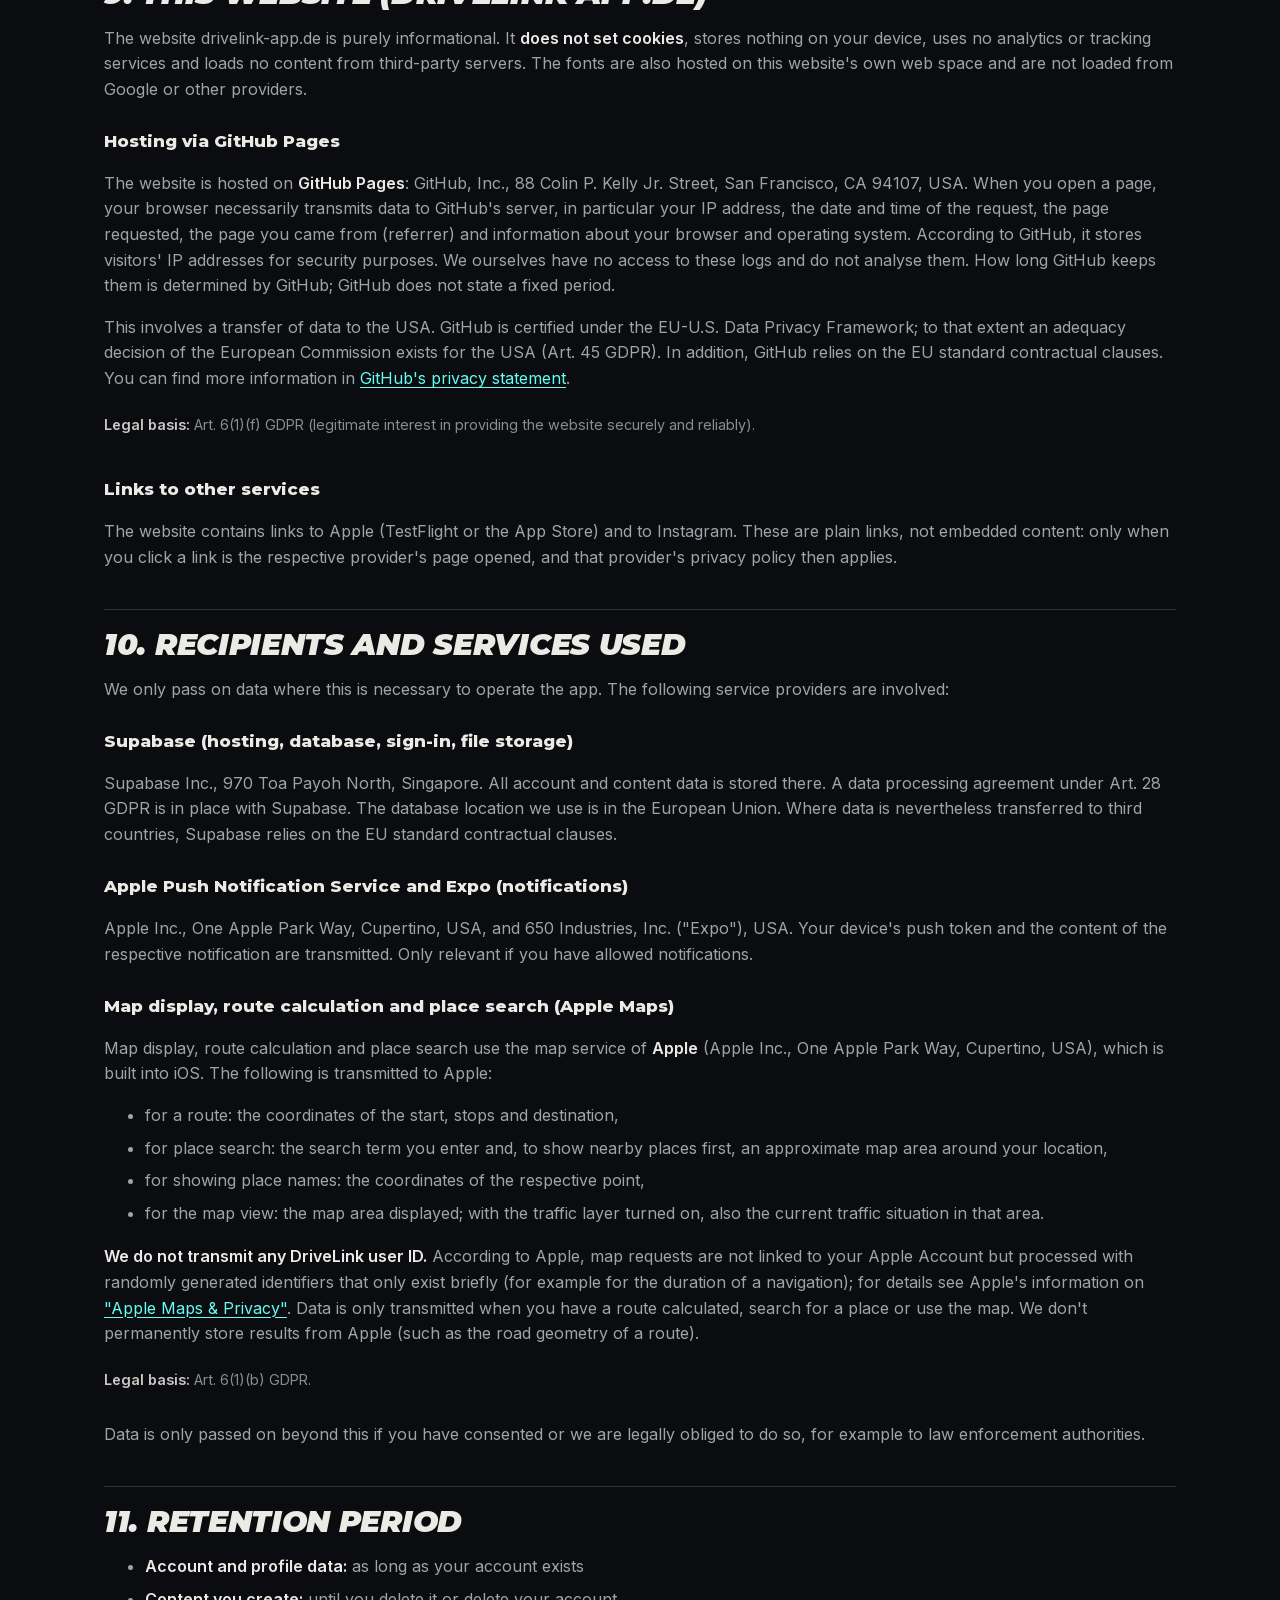
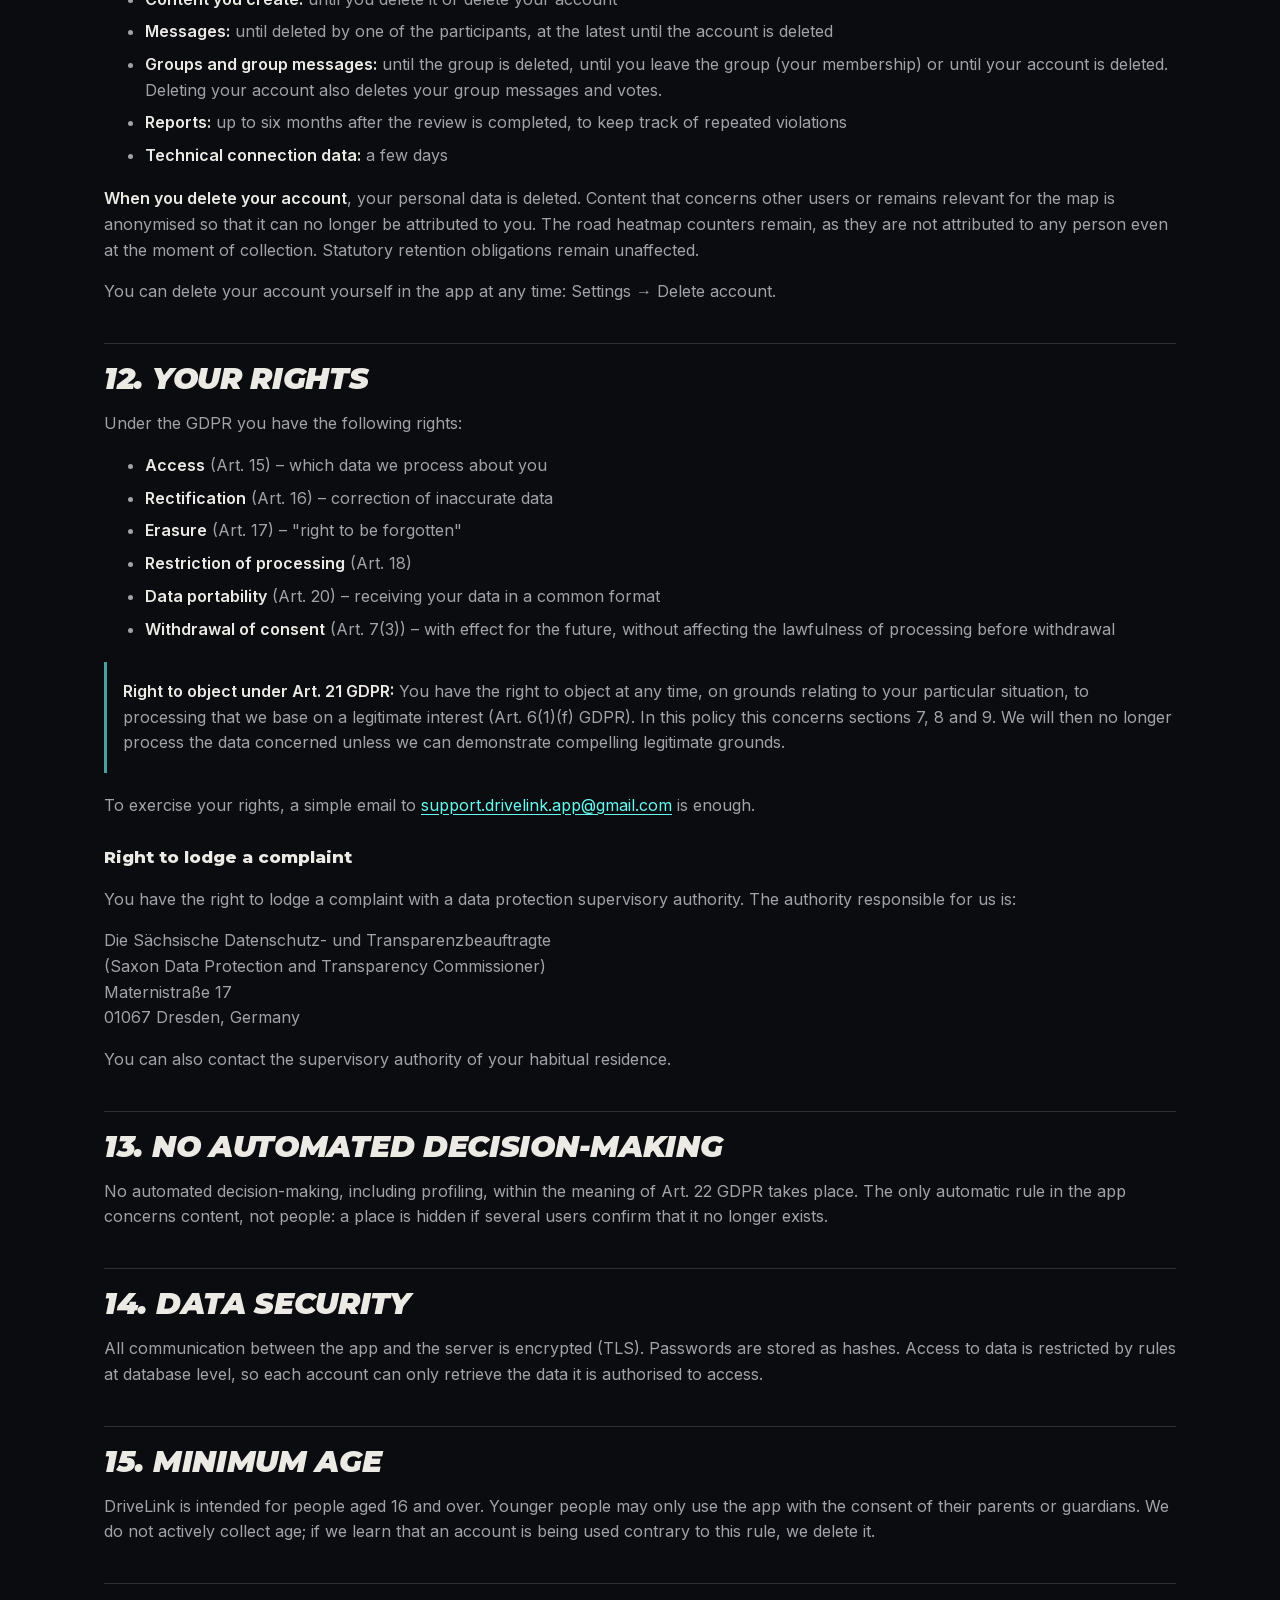
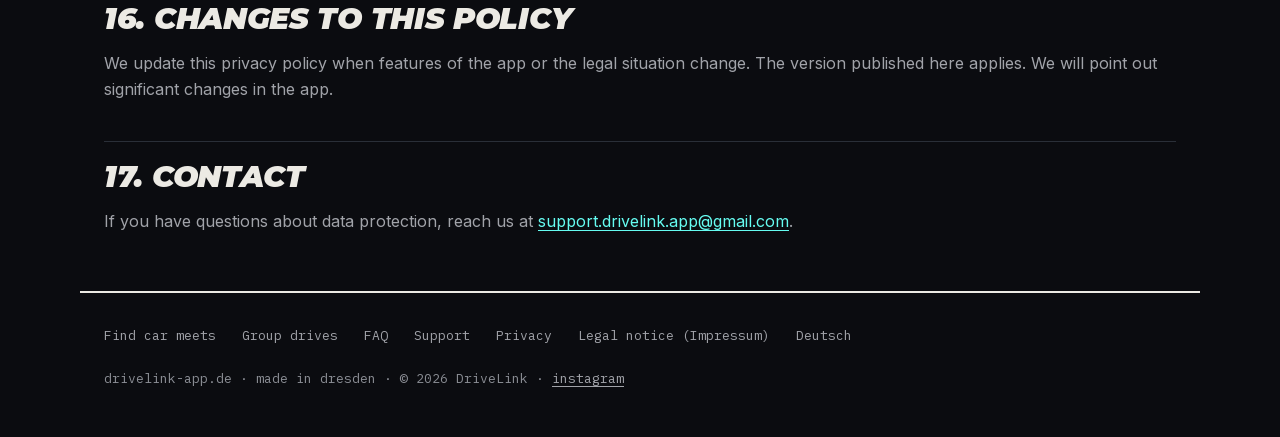
<file: en/privacy.html>
<!DOCTYPE html>
<html lang="en">
<head>
  <meta charset="UTF-8">
  <meta name="viewport" content="width=device-width, initial-scale=1.0">
  <title>Privacy Policy – DriveLink</title>
  <meta name="description" content="Privacy policy for the DriveLink app and the website drivelink-app.de.">
  <link rel="canonical" href="https://drivelink-app.de/en/privacy.html">
  <link rel="alternate" hreflang="de" href="https://drivelink-app.de/datenschutz.html">
  <link rel="alternate" hreflang="en" href="https://drivelink-app.de/en/privacy.html">
  <link rel="alternate" hreflang="x-default" href="https://drivelink-app.de/en/privacy.html">
  <link rel="apple-touch-icon" href="../assets/drivelink-logo-180.png">
  <link rel="icon" type="image/png" href="../assets/drivelink-logo-180.png">
  <link rel="stylesheet" href="../styles.css">
  <script>document.documentElement.classList.add('js');</script>
  <style>
    /* Only for legal pages: keep lists and highlights readable. */
    main.page ul { margin: 0 0 1.1rem 1.3rem; }
    main.page li { margin-bottom: .45rem; }
    main.page h2 { margin-top: 2.4rem; }
    main.page h3 { margin-top: 1.6rem; font-size: 1.05rem; }
    main.page .legal-basis {
      display: inline-block;
      margin-top: .35rem;
      font-size: .9rem;
      opacity: .85;
    }
    main.page .callout {
      border-left: 3px solid var(--teal);
      padding: .1rem 0 .1rem 1rem;
      margin: 1.2rem 0;
    }
  </style>
</head>
<body>

  <header class="site">
    <div class="wrap">
      <a href="./" class="brand">
        <img src="../assets/drivelink-logo-180.png" alt="" width="28" height="28">
        DriveLink
      </a>
      <nav class="site" aria-label="Main menu">
        <a href="car-meets.html">Car meets</a>
        <a href="group-drives.html">Group drives</a>
        <a href="faq.html">FAQ</a>
        <a href="support.html">Support</a>
        <a class="lang" href="../datenschutz.html" hreflang="de" lang="de" title="Deutsche Version">DE</a>
      </nav>
    </div>
  </header>

  <main class="page wrap">
    <div class="page-eyebrow"><span>DriveLink</span><span>Privacy policy</span></div>
    <h1>Privacy policy</h1>
    <p class="updated">Last updated: October 2026</p>

    <div class="callout">
      <p>This is an English translation of our
      <a href="../datenschutz.html" hreflang="de">German privacy policy (Datenschutzerklärung)</a>.
      If the two versions differ, the German version prevails.</p>
    </div>

    <p>DriveLink is an app for car enthusiasts. It shows places, meets and other users on a map.
    That isn't possible without location data, so we explain here as precisely as we can what we
    do with what, what is optional and how you can switch everything off again. This policy
    applies to the app and to the website drivelink-app.de (for the website, see section 9).</p>

    <div class="callout">
      <p><strong>The key points first:</strong> We don't sell data. We don't use advertising
      networks or third-party analytics services. We don't track you across other apps or
      websites. There are no ads in DriveLink.</p>
    </div>

    <h2>1. Controller</h2>
    <p>The controller responsible for processing personal data within the meaning of the General
    Data Protection Regulation (GDPR) is:</p>
    <p>
      Jakob Lischke<br>
      Kohlenstraße 46<br>
      01189 Dresden<br>
      Germany
    </p>
    <p>Email: <a href="mailto:support.drivelink.app@gmail.com">support.drivelink.app@gmail.com</a></p>
    <p>No data protection officer has been appointed, as the legal requirements for doing so are
    not met.</p>

    <h2>2. Account and profile</h2>
    <p>You need an account to use DriveLink. For this we process:</p>
    <ul>
      <li><strong>Email address</strong> – for signing in, resetting your password and important
      account notices</li>
      <li><strong>Password</strong> – only as a cryptographic hash; we cannot see your
      password</li>
      <li><strong>Username and display name</strong> – your real name is not required, any name
      you choose is fine</li>
      <li><strong>Optional profile details</strong> – profile picture, bio, vehicle details in
      your garage</li>
    </ul>
    <p class="legal-basis"><strong>Legal basis:</strong> Art. 6(1)(b) GDPR (performance of the
    user agreement).</p>

    <h2>3. Location data</h2>
    <p>Location data is the most sensitive type of data in DriveLink. We process it in four
    independent contexts.</p>

    <h3>a) Live map</h3>
    <p>While the app is open, your position can be shared with other users so you can see each
    other on the map. <strong>You decide who sees you:</strong> all users, only your friends or
    nobody. The app asks you the first time you open the map; <strong>until you decide, you are
    not visible to anyone.</strong> You'll find the setting in the app under Settings → Privacy →
    Visibility on the map, and you can change it at any time. If you choose "nobody", your position
    is no longer shared with others.</p>
    <p>Ghost Zones (see below) apply regardless: inside a Ghost Zone you don't appear on the map,
    even with the setting "everyone".</p>
    <p class="legal-basis"><strong>Legal basis:</strong> Art. 6(1)(b) GDPR (core function of the
    app).</p>

    <h3>b) Recording routes</h3>
    <p>When you record a drive, we store the route you drove with timestamps so we can show it to
    you afterwards. At your request, recording continues when you lock the screen or put the app
    in the background. For this the app asks for a separate permission ("Always allow"). If you
    don't grant it, recording stops as soon as the app goes to the background – all other features
    remain available.</p>
    <p class="legal-basis"><strong>Legal basis:</strong> Art. 6(1)(b) GDPR.</p>

    <h3>c) Road heatmap</h3>
    <p>DriveLink can show on the map which roads the community drives often. <strong>If you
    agree</strong>, the app contributes to this automatically while you drive – even if you
    haven't started a recording.</p>
    <p><strong>How it works technically:</strong> Your positions are matched to existing road
    segments. All that is stored is a counter per segment and the number of different people who
    have driven it. <strong>No individual drives and no movement profiles are stored.</strong> A
    road segment only becomes visible on the map once at least three different people have driven
    it; an individual person's route cannot be reconstructed from this.</p>
    <p>This feature is optional. The app asks you once, explicitly, whether you want to
    contribute. <strong>Data is only collected after you agree</strong>; if you decline or don't
    answer, you don't contribute anything. You can change your decision at any time under
    Settings → Privacy.</p>
    <p class="legal-basis"><strong>Legal basis:</strong> Art. 6(1)(a) GDPR (consent). You can
    withdraw your consent at any time with effect for the future by turning off contributing in
    the settings.</p>

    <h3>d) Lap times on race tracks</h3>
    <p>When you are on one of the race tracks stored in the app, DriveLink can time your laps. For
    this, position data within the track layout is processed. Timing only starts on closed race
    tracks and only when your device is verifiably on the stored track layout. No timing takes
    place on public roads.</p>
    <p class="legal-basis"><strong>Legal basis:</strong> Art. 6(1)(b) GDPR.</p>

    <h3>Ghost Zones – areas where nothing is recorded</h3>
    <p>You can define areas in the app, for example around your home or workplace. Inside these
    Ghost Zones you are invisible to other users, and no position data is collected there for the
    road heatmap either.</p>

    <h3>Revoking permission</h3>
    <p>You can withdraw location access at any time in your device's iOS settings. The
    location-based features will then no longer be available; your account and your other data
    are not affected.</p>

    <h2>4. Content you create</h2>
    <p>DriveLink lives on content contributed by users. This includes places ("spots"), events,
    routes, photos, profile posts, comments, garage vehicle details and hazard reports. We store
    this content in order to show it in the app.</p>
    <div class="callout">
      <p><strong>Please note:</strong> Content you create is visible to other users – together
      with your username and the place it refers to. So think about which places you add and
      which photos you upload.</p>
    </div>
    <p><strong>Photos:</strong> To upload, the app needs access to the camera or photo library.
    Access only happens when you select or take a photo yourself.</p>
    <p><strong>Planned routes:</strong> When you plan a route, we store its name, the stops you
    chose (place name and coordinates), date and time, an optional meeting point and your
    settings for visibility and number of participants. You decide who sees the route: all users,
    only your friends or only you. We don't store the exact road geometry – it is calculated on
    the respective device whenever the route is displayed (see section 10).</p>
    <p>If you pause a multi-stage tour, your progress (which stops you have already reached) is
    stored only on your device and is not transmitted to us.</p>
    <p class="legal-basis"><strong>Legal basis:</strong> Art. 6(1)(b) GDPR.</p>

    <h2>5. Messages, groups and convoys</h2>
    <p>You can send direct messages to other users and team up in convoys. Messages are stored on
    our servers so they can be delivered.</p>
    <div class="callout">
      <p><strong>No end-to-end encryption:</strong> Messages are encrypted in transit but are not
      end-to-end encrypted on the server. So please don't send confidential information via the
      chat.</p>
    </div>
    <p>In a convoy, your location is visible to the other participants while the convoy is
    running. Ghost Zones apply here too: inside one of your own Ghost Zones you are invisible to
    convoy participants as well. Convoys end automatically no later than twelve hours after they
    start.</p>

    <h3>Groups</h3>
    <p>You can create groups and invite your friends to them. Within a group we process:</p>
    <ul>
      <li>the group name and the list of members (who is a member, who manages the group),</li>
      <li>messages written in the group,</li>
      <li>routes shared in the group, as well as votes on routes and the votes cast,</li>
      <li>convoys started from a group.</li>
    </ul>
    <p>This content is visible only to the members of the respective group. If you share a route
    in a group, all members can see it – even if you have otherwise saved it as private. You can
    only invite people to a group who are your friends in DriveLink. As with direct messages,
    group messages are encrypted in transit but are not end-to-end encrypted on the server.</p>
    <p>You can leave a group at any time. The person who manages a group can remove members and
    delete the group; this deletes all messages, votes and ballots of the group. If the last
    member leaves a group, it is deleted as well.</p>
    <p class="legal-basis"><strong>Legal basis:</strong> Art. 6(1)(b) GDPR.</p>

    <h2>6. Push notifications</h2>
    <p>If you allow notifications, your device generates a technical identifier (push token),
    which we store in order to send you notices – for example about new messages (including in
    groups), friend requests, convoy invitations or upcoming meets. You can turn notifications
    off at any time in the iOS settings or in the app.</p>
    <p class="legal-basis"><strong>Legal basis:</strong> Art. 6(1)(a) GDPR (consent), which you
    can withdraw at any time.</p>

    <h2>7. Reports, blocking and moderation</h2>
    <p>You can report content and users and block other users. We store reports together with
    your user ID, the reported content and the reason given so that we can review them. We store
    blocks in order to hide the affected content from you. We usually handle reports within
    24 hours.</p>
    <p class="legal-basis"><strong>Legal basis:</strong> Art. 6(1)(c) GDPR (legal obligations,
    including under the Digital Services Act) and Art. 6(1)(f) GDPR (legitimate interest in a
    platform free of abuse).</p>

    <h2>8. Technical usage data</h2>
    <p>We store the time you last opened the app in order to determine how many people actively
    use DriveLink. No usage profile is created: we don't analyse which features you use or how
    long you spend in the app. No third-party analytics service is used.</p>
    <p>When our servers are accessed, technically necessary connection data also arises (IP
    address, time, function called). This serves operation and the prevention of abuse and is
    deleted after a short time.</p>
    <p class="legal-basis"><strong>Legal basis:</strong> Art. 6(1)(f) GDPR (legitimate interest
    in secure operation and in measuring reach without reference to individual persons).</p>

    <h2>9. This website (drivelink-app.de)</h2>
    <p>The website drivelink-app.de is purely informational. It <strong>does not set
    cookies</strong>, stores nothing on your device, uses no analytics or tracking services and
    loads no content from third-party servers. The fonts are also hosted on this website's own
    web space and are not loaded from Google or other providers.</p>

    <h3>Hosting via GitHub Pages</h3>
    <p>The website is hosted on <strong>GitHub Pages</strong>: GitHub, Inc., 88 Colin P. Kelly
    Jr. Street, San Francisco, CA 94107, USA. When you open a page, your browser necessarily
    transmits data to GitHub's server, in particular your IP address, the date and time of the
    request, the page requested, the page you came from (referrer) and information about your
    browser and operating system. According to GitHub, it stores visitors' IP addresses for
    security purposes. We ourselves have no access to these logs and do not analyse them. How
    long GitHub keeps them is determined by GitHub; GitHub does not state a fixed period.</p>
    <p>This involves a transfer of data to the USA. GitHub is certified under the EU-U.S. Data
    Privacy Framework; to that extent an adequacy decision of the European Commission exists for
    the USA (Art. 45 GDPR). In addition, GitHub relies on the EU standard contractual clauses. You
    can find more information in
    <a href="https://docs.github.com/en/site-policy/privacy-policies/github-general-privacy-statement">GitHub's privacy statement</a>.</p>
    <p class="legal-basis"><strong>Legal basis:</strong> Art. 6(1)(f) GDPR (legitimate interest
    in providing the website securely and reliably).</p>

    <h3>Links to other services</h3>
    <p>The website contains links to Apple (TestFlight or the App Store) and to Instagram. These
    are plain links, not embedded content: only when you click a link is the respective
    provider's page opened, and that provider's privacy policy then applies.</p>

    <h2>10. Recipients and services used</h2>
    <p>We only pass on data where this is necessary to operate the app. The following service
    providers are involved:</p>

    <h3>Supabase (hosting, database, sign-in, file storage)</h3>
    <p>Supabase Inc., 970 Toa Payoh North, Singapore. All account and content data is stored
    there. A data processing agreement under Art. 28 GDPR is in place with Supabase. The database
    location we use is in the European Union. Where data is nevertheless transferred to third
    countries, Supabase relies on the EU standard contractual clauses.</p>

    <h3>Apple Push Notification Service and Expo (notifications)</h3>
    <p>Apple Inc., One Apple Park Way, Cupertino, USA, and 650 Industries, Inc. ("Expo"), USA.
    Your device's push token and the content of the respective notification are transmitted. Only
    relevant if you have allowed notifications.</p>

    <h3>Map display, route calculation and place search (Apple Maps)</h3>
    <p>Map display, route calculation and place search use the map service of
    <strong>Apple</strong> (Apple Inc., One Apple Park Way, Cupertino, USA), which is built into
    iOS. The following is transmitted to Apple:</p>
    <ul>
      <li>for a route: the coordinates of the start, stops and destination,</li>
      <li>for place search: the search term you enter and, to show nearby places first, an
      approximate map area around your location,</li>
      <li>for showing place names: the coordinates of the respective point,</li>
      <li>for the map view: the map area displayed; with the traffic layer turned on, also the
      current traffic situation in that area.</li>
    </ul>
    <p><strong>We do not transmit any DriveLink user ID.</strong> According to Apple, map
    requests are not linked to your Apple Account but processed with randomly generated
    identifiers that only exist briefly (for example for the duration of a navigation); for
    details see Apple's information on
    <a href="https://www.apple.com/legal/privacy/data/en/apple-maps/" target="_blank" rel="noopener">"Apple Maps &amp; Privacy"</a>.
    Data is only transmitted when you have a route calculated, search for a place or use the map.
    We don't permanently store results from Apple (such as the road geometry of a route).</p>
    <p class="legal-basis"><strong>Legal basis:</strong> Art. 6(1)(b) GDPR.</p>

    <p>Data is only passed on beyond this if you have consented or we are legally obliged to do
    so, for example to law enforcement authorities.</p>

    <h2>11. Retention period</h2>
    <ul>
      <li><strong>Account and profile data:</strong> as long as your account exists</li>
      <li><strong>Content you create:</strong> until you delete it or delete your account</li>
      <li><strong>Messages:</strong> until deleted by one of the participants, at the latest
      until the account is deleted</li>
      <li><strong>Groups and group messages:</strong> until the group is deleted, until you leave
      the group (your membership) or until your account is deleted. Deleting your account also
      deletes your group messages and votes.</li>
      <li><strong>Reports:</strong> up to six months after the review is completed, to keep track
      of repeated violations</li>
      <li><strong>Technical connection data:</strong> a few days</li>
    </ul>
    <p><strong>When you delete your account</strong>, your personal data is deleted. Content that
    concerns other users or remains relevant for the map is anonymised so that it can no longer be
    attributed to you. The road heatmap counters remain, as they are not attributed to any person
    even at the moment of collection. Statutory retention obligations remain unaffected.</p>
    <p>You can delete your account yourself in the app at any time: Settings → Delete account.</p>

    <h2>12. Your rights</h2>
    <p>Under the GDPR you have the following rights:</p>
    <ul>
      <li><strong>Access</strong> (Art. 15) – which data we process about you</li>
      <li><strong>Rectification</strong> (Art. 16) – correction of inaccurate data</li>
      <li><strong>Erasure</strong> (Art. 17) – "right to be forgotten"</li>
      <li><strong>Restriction of processing</strong> (Art. 18)</li>
      <li><strong>Data portability</strong> (Art. 20) – receiving your data in a common
      format</li>
      <li><strong>Withdrawal of consent</strong> (Art. 7(3)) – with effect for the future,
      without affecting the lawfulness of processing before withdrawal</li>
    </ul>

    <div class="callout">
      <p><strong>Right to object under Art. 21 GDPR:</strong> You have the right to object at any
      time, on grounds relating to your particular situation, to processing that we base on a
      legitimate interest (Art. 6(1)(f) GDPR). In this policy this concerns sections 7, 8 and 9.
      We will then no longer process the data concerned unless we can demonstrate compelling
      legitimate grounds.</p>
    </div>

    <p>To exercise your rights, a simple email to
    <a href="mailto:support.drivelink.app@gmail.com">support.drivelink.app@gmail.com</a> is
    enough.</p>

    <h3>Right to lodge a complaint</h3>
    <p>You have the right to lodge a complaint with a data protection supervisory authority. The
    authority responsible for us is:</p>
    <p>
      Die Sächsische Datenschutz- und Transparenzbeauftragte<br>
      (Saxon Data Protection and Transparency Commissioner)<br>
      Maternistraße 17<br>
      01067 Dresden, Germany
    </p>
    <p>You can also contact the supervisory authority of your habitual residence.</p>

    <h2>13. No automated decision-making</h2>
    <p>No automated decision-making, including profiling, within the meaning of Art. 22 GDPR takes
    place. The only automatic rule in the app concerns content, not people: a place is hidden if
    several users confirm that it no longer exists.</p>

    <h2>14. Data security</h2>
    <p>All communication between the app and the server is encrypted (TLS). Passwords are stored
    as hashes. Access to data is restricted by rules at database level, so each account can only
    retrieve the data it is authorised to access.</p>

    <h2>15. Minimum age</h2>
    <p>DriveLink is intended for people aged 16 and over. Younger people may only use the app with
    the consent of their parents or guardians. We do not actively collect age; if we learn that an
    account is being used contrary to this rule, we delete it.</p>

    <h2>16. Changes to this policy</h2>
    <p>We update this privacy policy when features of the app or the legal situation change. The
    version published here applies. We will point out significant changes in the app.</p>

    <h2>17. Contact</h2>
    <p>If you have questions about data protection, reach us at
    <a href="mailto:support.drivelink.app@gmail.com">support.drivelink.app@gmail.com</a>.</p>
  </main>

  <footer class="site">
    <div class="wrap">
      <div class="links">
        <a href="car-meets.html">Find car meets</a>
        <a href="group-drives.html">Group drives</a>
        <a href="faq.html">FAQ</a>
        <a href="support.html">Support</a>
        <a href="privacy.html">Privacy</a>
        <a href="../impressum.html" hreflang="de">Legal notice (Impressum)</a>
        <a href="../datenschutz.html" hreflang="de" lang="de">Deutsch</a>
      </div>
      <p class="copy">drivelink-app.de · made in dresden · © 2026 DriveLink · <a href="https://www.instagram.com/drivelink.app/">instagram</a></p>
    </div>
  </footer>

  <script src="../script.js"></script>
</body>
</html>
</file>
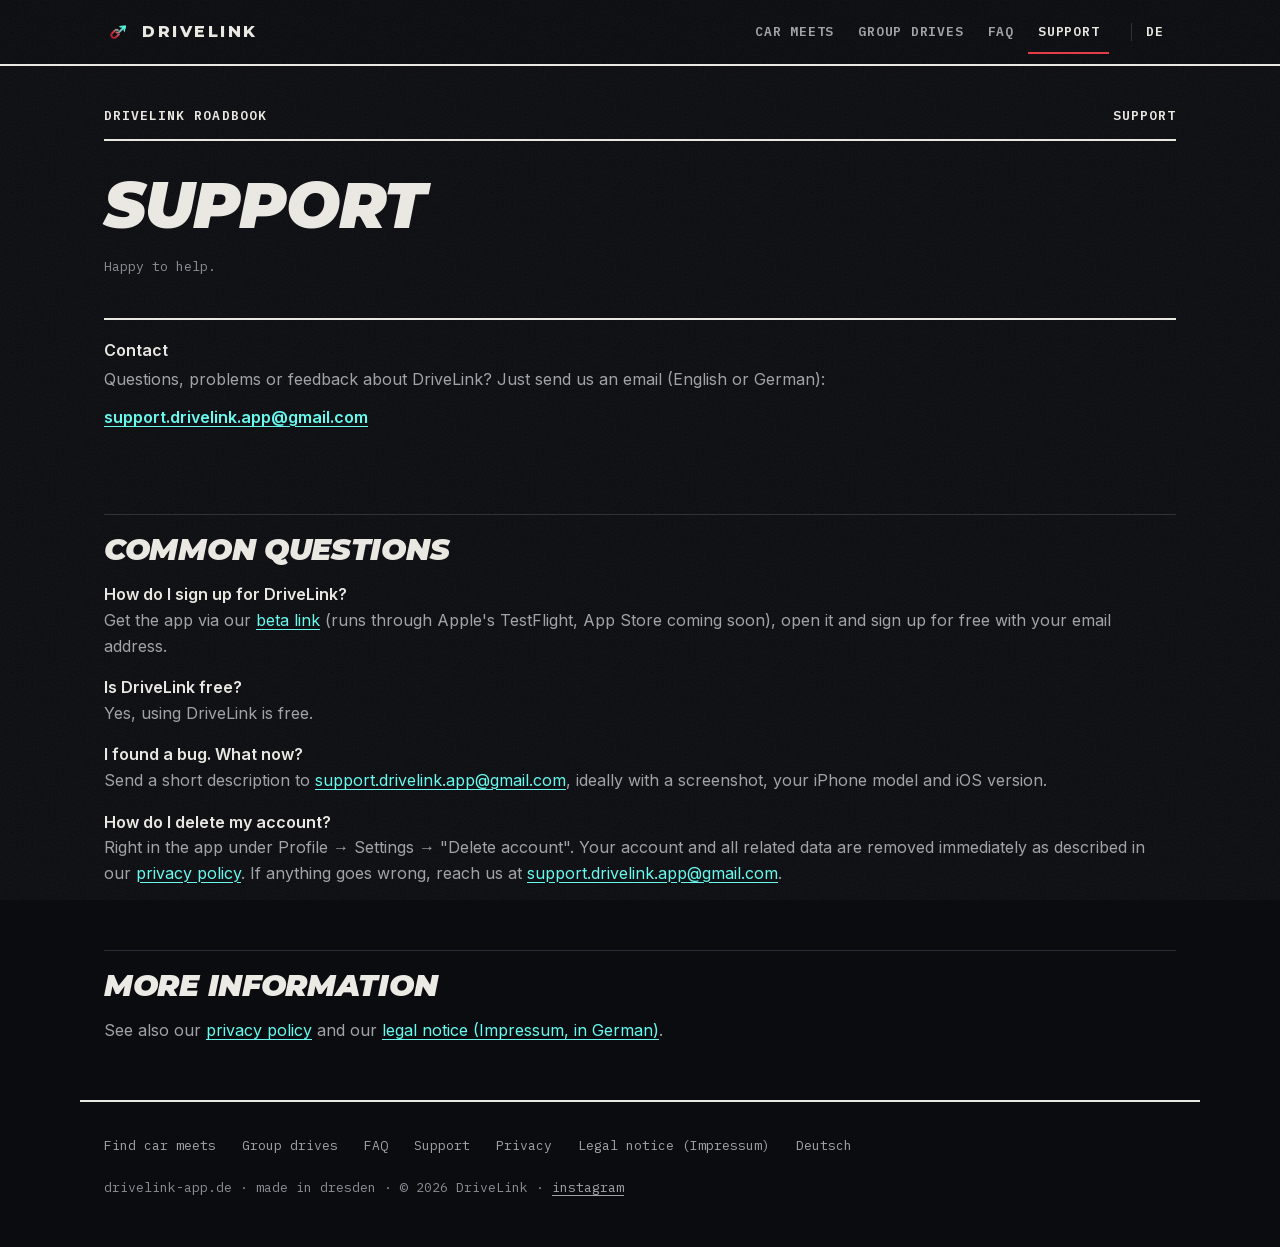
<file: en/support.html>
<!DOCTYPE html>
<html lang="en">
<head>
  <meta charset="UTF-8">
  <meta name="viewport" content="width=device-width, initial-scale=1.0">
  <title>Support – DriveLink</title>
  <meta name="description" content="Help and contact for DriveLink, the app for car meets and group drives: signing up, cost, reporting bugs, deleting your account.">
  <link rel="canonical" href="https://drivelink-app.de/en/support.html">
  <link rel="alternate" hreflang="de" href="https://drivelink-app.de/support.html">
  <link rel="alternate" hreflang="en" href="https://drivelink-app.de/en/support.html">
  <link rel="alternate" hreflang="x-default" href="https://drivelink-app.de/en/support.html">
  <link rel="icon" type="image/png" href="../assets/drivelink-logo-180.png">
  <link rel="apple-touch-icon" href="../assets/drivelink-logo-180.png">
  <link rel="stylesheet" href="../styles.css">
  <script>document.documentElement.classList.add('js');</script>
</head>
<body>

  <header class="site">
    <div class="wrap">
      <a href="./" class="brand">
        <img src="../assets/drivelink-logo-180.png" alt="" width="28" height="28">
        DriveLink
      </a>
      <nav class="site" aria-label="Main menu">
        <a href="car-meets.html">Car meets</a>
        <a href="group-drives.html">Group drives</a>
        <a href="faq.html">FAQ</a>
        <a href="support.html" aria-current="page">Support</a>
        <a class="lang" href="../support.html" hreflang="de" lang="de" title="Deutsche Version">DE</a>
      </nav>
    </div>
  </header>

  <main class="page wrap">
    <div class="page-eyebrow"><span>DriveLink Roadbook</span><span>Support</span></div>
    <h1>Support</h1>
    <p class="updated">Happy to help.</p>

    <div class="contact-box">
      <p style="margin:0 0 4px; color: var(--line); font-weight:600;">Contact</p>
      <p style="margin:0;">Questions, problems or feedback about DriveLink? Just send us an email (English or German):</p>
      <p style="margin-top:12px;"><a href="mailto:support.drivelink.app@gmail.com">support.drivelink.app@gmail.com</a></p>
    </div>

    <h2>Common questions</h2>

    <p><strong>How do I sign up for DriveLink?</strong><br>
    Get the app via our <a href="https://testflight.apple.com/join/Xghwh1vr">beta link</a> (runs through Apple's TestFlight, App Store coming soon), open it and sign up for free with your email address.</p>

    <p><strong>Is DriveLink free?</strong><br>
    Yes, using DriveLink is free.</p>

    <p><strong>I found a bug. What now?</strong><br>
    Send a short description to <a href="mailto:support.drivelink.app@gmail.com">support.drivelink.app@gmail.com</a>, ideally with a screenshot, your iPhone model and iOS version.</p>

    <p><strong>How do I delete my account?</strong><br>
    Right in the app under Profile → Settings → "Delete account". Your account and all related data are removed immediately as described in our <a href="privacy.html">privacy policy</a>. If anything goes wrong, reach us at <a href="mailto:support.drivelink.app@gmail.com">support.drivelink.app@gmail.com</a>.</p>

    <h2>More information</h2>
    <p>See also our <a href="privacy.html">privacy policy</a> and our <a href="../impressum.html" hreflang="de">legal notice (Impressum, in German)</a>.</p>
  </main>

  <footer class="site">
    <div class="wrap">
      <div class="links">
        <a href="car-meets.html">Find car meets</a>
        <a href="group-drives.html">Group drives</a>
        <a href="faq.html">FAQ</a>
        <a href="support.html">Support</a>
        <a href="privacy.html">Privacy</a>
        <a href="../impressum.html" hreflang="de">Legal notice (Impressum)</a>
        <a href="../support.html" hreflang="de" lang="de">Deutsch</a>
      </div>
      <p class="copy">drivelink-app.de · made in dresden · © 2026 DriveLink · <a href="https://www.instagram.com/drivelink.app/">instagram</a></p>
    </div>
  </footer>

  <script src="../script.js"></script>
</body>
</html>
</file>
<file: styles.css>
/* ============================================================
   DriveLink Website – Stil "Night Roadbook"
   Gleiche Handschrift wie die Instagram-Posts (marketing/instagram):
   rote Kursiv-Versalien, leuchtende Teal-Routenlinie, Schreibmaschinen-
   Schrift für Kopf/Fuß, Haarlinien statt Karten, leichte Körnung.
   Farbregel wie in der App: Rot = Aktion, Teal = Strecke/Ort.
   ============================================================ */

@font-face { font-family: 'Montserrat'; font-style: normal; font-weight: 800; font-display: swap; src: url(assets/fonts/montserrat-800.woff2) format('woff2'); }
@font-face { font-family: 'Montserrat'; font-style: italic; font-weight: 900; font-display: swap; src: url(assets/fonts/montserrat-900i.woff2) format('woff2'); }
@font-face { font-family: 'Inter'; font-style: normal; font-weight: 400 600; font-display: swap; src: url(assets/fonts/inter-var.woff2) format('woff2'); }
@font-face { font-family: 'Plex Mono'; font-style: normal; font-weight: 400; font-display: swap; src: url(assets/fonts/plexmono-400.woff2) format('woff2'); }
@font-face { font-family: 'Plex Mono'; font-style: normal; font-weight: 600; font-display: swap; src: url(assets/fonts/plexmono-600.woff2) format('woff2'); }

:root {
  --dark: #0B0C10;
  --slate: #15181F;
  --border: #2A2F38;
  --line: #ECEAE4;          /* Papierweiß – Linien & Haupttext */
  --soft: #A1A3A9;          /* 7.6:1 auf --dark */
  --muted: #8B8E95;         /* 5.9:1 auf --dark */
  --red: #E63946;
  --red-2: #C1121F;
  --teal: #45A29E;
  --teal-glow: #66FCF1;     /* nur Routenlinie & Akzentzeile */

  --display: 'Montserrat', 'Arial Black', sans-serif;
  --text: 'Inter', -apple-system, BlinkMacSystemFont, 'Segoe UI', Roboto, sans-serif;
  --mono: 'Plex Mono', ui-monospace, Menlo, Consolas, monospace;
}

* { box-sizing: border-box; }
html { scroll-behavior: smooth; }

body {
  margin: 0;
  background: var(--dark);
  color: var(--line);
  font-family: var(--text);
  font-size: 16px;
  line-height: 1.6;
  overflow-x: hidden;
  -webkit-font-smoothing: antialiased;
}

/* Körnung wie auf den Posts – feste Ebene, fängt keine Klicks ab */
body::after {
  content: '';
  position: fixed;
  inset: 0;
  pointer-events: none;
  z-index: 100;
  opacity: 0.07;
  background-image: url("data:image/svg+xml,%3Csvg xmlns='http://www.w3.org/2000/svg' width='160' height='160'%3E%3Cfilter id='n'%3E%3CfeTurbulence type='fractalNoise' baseFrequency='0.9' numOctaves='2' stitchTiles='stitch'/%3E%3C/filter%3E%3Crect width='100%25' height='100%25' filter='url(%23n)'/%3E%3C/svg%3E");
}

a { color: var(--teal-glow); text-decoration: underline; text-decoration-thickness: 1px; text-underline-offset: 3px; }
a:hover { color: var(--line); }

.wrap {
  max-width: 1120px;
  margin: 0 auto;
  padding: 0 24px;
  position: relative;
}

.mono { font-family: var(--mono); }

/* ── Kopfzeile ─────────────────────────────────────────── */

header.site {
  position: sticky;
  top: 0;
  z-index: 50;
  background: rgba(11, 12, 16, 0.86);
  backdrop-filter: blur(12px);
  -webkit-backdrop-filter: blur(12px);
  border-bottom: 2px solid var(--line);
}

header.site .wrap {
  display: flex;
  align-items: center;
  justify-content: space-between;
  flex-wrap: wrap;
  gap: 8px 24px;
  min-height: 64px;
  padding-top: 8px;
  padding-bottom: 8px;
}

.brand {
  display: flex;
  align-items: center;
  gap: 10px;
  min-height: 44px;
  font-family: var(--display);
  font-weight: 800;
  font-size: 16px;
  letter-spacing: 0.16em;
  text-transform: uppercase;
  color: var(--line);
  text-decoration: none;
}
.brand:hover { color: var(--line); }
.brand img { width: 28px; height: 28px; border-radius: 7px; }

nav.site { display: flex; flex-wrap: wrap; gap: 0 4px; }
nav.site a {
  display: inline-flex;
  align-items: center;
  min-height: 44px;
  padding: 0 10px;
  font-family: var(--mono);
  font-size: 13px;
  font-weight: 600;
  letter-spacing: 0.06em;
  text-transform: uppercase;
  color: var(--soft);
  text-decoration: none;
}
nav.site a:hover, nav.site a[aria-current="page"] { color: var(--line); }
nav.site a[aria-current="page"] { box-shadow: inset 0 -2px 0 var(--red); }
/* Sprachumschalter DE/EN */
nav.site a.lang { margin-left: 6px; padding: 0 12px; color: var(--line); }
nav.site a.lang::before { content: ''; display: inline-block; width: 1px; height: 18px; background: var(--border); margin-right: 14px; }

@media (max-width: 620px) {
  /* zweizeilig zu hoch zum Mitlaufen – scrollt mobil mit weg */
  header.site { position: relative; }
  header.site .wrap { justify-content: center; }
  nav.site { justify-content: center; }
  nav.site a { padding: 0 8px; font-size: 12px; }
  /* DE/EN oben rechts neben das Logo, damit die Kopfzeile zweizeilig bleibt */
  nav.site a.lang { position: absolute; top: 8px; right: 12px; margin: 0; }
  nav.site a.lang::before { display: none; }
}

/* ── Roadbook-Leiste (Mono-Zeile mit Linie) ─────────────── */

.rb-bar {
  display: flex;
  justify-content: space-between;
  gap: 16px;
  padding-bottom: 12px;
  border-bottom: 2px solid var(--line);
  font-family: var(--mono);
  font-weight: 600;
  font-size: 13px;
  letter-spacing: 0.08em;
  text-transform: uppercase;
  color: var(--line);
}
.rb-bar span:last-child { text-align: right; }

/* ── Große Kursiv-Versalien ────────────────────────────── */

.mega {
  font-family: var(--display);
  font-style: italic;
  font-weight: 900;
  text-transform: uppercase;
  line-height: 0.98;
  letter-spacing: -0.02em;
  margin: 0;
}
.mega .l { display: block; }
.c-red { color: var(--red); }
.c-line { color: var(--line); }
.c-teal { color: var(--teal-glow); }

.kicker-line {
  font-family: var(--mono);
  color: var(--soft);
  font-size: 15px;
  letter-spacing: 0.02em;
}

/* ── Knöpfe ────────────────────────────────────────────── */

.cta-row { display: flex; gap: 12px; flex-wrap: wrap; }

.btn {
  display: inline-flex;
  align-items: center;
  gap: 10px;
  min-height: 48px;
  padding: 12px 22px;
  border-radius: 6px;
  font-family: var(--mono);
  font-weight: 600;
  font-size: 14px;
  letter-spacing: 0.06em;
  text-transform: uppercase;
  text-decoration: none;
  transition: transform 0.18s ease, background 0.18s ease, color 0.18s ease, border-color 0.18s ease;
}
.btn .arr { transition: transform 0.18s ease; }
.btn:hover .arr { transform: translateX(4px); }
.btn:hover { transform: translateY(-1px); }

.btn-primary { background: var(--red); color: #fff; border: 2px solid var(--red); }
.btn-primary:hover { background: var(--red-2); border-color: var(--red-2); color: #fff; }
.btn-secondary { background: transparent; color: var(--line); border: 2px solid var(--border); }
.btn-secondary:hover { border-color: var(--line); color: var(--line); }

/* ── Hero ──────────────────────────────────────────────── */

.hero { position: relative; padding: 40px 0 64px; overflow: hidden; }
.hero .rb-bar { margin-bottom: 36px; }
.hero h1 { font-size: clamp(40px, 7.6vw, 92px); }

.hero-grid {
  display: grid;
  grid-template-columns: 1fr 1fr;
  gap: 32px;
  margin-top: 28px;
  align-items: start;
}

.hero .kicker-line { margin: 0 0 20px; }
.hero .lead {
  font-size: 18px;
  color: var(--soft);
  max-width: 470px;
  margin: 0 0 28px;
}
.hero .lead strong { color: var(--line); font-weight: 600; }
.hero .fine {
  margin: 18px 0 0;
  font-family: var(--mono);
  font-size: 13px;
  color: var(--muted);
}

.hero-visual { position: relative; min-height: 520px; }

/* Leuchtende Routenlinie quer durch den Hero */
.route-svg {
  position: absolute;
  left: -4%;
  bottom: 18px;
  width: 108%;
  height: 300px;
  z-index: 0;
  pointer-events: none;
  overflow: visible;
}
.route-svg .glow { filter: drop-shadow(0 0 6px rgba(102, 252, 241, 0.75)) drop-shadow(0 0 18px rgba(69, 162, 158, 0.55)); }

.hero .wrap > *:not(.route-svg) { position: relative; z-index: 1; }

/* Telefone */
.phone {
  position: absolute;
  width: 238px;
  border-radius: 40px;
  overflow: hidden;
  background: #000;
  border: 7px solid #17191f;
  box-shadow: 0 30px 70px rgba(0, 0, 0, 0.6), 0 0 0 1px rgba(255, 255, 255, 0.07);
}
.phone img { display: block; width: 100%; height: auto; }

.hero .phone-a { top: 0; left: 6%; transform: rotate(-7deg); z-index: 1; }
.hero .phone-b { top: 44px; left: 44%; transform: rotate(5deg); z-index: 2; }


/* Sprungziele nicht unter der festen Kopfzeile verstecken */
section[id], h2[id] { scroll-margin-top: 96px; }

@media (max-width: 900px) {
  .hero-grid { grid-template-columns: 1fr; }
  .hero-visual { min-height: 470px; max-width: 460px; width: 100%; margin: 0 auto; }
  .hero .phone { width: 200px; }
  .hero .phone-a { left: 2%; }
  .hero .phone-b { left: 46%; }
  .route-svg { height: 220px; bottom: 0; }
}
@media (max-width: 460px) {
  .hero-visual { min-height: 400px; }
  .hero .phone { width: 168px; border-radius: 32px; border-width: 6px; }
  .hero .phone-b { left: 44%; top: 36px; }
  .rb-bar { font-size: 11px; }
}

/* ── Laufband ──────────────────────────────────────────── */

.ticker {
  border-top: 2px solid var(--line);
  border-bottom: 2px solid var(--line);
  overflow: hidden;
  white-space: nowrap;
  padding: 14px 0;
}
.ticker-track {
  display: inline-flex;
  animation: ticker 38s linear infinite;
}
.ticker-track span {
  font-family: var(--display);
  font-style: italic;
  font-weight: 900;
  font-size: 26px;
  text-transform: uppercase;
  letter-spacing: -0.01em;
  padding-right: 28px;
  color: var(--line);
}
.ticker-track span.dot { color: var(--red); }
.ticker-track span.alt { color: transparent; -webkit-text-stroke: 1.2px var(--line); }
@keyframes ticker { from { transform: translateX(0); } to { transform: translateX(-50%); } }

/* ── Kennzahlen ────────────────────────────────────────── */

.specs {
  display: grid;
  grid-template-columns: repeat(4, 1fr);
  margin: 72px 0 0;
  border-top: 2px solid var(--line);
}
.spec {
  padding: 22px 20px 6px 0;
  border-right: 1px solid var(--border);
}
.spec + .spec { padding-left: 20px; }
.spec:last-child { border-right: 0; }
.spec .num {
  display: block;
  font-family: var(--display);
  font-style: italic;
  font-weight: 900;
  font-size: clamp(44px, 6vw, 72px);
  line-height: 1;
  color: var(--line);
}
.spec .num small { font-size: 0.45em; color: var(--red); margin-left: 4px; }
.spec .lbl {
  display: block;
  margin-top: 10px;
  font-family: var(--mono);
  font-size: 13px;
  color: var(--soft);
}

@media (max-width: 760px) {
  .specs { grid-template-columns: 1fr 1fr; }
  .spec { padding: 20px 14px 16px 0; border-bottom: 1px solid var(--border); }
  .spec + .spec { padding-left: 0; }
  .spec:nth-child(2n) { border-right: 0; padding-left: 14px; }
}

/* ── Etappen (Feature-Abschnitte) ──────────────────────── */

.stages { margin-top: 96px; }
.stages > .rb-bar { margin-bottom: 8px; }

.stage {
  display: grid;
  grid-template-columns: 1.1fr 0.9fr;
  gap: 40px;
  align-items: center;
  padding: 56px 0;
  border-bottom: 1px solid var(--border);
}
.stage.flip .stage-copy { order: 2; }
.stage-no {
  display: block;
  font-family: var(--display);
  font-weight: 800;
  font-size: clamp(72px, 10vw, 128px);
  line-height: 0.9;
  color: var(--red);
  letter-spacing: -0.04em;
}
.stage h2 {
  font-family: var(--display);
  font-style: italic;
  font-weight: 900;
  text-transform: uppercase;
  font-size: clamp(30px, 4.2vw, 50px);
  line-height: 1;
  letter-spacing: -0.02em;
  margin: 14px 0 12px;
}
.stage .meta {
  font-family: var(--mono);
  font-size: 14px;
  font-weight: 600;
  letter-spacing: 0.06em;
  text-transform: uppercase;
  color: var(--teal);
  margin: 0 0 16px;
}
.stage p { color: var(--soft); font-size: 17px; max-width: 480px; margin: 0 0 14px; }
.stage .more { display: inline-flex; align-items: center; min-height: 44px; font-family: var(--mono); font-size: 14px; }

.stage-shot { display: flex; justify-content: center; }
.stage-shot .phone { position: relative; width: 260px; }

@media (max-width: 820px) {
  .stage { grid-template-columns: 1fr; gap: 28px; padding: 44px 0; }
  .stage.flip .stage-copy { order: 0; }
  .stage-shot .phone { width: 230px; }
}

/* ── Abschluss-Band ────────────────────────────────────── */

.finale {
  position: relative;
  margin: 96px 0 72px;
  padding: 48px 0 8px;
  border-top: 2px solid var(--line);
}
.finale h2 { font-size: clamp(36px, 6.4vw, 80px); margin-bottom: 28px; }
.finale p { color: var(--soft); max-width: 520px; margin: 0 0 28px; }

/* ── Fußzeile ──────────────────────────────────────────── */

footer.site { padding: 0 0 48px; }
footer.site .wrap { border-top: 2px solid var(--line); padding-top: 22px; }
footer.site .links {
  display: flex;
  flex-wrap: wrap;
  gap: 0 6px;
  margin: 0 -10px;
}
footer.site .links a {
  display: inline-flex;
  align-items: center;
  min-height: 44px;
  padding: 0 10px;
  font-family: var(--mono);
  font-size: 13px;
  color: var(--soft);
  text-decoration: none;
}
footer.site .links a:hover { color: var(--line); }
footer.site .copy {
  margin: 10px 0 0;
  font-family: var(--mono);
  font-size: 13px;
  color: var(--muted);
}
footer.site .copy a { color: var(--soft); }

/* ── Inhaltsseiten (Themen, FAQ, Support, Recht) ────────── */

main.page {
  /* Seitlicher Abstand explizit: "main.page" ist spezifischer als ".wrap"
     und hat dessen 24px sonst auf 0 gesetzt (Text klebte mobil am Rand). */
  padding: 40px 24px 40px;
  position: relative;
  z-index: 1;
}

main.page .page-eyebrow {
  display: flex;
  justify-content: space-between;
  gap: 16px;
  padding-bottom: 12px;
  margin-bottom: 32px;
  border-bottom: 2px solid var(--line);
  font-family: var(--mono);
  font-weight: 600;
  font-size: 13px;
  letter-spacing: 0.08em;
  text-transform: uppercase;
}

main.page h1 {
  font-family: var(--display);
  font-style: italic;
  font-weight: 900;
  text-transform: uppercase;
  font-size: clamp(34px, 5.6vw, 64px);
  line-height: 1;
  letter-spacing: -0.02em;
  margin: 0 0 20px;
  /* Lange Wörter ("Datenschutzerklärung") mobil umbrechen statt überlaufen */
  hyphens: auto;
  -webkit-hyphens: auto;
  overflow-wrap: anywhere;
}

main.page .updated { color: var(--muted); font-family: var(--mono); font-size: 13px; margin-bottom: 40px; }

main.page h2 {
  font-family: var(--display);
  font-style: italic;
  font-weight: 900;
  text-transform: uppercase;
  font-size: clamp(22px, 3vw, 30px);
  line-height: 1.1;
  letter-spacing: -0.01em;
  margin: 64px 0 16px;
  padding-top: 18px;
  border-top: 1px solid var(--border);
  color: var(--line);
  hyphens: auto;
  -webkit-hyphens: auto;
  overflow-wrap: anywhere;
}

main.page h3 { font-family: var(--display); font-weight: 800; font-size: 17px; margin: 0 0 6px; }
main.page p, main.page li { color: var(--soft); font-size: 16px; }
main.page strong { color: var(--line); }
main.page ul { padding-left: 20px; }
main.page .lead { font-size: 19px; color: var(--soft); max-width: 680px; margin: 0 0 30px; }

.page-hero {
  display: grid;
  grid-template-columns: 1.3fr 0.7fr;
  gap: 40px;
  align-items: start;
}
.page-hero .phone { position: relative; width: 250px; margin: 0 auto; transform: rotate(3deg); }
@media (max-width: 820px) {
  .page-hero { grid-template-columns: 1fr; }
  .page-hero .phone { width: 220px; }
}

/* Themen-Raster: Haarlinien statt Kästen */
.topic-grid {
  display: grid;
  grid-template-columns: repeat(auto-fit, minmax(240px, 1fr));
  gap: 0 32px;
  margin: 8px 0 0;
}
.topic-card { padding: 18px 0 8px; border-top: 2px solid var(--line); }
.topic-card h3 { color: var(--line); }
main.page .topic-card p { margin: 0 0 14px; font-size: 15px; }

/* Nummerierte Schritte */
ol.steps { counter-reset: step; list-style: none; padding: 0; margin: 12px 0 0; }
ol.steps li {
  counter-increment: step;
  position: relative;
  padding: 16px 0 16px 72px;
  border-bottom: 1px solid var(--border);
  min-height: 72px;
}
ol.steps li::before {
  content: counter(step, decimal-leading-zero);
  position: absolute;
  left: 0; top: 12px;
  font-family: var(--display);
  font-weight: 800;
  font-size: 38px;
  line-height: 1;
  color: var(--red);
  letter-spacing: -0.03em;
}

/* Roadbook-Grafik START → STOP → FINISH */
.roadbook { position: relative; margin: 24px 0 8px; }
.roadbook svg.rb-line { display: block; width: 100%; height: 150px; overflow: visible; }
.roadbook svg.rb-line .glow { filter: drop-shadow(0 0 5px rgba(102, 252, 241, 0.7)); }
.rb-points { display: grid; grid-template-columns: repeat(3, 1fr); gap: 20px; margin-top: 10px; }
.rb-point { display: flex; gap: 14px; align-items: flex-start; }
.rb-point svg { flex-shrink: 0; color: var(--line); }
.rb-point .tag { display: block; font-family: var(--mono); font-weight: 600; font-size: 13px; letter-spacing: 0.08em; color: var(--line); }
.rb-point .tag.stop { color: var(--red); }
.rb-point strong { display: block; font-family: var(--display); font-weight: 800; font-size: 17px; color: var(--line); }
.rb-point small { display: block; font-family: var(--mono); font-size: 13px; color: var(--soft); margin-top: 2px; }
@media (max-width: 700px) { .rb-points { grid-template-columns: 1fr; } }

/* Vergleichstabelle */
.compare-scroll { overflow-x: auto; -webkit-overflow-scrolling: touch; }
.compare { width: 100%; border-collapse: collapse; margin-top: 12px; font-size: 15px; }
.compare th, .compare td { text-align: left; padding: 14px 14px 14px 0; border-bottom: 1px solid var(--border); vertical-align: top; }
.compare thead th {
  font-family: var(--mono);
  font-size: 12px;
  font-weight: 600;
  letter-spacing: 0.08em;
  text-transform: uppercase;
  color: var(--soft);
  border-bottom: 2px solid var(--line);
}
.compare thead th:last-child { color: var(--teal-glow); }
.compare td { color: var(--soft); }
.compare td:first-child { color: var(--line); font-weight: 600; }
.compare td:last-child { color: var(--line); }

/* FAQ */
.faq details { border-bottom: 1px solid var(--border); }
.faq h2 + details { border-top: 2px solid var(--line); }
.faq summary {
  cursor: pointer;
  list-style: none;
  position: relative;
  min-height: 56px;
  padding: 16px 44px 16px 0;
  font-family: var(--display);
  font-weight: 800;
  font-size: 18px;
  color: var(--line);
}
.faq summary::-webkit-details-marker { display: none; }
.faq summary::after {
  content: '+';
  position: absolute;
  right: 4px; top: 50%;
  transform: translateY(-50%);
  font-family: var(--mono);
  font-size: 22px;
  color: var(--red);
  transition: transform 0.2s ease;
}
.faq details[open] summary::after { transform: translateY(-50%) rotate(45deg); }
.faq details > div { padding: 0 0 18px; max-width: 760px; }
.faq details > div p { margin: 0 0 10px; }
main.page.faq h2 { margin-bottom: 0; border-top: 0; padding-top: 0; }



/* Abschluss auf Inhaltsseiten */
main.page .cta-band { margin-top: 80px; padding-top: 36px; border-top: 2px solid var(--line); }
main.page .cta-band h2 { margin: 0 0 12px; padding: 0; border: 0; font-size: clamp(30px, 5vw, 56px); }
main.page .cta-band p { margin: 0 0 22px; }

.related { display: flex; flex-wrap: wrap; gap: 12px; margin-top: 16px; }

main.page a.btn { text-decoration: none; }
main.page a.btn-primary { color: #fff; }
main.page a.btn-secondary { color: var(--line); }

.contact-box { border-top: 2px solid var(--line); padding: 18px 0 4px; margin-top: 16px; }
.contact-box a { font-weight: 600; }

/* ── Animationen ───────────────────────────────────────── */
/* Nur wenn JS läuft (html.js) – ohne JS ist alles sofort sichtbar. */

.js .reveal { opacity: 0; transform: translateY(28px); transition: opacity 0.7s ease, transform 0.7s cubic-bezier(.2,.7,.2,1); }
.js .reveal.in { opacity: 1; transform: none; }
.js .reveal.d1 { transition-delay: 0.08s; }
.js .reveal.d2 { transition-delay: 0.16s; }

/* Headline: Zeilen fahren nacheinander ein */
.js .mega.anim .l { opacity: 0; transform: translateX(-40px) skewX(-8deg); animation: lineIn 0.7s cubic-bezier(.2,.8,.2,1) forwards; }
.js .mega.anim .l:nth-child(2) { animation-delay: 0.14s; }
.js .mega.anim .l:nth-child(3) { animation-delay: 0.28s; }
@keyframes lineIn { to { opacity: 1; transform: none; } }

/* Routenlinie zeichnet sich (pathLength="1") */
.js .draw { stroke-dasharray: 1; stroke-dashoffset: 1; }
.js .draw.in { animation: draw 2.2s cubic-bezier(.45,.05,.2,1) forwards; }
@keyframes draw { to { stroke-dashoffset: 0; } }
.draw-end { transform-box: fill-box; transform-origin: center; }
.js .draw-end { opacity: 0; }
.js .draw-end.in { animation: pop 0.35s ease forwards; animation-delay: 1.9s; }
@keyframes pop { from { opacity: 0; transform: scale(0.4); } to { opacity: 1; transform: none; } }


/* Telefone schweben leicht (translate statt transform – das hält schon die Drehung) */
.float-a { animation: floatA 7s ease-in-out infinite; }
.float-b { animation: floatB 8s ease-in-out infinite; }
@keyframes floatA { 0%,100% { translate: 0 0; } 50% { translate: 0 -10px; } }
@keyframes floatB { 0%,100% { translate: 0 0; } 50% { translate: 0 8px; } }

@media (prefers-reduced-motion: reduce) {
  html { scroll-behavior: auto; }
  .ticker-track, .float-a, .float-b { animation: none !important; }
  .js .reveal, .js .mega.anim .l, .js .draw-end { opacity: 1 !important; transform: none !important; animation: none !important; transition: none !important; }
  .js .draw { stroke-dashoffset: 0 !important; animation: none !important; }
}

/* ── Ausfahrten-Seite: Route, Kolonne, Ghost Zone, Vergleich, 12-h-Ring ── */

/* A: Route fährt mit – Handy bleibt stehen, Ring springt von Stopp zu Stopp */
.route-tour { display: grid; grid-template-columns: minmax(0, 1fr) 280px; gap: 48px; margin-top: 8px; }
.route-tour .stick { position: sticky; top: 90px; align-self: start; }
.route-tour .phone { position: relative; width: 280px; }
.ping { position: absolute; width: 34px; height: 34px; margin: -17px 0 0 -17px; border-radius: 50%; border: 3px solid var(--teal-glow); box-shadow: 0 0 14px rgba(102, 252, 241, 0.8); transition: left 0.7s cubic-bezier(.3,.8,.3,1), top 0.7s cubic-bezier(.3,.8,.3,1), opacity 0.4s; }
.ping::after { content: ''; position: absolute; inset: -3px; border-radius: 50%; border: 2px solid var(--teal-glow); animation: ping 1.6s ease-out infinite; }
@keyframes ping { from { transform: scale(1); opacity: 0.9; } to { transform: scale(2.4); opacity: 0; } }
.odo { display: flex; gap: 28px; margin-top: 20px; font-family: var(--display); font-style: italic; font-weight: 900; font-size: 40px; line-height: 1; }
.odo small { display: block; margin-top: 6px; font-family: var(--mono); font-style: normal; font-weight: 400; font-size: 13px; color: var(--soft); }
.stops { list-style: none; padding: 0; margin: 8px 0 0; position: relative; }
.stops::before { content: ''; position: absolute; left: 13px; top: 10px; bottom: 10px; width: 2px; background: var(--border); }
.js .stops li { opacity: 0.35; }
.stops li { position: relative; min-height: 34vh; padding: 0 0 0 48px; transition: opacity 0.4s; }
.stops li:last-child { min-height: 0; }
.js .stops li.on { opacity: 1; }
.stops li::before { content: ''; position: absolute; left: 4px; top: 4px; width: 20px; height: 20px; border-radius: 50%; border: 3px solid var(--line); background: var(--dark); }
.stops li.on::before { border-color: var(--teal-glow); box-shadow: 0 0 10px rgba(102, 252, 241, 0.7); }
.stops .tg { font-family: var(--mono); font-weight: 600; font-size: 13px; letter-spacing: 0.08em; color: var(--teal); }
.stops strong { display: block; font-family: var(--display); font-weight: 800; font-size: 24px; color: var(--line); }
main.page .stops p { margin: 4px 0 0; font-family: var(--mono); font-size: 13px; }

/* B + C: Karten-Bühnen */
.stage-box { position: relative; border: 1px solid var(--border); border-radius: 14px; overflow: hidden; background: #0d0f14; margin-top: 12px; }
.stage-box svg { display: block; width: 100%; height: auto; }
.banner { position: absolute; left: 16px; right: 16px; top: 16px; max-width: 420px; padding: 12px 16px; border-radius: 10px; background: #1a1d24; border: 1px solid var(--border); font-family: var(--mono); font-size: 13px; color: var(--line); transform: translateY(-140%); transition: transform 0.45s cubic-bezier(.3,1.3,.5,1); }
.banner.show { transform: none; }
.banner b { color: var(--red); }

/* D: Vorher/Nachher-Regler */
.ba { position: relative; width: min(100%, 560px); aspect-ratio: 560 / 520; margin: 16px auto 8px; border-radius: 14px; overflow: hidden; border: 1px solid var(--border); user-select: none; touch-action: pan-y; cursor: ew-resize; }
.ba .pane { position: absolute; inset: 0; display: flex; align-items: center; justify-content: center; }
.ba .left { background: #111317; }
.ba .right { background: #0d0f14; clip-path: inset(0 0 0 50%); }
.ba .lbl { position: absolute; top: 14px; font-family: var(--mono); font-size: 12px; font-weight: 600; letter-spacing: 0.08em; text-transform: uppercase; padding: 4px 10px; border: 1px solid var(--border); border-radius: 4px; background: rgba(11, 12, 16, 0.85); }
.ba .left .lbl { left: 14px; color: var(--soft); }
.ba .right .lbl { right: 14px; color: var(--teal-glow); }
.chat { width: 78%; display: flex; flex-direction: column; gap: 8px; font-size: 14px; }
.bub { max-width: 80%; padding: 8px 12px; border-radius: 14px; background: #23262d; color: #d6d8dd; }
.bub.me { align-self: flex-end; background: #2c3b33; }
.bub small { display: block; font-size: 11px; color: #a1a3a9; }
.ba .right .phone { position: relative; width: 40%; max-width: 210px; border-radius: 30px; }
.ba-handle { position: absolute; top: 0; bottom: 0; left: 50%; width: 44px; margin-left: -22px; display: flex; align-items: center; justify-content: center; }
.ba-handle::before { content: ''; position: absolute; top: 0; bottom: 0; left: 21px; width: 2px; background: var(--line); }
.ba-handle span { position: relative; width: 44px; height: 44px; border-radius: 50%; background: var(--red); color: #fff; display: flex; align-items: center; justify-content: center; font-family: var(--mono); font-size: 16px; }
.ba-handle:focus-visible span { outline: 2px solid var(--line); outline-offset: 3px; }

/* E: 12-h-Ring in der Kartenreihe */
.ring { position: relative; width: 120px; height: 120px; margin: 4px 0 12px; }
.ring svg { transform: rotate(-90deg); display: block; }
.ring .t { position: absolute; inset: 0; display: flex; flex-direction: column; align-items: center; justify-content: center; font-family: var(--display); font-style: italic; font-weight: 900; font-size: 24px; color: var(--line); }
.ring .t small { font-family: var(--mono); font-style: normal; font-weight: 400; font-size: 10.5px; color: var(--soft); margin-top: 2px; text-align: center; }

@media (max-width: 820px) {
  .route-tour { grid-template-columns: minmax(0, 1fr) 132px; gap: 16px; }
  .route-tour .phone { width: 132px; border-radius: 22px; border-width: 4px; }
  .route-tour .stick { top: 80px; }
  .ping { width: 20px; height: 20px; margin: -10px 0 0 -10px; border-width: 2px; }
  .odo { font-size: 24px; gap: 12px; flex-direction: column; }
  .stops li { min-height: 30vh; padding-left: 40px; }
  .stops strong { font-size: 18px; }
}
@media (max-width: 620px) { .route-tour .stick { top: 16px; } }
@media (prefers-reduced-motion: reduce) {
  .ping::after { animation: none; }
  .ping, .banner, .stops li { transition: none; }
}
@media (max-width: 620px) {
  .ba { aspect-ratio: 3 / 4; }
  .chat { width: 86%; font-size: 13px; gap: 6px; }
  .bub { padding: 6px 10px; }
  .ba .right .phone { width: 56%; }
  .ba .lbl { top: 10px; font-size: 11px; }
}

/* ── FAQ als Roadbook: Fragen sind Stopps auf einer leuchtenden Route ── */

.faq-hero { display: grid; grid-template-columns: minmax(0, 1fr) 260px; gap: 40px; align-items: end; }
.faq-hero h1.mega { font-size: clamp(38px, 9vw, 104px); margin: 0 0 18px; hyphens: manual; -webkit-hyphens: manual; overflow-wrap: normal; }
.faq-hero .phone { position: relative; width: 240px; transform: rotate(4deg); margin: 0 auto; }
.ticker.bleed { margin: 40px calc(50% - 50vw) 0; }

.leg { margin-top: 72px; }
.leg-head { display: flex; align-items: baseline; gap: 18px; padding-bottom: 12px; border-bottom: 2px solid var(--line); }
.leg-head .n { font-family: var(--mono); font-weight: 600; font-size: 13px; letter-spacing: 0.08em; color: var(--teal); text-transform: uppercase; white-space: nowrap; }
main.page .leg-head h2 { margin: 0; padding: 0; border: 0; font-size: clamp(26px, 4vw, 44px); line-height: 1; }

.qroute { position: relative; padding-left: 64px; }
.qroute .line { position: absolute; left: 21px; top: 0; bottom: 0; width: 6px; }
.qroute .line .base { position: absolute; left: 2px; top: 0; bottom: 0; width: 2px; background: var(--border); }
.qroute .line .fill { position: absolute; left: 1px; top: 0; width: 4px; height: 0; border-radius: 2px; background: var(--teal-glow); box-shadow: 0 0 10px rgba(102, 252, 241, 0.8), 0 0 22px rgba(69, 162, 158, 0.5); }

.qs { position: relative; border-bottom: 1px solid var(--border); }
.qs::before { content: ''; position: absolute; left: -53px; top: 26px; width: 20px; height: 20px; border-radius: 50%; border: 3px solid var(--border); background: var(--dark); transition: border-color 0.35s, box-shadow 0.35s, transform 0.35s; }
.qs.on::before { border-color: var(--teal-glow); box-shadow: 0 0 12px rgba(102, 252, 241, 0.75); transform: scale(1.15); }
.qs h3 { margin: 0; font-size: inherit; }
.qs button { all: unset; box-sizing: border-box; cursor: pointer; display: grid; grid-template-columns: 62px minmax(0, 1fr) 36px; align-items: center; width: 100%; min-height: 72px; padding: 14px 0; }
.qs button:focus-visible { outline: 2px solid var(--line); outline-offset: 4px; }
.qs .no { font-family: var(--display); font-weight: 800; font-size: 32px; line-height: 1; letter-spacing: -0.04em; color: var(--red); }
.qs .q { font-family: var(--display); font-weight: 800; font-size: 20px; line-height: 1.25; color: var(--line); }
.qs .pl { justify-self: end; width: 36px; height: 36px; border-radius: 50%; border: 1px solid var(--border); display: flex; align-items: center; justify-content: center; font-family: var(--mono); font-size: 20px; color: var(--red); transition: transform 0.35s, background 0.35s, border-color 0.35s, color 0.35s; }
.qs button:hover .pl { border-color: var(--line); }
.qs.open .pl { transform: rotate(45deg); background: var(--red); color: #fff; border-color: var(--red); }
.qs .body { display: grid; grid-template-rows: 0fr; transition: grid-template-rows 0.5s cubic-bezier(.3,.8,.3,1); }
.qs.open .body { grid-template-rows: 1fr; }
.qs .inner { overflow: hidden; }
.qs .row { display: grid; grid-template-columns: minmax(0, 1fr) 210px; gap: 32px; align-items: center; padding: 0 0 26px 62px; }
.qs .row.solo { grid-template-columns: minmax(0, 1fr); }
main.page .qs .row p { margin: 0 0 10px; font-size: 17px; }
.qs .vis { display: flex; justify-content: center; opacity: 0; transform: translateY(18px) scale(0.97); transition: opacity 0.5s 0.2s, transform 0.5s 0.2s; }
.qs.open .vis { opacity: 1; transform: none; }
.qs .vis .phone { position: relative; width: 150px; border-radius: 24px; border-width: 5px; }
.qs .vis .ring { margin: 0 auto; }
.big-num { font-family: var(--display); font-style: italic; font-weight: 900; font-size: 96px; line-height: 0.9; color: var(--line); }
.big-num small { font-size: 0.45em; color: var(--red); margin-left: 4px; }
.mini-map { width: 210px; border: 1px solid var(--border); border-radius: 12px; overflow: hidden; background: #0d0f14; }
.mini-map svg { display: block; width: 100%; height: auto; }

.finish { margin-top: 64px; padding: 30px 28px; border: 2px solid var(--line); border-radius: 6px; display: grid; grid-template-columns: minmax(0, 1fr) auto; gap: 24px; align-items: center; }
.finish .tag { font-family: var(--mono); font-weight: 600; font-size: 13px; letter-spacing: 0.08em; color: var(--teal); }
main.page .finish h2 { margin: 6px 0 8px; padding: 0; border: 0; font-size: clamp(26px, 4vw, 40px); line-height: 1; }
main.page .finish p { margin: 0; }

@media (max-width: 760px) {
  .faq-hero { grid-template-columns: 1fr; }
  .faq-hero .phone { width: 190px; }
  .qroute { padding-left: 40px; }
  .qroute .line { left: 9px; }
  .qs::before { left: -40px; top: 24px; width: 16px; height: 16px; }
  .qs button { grid-template-columns: 44px minmax(0, 1fr) 36px; }
  .qs .no { font-size: 24px; }
  .qs .q { font-size: 17px; }
  .qs .row { grid-template-columns: 1fr; gap: 18px; padding-left: 0; }
  .finish { grid-template-columns: 1fr; }
  .leg-head { flex-direction: column; gap: 4px; }
}
@media (prefers-reduced-motion: reduce) {
  .qs .body, .qs .vis, .qs .pl, .qs::before { transition: none; }
}

/* ── Autotreffen-Seite – nachgebaut nach EventsScreen.js / CreateEventScreen.js ──
   Maße und Farben aus dem App-Code: Event-Pin = abgerundete Kachel (48 pt,
   Radius 15, Rand 2,5 pt in Kategorie-Farbe) mit Spitze; Vorschau-Leiste =
   mapPanel mit Info (Rot) und Nav (Teal); Route = dunkler Rand + Teal. */

:root { --cat-meet: #45A29E; --cat-trackday: #E63946; --cat-drive: #F4A261; --cat-spontan: #FFD700; --app-slate: #1F2833; --app-border: #2E3A4A; --app-text: #E8EAED; --app-text2: #A1A7B1; --app-muted: #89919D; }
.ic { width: 1em; height: 1em; flex-shrink: 0; }

.meet-story { display: grid; grid-template-columns: minmax(0, 1fr) 380px; gap: 48px; margin-top: 8px; }
.meet-story .stick { position: sticky; top: 90px; align-self: start; }
.ms-steps { list-style: none; counter-reset: ms; padding: 0; margin: 0; }
.ms-steps li { counter-increment: ms; position: relative; min-height: 40vh; padding: 0 0 0 72px; transition: opacity 0.4s; }
.ms-steps li:last-child { min-height: 0; padding-bottom: 8px; }
.js .ms-steps li { opacity: 0.35; }
.js .ms-steps li.on { opacity: 1; }
.ms-steps li::before { content: counter(ms, decimal-leading-zero); position: absolute; left: 0; top: -4px; font-family: var(--display); font-weight: 800; font-size: 40px; line-height: 1; letter-spacing: -0.04em; color: var(--red); }
.ms-steps strong { display: block; font-family: var(--display); font-weight: 800; font-size: 24px; color: var(--line); margin-bottom: 6px; }

/* Bühne: echter Kartenausschnitt aus der App, darüber App-Elemente */
.mm { position: relative; width: 100%; aspect-ratio: 710 / 900; border-radius: 30px; overflow: hidden; border: 6px solid #17191f; background: #2a3a48; box-shadow: 0 30px 70px rgba(0, 0, 0, 0.55); font-family: var(--text); container-type: inline-size; }
.mm-map { position: absolute; inset: 0; width: 100%; height: 100%; object-fit: cover; }
.mm-route { position: absolute; inset: 0; width: 100%; height: 100%; }
.mm-route path { stroke-dasharray: 1; stroke-dashoffset: 1; transition: stroke-dashoffset 1.4s cubic-bezier(.45,.05,.2,1); }
.mm.s4 .mm-route path { stroke-dashoffset: 0; }

.mm-chips { position: absolute; left: 3.5%; right: 0; top: 3.5%; display: flex; align-items: center; gap: 1.8cqw; white-space: nowrap; }
.app-chip { display: inline-flex; align-items: center; gap: 1cqw; height: 8.4cqw; padding: 0 3.4cqw; border-radius: 999px; border: 1px solid var(--app-border); background: var(--app-slate); color: var(--app-text); font: 500 3.4cqw var(--text); box-shadow: 0 2px 6px rgba(0, 0, 0, 0.3); transition: background 0.3s, color 0.3s, border-color 0.3s; }
.app-chip .ic { font-size: 3.4cqw; }
.app-chip.on { background: var(--app-text); border-color: var(--app-text); color: #0B0C10; font-family: var(--display); font-weight: 800; }
.mm-chips .sep { width: 1px; height: 6cqw; background: var(--app-border); }

.ev-pin { position: absolute; transform: translate(-50%, -100%); display: flex; flex-direction: column; align-items: center; transition: opacity 0.35s, transform 0.35s; }
.ev-pin.hide { opacity: 0; transform: translate(-50%, -100%) scale(0.85); }
.ev-bub { width: 11.6cqw; height: 11.6cqw; border-radius: 3.6cqw; border: 0.6cqw solid; overflow: hidden; background: var(--app-slate); display: flex; align-items: center; justify-content: center; box-shadow: 0 4px 10px rgba(0, 0, 0, 0.35); color: #fff; }
.ev-bub img { width: 100%; height: 100%; object-fit: cover; display: block; }
.ev-bub .ic { font-size: 4.8cqw; }
.ev-tail { width: 0; height: 0; margin-top: -1px; border-left: 1.45cqw solid transparent; border-right: 1.45cqw solid transparent; border-top: 1.9cqw solid; }

.me-dot { position: absolute; width: 4.4cqw; height: 4.4cqw; margin: -2.2cqw 0 0 -2.2cqw; border-radius: 50%; background: #0A84FF; border: 0.9cqw solid #fff; box-shadow: 0 1px 4px rgba(0, 0, 0, 0.4); }
.me-dot::before { content: ''; position: absolute; inset: -6cqw; border-radius: 50%; background: rgba(10, 132, 255, 0.22); animation: appleHalo 2.2s ease-out infinite; }
@keyframes appleHalo { from { transform: scale(0.4); opacity: 1; } to { transform: scale(1); opacity: 0; } }

.mm-panel { position: absolute; left: 3.8%; right: 3.8%; bottom: 3.5%; display: flex; align-items: center; padding: 2.4cqw 2.9cqw; border-radius: 4.8cqw; background: var(--app-slate); border: 1px solid var(--app-border); box-shadow: 0 10px 28px rgba(0, 0, 0, 0.45); transform: translateY(140%); transition: transform 0.45s cubic-bezier(.2,.9,.3,1); }
.mm.s3 .mm-panel { transform: none; }
.pp-pin { width: 10.6cqw; height: 10.6cqw; border-radius: 50%; overflow: hidden; background: var(--red); flex-shrink: 0; }
.pp-pin img { width: 100%; height: 100%; object-fit: cover; }
.pp-txt { flex: 1; min-width: 0; margin-left: 2.4cqw; }
.pp-txt b { display: block; font: 800 3.7cqw var(--display); color: var(--app-text); white-space: nowrap; overflow: hidden; text-overflow: ellipsis; }
.pp-txt span { display: block; font: 400 2.9cqw var(--text); color: var(--app-text2); margin-top: 0.4cqw; white-space: nowrap; }
.pp-btn { width: 10.6cqw; height: 10.6cqw; border-radius: 3.4cqw; margin-left: 1.5cqw; display: flex; flex-direction: column; align-items: center; justify-content: center; color: #fff; font: 800 2.4cqw var(--display); transition: transform 0.15s; }
.pp-btn .ic { font-size: 3.9cqw; margin-bottom: 0.3cqw; }
.pp-btn.red { background: var(--red); }
.pp-btn.teal { background: var(--teal); }
.pp-btn.press { transform: scale(0.9); }
.pp-x { margin-left: 1cqw; color: var(--app-text2); font-size: 4.3cqw; display: flex; }
.mm-dots { display: flex; justify-content: center; gap: 8px; margin-top: 14px; }
.mm-dots i { width: 8px; height: 8px; border-radius: 50%; background: var(--border); transition: background 0.3s, transform 0.3s; }
.mm-dots i.on { background: var(--teal-glow); transform: scale(1.3); }

/* Event erstellen – nachgebaut nach CreateEventScreen (Schritt 1, 2, veröffentlicht) */
.maker { display: grid; grid-template-columns: minmax(0, 1fr) 380px; gap: 48px; align-items: center; }
.ce { position: relative; width: 100%; aspect-ratio: 380 / 640; border-radius: 30px; border: 6px solid #17191f; background: #0B0C10; overflow: hidden; container-type: inline-size; font-family: var(--text); color: var(--app-text); box-shadow: 0 30px 70px rgba(0, 0, 0, 0.55); }
.ce-head { display: flex; align-items: center; gap: 3cqw; padding: 4.5cqw 4.5cqw 3cqw; border-bottom: 0.5px solid var(--app-border); }
.ce-back { width: 9.5cqw; height: 9.5cqw; border-radius: 50%; background: var(--app-slate); display: flex; align-items: center; justify-content: center; font-size: 4.8cqw; }
.ce-head b { font: 800 4.5cqw var(--display); }
.ce-prog { display: flex; align-items: center; gap: 3cqw; padding: 2.6cqw 4.5cqw; border-bottom: 0.5px solid var(--app-border); }
.ce-track { flex: 1; height: 4px; border-radius: 2px; background: var(--app-border); overflow: hidden; }
.ce-track i { display: block; height: 100%; width: 20%; background: var(--red); border-radius: 2px; transition: width 0.5s; }
.ce-prog span { font: 400 2.9cqw var(--text); color: var(--app-muted); min-width: 17cqw; text-align: right; }
.ce-body { position: relative; height: calc(100% - 46cqw); overflow: hidden; }
.ce-step { position: absolute; inset: 0; padding: 4.5cqw; transition: transform 0.45s cubic-bezier(.3,.8,.3,1), opacity 0.45s; }
.ce-step.off-r { transform: translateX(105%); opacity: 0; }
.ce-step.off-l { transform: translateX(-105%); opacity: 0; }
.ce-step h4 { margin: 0 0 1cqw; font: 900 6.8cqw var(--display); color: #fff; }
.ce-step > p { margin: 0 0 6cqw; font: 400 3.7cqw var(--text); color: var(--app-text2); }
.ce-label { display: block; margin: 0 0 1.6cqw; font: 800 2.6cqw var(--display); letter-spacing: 0.32cqw; text-transform: uppercase; color: var(--app-text2); }
.ce-label em { color: var(--red); font-style: normal; }
.ce-input { display: flex; align-items: center; gap: 2.6cqw; min-height: 13cqw; padding: 0 3.2cqw; margin-bottom: 4.2cqw; border-radius: 4.7cqw; border: 1.5px solid var(--app-border); background: var(--app-slate); font: 400 3.9cqw var(--text); }
.ce-input .ph { color: var(--app-muted); }
.ce-input .ic { font-size: 4.7cqw; color: var(--teal); }
.ce-input .chev { margin-left: auto; color: var(--app-muted); font-size: 4.2cqw; }
.caret { display: inline-block; width: 2px; height: 4.4cqw; margin-left: 1px; vertical-align: -0.8cqw; background: var(--teal); animation: caret 1s steps(1) infinite; }
@keyframes caret { 50% { opacity: 0; } }
.ce-cats { display: grid; grid-template-columns: 1fr 1fr; gap: 2.6cqw; }
.ce-cat { position: relative; display: flex; align-items: center; gap: 2.6cqw; padding: 3.2cqw; border-radius: 4.7cqw; border: 1.5px solid var(--app-border); background: var(--app-slate); transition: border-color 0.3s, background 0.3s; }
.ce-cat .ci { width: 9.5cqw; height: 9.5cqw; border-radius: 2.6cqw; display: flex; align-items: center; justify-content: center; font-size: 4.7cqw; }
.ce-cat span { font: 800 3.4cqw var(--display); color: var(--app-text2); transition: color 0.3s; }
.ce-cat .ck { position: absolute; top: 2cqw; right: 2cqw; font-size: 3.7cqw; opacity: 0; transition: opacity 0.3s; }
.ce-cat.on .ck { opacity: 1; }
.ce-rep { display: flex; gap: 2cqw; }
.ce-rep div { flex: 1; display: flex; align-items: center; justify-content: center; gap: 1.3cqw; padding: 2.6cqw 0; border-radius: 4.7cqw; border: 1.5px solid var(--app-border); background: var(--app-slate); color: var(--app-text2); font: 800 2.9cqw var(--display); transition: background 0.3s, border-color 0.3s, color 0.3s; }
.ce-rep div .ic { font-size: 3.4cqw; }
.ce-rep div.on { background: var(--red); border-color: var(--red); color: #fff; }
.ce-hint { margin-top: 1.3cqw; font: 400 2.9cqw var(--text); color: var(--app-muted); opacity: 0; transition: opacity 0.3s; }
.ce-hint.on { opacity: 1; }
.ce-foot { position: absolute; left: 0; right: 0; bottom: 0; padding: 3cqw 4.5cqw 5cqw; }
.ce-next { display: flex; align-items: center; justify-content: center; gap: 2cqw; padding: 4.2cqw 0; border-radius: 6.3cqw; background: linear-gradient(90deg, #E63946, #c0392b); color: #fff; font: 800 4.2cqw var(--display); transition: transform 0.15s, opacity 0.3s; }
.ce-next .ic { font-size: 4.7cqw; }
.ce-next.press { transform: scale(0.96); }
.ce-done .ok { display: flex; align-items: center; gap: 2cqw; margin-bottom: 4cqw; font: 800 4.2cqw var(--display); }
.ce-done .ok .ic { color: var(--teal); font-size: 5.5cqw; }
.ce-done > p { margin: -2cqw 0 5cqw; }
.ev-card { border-radius: 6.3cqw; overflow: hidden; background: var(--app-slate); border: 0.5px solid var(--app-border); }
.ev-card img { display: block; width: 100%; aspect-ratio: 16 / 9; object-fit: cover; }
.ev-card .bd { display: flex; align-items: center; gap: 3.2cqw; padding: 3.2cqw; }
.dtile { width: 13.7cqw; padding: 1.6cqw 0; border-radius: 3.2cqw; border: 0.5px solid var(--app-border); background: #0B0C10; text-align: center; font: 500 2.9cqw var(--text); color: var(--app-text2); text-transform: uppercase; letter-spacing: 0.1cqw; line-height: 1.3; }
.dtile b { display: block; font: 800 5.8cqw var(--display); color: var(--app-text); line-height: 1.2; }
.ev-card .cat { font: 500 2.9cqw var(--text); letter-spacing: 0.16cqw; text-transform: uppercase; color: var(--app-text2); }
.ev-card .ti { font: 800 4.2cqw var(--display); color: var(--app-text); margin-top: 0.5cqw; }
.ev-card .me { font: 400 3.4cqw var(--text); color: var(--app-text2); margin-top: 0.8cqw; }

@media (max-width: 860px) {
  .meet-story, .maker { grid-template-columns: 1fr; gap: 28px; }
  .meet-story .stick { position: relative; top: 0; order: -1; max-width: 360px; width: 100%; justify-self: center; }
  .ms-steps li { min-height: 0; padding-bottom: 26px; }
  .js .ms-steps li { opacity: 1; }
  .maker .ce { max-width: 360px; justify-self: center; }
}
@media (prefers-reduced-motion: reduce) {
  .me-dot::before, .caret { animation: none; }
  .ev-pin, .mm-panel, .mm-route path, .ce-step, .ce-track i { transition: none; }
}

/* ── Ausfahrten: Kolonne, Ghost Zone, Kolonnen-Karte – nachgebaut nach MapScreen.js
   (Live-User-Marker, ConvoyHUD, Ghost-Zone-Circle) und GroupConvoyCard.js ── */

.app-stage { position: relative; width: 100%; max-width: 380px; aspect-ratio: 710 / 900; margin: 16px auto 8px; border-radius: 30px; overflow: hidden; border: 6px solid #17191f; background: #2a3a48; box-shadow: 0 30px 70px rgba(0, 0, 0, 0.55); container-type: inline-size; font-family: var(--text); }
.app-stage .mm-map { position: absolute; inset: 0; width: 100%; height: 100%; object-fit: cover; }
.app-stage svg.lay { position: absolute; inset: 0; width: 100%; height: 100%; }

/* Kolonnen-Wegpunkt: Gold, schwarzer Rand, Fahne/Pokal */
.cv-wp { position: absolute; width: 6.6cqw; height: 6.6cqw; margin: -3.3cqw 0 0 -3.3cqw; border-radius: 50%; background: #FFD700; border: 0.5cqw solid #000; display: flex; align-items: center; justify-content: center; color: #000; font-size: 3.3cqw; }
/* Live-User-Marker in der Kolonne: 36 pt, Slate, Goldrand + Leuchten, Mini-Abzeichen */
.cv-user { position: absolute; display: flex; flex-direction: column; align-items: center; transform: translate(-50%, -4.6cqw); }
.cv-bub { position: relative; width: 9.2cqw; height: 9.2cqw; border-radius: 50%; background: var(--app-slate); border: 0.65cqw solid #FFD700; box-shadow: 0 0 1.6cqw rgba(255, 215, 0, 0.5); display: flex; align-items: center; justify-content: center; color: var(--app-text2); font-size: 4.3cqw; }
.cv-badge { position: absolute; top: -0.5cqw; right: -0.5cqw; width: 3.6cqw; height: 3.6cqw; border-radius: 50%; background: #2A2200; border: 1px solid #FFD700; color: #FFD700; font-size: 2cqw; display: flex; align-items: center; justify-content: center; }
.cv-lbl { margin-top: 0.8cqw; padding: 0.5cqw 1.5cqw; border-radius: 2cqw; background: rgba(11, 12, 16, 0.88); color: #fff; font: 800 2.3cqw var(--display); white-space: nowrap; }
.app-stage .me-dot { transition: none; }

/* ConvoyHUD: Glas-Karte unten */
.cv-hud { position: absolute; left: 4%; right: 4%; bottom: 3.5%; border-radius: 5.6cqw; overflow: hidden; border: 0.5px solid rgba(255, 255, 255, 0.14); background: rgba(31, 40, 51, 0.82); backdrop-filter: blur(14px); -webkit-backdrop-filter: blur(14px); box-shadow: 0 10px 30px rgba(0, 0, 0, 0.45); }
.cv-head { display: flex; align-items: center; padding: 3cqw 2.6cqw 3cqw 3.6cqw; }
.cv-ico { width: 9.7cqw; height: 9.7cqw; border-radius: 3cqw; background: rgba(69, 162, 158, 0.12); color: var(--teal); display: flex; align-items: center; justify-content: center; font-size: 4.6cqw; }
.cv-name { flex: 1; margin-left: 3cqw; min-width: 0; }
.cv-name b { display: block; font: 800 4.1cqw var(--display); color: var(--app-text); letter-spacing: -0.05cqw; }
.cv-name span { display: block; font: 400 3.1cqw var(--text); color: var(--app-text2); margin-top: 0.5cqw; }
.cv-chev { color: var(--app-muted); font-size: 4.1cqw; display: flex; }
.cv-leave { width: 8.7cqw; height: 8.7cqw; margin-left: 1.5cqw; border-radius: 50%; background: rgba(255, 255, 255, 0.06); color: var(--red); display: flex; align-items: center; justify-content: center; font-size: 4.3cqw; }
.cv-route { margin: 0 3.6cqw 3cqw; padding: 2.6cqw 3cqw; border-radius: 3.6cqw; background: rgba(255, 255, 255, 0.06); font: 400 3.3cqw var(--text); color: var(--app-text); }
.cv-route div { display: flex; align-items: center; gap: 2.6cqw; }
.cv-route i { width: 2.6cqw; height: 2.6cqw; border-radius: 50%; border: 0.65cqw solid var(--teal); box-sizing: border-box; flex-shrink: 0; }
.cv-route i.end { border: 0; background: var(--red); }
.cv-route .con { width: 1px; height: 3cqw; margin-left: 1.15cqw; background: rgba(255, 255, 255, 0.14); }
.cv-strag { display: grid; grid-template-rows: 0fr; transition: grid-template-rows 0.4s cubic-bezier(.3,.8,.3,1); }
.cv-strag.on { grid-template-rows: 1fr; }
.cv-strag > div { overflow: hidden; }
.cv-strag p { display: flex; align-items: center; gap: 2cqw; margin: 0 3.6cqw 2.6cqw; padding: 2.3cqw 3cqw; border-radius: 3cqw; background: rgba(230, 57, 70, 0.1); font: 400 3.3cqw var(--text); color: var(--app-text); }
.cv-strag p .ic { color: var(--red); font-size: 3.8cqw; }
.cv-nav { display: flex; align-items: center; justify-content: center; gap: 2cqw; margin: 0 3.6cqw 2.6cqw; height: 11.8cqw; border-radius: 3.6cqw; background: var(--teal); color: #fff; font: 800 3.8cqw var(--display); letter-spacing: -0.05cqw; }
.cv-nav .ic { font-size: 3.8cqw; }
.cv-acts { display: flex; align-items: center; margin: 0 3.6cqw 3cqw; height: 10cqw; color: var(--teal); font: 400 3.6cqw var(--text); }
.cv-acts span { flex: 1; display: flex; align-items: center; justify-content: center; gap: 1.8cqw; }
.cv-acts span .ic { font-size: 3.8cqw; }
.cv-acts i { width: 1px; height: 5cqw; background: rgba(255, 255, 255, 0.14); }

/* Ghost Zone: grüner Kreis und Abzeichen wie in der App */
.gz-zone { position: absolute; border-radius: 50%; border: 1.5px solid rgba(0, 255, 150, 0.45); background: rgba(0, 255, 150, 0.07); transform: translate(-50%, -50%); }
.gz-badge { position: absolute; left: 50%; top: 4%; display: flex; align-items: center; gap: 1.5cqw; padding: 1.8cqw 3.6cqw; border-radius: 5cqw; background: rgba(0, 255, 150, 0.12); border: 1px solid rgba(0, 255, 150, 0.45); color: #00FF96; font: 800 2.8cqw var(--display); letter-spacing: 0.5cqw; white-space: nowrap; transform: translate(-50%, -8px); opacity: 0; transition: opacity 0.3s, transform 0.3s; backdrop-filter: blur(6px); }
.gz-badge.on { opacity: 1; transform: translate(-50%, 0); }
.gz-badge .ic { font-size: 3.3cqw; }
.privacy-row { display: grid; grid-template-columns: minmax(0, 1fr) 340px; gap: 48px; align-items: center; }
.privacy-row .app-stage { margin: 0; }

/* Kolonnen-Karte im Gruppen-Chat (GroupConvoyCard) */
.gcc { margin: 6px 0 14px; padding: 16px; border-radius: 18px; background: var(--app-slate); border: 1px solid var(--app-border); font-family: var(--text); max-width: 320px; }
.gcc-k { display: flex; align-items: center; gap: 6px; font: 800 12px var(--display); letter-spacing: 0.4px; color: var(--app-text); }
.gcc-k i { width: 8px; height: 8px; border-radius: 50%; background: var(--red); }
.gcc.ended .gcc-k { color: var(--app-text2); }
.gcc.ended .gcc-k i { display: none; }
.gcc-n { margin-top: 4px; font: 800 16px var(--display); color: var(--app-text); }
.gcc-m { margin-top: 2px; font: 400 13px var(--text); color: var(--app-text2); }
.gcc-b { display: flex; align-items: center; justify-content: center; gap: 8px; height: 52px; margin-top: 12px; border-radius: 26px; background: var(--red); color: #fff; font: 800 15px var(--display); transition: opacity 0.3s, height 0.3s, margin 0.3s; overflow: hidden; }
.gcc-b .ic { font-size: 16px; }
.gcc.ended .gcc-b { opacity: 0; height: 0; margin-top: 0; }

@media (max-width: 820px) {
  .privacy-row { grid-template-columns: 1fr; gap: 20px; }
  .privacy-row .app-stage { margin: 0 auto; }
}
@media (prefers-reduced-motion: reduce) { .cv-strag, .gz-badge, .gcc-b { transition: none; } }
/* "main.page p" (16 px) ist spezifischer als die App-Nachbauten – hier gezielt zurücksetzen */
main.page .cv-strag p { font-size: 3.3cqw; color: var(--app-text); }
main.page .ce-step > p { font-size: 3.7cqw; color: var(--app-text2); }
main.page .ce-done > p { font-size: 2.9cqw; }
</file>
